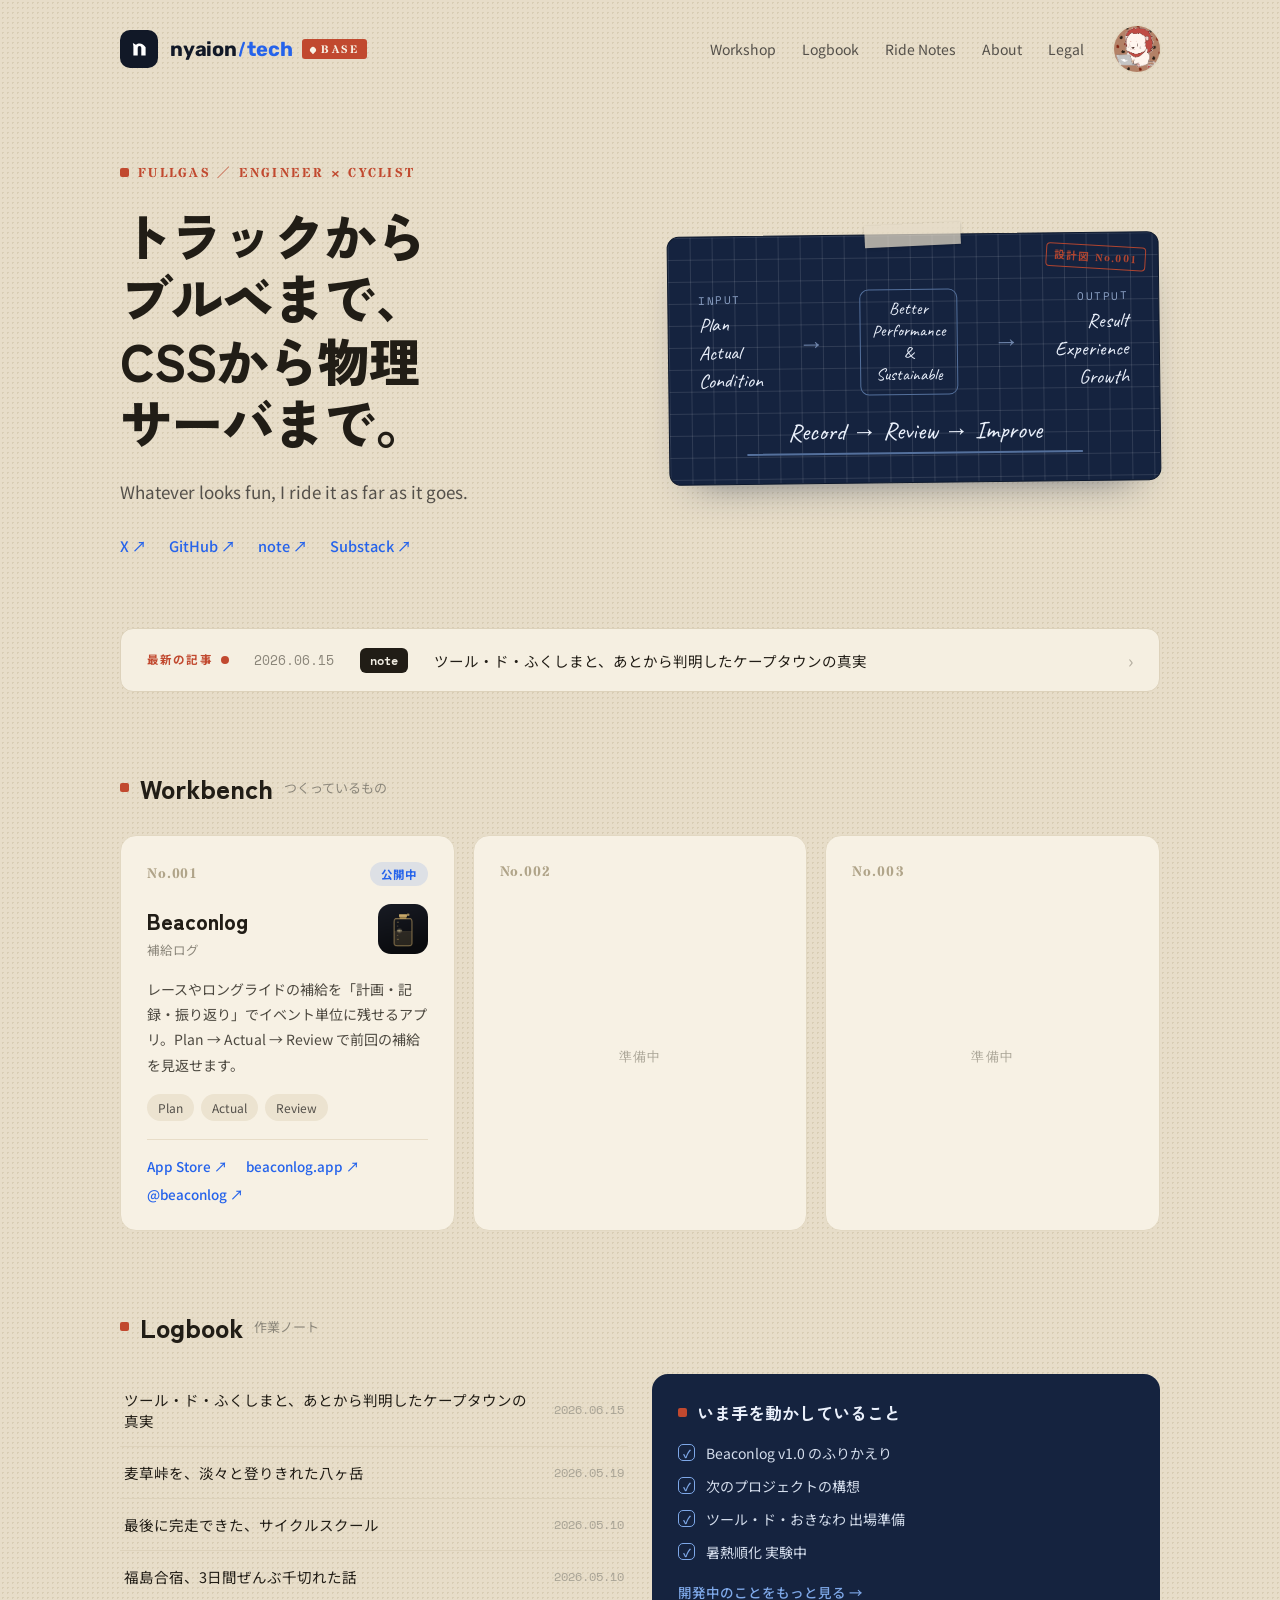
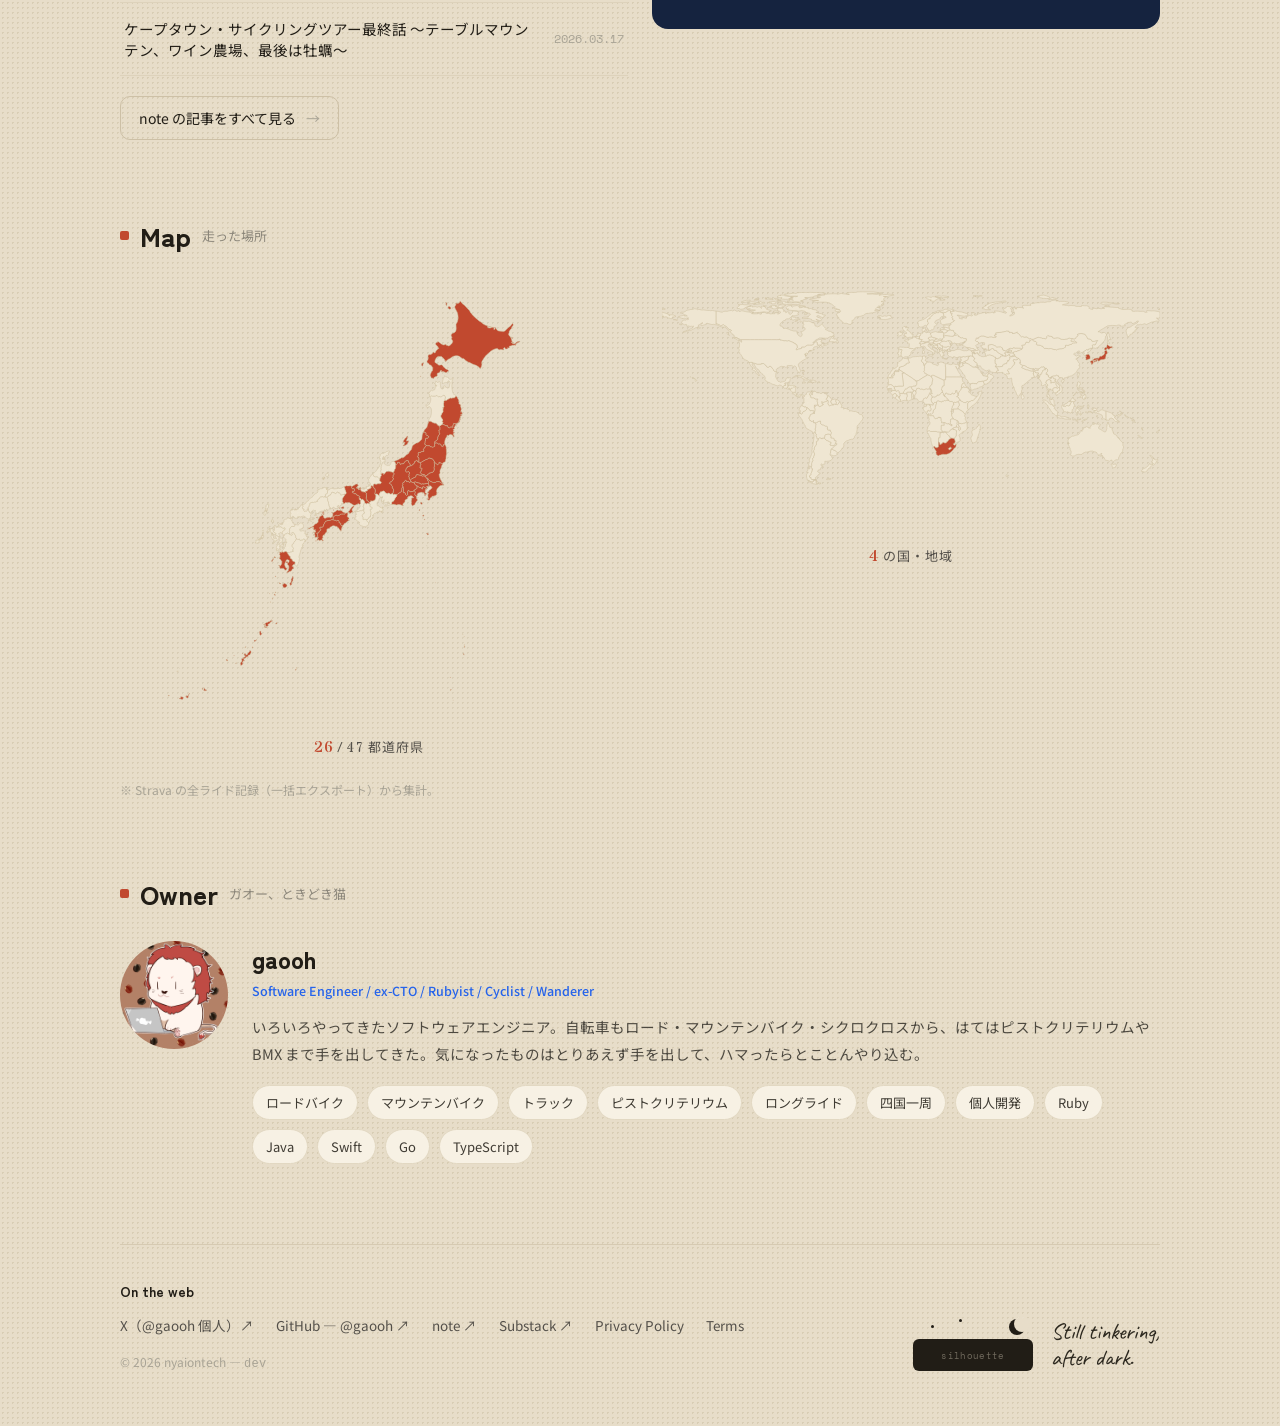
<file: index.html>
<!DOCTYPE html>
<html lang="ja">
<head>
<meta charset="utf-8">
<meta name="viewport" content="width=device-width, initial-scale=1">
<title>nyaiontech</title>
<meta name="description" content="個人開発の屋号 nyaiontech のポータル。つくり手 gaooh と、制作中のプロジェクト（Beaconlog ほか）について。">
<link rel="canonical" href="https://nyaion.tech/">
<!-- OGP / SNS（共有画像は brand/ogp.html から再生成。手順は brand/README.md） -->
<meta property="og:type" content="website">
<meta property="og:url" content="https://nyaion.tech/">
<meta property="og:site_name" content="nyaiontech">
<meta property="og:title" content="nyaiontech">
<meta property="og:description" content="個人開発の屋号 nyaiontech のポータル。つくり手 gaooh と制作中のプロジェクトについて。">
<meta property="og:locale" content="ja_JP">
<meta property="og:image" content="https://nyaion.tech/brand/ogp.png">
<meta property="og:image:width" content="1200">
<meta property="og:image:height" content="630">
<meta property="og:image:alt" content="nyaion/tech ロゴ">
<meta name="twitter:card" content="summary_large_image">
<meta name="twitter:site" content="@gaooh">
<meta name="twitter:creator" content="@gaooh">
<meta name="twitter:image" content="https://nyaion.tech/brand/ogp.png">
<!-- favicon: モノグラム n（耳欠けマーク・01案） -->
<link rel="icon" href="data:image/svg+xml,%3Csvg xmlns='http://www.w3.org/2000/svg' viewBox='0 0 64 64'%3E%3Crect width='64' height='64' rx='16' fill='%23111827'/%3E%3Cpath d='M15 49 L15 23 L13.5 14 L22 19 C30 12 42 14 49 26 L49 49 L37 49 L37 27 A5 5 0 0 0 27 27 L27 49 Z' fill='%23fff'/%3E%3C/svg%3E">
<link rel="preconnect" href="https://fonts.googleapis.com">
<link rel="preconnect" href="https://fonts.gstatic.com" crossorigin>
<link href="https://fonts.googleapis.com/css2?family=Caveat:wght@400;600;700&family=Noto+Sans+JP:wght@400;500;700&family=Rubik:wght@500;600;700&family=Space+Grotesk:wght@400;500;600;700&family=Space+Mono:wght@400;700&family=Stardos+Stencil:wght@400;700&family=Zen+Kaku+Gothic+New:wght@500;700;900&display=swap" rel="stylesheet">
<link rel="stylesheet" href="./styles.css?v=2026061704">
</head>
<body>
<div class="wrap">

  <!-- ============ HEADER ============ -->
  <header class="site-header">
    <div class="brand">
      <div class="monogram" aria-hidden="true">
        <svg class="monogram-mark" viewBox="0 0 64 64"><path d="M15 49 L15 23 L13.5 14 L22 19 C30 12 42 14 49 26 L49 49 L37 49 L37 27 A5 5 0 0 0 27 27 L27 49 Z" fill="#fff"/></svg>
      </div>
      <div class="wordmark-row">
        <div class="wordmark"><span class="w-nyaion">nyaion</span><svg class="w-slash" viewBox="0 0 20 44" aria-hidden="true"><path d="M14 7 Q8 23 5 37" fill="none" stroke="#2563EB" stroke-width="5.5" stroke-linecap="round"/></svg><span class="w-tech">tech</span></div>
        <div class="base-tag">BASE</div>
      </div>
    </div>
    <div class="header-right">
      <nav class="nav" aria-label="メインナビゲーション">
        <a href="#projects">Workshop</a>
        <a href="#notes">Logbook</a>
        <a href="#map">Ride Notes</a>
        <a href="#about">About</a>
        <a href="./legal/">Legal</a>
      </nav>
      <a class="nav-avatar" href="#about" aria-label="Owner（gaooh）のプロフィールへ">
        <img class="nav-avatar-img" src="./brand/owner-avatar.png" alt="gaooh のプロフィール画像" width="46" height="46" loading="lazy" decoding="async">
      </a>
    </div>
  </header>

  <!-- ============ HERO ============ -->
  <section class="hero">
    <div>
      <div class="eyebrow"><span class="stamp-sq" aria-hidden="true"></span><span class="label">FULLGAS ／ ENGINEER × CYCLIST</span></div>
      <h1><span class="h1-line">トラックからブルベまで、</span><span class="h1-line">CSSから物理サーバまで。</span></h1>
      <p class="tagline" lang="en">Whatever looks fun, I ride it as far as it goes.</p>
      <div class="social-row">
        <a href="https://x.com/gaooh">X ↗</a>
        <a href="https://github.com/gaooh">GitHub ↗</a>
        <a href="https://note.com/gaooh">note ↗</a>
        <a href="https://gaooh.substack.com/">Substack ↗</a>
      </div>
    </div>
    <!-- blueprint diagram（青写真の設計図） -->
    <div class="blueprint" aria-hidden="true">
      <div class="bp-tape"></div>
      <div class="bp-stamp">設計図 No.001</div>
      <div class="bp-row">
        <div class="bp-col"><div class="bp-cap">INPUT</div>Plan<br>Actual<br>Condition</div>
        <div class="bp-arrow">→</div>
        <div class="bp-box">Better<br>Performance<br>&amp;<br>Sustainable</div>
        <div class="bp-arrow">→</div>
        <div class="bp-col right"><div class="bp-cap">OUTPUT</div>Result<br>Experience<br>Growth</div>
      </div>
      <div class="bp-flow">
        <div class="bp-flow-text">Record → Review → Improve</div>
        <div class="bp-flow-rule"></div>
      </div>
    </div>
  </section>

  <!-- ============ LATEST UPDATE ============ -->
  <a class="update-bar" href="https://note.com/gaooh/n/n41ccbc058345">
    <span class="ub-tag">最新の記事 <span class="dot" aria-hidden="true"></span></span>
    <span class="ub-date">2026.06.15</span>
    <span class="ub-no">note</span>
    <span class="ub-title">ツール・ド・ふくしまと、あとから判明したケープタウンの真実</span>
    <span class="ub-chevron" aria-hidden="true">›</span>
  </a>

  <!-- ============ WORKSHOP / Workbench ============ -->
  <section class="section" id="projects">
    <div class="section-head"><span class="stamp-sq" aria-hidden="true"></span><h2>Workbench</h2><span class="sub">つくっているもの</span></div>
    <div class="cards">

      <!-- No.001 Beaconlog -->
      <div class="card">
        <div class="card-top">
          <span class="card-no">No.001</span>
          <span class="badge badge--published">公開中</span>
        </div>
        <div class="card-title-row">
          <div><h3>Beaconlog</h3><div class="card-cat">補給ログ</div></div>
          <img class="card-icon slot--rounded" src="brand/beaconlog-icon.png" width="50" height="50" alt="Beaconlog アイコン" loading="lazy">
        </div>
        <p>レースやロングライドの補給を「計画・記録・振り返り」でイベント単位に残せるアプリ。Plan → Actual → Review で前回の補給を見返せます。</p>
        <div class="tag-chips">
          <span class="chip">Plan</span>
          <span class="chip">Actual</span>
          <span class="chip">Review</span>
        </div>
        <div class="card-links">
          <div class="links-row">
            <a href="https://apps.apple.com/jp/app/beaconlog/id6777063659">App Store ↗</a>
            <a href="https://beaconlog.app">beaconlog.app ↗</a>
          </div>
          <a href="https://x.com/beaconlog">@beaconlog ↗</a>
        </div>
      </div>

      <!-- No.002 （未公開・準備中） -->
      <div class="card card--empty">
        <div class="card-top">
          <span class="card-no">No.002</span>
        </div>
        <div class="card-empty-body" aria-label="準備中">準備中</div>
      </div>

      <!-- No.003 （未公開・準備中） -->
      <div class="card card--empty">
        <div class="card-top">
          <span class="card-no">No.003</span>
        </div>
        <div class="card-empty-body" aria-label="準備中">準備中</div>
      </div>

    </div>
  </section>

  <!-- ============ LOGBOOK ============ -->
  <section class="section" id="notes">
    <div class="section-head"><span class="stamp-sq" aria-hidden="true"></span><h2>Logbook</h2><span class="sub">作業ノート</span></div>
    <div class="notes-grid">
      <div class="notes-list">
        <div class="note-rows">
          <a class="note-row" href="https://note.com/gaooh/n/n41ccbc058345"><span class="n-title">ツール・ド・ふくしまと、あとから判明したケープタウンの真実</span><span class="n-date">2026.06.15</span></a>
          <a class="note-row" href="https://note.com/gaooh/n/ndac8acfd66a0"><span class="n-title">麦草峠を、淡々と登りきれた八ヶ岳</span><span class="n-date">2026.05.19</span></a>
          <a class="note-row" href="https://note.com/gaooh/n/n5ac7120cb052"><span class="n-title">最後に完走できた、サイクルスクール</span><span class="n-date">2026.05.10</span></a>
          <a class="note-row" href="https://note.com/gaooh/n/nce751e5afb82"><span class="n-title">福島合宿、3日間ぜんぶ千切れた話</span><span class="n-date">2026.05.10</span></a>
          <a class="note-row" href="https://note.com/gaooh/n/n3f43e0e1ef8e"><span class="n-title">ケープタウン・サイクリングツアー最終話 〜テーブルマウンテン、ワイン農場、最後は牡蠣〜</span><span class="n-date">2026.03.17</span></a>
        </div>
        <a class="ghost-btn" href="https://note.com/gaooh">note の記事をすべて見る <span class="arrow" aria-hidden="true">→</span></a>
      </div>
      <div class="now-panel">
        <div class="now-head"><span class="stamp-sq" aria-hidden="true"></span><div class="now-title">いま手を動かしていること</div></div>
        <div class="now-list">
          <div class="now-item"><span class="now-check" aria-hidden="true">✓</span>Beaconlog v1.0 のふりかえり</div>
          <div class="now-item"><span class="now-check" aria-hidden="true">✓</span>次のプロジェクトの構想</div>
          <div class="now-item"><span class="now-check" aria-hidden="true">✓</span>ツール・ド・おきなわ 出場準備</div>
          <div class="now-item"><span class="now-check" aria-hidden="true">✓</span>暑熱順化 実験中</div>
        </div>
        <a class="now-more" href="#">開発中のことをもっと見る →</a>
      </div>
    </div>
  </section>

  <!-- ============ MAP / 走った場所 ============ -->
  <section class="section" id="map">
    <div class="section-head"><span class="stamp-sq" aria-hidden="true"></span><h2>Map</h2><span class="sub">走った場所</span></div>
    <div class="maps">
      <figure class="map-fig">
        <div class="map-wrap"><svg class="map-svg" viewBox="0 0 600.0 612.9" role="img" aria-label="自転車で走った都道府県の日本地図" xmlns="http://www.w3.org/2000/svg"><path id="JP-01" class="on" d="M469.21 61.08L469.54 61.23L470.51 61.24L470.91 61.33L470.15 61.57L469.21 61.39L467.44 60.81L467.52 60.62L467.92 60.61L468.42 60.69L468.89 60.85L469.21 61.08ZM509.3 81.18L509.57 81.21L510.28 81.41L510.53 81.54L510.4 81.78L510.22 81.87L509.74 81.88L509.52 81.99L509.15 82.49L508.86 82.6L508.04 82.77L507.84 82.88L507.52 83.19L507.28 83.25L506.65 83.14L506.34 83.2L506.17 83.37L506.05 83.6L505.85 83.87L505.28 84.37L505.12 84.58L504.99 84.86L504.8 85.51L504.68 85.81L504.55 86.01L503.94 86.72L504.23 86.88L503.98 86.94L503.55 86.9L503.11 86.79L502.55 86.48L502.19 86.53L501.52 86.72L499.34 86.76L498.86 86.98L498.39 87.38L497.81 87.6L496.16 87.83L495.82 87.94L495.55 88.15L495.41 88.51L495.49 88.98L495.76 89.08L496.12 89.07L496.46 89.21L496.26 89.44L496.05 89.55L495.24 89.62L495.17 89.73L495.14 89.9L494.98 90.12L494.48 90.39L493.96 90.42L492.92 90.12L493.33 90.75L493.45 91.04L493.36 91.38L493.16 91.55L492.86 91.64L491.44 91.85L490.71 91.82L490.05 91.58L489.47 91.09L489.44 90.84L489.5 90.51L489.43 90.23L489.03 90.12L488.79 90.1L488.65 90.07L488.54 90.06L488.38 90.12L488.23 90.24L488.0 90.58L487.85 90.65L487.66 90.79L487.44 91.12L487.27 91.51L487.19 91.82L487.32 92.19L487.62 92.47L487.96 92.72L488.22 92.98L487.33 93.26L484.27 92.61L482.61 92.74L482.05 93.02L481.39 92.92L479.8 92.42L479.62 92.28L479.42 92.07L479.33 91.85L479.25 91.55L479.1 91.29L478.83 91.18L478.35 91.21L475.35 91.9L472.33 93.19L468.99 95.34L466.93 97.61L463.69 100.12L462.33 101.63L459.6 105.49L457.48 109.04L457.11 110.13L456.96 111.37L457.21 112.85L457.24 113.44L457.2 113.98L457.09 114.57L456.5 116.69L456.26 117.22L455.69 117.71L455.42 118.88L455.18 119.24L454.84 119.13L454.35 118.77L453.91 118.36L453.71 118.09L453.5 117.61L453.01 117.09L452.47 116.63L449.14 114.61L444.81 113.23L440.28 110.83L438.43 110.28L434.59 107.8L433.33 106.62L432.17 105.37L429.91 105.08L428.16 104.05L426.98 102.79L426.63 102.61L426.18 102.5L424.65 101.72L422.7 101.26L420.78 101.3L418.92 101.68L416.31 102.64L412.77 105.15L412.17 105.4L411.75 105.77L411.5 105.85L411.24 105.88L410.99 105.95L410.76 106.06L409.1 107.14L408.71 107.52L407.5 109.12L407.16 109.41L406.92 109.5L406.66 109.55L406.39 109.52L406.12 109.41L405.98 109.27L405.79 109.02L405.68 108.79L405.77 108.68L406.62 108.84L406.8 108.78L406.86 108.5L406.6 108.32L406.01 108.15L405.57 107.84L405.39 107.64L405.26 107.44L405.03 106.38L401.44 102.65L400.42 102.26L399.92 102.24L398.52 102.45L396.98 102.22L396.44 102.26L395.52 102.64L394.65 103.33L393.88 104.19L392.69 106.07L392.23 107.11L391.9 108.23L391.75 109.41L391.97 110.59L392.61 111.26L394.8 112.35L395.49 112.85L397.08 114.45L397.48 114.61L397.97 114.55L398.79 114.29L400.16 114.18L400.57 114.07L401.0 113.88L402.29 114.69L402.63 115.42L403.65 116.74L404.01 117.07L404.82 117.58L405.18 117.91L406.59 119.61L406.98 119.91L407.39 120.13L407.87 120.26L408.42 120.3L408.93 120.42L409.43 120.7L411.06 122.1L411.43 122.59L411.21 122.81L410.22 122.95L409.75 123.11L409.37 123.35L408.07 124.56L407.28 124.87L406.29 124.61L404.45 123.67L403.37 123.34L402.32 123.35L401.36 123.88L400.89 124.0L400.68 123.62L400.86 123.25L401.19 123.01L401.43 122.74L401.3 122.28L400.91 121.94L400.39 121.8L399.87 121.87L399.46 122.18L399.24 122.65L398.91 123.76L398.66 124.24L397.39 124.86L397.18 125.05L396.93 125.22L395.79 125.52L395.42 125.68L395.0 126.63L395.21 128.74L394.98 129.6L394.3 130.06L391.6 130.86L391.28 131.11L390.88 131.52L390.55 132.02L390.42 132.56L390.19 132.98L389.68 132.91L388.66 132.46L388.43 132.47L388.07 132.62L387.86 132.66L387.61 132.57L387.06 132.19L386.83 132.1L386.53 131.9L386.32 131.41L386.01 130.33L385.36 128.82L385.28 128.27L385.38 127.71L385.79 126.89L386.13 125.26L387.24 123.61L387.49 122.56L387.59 122.44L388.06 122.49L388.24 122.46L388.43 122.21L388.49 121.97L388.53 121.39L388.51 121.23L388.38 121.01L388.37 120.86L388.45 120.73L388.61 120.62L388.82 120.5L388.87 120.19L388.88 119.77L388.97 119.61L388.83 119.2L388.71 118.7L388.68 118.21L388.82 117.81L388.11 117.07L387.02 115.27L386.31 114.61L384.16 113.74L383.77 113.28L383.75 113.17L383.64 113.04L383.22 112.28L383.02 112.15L382.36 111.92L381.39 111.21L381.16 110.92L380.95 110.29L380.73 109.25L380.84 108.74L381.1 108.21L381.99 106.87L382.22 106.3L382.49 105.12L382.48 103.95L382.13 102.0L382.36 101.01L383.08 100.06L383.94 99.7L386.01 99.58L386.53 99.47L386.87 99.26L387.76 98.22L387.97 98.08L388.19 98.01L388.45 97.98L388.63 97.87L388.81 97.62L389.35 96.6L389.64 96.23L390.01 96.12L390.49 96.46L390.98 97.2L391.3 97.51L391.75 97.61L392.21 97.29L392.36 96.67L392.4 96.08L392.55 95.81L392.94 95.61L393.26 95.11L393.8 94.05L394.14 93.67L395.6 92.35L396.5 91.8L396.88 91.38L397.01 90.88L396.79 90.5L396.47 90.09L396.31 89.49L396.16 89.12L395.13 87.78L394.42 87.1L393.6 86.51L392.96 85.79L392.77 84.74L393.43 82.8L394.49 82.81L395.01 82.71L395.42 82.44L395.53 82.21L395.6 81.93L395.68 81.68L395.86 81.54L396.15 81.57L396.42 81.76L396.65 81.97L396.82 82.07L397.18 82.21L399.02 83.42L399.4 83.75L400.05 84.49L400.48 84.8L402.03 85.45L402.24 85.66L402.56 86.05L402.77 86.18L403.07 86.26L405.27 85.96L406.89 85.36L407.38 85.31L407.62 85.44L407.4 85.79L407.24 86.25L407.61 86.72L407.84 86.79L408.64 86.88L409.52 87.21L410.05 87.31L410.5 87.55L410.77 87.61L411.16 87.59L411.45 87.53L412.02 87.25L413.66 86.14L415.09 84.74L415.66 83.98L416.21 82.99L416.57 81.85L416.57 80.65L416.29 79.95L415.09 78.31L414.85 77.62L414.91 77.11L415.17 76.66L415.53 76.18L415.13 75.16L414.94 74.91L415.01 74.42L414.51 73.28L414.37 72.69L414.51 72.2L414.82 71.57L415.39 70.64L415.76 70.32L416.25 70.04L416.74 69.83L417.66 69.7L418.07 69.57L418.46 69.34L419.67 68.45L420.34 67.74L420.87 66.82L421.26 65.62L421.44 64.55L421.5 63.46L421.19 57.98L421.41 57.04L423.16 54.14L424.11 49.63L424.2 48.46L423.93 45.24L423.29 42.11L422.61 40.29L419.71 34.83L419.46 33.73L419.65 32.57L419.78 32.39L420.21 31.93L420.38 31.68L420.48 31.4L420.53 31.15L420.59 30.92L421.05 30.23L421.07 29.8L420.84 28.98L420.79 28.57L420.84 28.14L421.03 27.72L421.41 27.37L421.66 27.53L421.79 27.74L421.85 28.02L421.86 28.37L421.97 28.63L422.24 28.63L422.74 28.46L423.73 28.35L424.78 28.1L425.52 27.64L425.75 27.57L425.9 27.43L425.94 27.12L425.94 26.76L425.97 26.5L426.3 26.07L426.85 25.67L427.39 25.55L427.72 25.81L428.09 26.58L428.3 26.9L428.61 27.03L428.95 27.23L429.79 28.63L430.64 29.41L432.5 30.62L433.31 31.31L440.13 38.64L441.73 41.63L442.09 42.15L442.84 42.6L443.87 44.17L448.02 48.32L448.71 48.65L449.6 49.9L450.92 50.73L452.54 52.24L454.38 53.54L454.82 53.66L455.16 53.82L455.97 54.61L456.36 54.91L457.29 55.12L457.53 55.26L457.9 56.04L457.91 56.17L458.5 56.78L458.68 56.92L461.84 58.61L466.64 60.26L466.64 60.44L464.9 60.25L464.58 60.44L464.68 60.61L465.19 61.08L465.31 61.25L465.61 62.24L465.82 62.12L465.91 62.05L466.22 62.33L466.49 62.49L466.78 62.58L469.92 62.62L470.09 62.69L470.7 62.07L471.07 61.81L471.41 61.71L473.99 61.83L474.71 62.14L475.11 62.43L475.1 62.52L474.83 62.58L474.44 62.77L474.15 63.11L473.69 64.38L474.39 64.66L474.7 64.68L475.01 64.54L475.23 64.28L475.47 63.89L475.66 63.45L475.74 63.05L476.04 62.29L476.63 62.09L477.07 62.39L476.91 63.13L477.18 63.91L477.39 64.24L477.72 64.38L477.91 64.57L478.26 65.43L478.45 65.62L478.64 65.71L479.56 66.33L479.9 66.48L480.65 66.7L483.65 67.16L487.3 67.43L488.32 67.24L489.24 66.71L491.73 64.31L493.66 62.32L493.9 62.01L495.41 61.17L496.43 60.23L496.82 60.1L497.18 59.83L498.22 58.11L499.07 57.4L499.49 56.95L499.68 56.43L499.77 56.29L499.97 56.17L500.17 56.19L500.35 56.7L500.73 57.3L500.85 57.58L500.83 58.71L500.35 59.68L499.08 61.17L498.84 61.71L498.63 62.98L498.44 63.39L496.49 65.58L495.95 66.43L495.48 67.36L495.13 68.31L495.34 68.79L495.21 69.32L494.97 69.82L494.77 70.4L494.46 70.78L494.39 71.08L494.41 71.42L494.46 71.62L495.34 73.37L495.65 73.77L497.03 75.09L497.3 75.45L497.54 75.9L497.71 76.42L497.76 76.99L497.83 77.2L498.15 77.45L498.26 77.87L498.52 78.51L499.09 80.71L499.54 81.71L500.27 82.6L501.29 83.32L500.61 83.42L499.27 82.38L498.64 82.25L498.44 82.45L498.39 82.75L498.52 83.02L498.86 83.14L499.25 83.21L499.61 83.38L499.73 83.56L499.38 83.67L499.75 84.07L500.38 84.36L501.08 84.52L502.9 84.68L503.4 84.9L503.94 85.31L504.04 84.99L503.86 84.79L503.6 84.58L503.5 84.22L503.64 84.04L504.45 83.41L505.33 82.52L505.6 82.34L506.16 82.21L506.44 82.07L506.58 81.9L506.65 81.71L506.77 81.53L507.03 81.37L507.34 81.32L508.35 81.37L508.53 81.32L508.81 81.06L508.94 81.0L509.08 81.03L509.17 81.09L509.24 81.15L509.3 81.18ZM376.04 111.01L376.38 111.32L376.16 111.84L375.44 112.81L375.29 113.5L375.27 114.13L375.19 114.73L374.87 115.3L374.04 116.01L373.84 115.93L373.62 115.72L373.49 115.44L373.55 115.14L373.44 114.91L373.39 114.68L373.39 114.15L373.34 113.93L373.13 113.6L373.09 113.34L373.16 112.86L373.37 112.36L373.65 111.96L373.97 111.74L374.22 111.72L374.69 111.59L374.94 111.56L375.2 111.47L375.82 111.08L376.04 111.01ZM499.53 75.81L500.24 76.26L500.58 76.55L500.63 76.81L500.36 76.95L499.54 77.14L499.38 77.33L499.23 77.65L498.93 77.77L498.71 77.66L498.79 77.25L499.03 77.0L499.69 76.73L499.97 76.53L497.19 75.27L499.01 75.61L499.53 75.81ZM481.03 66.71L481.18 66.71L481.05 66.71L481.03 66.71ZM414.15 34.63L414.33 35.01L414.18 35.27L413.92 35.52L413.79 35.87L413.67 35.99L412.89 36.49L412.53 36.53L412.19 36.45L411.04 35.82L410.36 35.28L409.95 34.68L410.26 34.17L410.16 34.01L410.05 33.74L409.97 33.64L410.72 32.86L410.99 32.75L411.49 32.62L412.18 32.83L412.89 33.24L413.42 33.73L414.15 34.63ZM408.27 27.37L408.62 27.57L408.72 28.04L408.41 30.72L408.21 31.48L407.91 32.21L407.77 31.86L407.78 31.72L407.91 31.5L407.37 30.57L407.12 29.99L407.02 29.44L407.16 28.19L407.06 27.9L406.43 27.03L406.59 26.92L406.73 26.89L406.84 26.93L406.94 27.04L407.0 27.15L407.28 27.63L407.57 27.65L407.9 27.48L408.27 27.37ZM372.28 129.82L372.39 129.9L372.47 130.05L372.31 130.29L371.69 130.57L371.59 130.47L371.5 130.11L371.5 129.92L371.58 129.78L371.75 129.77L371.91 129.82L372.28 129.82Z"/><path id="JP-02" d="M384.51 158.32L384.49 158.19L384.55 157.05L384.5 155.92L384.49 155.32L384.24 155.06L384.18 154.63L383.9 154.23L383.07 154.3L382.65 154.13L382.72 153.64L383.15 153.21L383.58 152.76L384.13 152.65L384.4 152.05L384.85 151.85L385.07 151.43L385.43 150.8L385.67 150.17L386.7 149.5L387.2 149.55L387.75 149.98L388.02 150.11L388.34 150.1L388.72 149.97L389.03 149.66L389.96 149.01L390.41 149.22L390.87 149.09L391.24 148.77L391.52 148.33L392.07 146.73L392.34 145.1L392.49 144.63L392.47 144.0L392.56 143.45L392.61 142.72L392.68 142.72L393.02 143.31L393.21 143.49L393.48 143.63L393.63 143.8L393.91 143.75L393.77 143.12L393.63 142.88L393.79 142.71L393.98 142.67L394.21 142.74L394.45 142.77L394.38 142.55L394.26 142.41L393.84 142.44L393.6 142.44L393.23 142.43L393.09 142.29L393.01 142.14L392.87 142.25L392.72 142.37L392.66 142.26L392.63 141.6L392.61 141.28L392.15 140.54L391.75 140.33L391.39 140.28L391.03 140.22L390.97 139.95L391.2 139.82L391.75 139.78L392.23 139.88L392.58 139.53L392.77 138.95L392.85 138.45L392.75 138.19L392.79 137.91L392.85 137.26L393.02 137.01L392.96 136.69L393.05 136.51L393.41 136.82L393.84 137.07L394.1 137.17L394.49 137.58L395.05 138.27L395.62 138.64L396.08 138.66L396.67 138.28L396.96 137.7L397.47 137.54L398.44 137.7L399.27 138.37L399.49 138.97L399.36 139.67L399.31 140.43L399.24 140.68L399.25 141.01L399.36 141.56L399.46 142.36L399.74 143.22L400.14 146.16L400.78 147.27L401.84 147.74L402.84 147.64L403.52 146.91L403.97 146.47L404.37 145.65L404.27 145.47L404.21 145.17L404.29 144.98L404.38 144.88L404.2 144.82L404.01 144.88L403.87 144.81L403.73 144.67L403.91 144.58L404.17 144.56L404.13 144.35L404.17 144.17L404.38 144.01L404.33 143.85L404.4 143.73L404.62 143.24L404.76 143.16L405.06 143.21L405.31 143.54L405.83 143.59L406.04 143.68L406.24 144.02L406.42 144.23L406.74 144.49L406.75 144.64L406.71 144.7L406.7 144.71L406.64 144.85L406.61 145.06L406.71 145.12L406.95 145.15L407.38 145.28L407.89 145.57L408.15 145.66L408.39 145.62L408.6 145.77L408.73 146.04L408.94 146.4L409.13 146.53L409.53 146.76L409.85 146.75L410.3 146.6L410.65 146.27L411.11 145.76L411.99 143.77L412.21 143.03L412.33 141.28L412.45 140.88L412.42 140.65L412.55 140.34L412.79 140.15L412.98 139.88L413.1 139.39L412.94 138.61L412.63 137.93L412.19 137.23L411.56 136.54L411.07 136.21L410.6 136.18L410.41 136.56L410.27 136.78L410.08 137.01L410.09 137.11L410.23 137.14L410.35 136.95L410.49 136.8L410.55 136.75L410.55 136.84L410.51 136.97L410.29 137.28L409.57 137.85L409.17 137.96L408.69 138.31L408.39 138.67L407.87 138.59L407.26 138.33L406.97 138.4L406.66 138.32L406.35 138.49L405.99 138.92L405.17 138.91L404.8 139.17L404.47 139.1L404.2 139.16L403.47 139.63L403.17 140.09L402.82 140.09L402.12 139.66L402.11 138.63L402.12 138.33L402.39 138.05L402.53 137.31L402.44 136.87L402.71 136.18L402.84 135.54L402.93 135.06L402.92 134.85L403.18 134.64L403.36 133.93L403.44 133.33L403.65 132.53L404.0 132.22L404.65 131.25L404.96 131.02L405.02 130.9L405.15 130.38L405.12 130.06L404.99 129.77L405.08 129.67L405.15 129.39L405.29 129.18L405.58 129.53L406.09 129.83L406.38 130.16L406.67 130.46L406.99 130.63L407.21 130.74L407.6 130.81L408.54 130.89L409.45 131.34L410.21 132.14L410.56 132.56L411.0 132.86L411.09 133.08L411.32 133.34L412.19 133.85L413.06 134.23L413.96 134.23L414.62 134.05L415.33 133.72L415.94 133.26L416.39 132.85L416.75 132.53L417.01 132.22L417.08 132.33L417.15 132.5L417.01 132.66L417.07 132.91L417.04 133.0L416.87 133.1L416.91 133.22L417.0 133.32L416.95 133.6L416.68 133.89L416.57 134.28L416.4 134.83L416.22 135.28L415.91 136.75L415.81 137.42L415.8 137.69L415.52 139.24L415.6 139.84L415.68 140.1L415.6 140.4L415.6 140.76L415.64 141.05L415.42 142.65L415.46 144.03L415.51 145.16L415.57 145.48L415.83 148.22L416.21 150.59L416.52 152.04L417.22 154.04L417.48 154.55L417.68 154.85L418.28 155.49L418.55 155.66L418.89 155.66L419.13 155.45L419.48 155.38L419.62 155.62L419.77 155.9L420.51 156.44L421.74 157.76L421.6 157.83L419.74 158.9L419.54 159.18L419.44 159.46L419.37 159.71L419.26 159.93L419.0 160.15L418.65 160.23L418.09 160.16L417.29 159.91L416.88 159.94L416.37 160.09L415.35 160.51L414.79 160.65L414.33 160.58L414.12 160.39L413.89 160.26L413.63 160.25L412.32 160.8L409.02 162.67L407.69 163.82L407.43 163.96L407.18 164.01L406.9 163.93L406.59 163.8L405.56 163.16L405.72 162.44L405.73 162.07L405.77 161.76L405.93 161.2L406.03 160.69L406.1 160.45L406.23 160.21L406.34 159.91L406.37 159.59L406.28 158.81L406.14 158.56L406.0 158.4L405.79 158.23L405.84 158.16L405.9 158.05L405.99 157.94L406.04 157.79L406.04 157.66L406.0 157.53L405.94 157.42L405.87 157.31L405.65 157.12L405.32 156.94L404.33 156.57L403.93 156.49L403.26 156.68L402.97 156.96L402.6 157.46L402.31 157.67L401.76 157.88L401.08 158.42L400.76 158.43L400.48 158.47L399.89 158.72L399.6 158.78L399.29 158.77L398.95 158.59L398.72 158.5L398.41 158.43L398.02 158.47L397.71 158.63L397.52 158.79L397.38 158.88L397.02 158.77L395.87 157.92L395.01 157.53L394.92 157.29L394.77 157.08L394.48 156.98L393.96 157.0L393.39 157.19L392.77 157.63L392.16 157.86L388.33 157.82L387.76 157.67L387.42 157.52L387.03 157.42L386.69 157.48L386.24 157.82L385.98 158.06L385.63 158.26L385.32 158.22L384.52 158.32L384.51 158.32Z"/><path id="JP-03" class="on" d="M421.74 157.76L421.95 157.99L422.55 158.75L422.7 159.25L423.08 159.51L423.29 159.88L423.4 160.16L423.7 160.81L423.76 160.98L423.82 161.29L423.98 161.52L424.36 161.96L424.94 162.97L425.19 163.63L425.02 163.93L424.81 164.02L424.61 164.23L424.5 164.49L424.57 164.73L424.84 164.94L425.42 165.16L425.68 165.35L425.94 165.89L425.7 166.2L425.3 166.52L425.09 167.05L425.2 167.68L425.46 168.09L426.85 169.29L427.08 169.41L427.31 169.48L427.49 169.61L427.61 170.17L427.71 170.45L427.75 170.73L427.65 170.99L427.39 171.31L427.33 171.49L427.56 171.96L427.7 172.17L427.84 172.34L427.97 172.57L428.05 173.37L428.11 173.71L428.62 175.32L428.68 175.45L428.66 175.59L428.72 175.77L428.76 175.97L428.68 176.17L428.44 176.42L428.38 176.55L428.23 177.16L428.16 178.32L428.11 178.7L427.82 179.28L427.72 179.65L427.85 179.99L428.84 179.02L429.35 178.94L429.24 179.18L429.19 179.35L429.23 179.5L429.35 179.65L429.16 180.09L429.23 180.36L429.84 180.92L429.95 181.0L430.03 181.09L430.08 181.25L430.06 181.5L429.96 181.61L429.84 181.69L429.79 181.88L429.65 181.97L428.9 182.85L428.56 183.06L427.85 183.31L427.56 183.58L427.95 184.04L428.49 183.99L428.98 183.62L429.19 183.14L429.35 182.98L429.66 183.16L429.82 183.44L429.56 183.58L429.43 183.74L429.39 184.12L429.39 184.54L429.25 184.72L428.8 184.76L428.6 184.81L428.39 184.79L428.16 184.84L427.96 184.99L427.5 185.39L427.26 185.56L427.8 185.81L427.57 186.16L427.01 186.57L426.54 186.98L426.96 187.13L427.43 186.98L427.87 186.71L428.16 186.45L428.22 187.07L427.79 187.45L426.75 187.91L426.92 188.02L427.05 188.2L427.13 188.42L426.95 188.41L426.58 188.44L426.41 188.42L426.39 188.76L426.41 189.12L427.1 189.14L427.44 189.09L427.43 189.12L427.48 189.65L427.07 190.07L426.47 190.27L425.97 190.19L426.04 190.58L426.29 190.73L426.99 190.72L426.77 191.17L426.33 191.44L425.77 191.58L425.22 191.63L425.59 191.99L426.62 192.74L426.71 193.05L426.22 193.26L425.05 192.88L424.65 193.23L425.57 193.69L425.83 193.96L425.58 194.06L425.32 194.11L425.06 194.13L424.78 194.12L424.78 194.32L425.01 194.44L425.32 194.68L425.48 194.92L425.3 195.03L424.42 194.83L423.57 194.95L423.12 194.92L422.74 194.65L422.75 195.03L422.86 195.33L423.03 195.61L423.18 195.92L422.93 195.88L422.72 195.92L422.43 196.27L422.75 196.38L422.87 196.63L422.79 196.87L422.51 196.99L422.23 196.89L421.95 196.65L421.71 196.36L421.57 196.1L421.85 195.97L422.01 195.72L421.09 195.68L420.82 195.98L420.86 196.45L420.72 196.39L419.9 196.22L419.31 195.97L418.71 195.86L418.17 195.87L417.85 195.95L417.55 196.2L417.48 196.55L417.48 196.97L417.51 197.36L417.51 197.65L417.46 197.91L417.36 198.09L417.22 198.29L417.04 198.47L416.89 198.68L416.8 198.92L416.79 199.16L416.82 199.43L416.78 199.96L416.8 200.19L416.76 200.39L416.64 200.57L416.07 201.11L415.86 201.2L414.76 200.69L414.3 200.59L414.02 200.48L413.77 200.55L413.64 200.7L413.52 200.9L413.34 201.06L412.73 201.38L412.53 201.53L412.21 201.9L412.04 202.01L411.81 202.02L411.02 201.5L410.27 201.18L410.0 200.85L409.58 200.23L409.55 200.0L409.67 199.78L409.99 199.53L410.06 199.44L410.08 199.33L409.9 199.16L409.56 199.0L408.73 198.91L407.26 198.91L406.99 198.86L406.64 198.72L405.15 197.84L403.2 196.99L401.99 196.86L402.31 195.5L402.76 194.58L402.82 194.33L402.74 194.03L402.55 193.83L402.27 193.63L401.97 193.35L401.81 193.02L401.77 192.65L401.85 192.27L402.08 191.74L402.32 191.5L402.56 191.36L402.73 191.22L402.77 191.04L402.66 190.85L402.48 190.69L402.3 190.49L402.2 190.23L402.21 189.86L402.14 189.57L402.01 189.32L401.82 189.14L401.39 188.84L401.2 188.66L401.09 188.46L400.86 188.15L400.7 187.98L400.57 187.71L400.38 186.88L399.95 186.02L399.87 185.67L399.82 185.37L400.2 184.24L401.02 182.75L401.34 181.8L401.55 181.34L401.75 180.99L402.66 179.98L402.99 179.39L403.08 179.13L403.15 178.81L403.13 178.33L403.04 177.94L402.87 177.52L402.65 176.83L402.8 176.43L402.95 176.15L403.27 175.64L403.38 175.39L403.42 175.14L403.21 174.88L402.72 174.5L402.56 174.28L402.49 173.98L402.5 173.69L402.55 173.42L402.74 173.16L402.96 173.03L403.21 172.95L403.51 172.95L403.77 172.99L404.01 173.0L404.23 172.9L404.37 172.69L404.34 172.36L404.04 171.57L403.92 171.12L403.83 170.61L403.81 170.39L403.77 170.11L403.73 168.49L403.67 168.12L403.67 167.79L403.75 167.51L403.94 167.12L404.06 166.81L404.05 166.46L404.08 166.06L404.15 165.82L404.18 165.6L404.13 165.36L404.07 165.13L404.04 164.81L404.37 164.26L404.67 163.87L405.15 163.54L405.56 163.16L406.59 163.8L406.9 163.93L407.18 164.01L407.43 163.96L407.69 163.82L409.02 162.67L412.32 160.8L413.63 160.25L413.89 160.26L414.12 160.39L414.33 160.58L414.79 160.65L415.35 160.51L416.37 160.09L416.88 159.94L417.29 159.91L418.09 160.16L418.65 160.23L419.0 160.15L419.26 159.93L419.37 159.71L419.44 159.46L419.54 159.18L419.74 158.9L421.6 157.83L421.74 157.76Z"/><path id="JP-04" class="on" d="M420.86 196.45L420.87 196.51L420.97 197.61L421.47 198.92L421.58 199.46L421.12 199.14L421.06 199.01L420.98 198.66L420.9 198.51L420.79 198.44L420.68 198.48L420.54 198.55L420.38 198.59L419.97 198.59L419.75 198.67L419.67 198.91L419.65 199.4L419.7 199.9L419.77 200.14L419.72 200.31L419.43 200.64L418.51 201.32L418.32 201.65L418.54 201.77L418.69 201.96L418.91 202.36L419.29 202.67L419.41 202.94L419.28 203.33L419.14 203.44L419.02 203.36L418.91 203.24L418.77 203.23L418.67 203.32L418.4 203.69L418.2 203.83L417.67 204.01L417.44 204.14L417.07 204.43L417.07 204.59L417.3 204.85L417.54 204.97L418.55 205.03L418.61 205.2L418.46 205.57L418.24 205.93L418.1 206.1L417.15 206.83L417.49 207.15L417.84 207.55L418.17 207.73L418.48 207.36L418.76 207.77L418.88 208.15L418.87 208.58L418.77 209.13L418.54 209.06L418.38 208.91L418.26 208.69L418.17 208.43L417.87 209.41L417.75 209.66L417.87 209.74L417.93 209.82L417.96 209.92L418.03 210.03L417.49 210.19L417.25 210.32L417.22 210.48L417.37 210.77L417.36 210.99L417.38 211.21L417.59 211.46L417.84 211.26L418.25 211.19L418.66 211.3L418.91 211.64L418.59 211.51L418.29 211.5L418.05 211.64L417.88 211.99L418.4 212.29L418.49 212.82L418.5 213.39L418.77 213.79L418.66 213.98L418.4 214.7L418.25 214.63L417.67 214.05L417.53 213.97L417.21 213.96L417.07 213.88L417.0 213.69L417.07 213.53L417.16 213.39L417.15 213.25L416.95 213.05L416.26 212.72L416.38 212.55L416.57 211.99L416.32 211.76L416.13 211.75L415.94 211.82L415.67 211.83L415.42 211.75L415.2 211.63L414.72 211.19L414.28 211.01L413.67 211.04L412.06 211.4L411.48 211.62L411.02 212.0L410.83 212.62L410.89 213.22L410.78 213.26L410.4 213.25L410.31 213.09L409.97 211.99L409.78 212.12L409.6 212.17L409.41 212.13L409.24 211.99L408.85 212.27L408.53 212.64L408.3 213.1L408.19 213.61L408.39 213.5L408.63 213.47L408.84 213.55L408.93 213.79L408.87 213.99L408.7 214.13L408.48 214.25L408.27 214.41L407.51 215.29L406.88 216.28L406.43 217.23L405.55 220.39L405.4 221.49L405.42 222.59L405.7 224.5L405.71 224.55L405.57 224.55L404.53 224.61L404.24 224.73L404.03 224.91L403.99 225.14L404.04 225.66L404.04 225.9L403.99 226.63L403.92 226.93L403.74 227.13L403.39 227.25L402.39 227.26L402.32 227.32L402.53 227.54L402.41 227.67L402.09 227.67L401.42 227.5L400.6 226.93L400.44 226.7L400.35 226.49L400.31 226.27L400.35 225.67L400.27 225.33L400.06 225.01L399.68 224.73L399.26 224.64L398.88 224.44L398.03 224.2L396.8 224.47L396.61 224.47L396.39 224.42L396.11 224.2L395.76 223.63L395.52 223.36L395.21 223.17L394.38 222.86L394.08 222.89L393.28 223.08L392.58 223.09L391.49 222.61L391.65 220.89L391.76 220.5L392.04 220.2L392.33 220.07L393.1 219.98L393.44 219.89L393.83 219.63L394.21 219.3L394.58 218.7L395.16 218.04L395.37 217.71L395.55 217.11L395.62 216.7L395.64 216.25L395.6 215.29L395.75 214.7L395.88 214.33L396.06 213.98L396.49 213.37L396.69 212.99L396.91 212.35L397.35 211.79L397.55 211.62L397.71 211.38L397.99 210.48L398.25 209.87L398.31 209.53L398.19 209.16L398.02 208.94L397.83 208.73L397.68 208.43L397.61 208.0L397.59 206.87L397.48 206.43L397.24 205.84L397.17 205.53L397.17 205.22L397.31 204.93L397.55 204.88L397.89 204.94L398.18 204.9L398.38 204.74L398.55 204.47L398.65 204.16L398.7 203.78L398.67 203.15L398.72 202.58L398.76 202.47L398.92 202.19L398.96 201.97L398.92 201.72L398.47 201.07L398.08 200.24L397.34 199.32L397.13 198.69L397.37 198.89L397.67 198.95L398.09 198.94L399.47 198.49L400.62 197.77L400.94 197.47L401.26 197.24L401.45 197.07L401.99 196.86L403.2 196.99L405.15 197.84L406.64 198.72L406.99 198.86L407.26 198.91L408.73 198.91L409.56 199.0L409.9 199.16L410.08 199.33L410.06 199.44L409.99 199.53L409.67 199.78L409.55 200.0L409.58 200.23L410.0 200.85L410.27 201.18L411.02 201.5L411.81 202.02L412.04 202.01L412.21 201.9L412.53 201.53L412.73 201.38L413.34 201.06L413.52 200.9L413.64 200.7L413.77 200.55L414.02 200.48L414.3 200.59L414.76 200.69L415.86 201.2L416.07 201.11L416.64 200.57L416.76 200.39L416.8 200.19L416.78 199.96L416.82 199.43L416.79 199.16L416.8 198.92L416.89 198.68L417.04 198.47L417.22 198.29L417.36 198.09L417.46 197.91L417.51 197.65L417.51 197.36L417.48 196.97L417.48 196.55L417.55 196.2L417.85 195.95L418.17 195.87L418.71 195.86L419.31 195.97L419.9 196.22L420.72 196.39L420.86 196.45Z"/><path id="JP-05" d="M383.16 192.6L383.4 192.13L383.48 191.63L383.53 190.56L383.65 189.73L383.93 188.75L384.25 188.11L384.93 187.81L385.61 187.06L386.15 184.97L386.76 182.44L386.99 177.39L386.98 176.63L386.55 175.54L386.55 174.91L386.31 174.1L385.81 173.41L385.0 172.65L384.03 172.17L383.09 172.32L382.81 172.59L382.6 172.89L382.37 173.13L381.98 173.22L380.57 173.22L380.4 173.01L380.1 172.34L379.93 172.06L379.47 171.5L379.38 170.95L379.7 170.77L379.31 170.55L379.24 169.82L379.3 169.37L380.22 169.98L381.44 170.5L381.9 170.54L382.86 169.93L383.66 169.06L385.24 166.25L385.58 165.1L385.47 164.54L385.78 163.72L385.95 163.38L386.14 160.83L386.23 160.26L385.97 159.93L385.68 159.68L384.93 158.99L384.56 158.6L384.51 158.32L384.52 158.32L385.32 158.22L385.63 158.26L385.98 158.06L386.24 157.82L386.69 157.48L387.03 157.42L387.42 157.52L387.76 157.67L388.33 157.82L392.16 157.86L392.77 157.63L393.39 157.19L393.96 157.0L394.48 156.98L394.77 157.08L394.92 157.29L395.01 157.53L395.87 157.92L397.02 158.77L397.38 158.88L397.52 158.79L397.71 158.63L398.02 158.47L398.41 158.43L398.72 158.5L398.95 158.59L399.29 158.77L399.6 158.78L399.89 158.72L400.48 158.47L400.76 158.43L401.08 158.42L401.76 157.88L402.31 157.67L402.6 157.46L402.97 156.96L403.26 156.68L403.93 156.49L404.33 156.57L405.32 156.94L405.65 157.12L405.87 157.31L405.94 157.42L406.0 157.53L406.04 157.66L406.04 157.79L405.99 157.94L405.9 158.05L405.84 158.16L405.79 158.23L406.0 158.4L406.14 158.56L406.28 158.81L406.37 159.59L406.34 159.91L406.23 160.21L406.1 160.45L406.03 160.69L405.93 161.2L405.77 161.76L405.73 162.07L405.72 162.44L405.56 163.16L405.15 163.54L404.67 163.87L404.37 164.26L404.04 164.81L404.07 165.13L404.13 165.36L404.18 165.6L404.15 165.82L404.08 166.06L404.05 166.46L404.06 166.81L403.94 167.12L403.75 167.51L403.67 167.79L403.67 168.12L403.73 168.49L403.77 170.11L403.81 170.39L403.83 170.61L403.92 171.12L404.04 171.57L404.34 172.36L404.37 172.69L404.23 172.9L404.01 173.0L403.77 172.99L403.51 172.95L403.21 172.95L402.96 173.03L402.74 173.16L402.55 173.42L402.5 173.69L402.49 173.98L402.56 174.28L402.72 174.5L403.21 174.88L403.42 175.14L403.38 175.39L403.27 175.64L402.95 176.15L402.8 176.43L402.65 176.83L402.87 177.52L403.04 177.94L403.13 178.33L403.15 178.81L403.08 179.13L402.99 179.39L402.66 179.98L401.75 180.99L401.55 181.34L401.34 181.8L401.02 182.75L400.2 184.24L399.82 185.37L399.87 185.67L399.95 186.02L400.38 186.88L400.57 187.71L400.7 187.98L400.86 188.15L401.09 188.46L401.2 188.66L401.39 188.84L401.82 189.14L402.01 189.32L402.14 189.57L402.21 189.86L402.2 190.23L402.3 190.49L402.48 190.69L402.66 190.85L402.77 191.04L402.73 191.22L402.56 191.36L402.32 191.5L402.08 191.74L401.85 192.27L401.77 192.65L401.81 193.02L401.97 193.35L402.27 193.63L402.55 193.83L402.74 194.03L402.82 194.33L402.76 194.58L402.31 195.5L401.99 196.86L401.45 197.07L401.26 197.24L400.94 197.47L400.62 197.77L399.47 198.49L398.09 198.94L397.67 198.95L397.37 198.89L397.13 198.69L395.99 198.41L395.33 197.81L395.0 197.17L394.74 196.54L394.39 196.24L393.06 195.5L392.56 195.41L391.84 195.38L390.23 195.08L389.89 194.9L389.67 194.7L389.53 194.53L389.25 194.42L388.94 194.43L388.42 194.34L387.95 194.1L387.18 193.59L386.47 192.86L386.23 192.77L385.97 192.74L385.6 192.83L385.38 192.95L385.15 193.01L384.92 193.04L383.26 192.6L383.16 192.6Z"/><path id="JP-06" class="on" d="M376.04 207.47L376.72 205.85L377.13 204.77L377.72 203.91L379.63 202.23L380.3 201.36L380.87 200.37L381.76 197.14L382.66 194.76L382.87 193.98L383.02 193.03L383.16 192.61L383.16 192.6L383.26 192.6L384.92 193.04L385.15 193.01L385.38 192.95L385.6 192.83L385.97 192.74L386.23 192.77L386.47 192.86L387.18 193.59L387.95 194.1L388.42 194.34L388.94 194.43L389.25 194.42L389.53 194.53L389.67 194.7L389.89 194.9L390.23 195.08L391.84 195.38L392.56 195.41L393.06 195.5L394.39 196.24L394.74 196.54L395.0 197.17L395.33 197.81L395.99 198.41L397.13 198.69L397.34 199.32L398.08 200.24L398.47 201.07L398.92 201.72L398.96 201.97L398.92 202.19L398.76 202.47L398.72 202.58L398.67 203.15L398.7 203.78L398.65 204.16L398.55 204.47L398.38 204.74L398.18 204.9L397.89 204.94L397.55 204.88L397.31 204.93L397.17 205.22L397.17 205.53L397.24 205.84L397.48 206.43L397.59 206.87L397.61 208.0L397.68 208.43L397.83 208.73L398.02 208.94L398.19 209.16L398.31 209.53L398.25 209.87L397.99 210.48L397.71 211.38L397.55 211.62L397.35 211.79L396.91 212.35L396.69 212.99L396.49 213.37L396.06 213.98L395.88 214.33L395.75 214.7L395.6 215.29L395.64 216.25L395.62 216.7L395.55 217.11L395.37 217.71L395.16 218.04L394.58 218.7L394.21 219.3L393.83 219.63L393.44 219.89L393.1 219.98L392.33 220.07L392.04 220.2L391.76 220.5L391.65 220.89L391.49 222.61L391.51 223.61L391.44 224.11L391.39 225.01L391.44 226.09L391.58 226.91L391.48 227.4L391.31 227.71L390.66 228.27L390.49 228.37L390.31 228.45L390.07 228.5L389.84 228.49L389.62 228.45L389.41 228.38L389.18 228.4L388.91 228.5L388.53 228.8L388.23 228.91L387.95 228.91L387.73 228.79L387.26 228.32L387.02 228.14L386.77 228.04L386.49 228.01L385.88 228.09L385.7 228.09L385.51 228.03L385.27 227.89L384.98 227.6L384.55 226.9L384.27 226.59L383.93 226.52L383.66 226.69L383.36 226.77L383.1 226.75L382.5 226.59L381.98 226.6L381.57 226.74L381.23 226.75L380.92 226.65L380.67 226.47L379.81 226.36L379.04 225.78L378.3 225.36L377.81 224.83L377.56 224.4L377.52 224.04L377.57 223.72L377.78 223.11L377.84 222.48L377.89 222.21L378.08 221.68L378.08 221.65L378.04 220.92L378.1 220.6L378.53 219.8L378.84 216.79L379.02 216.41L379.32 216.23L379.64 216.21L380.47 216.27L380.96 216.24L381.29 216.15L381.6 215.98L382.38 215.4L382.61 215.11L382.79 214.75L382.95 214.22L382.91 213.84L382.76 213.48L382.61 213.27L382.43 213.07L381.55 212.44L381.25 212.38L380.63 212.43L380.34 212.3L380.03 212.08L379.75 211.85L379.49 211.57L379.3 211.28L379.2 210.84L379.28 209.9L379.26 209.49L379.28 209.21L379.31 208.99L379.32 208.79L379.15 208.66L378.86 208.53L378.29 208.38L376.34 207.54L376.05 207.47L376.04 207.47Z"/><path id="JP-07" class="on" d="M405.71 224.55L405.71 224.57L406.27 225.59L407.0 226.9L407.24 227.82L407.32 228.2L407.52 228.46L407.62 228.8L407.61 229.33L407.55 229.54L407.34 229.89L407.31 230.06L407.39 230.23L407.68 230.6L407.75 230.86L408.04 237.92L407.92 238.77L407.45 240.68L407.45 241.5L407.31 241.85L407.31 244.27L407.25 244.56L406.88 245.42L406.59 247.71L406.29 248.64L405.55 249.35L405.37 249.42L404.82 249.53L404.12 250.0L403.61 250.15L403.29 250.52L403.12 250.6L402.95 250.73L402.9 251.03L402.91 251.49L402.8 251.76L400.67 251.19L400.45 251.06L398.88 250.47L398.54 250.23L398.31 249.98L398.21 249.78L398.05 249.67L397.93 249.69L397.75 249.9L397.71 250.15L397.75 250.44L397.86 250.81L397.93 251.11L397.81 251.33L397.12 251.79L396.74 252.21L396.57 252.47L396.36 252.64L396.03 253.05L395.77 253.18L395.35 253.12L394.43 252.57L393.83 252.04L393.31 251.5L392.75 251.04L392.26 250.53L391.84 250.22L390.8 249.72L390.88 249.25L390.74 248.01L390.67 247.76L390.65 247.73L390.63 247.71L390.55 247.65L390.15 247.44L389.97 247.23L389.87 246.95L389.81 246.63L389.68 246.38L389.49 246.22L389.22 246.05L388.15 245.2L387.82 245.0L384.82 244.13L383.93 244.02L383.27 244.13L382.74 244.36L381.91 245.01L381.24 245.64L380.67 245.67L380.3 245.75L378.83 246.37L375.2 248.41L374.21 248.73L373.84 248.9L373.03 249.71L371.99 250.32L370.11 249.86L369.58 249.84L369.14 249.72L368.94 249.6L368.88 249.18L369.15 248.76L369.24 247.74L369.41 247.03L369.44 246.73L369.31 245.4L369.31 244.75L369.35 244.39L369.33 244.11L369.24 243.87L368.79 242.92L368.66 242.75L368.46 242.74L368.3 242.81L368.11 242.82L367.98 242.65L367.7 242.19L367.62 241.87L367.72 241.48L368.32 240.37L368.44 240.03L368.75 238.51L368.75 238.18L368.65 237.86L368.51 237.59L368.33 237.35L368.29 237.11L368.33 236.86L368.48 236.56L368.76 236.26L369.12 236.1L369.93 236.09L371.27 235.73L371.59 235.72L372.24 235.81L372.46 235.74L372.75 235.02L372.94 234.82L373.28 234.63L374.3 234.69L374.58 234.66L375.06 234.52L375.33 234.49L375.93 234.62L376.15 234.55L376.2 234.25L376.13 233.08L376.06 232.7L375.95 232.41L375.83 232.18L375.77 232.02L375.71 231.76L375.8 231.48L376.03 231.11L377.04 230.01L378.55 227.84L378.98 227.41L379.81 226.36L380.67 226.47L380.92 226.65L381.23 226.75L381.57 226.74L381.98 226.6L382.5 226.59L383.1 226.75L383.36 226.77L383.66 226.69L383.93 226.52L384.27 226.59L384.55 226.9L384.98 227.6L385.27 227.89L385.51 228.03L385.7 228.09L385.88 228.09L386.49 228.01L386.77 228.04L387.02 228.14L387.26 228.32L387.73 228.79L387.95 228.91L388.23 228.91L388.53 228.8L388.91 228.5L389.18 228.4L389.41 228.38L389.62 228.45L389.84 228.49L390.07 228.5L390.31 228.45L390.49 228.37L390.66 228.27L391.31 227.71L391.48 227.4L391.58 226.91L391.44 226.09L391.39 225.01L391.44 224.11L391.51 223.61L391.49 222.61L392.58 223.09L393.28 223.08L394.08 222.89L394.38 222.86L395.21 223.17L395.52 223.36L395.76 223.63L396.11 224.2L396.39 224.42L396.61 224.47L396.8 224.47L398.03 224.2L398.88 224.44L399.26 224.64L399.68 224.73L400.06 225.01L400.27 225.33L400.35 225.67L400.31 226.27L400.35 226.49L400.44 226.7L400.6 226.93L401.42 227.5L402.09 227.67L402.41 227.67L402.53 227.54L402.32 227.32L402.39 227.26L403.39 227.25L403.74 227.13L403.92 226.93L403.99 226.63L404.04 225.9L404.04 225.66L403.99 225.14L404.03 224.91L404.24 224.73L404.53 224.61L405.57 224.55L405.71 224.55Z"/><path id="JP-08" class="on" d="M402.8 251.76L402.71 252.0L401.82 253.37L401.61 253.8L400.58 257.72L399.41 259.76L399.08 260.64L398.79 262.52L398.8 262.93L399.08 263.94L399.1 264.36L398.93 265.03L398.13 265.89L397.8 266.46L397.85 267.43L398.11 269.64L398.78 271.36L399.56 273.49L402.63 278.83L403.52 280.07L403.75 280.56L403.98 280.69L404.13 280.74L404.08 280.82L403.39 280.74L402.84 280.52L402.36 280.18L401.9 279.73L400.95 278.54L400.56 278.2L400.09 277.97L399.12 277.66L397.92 276.87L397.53 276.75L395.6 276.65L394.13 276.84L393.6 277.01L393.12 277.61L392.57 277.73L389.78 277.94L389.35 277.9L388.44 277.64L385.06 276.08L384.27 275.44L382.84 273.71L381.55 271.81L381.25 271.89L380.82 271.75L380.42 271.77L380.0 271.63L379.8 271.51L379.52 271.28L378.98 270.57L378.84 270.17L378.73 269.87L378.29 268.54L378.6 268.59L378.79 268.6L379.36 268.5L380.28 268.15L381.04 267.73L381.25 267.54L381.57 266.9L381.8 266.54L382.29 266.02L382.69 265.88L383.02 265.9L383.22 265.88L383.46 265.77L383.73 265.32L384.72 264.4L384.97 264.28L385.2 264.24L385.59 264.32L385.78 264.34L386.02 264.32L386.56 264.1L386.89 263.84L387.57 263.63L388.16 263.51L388.8 263.64L389.08 263.6L389.36 263.37L389.6 263.02L390.01 261.86L390.22 261.42L390.64 260.81L390.76 260.36L390.81 259.72L390.64 257.58L390.46 256.62L390.45 256.18L390.6 255.86L390.91 255.58L391.27 255.35L391.43 255.1L391.17 254.44L391.09 253.99L391.1 252.73L391.0 251.88L391.0 251.41L390.97 250.98L390.86 250.47L390.8 249.72L391.84 250.22L392.26 250.53L392.75 251.04L393.31 251.5L393.83 252.04L394.43 252.57L395.35 253.12L395.77 253.18L396.03 253.05L396.36 252.64L396.57 252.47L396.74 252.21L397.12 251.79L397.81 251.33L397.93 251.11L397.86 250.81L397.75 250.44L397.71 250.15L397.75 249.9L397.93 249.69L398.05 249.67L398.21 249.78L398.31 249.98L398.54 250.23L398.88 250.47L400.45 251.06L400.67 251.19L402.8 251.76Z"/><path id="JP-09" class="on" d="M373.73 266.84L373.36 266.56L372.87 266.01L372.67 265.73L372.5 265.4L371.87 264.76L371.65 264.49L371.54 264.23L371.5 263.95L371.52 263.7L371.59 263.52L371.68 263.36L371.92 263.01L372.07 262.83L372.39 262.26L372.5 261.87L372.66 261.45L372.71 261.13L372.79 260.84L372.92 260.59L373.11 260.33L373.21 260.13L373.26 259.95L373.44 259.66L373.69 259.46L373.81 259.2L373.88 258.9L373.84 258.56L373.63 258.32L373.36 258.18L372.08 258.02L371.87 257.94L371.6 257.79L370.97 257.35L370.84 257.03L370.87 256.66L370.99 256.2L371.26 255.46L371.37 255.08L371.33 254.11L371.41 253.78L371.62 253.48L371.83 253.23L371.99 252.97L372.14 252.76L372.19 252.6L372.18 252.38L372.02 252.21L371.8 252.02L371.55 251.71L371.49 251.41L371.58 251.1L371.99 250.32L373.03 249.71L373.84 248.9L374.21 248.73L375.2 248.41L378.83 246.37L380.3 245.75L380.67 245.67L381.24 245.64L381.91 245.01L382.74 244.36L383.27 244.13L383.93 244.02L384.82 244.13L387.82 245.0L388.15 245.2L389.22 246.05L389.49 246.22L389.68 246.38L389.81 246.63L389.87 246.95L389.97 247.23L390.15 247.44L390.55 247.65L390.63 247.71L390.65 247.73L390.67 247.76L390.74 248.01L390.88 249.25L390.8 249.72L390.86 250.47L390.97 250.98L391.0 251.41L391.0 251.88L391.1 252.73L391.09 253.99L391.17 254.44L391.43 255.1L391.27 255.35L390.91 255.58L390.6 255.86L390.45 256.18L390.46 256.62L390.64 257.58L390.81 259.72L390.76 260.36L390.64 260.81L390.22 261.42L390.01 261.86L389.6 263.02L389.36 263.37L389.08 263.6L388.8 263.64L388.16 263.51L387.57 263.63L386.89 263.84L386.56 264.1L386.02 264.32L385.78 264.34L385.59 264.32L385.2 264.24L384.97 264.28L384.72 264.4L383.73 265.32L383.46 265.77L383.22 265.88L383.02 265.9L382.69 265.88L382.29 266.02L381.8 266.54L381.57 266.9L381.25 267.54L381.04 267.73L380.28 268.15L379.36 268.5L378.79 268.6L378.6 268.59L378.29 268.54L377.97 267.95L377.26 267.26L376.9 267.06L375.06 266.68L374.62 266.66L374.32 266.72L374.03 266.83L373.73 266.84Z"/><path id="JP-10" class="on" d="M366.26 246.74L366.53 246.83L366.69 247.01L366.78 247.12L366.95 247.41L367.05 247.55L367.2 247.67L367.32 247.74L367.35 247.76L367.53 247.89L367.64 248.07L367.88 248.8L368.1 248.96L368.36 249.01L368.59 249.04L368.88 249.18L368.94 249.6L369.14 249.72L369.58 249.84L370.11 249.86L371.99 250.32L371.58 251.1L371.49 251.41L371.55 251.71L371.8 252.02L372.02 252.21L372.18 252.38L372.19 252.6L372.14 252.76L371.99 252.97L371.83 253.23L371.62 253.48L371.41 253.78L371.33 254.11L371.37 255.08L371.26 255.46L370.99 256.2L370.87 256.66L370.84 257.03L370.97 257.35L371.6 257.79L371.87 257.94L372.08 258.02L373.36 258.18L373.63 258.32L373.84 258.56L373.88 258.9L373.81 259.2L373.69 259.46L373.44 259.66L373.26 259.95L373.21 260.13L373.11 260.33L372.92 260.59L372.79 260.84L372.71 261.13L372.66 261.45L372.5 261.87L372.39 262.26L372.07 262.83L371.92 263.01L371.68 263.36L371.59 263.52L371.52 263.7L371.5 263.95L371.54 264.23L371.65 264.49L371.87 264.76L372.5 265.4L372.67 265.73L372.87 266.01L373.36 266.56L373.73 266.84L374.03 266.83L374.32 266.72L374.62 266.66L375.06 266.68L376.9 267.06L377.26 267.26L377.97 267.95L378.29 268.54L378.73 269.87L377.36 269.16L376.35 268.86L375.3 268.81L374.42 269.2L373.8 268.72L373.13 268.32L372.4 268.04L370.81 267.89L369.27 267.52L368.54 267.2L368.42 267.12L368.09 267.1L367.24 266.78L366.68 266.78L366.6 266.83L366.21 267.35L365.35 268.72L365.24 268.97L365.19 269.26L365.19 269.55L365.16 269.93L365.01 270.22L364.68 270.48L363.36 270.94L361.25 271.94L359.63 272.92L359.23 273.0L358.94 273.13L358.75 273.32L358.62 273.52L358.55 273.79L358.55 273.82L358.54 273.85L358.21 274.33L357.88 274.63L356.31 273.4L356.03 273.03L355.97 272.74L356.03 272.49L356.05 272.21L355.99 271.64L356.01 271.1L356.0 270.8L355.76 270.57L355.49 270.38L355.19 270.1L355.08 269.84L355.03 269.52L355.19 269.42L355.56 269.41L355.72 269.24L355.81 268.98L355.81 268.49L355.61 267.92L355.47 267.19L355.44 266.79L355.56 266.55L355.96 266.27L356.19 266.01L356.35 265.74L356.41 265.39L356.35 265.18L356.32 265.04L356.22 263.83L356.03 263.4L355.74 263.1L355.37 262.97L355.05 262.93L354.73 262.95L354.44 263.04L353.87 263.29L353.55 263.35L353.18 263.32L352.8 263.46L352.51 263.47L352.25 263.4L351.61 262.92L351.19 262.51L351.01 262.14L350.93 261.64L350.98 261.24L351.08 260.73L351.41 259.61L351.53 258.96L351.67 258.69L351.84 258.43L351.94 258.21L352.03 257.98L352.09 257.72L352.21 257.53L352.43 257.39L353.23 257.19L353.44 257.0L353.55 256.73L353.5 256.34L353.55 256.05L353.73 255.87L353.96 255.78L354.47 255.63L355.28 255.54L355.79 255.41L356.01 255.25L356.35 255.11L357.02 254.95L357.42 254.78L358.34 254.3L358.8 254.35L359.34 254.28L359.87 254.08L360.17 253.82L360.3 253.52L360.48 252.88L360.79 252.69L361.93 252.28L362.21 252.03L362.37 251.85L362.46 251.17L362.51 250.93L362.68 250.73L363.4 250.51L363.53 250.32L363.51 250.02L363.42 249.66L363.44 248.87L363.54 248.61L363.73 248.49L365.01 248.1L365.44 247.79L365.5 247.73L365.64 247.52L365.83 247.07L366.0 246.81L366.26 246.74Z"/><path id="JP-11" class="on" d="M366.68 266.78L367.24 266.78L368.09 267.1L368.42 267.12L368.54 267.2L369.27 267.52L370.81 267.89L372.4 268.04L373.13 268.32L373.8 268.72L374.42 269.2L375.3 268.81L376.35 268.86L377.36 269.16L378.73 269.87L378.84 270.17L378.98 270.57L379.52 271.28L379.8 271.51L380.0 271.63L380.42 271.77L381.13 272.88L381.35 273.35L382.08 275.46L382.26 275.85L382.67 276.43L382.85 276.74L382.97 277.25L383.03 277.74L382.8 279.63L381.53 279.31L380.52 279.18L380.15 279.28L379.94 279.39L379.74 279.63L379.6 279.67L379.42 279.69L378.03 279.65L377.7 279.76L377.47 279.9L377.22 280.12L375.76 280.32L375.62 280.12L375.56 279.91L375.49 279.71L375.36 279.64L375.16 279.64L374.85 279.74L374.3 280.06L373.98 280.19L373.59 280.3L373.1 280.31L372.52 280.23L370.49 279.0L370.1 278.82L365.58 277.67L365.26 277.52L364.58 277.04L364.37 277.0L364.15 277.06L363.28 277.55L362.63 278.13L361.48 278.07L360.66 277.87L359.95 277.6L358.19 276.54L357.85 275.15L357.88 274.63L358.21 274.33L358.54 273.85L358.55 273.82L358.55 273.79L358.62 273.52L358.75 273.32L358.94 273.13L359.23 273.0L359.63 272.92L361.25 271.94L363.36 270.94L364.68 270.48L365.01 270.22L365.16 269.93L365.19 269.55L365.19 269.26L365.24 268.97L365.35 268.72L366.21 267.35L366.6 266.83L366.68 266.78Z"/><path id="JP-12" class="on" d="M404.13 280.74L404.25 280.79L404.45 280.9L404.56 281.13L404.33 281.75L404.16 281.98L403.86 281.79L403.72 281.55L403.46 281.3L402.92 281.42L402.23 281.74L401.16 282.12L401.06 281.7L399.88 281.96L398.49 282.91L396.07 285.16L394.78 287.12L393.98 289.98L394.39 291.34L394.57 292.06L394.37 293.15L394.26 294.13L394.16 294.79L393.81 295.32L393.19 295.21L392.8 295.81L392.86 296.21L392.6 296.52L392.21 296.44L392.02 296.1L391.69 296.48L391.14 296.41L390.8 296.99L390.0 296.92L389.05 296.84L388.6 296.72L387.98 297.37L387.87 297.94L387.33 298.37L386.9 298.38L386.17 298.92L385.52 299.39L385.3 299.72L385.18 300.18L384.94 300.55L384.96 300.98L384.9 301.46L384.69 301.8L384.49 302.04L384.14 302.34L383.59 302.45L383.21 302.49L382.94 302.4L382.62 302.46L382.35 302.53L382.25 302.41L381.9 302.21L381.96 301.97L381.93 301.62L381.66 301.39L380.97 301.12L380.51 301.06L380.41 300.84L380.42 300.55L380.69 300.53L381.08 300.59L381.31 300.61L381.61 300.54L381.87 300.41L382.01 300.18L382.29 300.15L382.69 300.26L382.83 300.17L382.93 299.94L382.88 299.57L382.63 299.38L382.2 299.21L382.17 298.94L382.42 298.7L382.49 298.41L382.44 298.11L382.24 297.62L382.2 297.33L382.21 296.39L381.84 295.81L381.9 295.47L381.85 295.09L381.96 294.73L382.54 294.32L382.82 294.08L382.85 293.5L382.46 292.83L382.49 292.26L381.6 291.95L381.05 291.73L381.02 291.63L381.48 291.64L381.95 291.35L381.96 290.87L382.26 290.55L382.39 290.11L383.42 290.42L383.74 290.04L383.73 289.69L383.57 288.89L383.85 288.59L384.44 288.38L384.83 288.02L385.34 287.96L385.84 287.57L386.15 287.11L386.6 286.52L387.25 285.76L387.65 285.81L387.81 285.44L387.9 285.13L387.56 285.14L387.49 284.65L387.42 284.18L387.08 283.87L386.73 283.47L386.42 283.2L385.91 282.71L385.62 282.79L385.36 282.48L384.65 282.38L384.01 282.65L384.42 283.31L383.83 283.64L383.51 283.9L383.38 283.67L383.13 283.62L382.95 283.46L382.81 283.44L383.08 282.69L383.17 282.36L383.27 281.72L382.8 279.63L383.03 277.74L382.97 277.25L382.85 276.74L382.67 276.43L382.26 275.85L382.08 275.46L381.35 273.35L381.13 272.88L380.42 271.77L380.82 271.75L381.25 271.89L381.55 271.81L382.84 273.71L384.27 275.44L385.06 276.08L388.44 277.64L389.35 277.9L389.78 277.94L392.57 277.73L393.12 277.61L393.6 277.01L394.13 276.84L395.6 276.65L397.53 276.75L397.92 276.87L399.12 277.66L400.09 277.97L400.56 278.2L400.95 278.54L401.9 279.73L402.36 280.18L402.84 280.52L403.39 280.74L404.08 280.82L404.13 280.74Z"/><path id="JP-13" class="on" d="M382.81 283.44L382.51 283.29L382.36 283.52L382.23 283.89L381.94 283.67L381.86 283.28L381.57 283.28L381.44 283.79L381.2 284.19L380.89 283.81L380.91 283.2L380.68 282.88L380.53 283.45L380.76 284.25L381.1 284.78L381.11 285.1L381.41 285.84L381.15 286.17L381.17 286.53L381.14 286.58L381.1 286.57L379.24 285.89L378.6 285.44L378.48 285.33L378.32 285.21L375.84 283.94L375.59 283.91L375.29 283.98L375.06 284.08L374.91 284.2L374.82 284.36L374.74 284.49L374.57 284.51L374.19 284.3L374.02 284.34L374.0 284.47L374.13 284.64L374.68 285.16L374.78 285.35L374.77 285.45L374.69 285.59L374.48 285.58L374.4 285.79L374.46 286.67L374.44 286.91L374.41 287.05L374.37 287.14L374.3 287.17L374.21 287.15L374.1 287.06L373.42 286.15L373.23 285.84L372.84 285.41L372.37 285.14L371.61 284.97L370.67 284.92L369.99 284.74L369.54 284.49L368.65 283.65L368.2 283.45L367.44 282.97L366.9 282.86L365.05 281.76L364.13 280.82L363.87 280.44L363.66 280.06L363.14 278.62L362.63 278.13L363.28 277.55L364.15 277.06L364.37 277.0L364.58 277.04L365.26 277.52L365.58 277.67L370.1 278.82L370.49 279.0L372.52 280.23L373.1 280.31L373.59 280.3L373.98 280.19L374.3 280.06L374.85 279.74L375.16 279.64L375.36 279.64L375.49 279.71L375.56 279.91L375.62 280.12L375.76 280.32L377.22 280.12L377.47 279.9L377.7 279.76L378.03 279.65L379.42 279.69L379.6 279.67L379.74 279.63L379.94 279.39L380.15 279.28L380.52 279.18L381.53 279.31L382.8 279.63L383.27 281.72L383.17 282.36L383.08 282.69L382.81 283.44ZM414.81 566.21L414.97 566.52L414.8 566.63L414.48 566.66L414.23 566.74L414.01 567.02L413.63 567.65L413.35 567.84L413.35 566.97L413.41 566.62L413.56 566.3L413.82 566.15L414.22 566.09L414.6 566.12L414.81 566.21ZM432.71 517.79L432.46 517.84L432.33 517.98L432.32 518.21L432.43 518.5L432.0 518.16L431.55 517.36L430.96 515.83L431.09 515.82L431.19 515.85L431.4 515.99L431.48 516.21L431.64 516.33L431.86 516.37L432.13 516.35L432.13 516.53L431.88 516.74L431.91 516.93L432.12 517.05L432.43 517.06L432.43 517.26L432.33 517.34L432.32 517.39L432.32 517.45L432.27 517.6L432.47 517.5L432.56 517.48L432.62 517.57L432.71 517.79ZM432.71 506.17L433.0 506.03L433.3 506.0L433.57 506.1L433.74 506.36L433.6 507.26L433.25 507.51L432.83 507.23L432.43 506.52L433.16 506.9L433.09 506.66L432.98 506.45L432.85 506.28L432.71 506.17ZM381.24 348.55L381.71 348.85L382.26 349.04L382.76 349.29L383.09 349.8L382.92 350.11L382.4 350.86L382.2 351.04L381.88 351.03L381.49 350.84L381.16 350.56L380.92 349.99L380.22 348.99L380.14 348.61L380.37 348.29L380.74 348.17L381.24 348.55ZM374.72 324.42L374.88 323.58L375.5 323.07L376.21 323.04L376.61 323.65L376.31 324.49L375.74 325.02L375.13 325.06L374.72 324.42ZM370.08 315.67L370.28 315.5L370.53 315.19L370.73 315.1L370.77 315.58L370.64 316.41L370.36 317.22L370.02 317.58L369.72 317.1L369.74 316.78L369.97 315.87L370.08 315.67ZM373.25 305.64L373.67 305.87L373.93 306.26L374.07 306.78L374.11 307.35L374.1 308.01L374.01 308.29L373.77 308.35L373.32 308.34L371.99 307.68L371.81 307.22L371.83 305.99L371.92 305.21L372.87 305.43L373.25 305.64ZM404.36 502.87L404.31 502.46L404.45 502.35L404.53 502.49L404.36 502.87ZM416.85 581.0L417.0 580.87L417.21 580.9L417.23 581.08L417.17 581.23L417.07 581.27L416.91 581.17L416.85 581.0ZM685.14 579.25L685.31 579.1L685.41 579.21L685.36 579.42L685.25 579.44L685.11 579.37L685.14 579.25ZM413.3 549.83L413.03 549.58L412.94 549.24L413.03 548.96L413.32 548.92L413.52 549.11L413.56 549.38L413.48 549.65L413.3 549.83ZM432.63 504.77L432.52 504.43L432.54 504.02L432.66 503.73L432.87 503.78L432.95 504.03L432.9 504.32L432.77 504.59L432.63 504.77ZM432.76 492.94L432.42 492.59L432.5 492.41L432.7 492.49L432.76 492.94ZM430.3 489.86L430.26 489.59L430.33 489.53L430.4 489.62L430.3 489.86ZM392.31 417.51L392.51 417.51L392.7 417.67L392.54 417.92L392.28 417.97L392.18 417.78L392.17 417.64L392.31 417.51ZM386.65 392.68L386.67 392.63L386.69 392.68L386.65 392.68ZM386.6 392.66L386.6 392.6L386.64 392.65L386.6 392.68L386.6 392.66ZM380.49 366.36L380.51 365.89L380.87 366.66L380.49 366.36ZM370.69 335.13L370.63 335.1L370.69 335.11L370.69 335.13ZM377.63 328.98L377.78 329.35L377.76 329.5L377.63 329.74L377.36 329.84L377.02 329.79L376.74 329.59L376.71 329.12L376.98 328.72L377.35 328.7L377.55 328.87L377.63 328.98ZM684.99 578.75L684.72 579.17L684.44 578.68L684.72 578.56L684.99 578.75ZM430.82 489.6L430.9 489.53L430.96 489.63L430.87 489.87L430.82 489.6Z"/><path id="JP-14" class="on" d="M381.14 286.58L380.97 286.83L380.24 287.29L379.59 287.8L379.03 287.89L378.58 287.72L378.25 287.8L378.05 288.07L378.48 288.28L378.87 288.49L379.02 288.65L378.9 289.0L379.0 289.47L378.74 289.47L378.21 289.21L377.91 289.45L378.05 289.79L378.37 290.09L378.31 291.07L378.21 291.4L378.22 291.83L378.18 292.15L378.38 292.44L378.52 292.13L378.79 292.32L379.16 292.91L380.02 293.0L380.26 293.43L379.84 293.84L379.91 293.94L379.95 294.03L379.98 294.12L379.89 294.52L379.05 294.47L378.57 294.86L378.44 295.27L378.66 295.75L378.86 296.02L378.97 296.26L378.75 296.36L378.52 296.4L378.03 296.28L377.69 296.48L377.49 296.43L377.39 296.22L377.49 295.94L377.45 295.38L377.18 294.66L377.66 294.4L377.57 294.19L377.24 294.07L377.09 293.7L376.49 292.91L376.42 292.72L376.3 292.44L376.04 292.41L375.95 291.89L375.57 292.04L375.14 291.99L374.71 292.08L374.29 291.75L373.18 291.61L371.36 291.98L370.33 292.2L369.29 292.48L368.22 293.05L367.41 293.79L367.34 295.12L367.67 296.36L366.87 296.0L366.31 296.86L365.85 296.66L365.4 296.56L364.9 296.38L364.7 296.24L364.55 296.09L364.34 295.8L363.94 295.15L363.72 294.57L363.61 293.92L363.66 293.41L363.8 293.1L364.14 292.7L364.24 292.49L364.29 292.34L364.29 292.06L364.26 291.76L364.15 291.22L364.08 290.99L364.04 290.83L364.0 290.63L364.02 290.17L364.0 289.98L363.75 289.84L363.53 289.79L362.15 289.99L362.27 289.47L362.86 288.52L363.26 288.19L363.65 287.98L364.09 287.8L366.01 286.75L366.24 286.51L366.41 286.21L366.56 285.86L366.78 284.67L366.81 284.33L366.72 283.47L366.9 282.86L367.44 282.97L368.2 283.45L368.65 283.65L369.54 284.49L369.99 284.74L370.67 284.92L371.61 284.97L372.37 285.14L372.84 285.41L373.23 285.84L373.42 286.15L374.1 287.06L374.21 287.15L374.3 287.17L374.37 287.14L374.41 287.05L374.44 286.91L374.46 286.67L374.4 285.79L374.48 285.58L374.69 285.59L374.77 285.45L374.78 285.35L374.68 285.16L374.13 284.64L374.0 284.47L374.02 284.34L374.19 284.3L374.57 284.51L374.74 284.49L374.82 284.36L374.91 284.2L375.06 284.08L375.29 283.98L375.59 283.91L375.84 283.94L378.32 285.21L378.48 285.33L378.6 285.44L379.24 285.89L381.1 286.57L381.14 286.58Z"/><path id="JP-15" class="on" d="M334.6 248.41L336.07 248.07L338.73 246.96L340.64 246.26L342.84 244.86L344.0 244.37L344.5 243.86L344.95 243.3L346.38 243.54L347.29 243.35L348.1 242.97L349.82 241.73L352.23 239.36L354.66 237.9L355.24 237.25L355.65 236.41L356.2 235.31L356.99 234.08L358.25 233.03L358.86 232.19L359.26 231.21L360.2 227.92L360.58 226.97L361.24 226.17L362.79 224.94L365.57 223.09L365.75 222.85L366.24 222.86L367.12 222.75L368.91 221.94L369.41 221.6L370.81 220.59L373.03 218.24L373.4 217.74L373.55 217.27L374.19 211.9L374.42 210.92L374.84 209.84L375.64 208.43L376.04 207.47L376.05 207.47L376.34 207.54L378.29 208.38L378.86 208.53L379.15 208.66L379.32 208.79L379.31 208.99L379.28 209.21L379.26 209.49L379.28 209.9L379.2 210.84L379.3 211.28L379.49 211.57L379.75 211.85L380.03 212.08L380.34 212.3L380.63 212.43L381.25 212.38L381.55 212.44L382.43 213.07L382.61 213.27L382.76 213.48L382.91 213.84L382.95 214.22L382.79 214.75L382.61 215.11L382.38 215.4L381.6 215.98L381.29 216.15L380.96 216.24L380.47 216.27L379.64 216.21L379.32 216.23L379.02 216.41L378.84 216.79L378.53 219.8L378.1 220.6L378.04 220.92L378.08 221.65L378.08 221.68L377.89 222.21L377.84 222.48L377.78 223.11L377.57 223.72L377.52 224.04L377.56 224.4L377.81 224.83L378.3 225.36L379.04 225.78L379.81 226.36L378.98 227.41L378.55 227.84L377.04 230.01L376.03 231.11L375.8 231.48L375.71 231.76L375.77 232.02L375.83 232.18L375.95 232.41L376.06 232.7L376.13 233.08L376.2 234.25L376.15 234.55L375.93 234.62L375.33 234.49L375.06 234.52L374.58 234.66L374.3 234.69L373.28 234.63L372.94 234.82L372.75 235.02L372.46 235.74L372.24 235.81L371.59 235.72L371.27 235.73L369.93 236.09L369.12 236.1L368.76 236.26L368.48 236.56L368.33 236.86L368.29 237.11L368.33 237.35L368.51 237.59L368.65 237.86L368.75 238.18L368.75 238.51L368.44 240.03L368.32 240.37L367.72 241.48L367.62 241.87L367.7 242.19L367.98 242.65L368.11 242.82L368.3 242.81L368.46 242.74L368.66 242.75L368.79 242.92L369.24 243.87L369.33 244.11L369.35 244.39L369.31 244.75L369.31 245.4L369.44 246.73L369.41 247.03L369.24 247.74L369.15 248.76L368.88 249.18L368.59 249.04L368.36 249.01L368.1 248.96L367.88 248.8L367.64 248.07L367.53 247.89L367.35 247.76L367.32 247.74L367.2 247.67L367.05 247.55L366.95 247.41L366.78 247.12L366.69 247.01L366.53 246.83L366.26 246.74L366.0 246.81L365.83 247.07L365.64 247.52L365.5 247.73L365.44 247.79L365.01 248.1L363.73 248.49L363.54 248.61L363.44 248.87L363.42 249.66L363.51 250.02L363.53 250.32L363.4 250.51L362.68 250.73L362.51 250.93L362.46 251.17L362.37 251.85L362.21 252.03L361.93 252.28L360.79 252.69L360.48 252.88L360.3 253.52L360.17 253.82L359.87 254.08L359.34 254.28L358.8 254.35L358.34 254.3L357.42 254.78L357.15 253.94L357.21 252.39L357.15 252.04L356.95 251.67L356.74 251.46L355.81 250.72L355.32 250.15L355.17 249.77L354.84 248.04L354.76 247.74L354.71 247.71L354.34 247.5L353.99 247.41L353.56 247.36L353.17 247.39L351.95 247.72L351.04 248.12L350.69 248.35L350.42 248.65L349.79 249.7L349.23 249.98L348.99 250.17L348.81 250.49L348.72 250.78L348.66 251.45L348.51 251.65L348.26 251.71L347.88 251.51L347.63 251.45L347.47 251.42L347.32 251.47L346.68 251.82L346.37 251.94L345.99 252.01L345.01 252.05L344.69 252.11L344.43 252.28L344.1 252.7L343.8 252.79L343.11 252.3L343.02 252.15L342.98 251.96L343.06 251.32L343.04 251.04L342.97 250.81L342.82 250.62L342.63 250.45L342.29 250.27L341.97 250.21L341.63 250.19L341.35 250.08L340.98 249.89L340.69 249.82L340.39 249.79L340.18 249.82L340.04 249.87L339.87 249.97L339.71 250.13L339.62 250.34L339.6 250.57L339.64 251.05L339.54 251.38L339.37 251.72L338.59 252.89L338.31 253.13L338.04 253.31L337.13 253.63L336.32 250.06L336.1 249.69L335.82 249.46L335.09 249.05L334.64 248.56L334.6 248.41ZM352.7 219.86L353.46 219.93L354.45 219.68L355.18 219.74L355.18 220.76L354.98 221.25L354.09 222.63L353.85 223.12L353.58 224.11L353.28 224.5L350.79 226.15L348.54 226.94L348.07 227.0L347.84 226.96L347.63 226.84L347.47 226.65L347.4 226.39L347.48 226.11L347.65 226.0L348.69 225.79L348.93 225.64L349.03 225.3L349.03 224.13L349.26 223.7L349.95 222.93L350.2 222.54L349.6 221.75L348.17 222.24L347.84 221.48L347.84 220.86L347.91 220.32L348.05 219.82L348.28 219.32L349.17 218.13L349.5 217.3L349.91 216.93L350.32 216.65L350.5 216.37L351.47 215.39L352.04 215.0L352.92 213.51L353.1 213.35L353.35 213.27L353.88 213.25L354.0 213.37L353.98 213.66L353.72 215.38L353.28 216.95L352.37 219.01L352.25 219.5L352.23 220.02L352.35 220.33L352.53 220.31L352.7 219.86Z"/><path id="JP-16" d="M322.38 248.9L322.02 249.36L321.97 250.0L321.17 251.12L321.55 252.04L322.56 252.69L323.16 253.23L324.17 253.58L324.79 254.0L325.66 254.07L326.6 253.89L327.83 254.1L328.57 253.95L328.94 253.44L329.65 252.97L329.89 252.27L330.18 251.8L330.28 251.36L330.42 250.96L330.29 250.45L330.58 249.79L331.02 249.49L332.13 248.91L334.0 248.55L334.6 248.41L334.64 248.56L335.09 249.05L335.82 249.46L336.1 249.69L336.32 250.06L337.13 253.63L337.16 256.42L337.07 257.03L337.04 257.63L336.97 258.07L336.85 258.46L336.47 258.93L336.12 259.25L335.91 259.53L335.82 259.78L335.89 260.06L335.92 260.31L335.81 260.63L335.5 261.01L335.21 261.62L334.89 262.51L334.73 262.79L334.51 263.05L333.87 263.53L333.54 264.01L332.71 263.73L331.66 263.25L330.3 263.02L329.75 262.81L329.09 262.45L328.74 262.37L328.47 262.46L328.26 262.65L328.02 262.8L327.75 262.86L327.57 262.76L327.54 262.6L327.56 262.43L327.61 262.24L327.53 262.08L327.35 262.05L327.09 262.1L325.72 262.65L325.45 262.63L325.2 262.57L324.88 262.45L324.55 262.56L324.27 262.75L323.17 263.96L322.86 264.21L322.59 264.38L322.42 264.53L322.32 264.69L322.26 264.96L322.18 265.22L322.0 265.51L321.79 265.66L321.54 265.8L321.4 265.92L320.94 266.45L320.53 266.71L320.28 266.64L320.2 266.43L320.33 265.94L320.33 265.73L320.25 265.52L320.05 265.32L319.76 265.16L319.26 265.04L318.89 265.03L318.22 264.9L317.95 265.04L317.76 265.27L317.63 265.63L317.56 265.93L317.45 266.16L317.27 266.3L317.08 266.34L316.57 266.22L316.38 265.45L316.42 265.12L316.58 264.46L316.57 264.02L316.48 263.64L316.33 263.34L316.23 262.91L316.25 262.36L316.47 260.89L316.58 260.46L316.69 260.15L316.79 259.67L316.78 259.32L316.56 258.49L316.5 258.1L316.48 257.63L316.86 256.51L316.88 256.23L316.85 255.98L316.74 255.7L316.68 255.43L316.65 255.09L316.8 254.87L317.23 254.47L317.39 254.21L317.67 253.22L317.73 252.63L317.85 252.21L318.42 250.71L318.68 250.3L319.16 249.7L319.39 249.51L319.6 249.4L319.86 249.37L320.1 249.39L320.37 249.33L320.98 249.03L321.24 248.98L321.61 248.99L322.34 248.9L322.38 248.9Z"/><path id="JP-17" d="M304.86 266.39L305.97 265.43L306.39 264.78L307.43 264.3L308.19 263.64L309.22 262.56L313.71 256.56L314.78 254.78L316.3 251.14L316.41 250.64L316.4 250.02L316.25 249.86L316.08 249.7L316.11 249.44L316.31 249.0L316.45 248.26L316.28 247.76L315.91 247.41L315.68 246.52L315.44 246.33L315.39 245.77L315.57 244.46L315.45 244.06L315.18 243.85L314.97 243.91L314.92 244.2L314.5 244.18L314.36 243.85L314.45 243.18L314.61 242.57L314.79 242.15L315.12 241.81L314.95 241.51L315.27 241.21L315.56 240.73L315.71 240.33L315.52 240.0L315.46 239.28L316.05 238.43L316.8 238.01L318.05 237.34L318.87 237.12L319.36 237.37L320.03 237.34L322.39 236.08L322.96 235.95L323.39 235.43L323.87 235.04L326.9 234.08L327.77 233.9L328.73 234.27L328.95 234.56L328.79 235.07L328.83 235.37L329.12 235.59L329.06 235.94L328.95 236.14L328.4 236.31L328.02 236.29L327.58 236.21L327.17 236.38L326.86 236.57L326.7 236.97L326.51 237.85L326.76 238.44L327.16 238.5L327.11 238.9L327.05 239.26L326.91 239.54L326.52 239.89L326.36 240.14L325.91 240.12L324.98 239.91L323.76 240.37L323.42 240.94L322.96 241.55L322.94 242.06L322.59 242.28L322.13 242.42L322.01 242.77L321.73 242.94L321.01 242.64L320.58 242.35L320.27 242.1L320.49 241.81L320.57 241.64L320.38 241.64L320.18 241.9L319.94 241.98L319.85 242.19L319.64 242.59L319.13 243.24L318.86 244.0L319.19 244.14L319.14 244.69L319.02 244.88L318.61 244.87L318.6 245.44L318.45 245.76L318.74 245.94L319.14 245.85L319.59 245.61L320.01 245.68L320.64 246.41L321.0 246.54L321.51 246.31L321.95 245.27L322.26 245.08L322.44 245.18L322.58 245.68L322.48 247.16L322.6 248.63L322.38 248.9L322.34 248.9L321.61 248.99L321.24 248.98L320.98 249.03L320.37 249.33L320.1 249.39L319.86 249.37L319.6 249.4L319.39 249.51L319.16 249.7L318.68 250.3L318.42 250.71L317.85 252.21L317.73 252.63L317.67 253.22L317.39 254.21L317.23 254.47L316.8 254.87L316.65 255.09L316.68 255.43L316.74 255.7L316.85 255.98L316.88 256.23L316.86 256.51L316.48 257.63L316.5 258.1L316.56 258.49L316.78 259.32L316.79 259.67L316.69 260.15L316.58 260.46L316.47 260.89L316.25 262.36L316.23 262.91L316.33 263.34L316.48 263.64L316.57 264.02L316.58 264.46L316.42 265.12L316.38 265.45L316.57 266.22L316.81 266.72L316.96 266.93L317.42 267.4L317.5 267.71L317.4 268.1L316.34 269.63L316.16 269.99L315.97 271.07L315.45 271.89L314.06 272.19L313.65 272.11L313.35 271.9L312.58 271.02L312.13 270.62L311.42 270.19L310.6 270.04L309.92 270.01L309.62 270.07L309.34 270.18L308.93 270.18L308.11 269.79L307.69 269.68L307.19 269.62L306.92 269.5L306.68 269.31L306.54 269.04L306.45 268.72L306.3 267.97L306.21 267.69L306.14 267.52L306.0 267.36L305.92 267.29L305.21 266.8L305.17 266.75L304.86 266.39ZM322.46 243.79L322.4 243.98L322.38 244.19L322.41 244.42L322.26 244.63L321.9 244.78L321.51 244.8L321.13 244.94L320.84 245.11L320.64 245.11L320.3 245.23L320.22 245.22L320.03 244.94L319.62 244.43L319.4 244.01L319.53 243.82L319.71 243.91L319.79 244.11L319.89 244.17L320.02 244.06L320.17 243.99L320.36 243.98L320.56 243.92L320.71 243.8L320.86 243.76L321.03 243.81L321.19 243.97L321.41 244.12L321.61 244.09L321.78 243.98L322.01 243.71L322.32 243.59L322.46 243.79Z"/><path id="JP-18" d="M288.83 285.74L288.87 286.0L288.83 286.17L288.84 286.29L289.03 286.34L289.19 286.26L289.34 286.06L289.55 285.63L289.55 286.1L289.47 286.57L289.52 286.93L289.92 287.07L290.53 287.09L290.73 287.07L290.93 286.98L291.35 286.75L291.54 286.43L291.96 286.04L292.48 285.76L292.92 285.98L292.82 286.11L292.33 286.31L292.17 287.05L291.9 287.23L292.39 287.4L293.5 287.09L294.09 287.12L294.39 286.91L294.61 286.52L294.6 286.01L294.02 286.3L293.76 285.82L293.39 285.68L293.7 285.26L294.4 285.04L294.6 285.21L294.77 285.6L295.23 285.58L295.59 286.06L295.94 286.18L296.45 285.98L296.22 285.88L296.06 285.68L295.75 285.11L295.81 284.92L296.05 284.86L296.27 285.07L296.57 284.97L296.89 284.82L296.82 284.63L296.67 284.49L296.52 284.29L296.45 283.93L296.36 283.83L296.06 283.47L295.96 283.14L296.21 283.11L296.59 283.39L296.87 283.62L297.17 283.81L297.9 283.64L298.07 283.88L298.27 284.06L298.71 283.79L298.95 283.52L299.38 283.59L299.58 283.48L299.61 283.13L299.22 282.83L299.42 282.28L299.45 281.9L299.36 281.59L299.07 281.65L299.06 280.93L299.6 280.62L300.42 279.96L300.72 280.46L300.67 280.67L300.83 281.08L301.0 281.57L300.9 281.89L300.68 281.88L300.58 282.16L300.93 282.44L301.02 282.74L301.48 282.66L301.6 282.21L301.74 282.08L301.79 281.91L301.77 281.55L301.98 281.27L301.98 281.02L301.99 280.54L302.14 280.1L302.13 279.69L301.89 279.18L301.64 278.75L301.51 278.41L301.05 278.05L300.26 277.21L299.86 276.84L299.9 276.11L299.88 275.51L299.37 274.88L299.08 274.54L299.21 273.84L299.73 273.53L300.0 273.21L300.38 272.34L300.67 271.74L300.93 270.95L301.99 269.63L302.3 269.01L302.57 268.63L302.89 267.98L302.56 267.41L302.66 267.24L303.11 267.21L303.48 267.26L304.22 266.95L304.86 266.39L305.17 266.75L305.21 266.8L305.92 267.29L306.0 267.36L306.14 267.52L306.21 267.69L306.3 267.97L306.45 268.72L306.54 269.04L306.68 269.31L306.92 269.5L307.19 269.62L307.69 269.68L308.11 269.79L308.93 270.18L309.34 270.18L309.62 270.07L309.92 270.01L310.6 270.04L311.42 270.19L312.13 270.62L312.58 271.02L313.35 271.9L313.65 272.11L314.06 272.19L315.45 271.89L315.52 272.28L315.48 272.5L315.34 272.83L315.15 273.48L315.06 274.55L314.98 274.99L314.97 275.31L315.03 275.62L315.17 275.86L315.36 276.05L315.6 276.18L316.15 276.33L316.41 276.49L316.69 276.79L316.98 277.25L317.19 277.74L317.21 278.12L317.05 278.42L316.77 278.72L316.47 279.29L316.24 279.47L315.57 279.5L315.22 279.56L314.72 279.72L314.33 279.74L313.59 279.6L313.11 279.6L310.89 280.05L310.61 280.2L310.48 280.41L310.37 280.64L310.2 280.62L309.76 280.31L309.49 280.25L309.21 280.24L308.89 280.26L308.55 280.21L307.81 279.94L307.51 279.89L307.22 279.93L306.95 280.06L306.71 280.24L306.52 280.51L306.21 281.79L305.51 283.08L303.58 282.32L303.15 282.42L302.74 282.62L302.66 282.83L302.67 282.99L302.83 283.4L302.86 283.57L302.88 283.99L303.07 284.47L303.14 284.74L303.11 285.03L302.9 285.37L302.62 285.42L302.34 285.36L302.05 285.36L301.93 285.54L301.91 285.77L301.92 286.05L301.9 286.29L301.73 286.51L301.52 286.49L301.22 286.51L300.94 286.57L300.34 286.79L299.82 287.28L299.56 287.39L299.3 287.35L299.04 287.21L298.82 286.96L298.67 286.86L298.52 286.81L298.41 286.95L298.31 287.17L297.88 289.13L297.73 289.47L297.56 289.73L297.35 289.97L297.15 290.01L296.9 289.96L296.6 289.84L296.09 289.89L295.7 290.09L294.49 291.12L293.32 291.3L290.13 290.42L289.69 290.18L289.51 289.96L289.34 289.68L288.96 289.33L288.28 288.47L288.16 288.13L288.15 287.88L288.29 287.53L288.29 287.39L288.21 287.14L288.08 286.91L287.99 286.65L288.04 286.42L288.27 286.18L288.49 286.01L288.78 285.85L288.83 285.74Z"/><path id="JP-19" class="on" d="M350.58 274.94L350.82 274.95L351.4 275.12L352.03 275.43L352.22 275.59L352.3 275.79L352.32 275.98L352.32 276.25L352.38 276.51L352.56 276.7L352.85 276.76L353.98 276.46L354.26 276.46L354.79 276.56L355.13 276.59L355.4 276.66L355.6 276.81L355.71 277.02L355.81 277.31L355.99 277.54L356.21 277.65L356.45 277.67L356.69 277.64L357.06 277.51L358.19 276.54L359.95 277.6L360.66 277.87L361.48 278.07L362.63 278.13L363.14 278.62L363.66 280.06L363.87 280.44L364.13 280.82L365.05 281.76L366.9 282.86L366.72 283.47L366.81 284.33L366.78 284.67L366.56 285.86L366.41 286.21L366.24 286.51L366.01 286.75L364.09 287.8L363.65 287.98L363.26 288.19L362.86 288.52L362.27 289.47L362.15 289.99L360.64 290.41L357.8 290.77L357.27 290.63L356.94 290.4L356.75 290.17L356.46 289.98L355.99 289.92L355.57 289.69L354.78 289.03L354.5 289.04L354.3 289.24L354.17 289.57L354.07 289.97L353.92 291.32L353.69 292.25L353.66 293.22L353.73 293.89L353.79 294.2L353.8 294.51L353.76 294.72L353.72 294.85L353.64 295.01L353.52 295.19L353.3 295.43L352.98 295.7L352.67 295.82L352.36 295.83L352.08 295.77L351.84 295.61L351.39 295.19L351.07 294.96L350.89 294.61L350.73 294.22L350.41 292.66L350.21 292.3L349.89 292.1L349.38 292.05L348.94 292.12L348.48 292.26L348.14 292.17L347.91 292.0L347.83 291.73L347.82 291.48L347.83 291.22L347.8 290.94L347.71 290.64L347.71 290.33L347.9 289.67L347.95 289.27L347.88 288.6L347.89 288.34L348.03 287.82L348.07 287.54L348.03 286.42L347.94 285.96L347.61 284.98L347.5 284.22L347.44 283.97L347.06 283.55L346.76 283.03L346.55 282.32L346.47 281.7L346.58 281.32L347.09 280.71L347.2 280.44L347.09 280.19L346.85 279.95L346.71 279.64L346.72 279.4L347.5 277.74L347.69 277.54L347.9 277.53L348.37 277.8L348.64 277.77L348.83 277.62L349.01 277.42L350.11 275.44L350.35 275.12L350.58 274.94Z"/><path id="JP-20" class="on" d="M357.42 254.78L357.02 254.95L356.35 255.11L356.01 255.25L355.79 255.41L355.28 255.54L354.47 255.63L353.96 255.78L353.73 255.87L353.55 256.05L353.5 256.34L353.55 256.73L353.44 257.0L353.23 257.19L352.43 257.39L352.21 257.53L352.09 257.72L352.03 257.98L351.94 258.21L351.84 258.43L351.67 258.69L351.53 258.96L351.41 259.61L351.08 260.73L350.98 261.24L350.93 261.64L351.01 262.14L351.19 262.51L351.61 262.92L352.25 263.4L352.51 263.47L352.8 263.46L353.18 263.32L353.55 263.35L353.87 263.29L354.44 263.04L354.73 262.95L355.05 262.93L355.37 262.97L355.74 263.1L356.03 263.4L356.22 263.83L356.32 265.04L356.35 265.18L356.41 265.39L356.35 265.74L356.19 266.01L355.96 266.27L355.56 266.55L355.44 266.79L355.47 267.19L355.61 267.92L355.81 268.49L355.81 268.98L355.72 269.24L355.56 269.41L355.19 269.42L355.03 269.52L355.08 269.84L355.19 270.1L355.49 270.38L355.76 270.57L356.0 270.8L356.01 271.1L355.99 271.64L356.05 272.21L356.03 272.49L355.97 272.74L356.03 273.03L356.31 273.4L357.88 274.63L357.85 275.15L358.19 276.54L357.06 277.51L356.69 277.64L356.45 277.67L356.21 277.65L355.99 277.54L355.81 277.31L355.71 277.02L355.6 276.81L355.4 276.66L355.13 276.59L354.79 276.56L354.26 276.46L353.98 276.46L352.85 276.76L352.56 276.7L352.38 276.51L352.32 276.25L352.32 275.98L352.3 275.79L352.22 275.59L352.03 275.43L351.4 275.12L350.82 274.95L350.58 274.94L350.35 275.12L350.11 275.44L349.01 277.42L348.83 277.62L348.64 277.77L348.37 277.8L347.9 277.53L347.69 277.54L347.5 277.74L346.72 279.4L346.71 279.64L346.85 279.95L347.09 280.19L347.2 280.44L347.09 280.71L346.58 281.32L346.47 281.7L346.55 282.32L346.76 283.03L347.06 283.55L346.86 284.08L346.75 284.61L346.65 284.83L346.48 285.04L346.17 285.14L345.93 285.29L345.77 285.65L345.83 285.97L345.85 286.29L345.82 286.62L345.72 287.08L345.79 287.39L345.87 287.67L345.83 287.92L345.65 288.24L345.28 288.6L345.2 288.87L345.23 289.12L345.39 289.38L345.51 289.63L345.57 289.89L345.49 290.25L345.27 290.6L344.69 291.13L344.31 291.32L343.7 291.46L343.45 291.6L343.17 291.9L342.97 292.17L342.77 292.32L342.53 292.45L341.99 292.57L341.57 292.8L340.63 293.57L340.19 293.77L339.39 294.57L338.69 294.85L337.53 294.8L336.04 294.48L335.62 294.47L335.22 294.58L334.92 294.77L334.64 294.9L334.03 295.0L333.75 295.01L333.54 294.88L333.33 294.65L332.97 293.73L333.17 292.87L333.51 292.06L333.7 291.75L333.82 291.35L333.76 290.92L333.52 290.24L333.61 290.04L333.78 289.96L334.24 290.0L334.38 289.89L334.41 289.65L334.15 288.86L334.09 288.54L334.17 288.1L334.17 287.67L333.97 287.01L333.44 286.42L332.99 286.17L332.88 286.09L332.82 286.01L332.75 285.86L332.36 284.53L332.4 283.69L332.37 283.37L332.21 283.05L331.73 282.47L331.54 282.14L330.94 280.79L330.74 280.56L330.51 280.39L329.91 280.21L329.67 280.06L329.52 279.84L329.33 279.64L329.08 279.54L328.57 279.48L328.41 279.32L328.35 279.01L328.68 278.42L329.48 277.27L329.85 276.95L330.24 276.8L330.6 276.8L331.05 276.86L331.35 276.73L331.58 276.44L331.81 276.01L332.57 275.07L333.39 273.81L333.8 273.03L333.9 272.7L333.9 272.36L333.69 271.95L333.38 271.63L333.1 271.23L332.99 270.77L333.14 270.23L333.46 269.52L333.53 269.25L333.48 268.9L333.47 268.67L333.49 268.35L333.69 267.93L334.24 267.3L334.42 267.05L334.54 266.77L334.77 266.01L334.81 265.63L334.68 265.22L334.46 264.79L333.54 264.01L333.87 263.53L334.51 263.05L334.73 262.79L334.89 262.51L335.21 261.62L335.5 261.01L335.81 260.63L335.92 260.31L335.89 260.06L335.82 259.78L335.91 259.53L336.12 259.25L336.47 258.93L336.85 258.46L336.97 258.07L337.04 257.63L337.07 257.03L337.16 256.42L337.13 253.63L338.04 253.31L338.31 253.13L338.59 252.89L339.37 251.72L339.54 251.38L339.64 251.05L339.6 250.57L339.62 250.34L339.71 250.13L339.87 249.97L340.04 249.87L340.18 249.82L340.39 249.79L340.69 249.82L340.98 249.89L341.35 250.08L341.63 250.19L341.97 250.21L342.29 250.27L342.63 250.45L342.82 250.62L342.97 250.81L343.04 251.04L343.06 251.32L342.98 251.96L343.02 252.15L343.11 252.3L343.8 252.79L344.1 252.7L344.43 252.28L344.69 252.11L345.01 252.05L345.99 252.01L346.37 251.94L346.68 251.82L347.32 251.47L347.47 251.42L347.63 251.45L347.88 251.51L348.26 251.71L348.51 251.65L348.66 251.45L348.72 250.78L348.81 250.49L348.99 250.17L349.23 249.98L349.79 249.7L350.42 248.65L350.69 248.35L351.04 248.12L351.95 247.72L353.17 247.39L353.56 247.36L353.99 247.41L354.34 247.5L354.71 247.71L354.76 247.74L354.84 248.04L355.17 249.77L355.32 250.15L355.81 250.72L356.74 251.46L356.95 251.67L357.15 252.04L357.21 252.39L357.15 253.94L357.42 254.78Z"/><path id="JP-21" class="on" d="M327.35 262.05L327.53 262.08L327.61 262.24L327.56 262.43L327.54 262.6L327.57 262.76L327.75 262.86L328.02 262.8L328.26 262.65L328.47 262.46L328.74 262.37L329.09 262.45L329.75 262.81L330.3 263.02L331.66 263.25L332.71 263.73L333.54 264.01L334.46 264.79L334.68 265.22L334.81 265.63L334.77 266.01L334.54 266.77L334.42 267.05L334.24 267.3L333.69 267.93L333.49 268.35L333.47 268.67L333.48 268.9L333.53 269.25L333.46 269.52L333.14 270.23L332.99 270.77L333.1 271.23L333.38 271.63L333.69 271.95L333.9 272.36L333.9 272.7L333.8 273.03L333.39 273.81L332.57 275.07L331.81 276.01L331.58 276.44L331.35 276.73L331.05 276.86L330.6 276.8L330.24 276.8L329.85 276.95L329.48 277.27L328.68 278.42L328.35 279.01L328.41 279.32L328.57 279.48L329.08 279.54L329.33 279.64L329.52 279.84L329.67 280.06L329.91 280.21L330.51 280.39L330.74 280.56L330.94 280.79L331.54 282.14L331.73 282.47L332.21 283.05L332.37 283.37L332.4 283.69L332.36 284.53L332.75 285.86L332.82 286.01L332.88 286.09L332.99 286.17L333.44 286.42L333.97 287.01L334.17 287.67L334.17 288.1L334.09 288.54L334.15 288.86L334.41 289.65L334.38 289.89L334.24 290.0L333.78 289.96L333.61 290.04L333.52 290.24L333.76 290.92L333.82 291.35L333.7 291.75L333.51 292.06L333.17 292.87L332.14 293.32L331.93 293.51L331.43 293.86L330.47 294.29L330.15 294.31L329.82 294.17L329.35 293.74L329.05 293.58L328.62 293.43L327.71 292.94L327.42 292.9L327.08 292.98L325.71 293.63L325.29 293.65L325.04 293.6L324.84 293.51L324.16 292.97L323.88 292.82L323.63 292.72L323.29 292.68L323.12 292.62L322.95 292.49L322.69 291.99L322.51 291.8L322.31 291.64L322.2 291.54L322.12 291.42L321.99 291.08L321.87 290.85L321.71 290.68L321.27 290.43L320.68 289.98L320.42 289.9L320.13 289.96L319.98 290.01L319.49 290.25L318.19 290.53L317.76 290.72L317.27 291.0L317.09 291.04L316.92 291.03L316.64 290.86L316.51 290.74L316.31 290.86L316.14 291.09L315.55 292.32L314.57 293.76L314.5 294.3L314.43 296.3L313.24 295.8L312.53 295.37L311.96 294.86L311.76 294.59L311.55 294.11L311.32 293.94L311.04 293.87L308.55 294.64L308.06 293.88L308.04 292.97L308.44 291.61L308.53 290.96L308.62 290.61L308.73 289.66L308.52 288.11L308.12 286.85L307.89 286.34L307.7 286.0L307.45 285.94L307.24 286.05L306.99 286.02L306.69 285.79L306.38 285.21L306.27 284.8L306.2 284.27L305.51 283.08L306.21 281.79L306.52 280.51L306.71 280.24L306.95 280.06L307.22 279.93L307.51 279.89L307.81 279.94L308.55 280.21L308.89 280.26L309.21 280.24L309.49 280.25L309.76 280.31L310.2 280.62L310.37 280.64L310.48 280.41L310.61 280.2L310.89 280.05L313.11 279.6L313.59 279.6L314.33 279.74L314.72 279.72L315.22 279.56L315.57 279.5L316.24 279.47L316.47 279.29L316.77 278.72L317.05 278.42L317.21 278.12L317.19 277.74L316.98 277.25L316.69 276.79L316.41 276.49L316.15 276.33L315.6 276.18L315.36 276.05L315.17 275.86L315.03 275.62L314.97 275.31L314.98 274.99L315.06 274.55L315.15 273.48L315.34 272.83L315.48 272.5L315.52 272.28L315.45 271.89L315.97 271.07L316.16 269.99L316.34 269.63L317.4 268.1L317.5 267.71L317.42 267.4L316.96 266.93L316.81 266.72L316.57 266.22L317.08 266.34L317.27 266.3L317.45 266.16L317.56 265.93L317.63 265.63L317.76 265.27L317.95 265.04L318.22 264.9L318.89 265.03L319.26 265.04L319.76 265.16L320.05 265.32L320.25 265.52L320.33 265.73L320.33 265.94L320.2 266.43L320.28 266.64L320.53 266.71L320.94 266.45L321.4 265.92L321.54 265.8L321.79 265.66L322.0 265.51L322.18 265.22L322.26 264.96L322.32 264.69L322.42 264.53L322.59 264.38L322.86 264.21L323.17 263.96L324.27 262.75L324.55 262.56L324.88 262.45L325.2 262.57L325.45 262.63L325.72 262.65L327.09 262.1L327.35 262.05Z"/><path id="JP-22" class="on" d="M366.31 296.86L366.18 297.05L365.93 297.96L365.91 298.53L366.56 298.63L366.47 299.12L366.37 299.62L366.14 299.99L366.44 300.58L367.09 300.83L367.34 301.43L367.46 302.4L367.3 303.3L366.84 303.38L366.41 303.67L366.18 304.03L366.09 304.4L365.89 304.9L365.55 305.33L365.39 305.72L365.21 305.98L364.85 306.07L364.69 306.33L364.52 306.53L364.26 306.88L364.34 307.17L364.22 307.35L364.05 307.71L363.98 308.18L364.02 308.66L364.15 309.05L363.91 309.19L363.7 309.16L363.53 308.98L363.02 308.76L362.06 309.59L361.31 310.0L360.76 310.46L360.43 310.29L360.13 310.0L359.89 309.67L359.39 309.12L359.53 308.7L359.44 308.5L359.29 308.36L359.12 308.31L358.97 308.21L358.86 307.97L358.84 307.51L358.8 306.99L359.06 306.77L359.18 306.49L359.45 306.41L359.12 305.59L358.89 304.79L359.1 304.36L359.19 303.93L359.15 303.86L359.15 303.33L359.01 303.06L359.21 302.69L359.5 302.4L359.78 302.35L359.54 301.95L359.44 301.7L359.22 301.07L359.18 300.44L359.5 299.84L359.7 299.23L360.57 299.3L361.19 299.42L361.61 299.4L362.01 299.4L362.3 299.12L361.15 297.88L360.83 297.32L360.07 296.74L358.8 296.4L357.78 296.3L357.08 296.6L356.51 296.9L355.43 296.94L354.73 297.41L354.16 298.6L353.53 299.07L353.46 299.9L353.72 300.15L353.72 299.61L354.02 299.42L354.25 299.48L353.88 300.44L352.89 300.99L352.07 301.36L351.44 301.68L350.72 302.08L350.43 302.42L350.29 302.84L350.07 303.2L349.89 303.69L349.93 303.95L350.16 304.45L349.84 304.93L349.6 305.18L349.14 306.03L348.2 306.73L347.49 307.42L347.18 308.78L347.01 309.27L347.16 309.79L347.68 309.93L348.01 310.29L347.86 310.49L346.93 310.32L343.87 308.93L342.16 308.62L340.56 308.59L338.4 309.32L336.08 308.51L334.18 308.34L333.15 308.34L331.46 308.5L331.47 308.09L331.46 307.92L331.39 307.57L331.36 307.09L331.43 306.38L331.53 305.9L331.9 304.88L332.09 304.62L332.4 304.45L333.51 304.15L333.68 304.07L333.84 303.96L334.48 303.33L334.67 303.07L334.82 302.62L335.0 302.22L335.8 301.3L335.92 300.92L336.1 299.85L336.38 299.45L337.57 298.27L337.93 297.8L338.29 296.96L338.49 296.36L338.53 295.69L338.69 294.85L339.39 294.57L340.19 293.77L340.63 293.57L341.57 292.8L341.99 292.57L342.53 292.45L342.77 292.32L342.97 292.17L343.17 291.9L343.45 291.6L343.7 291.46L344.31 291.32L344.69 291.13L345.27 290.6L345.49 290.25L345.57 289.89L345.51 289.63L345.39 289.38L345.23 289.12L345.2 288.87L345.28 288.6L345.65 288.24L345.83 287.92L345.87 287.67L345.79 287.39L345.72 287.08L345.82 286.62L345.85 286.29L345.83 285.97L345.77 285.65L345.93 285.29L346.17 285.14L346.48 285.04L346.65 284.83L346.75 284.61L346.86 284.08L347.06 283.55L347.44 283.97L347.5 284.22L347.61 284.98L347.94 285.96L348.03 286.42L348.07 287.54L348.03 287.82L347.89 288.34L347.88 288.6L347.95 289.27L347.9 289.67L347.71 290.33L347.71 290.64L347.8 290.94L347.83 291.22L347.82 291.48L347.83 291.73L347.91 292.0L348.14 292.17L348.48 292.26L348.94 292.12L349.38 292.05L349.89 292.1L350.21 292.3L350.41 292.66L350.73 294.22L350.89 294.61L351.07 294.96L351.39 295.19L351.84 295.61L352.08 295.77L352.36 295.83L352.67 295.82L352.98 295.7L353.3 295.43L353.52 295.19L353.64 295.01L353.72 294.85L353.76 294.72L353.8 294.51L353.79 294.2L353.73 293.89L353.66 293.22L353.69 292.25L353.92 291.32L354.07 289.97L354.17 289.57L354.3 289.24L354.5 289.04L354.78 289.03L355.57 289.69L355.99 289.92L356.46 289.98L356.75 290.17L356.94 290.4L357.27 290.63L357.8 290.77L360.64 290.41L362.15 289.99L363.53 289.79L363.75 289.84L364.0 289.98L364.02 290.17L364.0 290.63L364.04 290.83L364.08 290.99L364.15 291.22L364.26 291.76L364.29 292.06L364.29 292.34L364.24 292.49L364.14 292.7L363.8 293.1L363.66 293.41L363.61 293.92L363.72 294.57L363.94 295.15L364.34 295.8L364.55 296.09L364.7 296.24L364.9 296.38L365.4 296.56L365.85 296.66L366.31 296.86Z"/><path id="JP-23" d="M331.46 308.5L330.59 308.59L328.71 309.11L324.44 310.63L323.48 310.53L322.39 310.86L322.1 310.89L321.77 310.91L321.93 310.59L322.06 310.4L322.34 309.89L322.55 309.13L322.99 308.67L323.59 309.33L323.67 309.52L323.8 309.69L323.97 309.47L324.02 309.37L324.36 309.16L324.71 309.01L325.02 308.87L325.66 308.42L326.6 307.83L326.99 307.64L327.48 306.93L327.82 307.01L327.85 307.57L327.76 307.97L327.93 308.02L328.07 307.57L328.06 307.07L328.56 307.21L328.73 307.05L328.12 306.79L328.3 306.3L328.38 306.0L328.32 305.83L327.81 305.21L327.43 304.93L327.14 305.05L326.7 304.88L326.2 304.71L325.88 305.07L325.59 304.95L325.52 305.43L325.47 305.92L325.09 306.08L325.1 305.55L324.8 305.63L324.44 305.45L324.03 305.44L323.6 305.54L323.3 305.76L322.99 305.53L322.5 305.72L322.05 305.65L321.82 305.57L321.48 305.07L321.33 304.93L320.93 304.47L320.53 304.29L320.62 303.62L321.06 302.57L320.98 301.9L320.77 302.23L320.5 302.92L320.11 303.55L319.95 303.93L319.84 304.4L319.62 305.76L319.86 306.09L320.08 306.54L320.63 306.83L320.83 307.39L320.82 307.84L320.26 307.78L319.57 307.46L318.82 307.0L318.34 306.71L318.1 306.37L318.06 305.94L318.28 305.46L318.36 305.01L318.53 304.57L318.52 304.18L318.35 303.66L318.07 303.28L317.74 303.26L317.63 302.64L317.61 302.02L317.62 301.53L317.65 301.1L317.86 300.65L318.08 300.19L318.36 299.71L318.55 299.25L318.85 298.78L318.92 298.07L318.98 297.59L318.68 297.48L318.37 298.31L318.19 298.89L318.09 298.34L318.07 297.96L317.79 297.86L317.99 299.07L317.42 299.21L317.33 298.65L317.13 298.65L317.1 299.29L316.68 299.39L316.11 299.24L315.77 298.83L315.53 298.38L315.22 297.54L314.96 297.13L314.66 296.76L314.43 296.3L314.5 294.3L314.57 293.76L315.55 292.32L316.14 291.09L316.31 290.86L316.51 290.74L316.64 290.86L316.92 291.03L317.09 291.04L317.27 291.0L317.76 290.72L318.19 290.53L319.49 290.25L319.98 290.01L320.13 289.96L320.42 289.9L320.68 289.98L321.27 290.43L321.71 290.68L321.87 290.85L321.99 291.08L322.12 291.42L322.2 291.54L322.31 291.64L322.51 291.8L322.69 291.99L322.95 292.49L323.12 292.62L323.29 292.68L323.63 292.72L323.88 292.82L324.16 292.97L324.84 293.51L325.04 293.6L325.29 293.65L325.71 293.63L327.08 292.98L327.42 292.9L327.71 292.94L328.62 293.43L329.05 293.58L329.35 293.74L329.82 294.17L330.15 294.31L330.47 294.29L331.43 293.86L331.93 293.51L332.14 293.32L333.17 292.87L332.97 293.73L333.33 294.65L333.54 294.88L333.75 295.01L334.03 295.0L334.64 294.9L334.92 294.77L335.22 294.58L335.62 294.47L336.04 294.48L337.53 294.8L338.69 294.85L338.53 295.69L338.49 296.36L338.29 296.96L337.93 297.8L337.57 298.27L336.38 299.45L336.1 299.85L335.92 300.92L335.8 301.3L335.0 302.22L334.82 302.62L334.67 303.07L334.48 303.33L333.84 303.96L333.68 304.07L333.51 304.15L332.4 304.45L332.09 304.62L331.9 304.88L331.53 305.9L331.43 306.38L331.36 307.09L331.39 307.57L331.46 307.92L331.47 308.09L331.46 308.5ZM317.1 303.14L317.38 303.15L317.65 303.52L317.7 303.86L317.46 303.93L317.46 304.1L317.31 304.11L317.1 303.14Z"/><path id="JP-24" d="M316.11 299.24L315.96 299.31L315.55 299.21L314.6 299.9L314.13 300.34L313.93 300.73L313.9 300.9L313.79 301.14L313.77 301.27L313.82 301.42L314.18 301.47L313.83 301.75L313.89 302.23L313.7 302.81L313.2 303.74L312.11 305.13L311.46 306.03L311.3 307.19L311.18 307.7L311.13 308.24L311.18 308.37L311.41 308.78L311.49 308.87L311.71 309.01L311.69 309.31L311.6 309.67L311.57 309.94L311.81 310.3L312.17 310.45L313.12 310.46L313.56 310.58L313.9 310.88L314.2 311.24L314.51 311.54L316.12 312.61L317.22 313.08L317.45 313.32L317.68 313.24L317.98 313.24L318.26 313.34L318.47 313.5L318.62 313.81L318.66 314.09L318.72 314.34L318.93 314.59L319.21 314.7L319.44 314.66L319.63 314.68L319.81 314.94L319.84 315.23L319.64 316.19L319.38 316.06L319.14 316.03L318.92 316.12L318.76 316.37L318.85 316.54L319.01 316.69L319.23 316.77L319.5 316.74L319.17 317.06L319.04 317.23L318.93 317.44L319.1 317.71L319.24 318.15L319.29 318.63L319.19 319.04L318.99 319.21L318.23 319.5L317.9 319.57L317.54 319.54L317.02 319.4L316.61 319.17L316.57 318.88L316.88 318.77L317.34 318.86L317.78 319.05L318.04 319.23L317.99 319.06L317.96 318.82L317.9 318.68L318.18 318.88L318.35 318.33L318.14 317.98L317.73 317.85L317.3 317.97L317.35 318.15L317.35 318.23L317.32 318.32L317.3 318.51L316.57 317.97L316.21 318.28L315.55 318.41L315.06 318.3L315.18 317.89L315.5 317.36L315.15 317.28L314.49 317.49L313.93 317.81L314.32 317.93L314.29 318.23L314.03 318.54L313.35 318.84L313.03 319.1L312.7 319.15L312.3 318.68L312.18 318.85L312.09 318.91L312.03 319.0L312.01 319.23L311.42 318.92L311.21 318.88L311.09 319.19L310.98 319.42L310.84 319.57L311.03 320.01L310.78 320.03L310.11 319.77L309.16 320.43L308.93 320.67L308.23 320.67L307.21 321.2L306.41 321.98L306.37 322.72L306.61 322.93L306.78 323.02L306.84 323.16L306.72 323.52L306.61 323.65L306.44 323.77L306.24 323.85L306.07 323.88L305.85 323.76L305.59 323.26L305.41 323.17L305.28 323.3L304.93 323.86L304.68 324.04L304.68 324.24L304.99 324.23L305.22 324.33L305.37 324.53L305.41 324.87L305.8 325.27L306.0 325.55L305.93 325.68L305.88 325.82L305.9 326.52L305.85 326.75L305.54 326.89L305.3 326.74L305.11 326.46L304.98 326.18L304.69 326.49L304.39 326.75L304.39 326.91L304.88 327.0L305.03 327.35L304.9 327.61L304.52 327.44L304.42 327.91L304.26 328.06L303.53 328.19L303.44 328.26L303.27 328.45L303.06 328.77L302.94 328.85L302.69 328.88L302.24 328.83L301.49 329.99L300.37 332.94L299.87 334.18L299.3 333.86L298.95 333.72L298.68 333.45L298.47 333.21L298.28 332.9L297.91 332.59L297.07 331.55L296.82 331.15L296.72 330.76L296.71 330.57L296.74 330.22L297.33 329.89L297.5 329.57L297.67 329.06L297.87 328.91L298.18 328.9L298.3 328.78L298.4 328.58L299.09 328.14L299.45 327.64L299.67 327.22L299.8 326.77L300.08 326.18L300.38 325.87L300.76 325.72L301.87 325.75L302.1 325.7L302.17 325.52L301.95 325.06L301.84 324.7L302.34 322.71L302.36 322.39L302.3 321.06L302.53 320.04L302.54 319.71L302.42 319.35L302.24 318.98L302.16 318.61L302.28 318.38L302.31 318.16L301.76 316.85L301.58 316.52L301.48 316.17L301.53 315.73L301.73 315.34L302.05 315.05L302.44 314.91L303.37 314.76L303.8 314.56L304.34 314.03L304.51 313.68L304.53 313.32L304.46 313.08L304.34 312.92L303.88 312.86L303.67 312.72L303.46 312.23L303.29 312.08L303.05 312.03L302.76 312.05L302.45 312.01L302.08 311.85L301.63 311.59L301.28 311.32L301.12 311.02L301.15 310.64L301.27 310.21L301.25 309.85L301.14 309.66L300.88 309.47L300.82 309.38L300.85 309.28L301.36 309.13L301.55 308.88L301.39 308.34L301.34 307.96L301.27 307.68L301.18 307.52L301.06 307.44L300.78 307.34L300.07 305.82L301.76 305.11L302.17 304.64L302.42 304.27L302.15 303.72L302.19 303.44L302.41 303.28L302.67 303.25L303.87 303.51L305.15 303.49L306.68 303.07L307.34 302.72L307.77 302.38L307.93 302.11L308.18 301.84L308.39 301.55L308.57 301.24L308.73 300.78L308.82 300.38L308.97 299.35L309.26 298.3L309.5 296.48L309.47 296.23L309.34 295.98L308.72 295.14L308.55 294.64L311.04 293.87L311.32 293.94L311.55 294.11L311.76 294.59L311.96 294.86L312.53 295.37L313.24 295.8L314.43 296.3L314.66 296.76L314.96 297.13L315.22 297.54L315.53 298.38L315.77 298.83L316.11 299.24ZM319.11 313.05L319.26 312.85L319.48 312.9L319.43 313.11L319.34 313.32L319.1 313.49L318.93 313.6L318.8 313.4L318.7 313.19L319.11 313.05ZM319.08 312.15L319.21 311.96L319.5 311.91L319.34 312.13L319.35 312.31L319.05 312.37L318.73 312.61L318.35 312.7L318.2 312.57L318.56 312.4L319.08 312.15Z"/><path id="JP-25" class="on" d="M305.51 283.08L306.2 284.27L306.27 284.8L306.38 285.21L306.69 285.79L306.99 286.02L307.24 286.05L307.45 285.94L307.7 286.0L307.89 286.34L308.12 286.85L308.52 288.11L308.73 289.66L308.62 290.61L308.53 290.96L308.44 291.61L308.04 292.97L308.06 293.88L308.55 294.64L308.72 295.14L309.34 295.98L309.47 296.23L309.5 296.48L309.26 298.3L308.97 299.35L308.82 300.38L308.73 300.78L308.57 301.24L308.39 301.55L308.18 301.84L307.93 302.11L307.77 302.38L307.34 302.72L306.68 303.07L305.15 303.49L303.87 303.51L302.67 303.25L302.41 303.28L302.19 303.44L302.15 303.72L302.42 304.27L302.17 304.64L301.76 305.11L300.07 305.82L300.04 305.32L299.95 305.06L299.75 304.78L299.51 304.53L298.98 304.26L298.78 304.1L298.63 303.85L298.48 303.56L298.19 303.39L297.9 303.45L297.56 303.43L297.29 303.36L297.07 303.2L296.97 303.05L296.9 302.8L296.92 302.39L296.91 302.02L296.86 301.64L296.56 300.95L296.25 300.42L296.03 299.89L296.03 299.78L296.5 296.77L296.5 296.36L296.44 295.91L296.15 294.73L296.12 294.38L296.33 293.44L296.29 293.05L295.11 291.64L294.49 291.12L295.7 290.09L296.09 289.89L296.6 289.84L296.9 289.96L297.15 290.01L297.35 289.97L297.56 289.73L297.73 289.47L297.88 289.13L298.31 287.17L298.41 286.95L298.52 286.81L298.67 286.86L298.82 286.96L299.04 287.21L299.3 287.35L299.56 287.39L299.82 287.28L300.34 286.79L300.94 286.57L301.22 286.51L301.52 286.49L301.73 286.51L301.9 286.29L301.92 286.05L301.91 285.77L301.93 285.54L302.05 285.36L302.34 285.36L302.62 285.42L302.9 285.37L303.11 285.03L303.14 284.74L303.07 284.47L302.88 283.99L302.86 283.57L302.83 283.4L302.67 282.99L302.66 282.83L302.74 282.62L303.15 282.42L303.58 282.32L305.51 283.08Z"/><path id="JP-26" class="on" d="M275.64 282.75L276.02 282.78L276.11 283.07L276.38 282.99L276.77 283.12L277.01 283.2L277.44 282.84L277.58 282.76L277.79 282.68L277.71 282.35L278.31 281.93L278.8 281.9L279.19 281.85L279.53 281.62L280.41 280.99L280.37 280.65L281.45 280.31L282.51 280.09L283.07 280.01L283.43 279.78L283.94 280.16L284.18 280.63L284.5 280.85L284.84 281.36L285.09 281.95L285.13 282.41L284.99 282.76L284.55 282.48L284.12 282.79L283.85 283.35L283.77 283.68L283.56 283.9L282.96 284.6L282.6 285.18L282.61 285.7L282.77 285.84L283.0 285.8L283.03 285.34L283.32 285.11L283.61 284.68L283.89 284.49L284.0 285.02L284.26 285.13L284.38 285.24L284.19 285.38L283.97 285.39L283.71 285.37L283.69 285.78L285.03 286.53L285.35 286.4L285.52 286.24L285.76 286.67L285.63 287.02L285.53 287.25L285.33 287.75L285.29 287.96L285.41 288.26L285.65 288.07L285.85 287.63L286.13 287.22L286.51 287.24L287.03 287.49L287.19 287.35L287.19 286.7L286.58 286.84L286.08 286.61L285.81 285.9L286.31 285.47L286.58 285.38L287.2 285.36L287.49 285.27L287.7 285.06L287.9 284.79L287.99 284.52L288.5 284.19L288.39 284.61L288.27 285.01L288.64 285.16L288.92 285.34L288.83 285.74L288.78 285.85L288.49 286.01L288.27 286.18L288.04 286.42L287.99 286.65L288.08 286.91L288.21 287.14L288.29 287.39L288.29 287.53L288.15 287.88L288.16 288.13L288.28 288.47L288.96 289.33L289.34 289.68L289.51 289.96L289.69 290.18L290.13 290.42L293.32 291.3L294.49 291.12L295.11 291.64L296.29 293.05L296.33 293.44L296.12 294.38L296.15 294.73L296.44 295.91L296.5 296.36L296.5 296.77L296.03 299.78L296.03 299.89L296.25 300.42L296.56 300.95L296.86 301.64L296.91 302.02L296.92 302.39L296.9 302.8L296.97 303.05L297.07 303.2L297.29 303.36L297.56 303.43L297.9 303.45L298.19 303.39L298.48 303.56L298.63 303.85L298.78 304.1L298.98 304.26L299.51 304.53L299.75 304.78L299.95 305.06L300.04 305.32L300.07 305.82L300.78 307.34L300.63 307.65L300.42 307.79L300.19 307.85L299.99 307.81L299.69 307.66L299.26 307.38L298.54 307.12L298.07 307.11L297.64 307.29L297.27 307.56L296.77 307.78L296.41 307.77L296.09 307.64L295.91 307.51L295.04 307.22L294.7 307.06L294.41 306.86L294.04 306.46L293.71 306.19L293.89 305.52L293.75 304.85L293.59 304.54L293.2 303.98L292.42 302.55L292.15 302.27L291.87 302.16L291.65 302.18L291.38 302.01L291.06 301.31L290.88 301.21L290.71 301.3L290.59 301.48L290.51 301.67L290.6 301.87L290.65 302.11L290.5 302.25L290.1 302.27L289.37 301.88L288.98 301.53L288.68 301.1L288.39 300.58L288.09 300.35L287.79 300.24L287.0 300.19L286.36 299.99L285.9 299.53L285.83 299.35L285.83 299.13L286.0 299.03L286.28 298.91L286.68 298.65L287.08 298.24L287.16 297.92L287.07 297.63L286.91 297.31L286.7 297.11L285.94 296.55L285.67 296.46L285.1 296.56L284.87 296.47L284.7 296.17L284.45 295.95L284.13 295.84L283.79 295.8L283.39 295.82L282.88 295.48L282.61 295.12L282.25 294.48L281.98 293.67L281.84 293.54L281.72 293.47L281.29 293.45L281.07 293.51L280.59 293.8L280.24 293.83L279.96 293.64L279.16 293.34L278.88 293.04L278.61 292.82L278.36 292.68L277.61 292.47L277.22 292.26L277.0 292.03L276.9 291.81L276.88 291.62L276.94 290.61L276.99 290.32L277.08 290.02L277.26 289.86L277.49 289.84L277.78 289.97L278.26 290.27L278.46 290.35L278.64 290.38L278.89 290.37L279.09 290.27L279.24 290.09L279.39 289.87L279.53 289.62L279.63 289.34L279.65 289.06L279.59 287.35L279.51 286.81L279.32 286.53L279.08 286.39L278.84 286.4L278.62 286.49L277.95 286.86L277.58 286.96L277.15 286.86L276.66 286.55L276.09 285.74L275.86 285.35L275.74 285.04L275.69 284.69L275.69 284.24L275.72 283.98L275.73 283.69L275.64 282.75Z"/><path id="JP-27" d="M280.4 318.2L280.82 317.7L283.05 317.07L284.07 316.17L284.6 315.64L285.42 314.82L286.15 313.81L286.55 313.36L286.59 312.76L286.57 312.47L286.95 312.34L287.12 312.1L287.32 311.89L287.45 311.44L287.47 310.87L287.48 310.1L287.3 309.46L287.22 308.82L287.42 307.95L287.85 307.59L288.05 307.32L288.11 307.24L288.14 307.16L288.18 306.98L288.08 306.16L287.85 305.3L287.84 304.71L287.89 304.25L287.98 303.84L288.0 303.43L287.97 302.8L288.0 302.43L287.83 302.23L287.12 301.9L286.43 301.14L286.36 299.99L287.0 300.19L287.79 300.24L288.09 300.35L288.39 300.58L288.68 301.1L288.98 301.53L289.37 301.88L290.1 302.27L290.5 302.25L290.65 302.11L290.6 301.87L290.51 301.67L290.59 301.48L290.71 301.3L290.88 301.21L291.06 301.31L291.38 302.01L291.65 302.18L291.87 302.16L292.15 302.27L292.42 302.55L293.2 303.98L293.59 304.54L293.75 304.85L293.89 305.52L293.71 306.19L293.24 307.6L293.01 308.0L292.88 308.4L292.43 310.32L291.9 311.57L291.92 311.82L292.01 311.97L292.31 312.26L292.51 312.53L292.82 313.14L293.01 313.9L293.08 314.32L293.04 314.7L292.9 315.36L292.94 315.87L292.83 316.06L292.7 316.22L292.43 316.3L291.45 316.39L289.83 317.27L289.48 317.37L289.13 317.34L288.84 317.26L288.36 317.27L285.71 318.05L285.27 318.25L282.61 318.85L281.16 318.81L280.71 318.68L280.4 318.2ZM282.97 314.77L283.74 314.14L284.08 314.64L283.38 315.14L283.08 315.0L282.97 314.77Z"/><path id="JP-28" class="on" d="M264.98 284.27L265.21 283.98L266.01 283.72L267.13 283.29L267.82 282.87L268.65 282.39L269.79 282.72L271.02 282.6L271.96 282.62L273.58 282.54L274.25 282.56L274.57 282.65L275.02 282.78L275.19 283.09L275.64 282.75L275.73 283.69L275.72 283.98L275.69 284.24L275.69 284.69L275.74 285.04L275.86 285.35L276.09 285.74L276.66 286.55L277.15 286.86L277.58 286.96L277.95 286.86L278.62 286.49L278.84 286.4L279.08 286.39L279.32 286.53L279.51 286.81L279.59 287.35L279.65 289.06L279.63 289.34L279.53 289.62L279.39 289.87L279.24 290.09L279.09 290.27L278.89 290.37L278.64 290.38L278.46 290.35L278.26 290.27L277.78 289.97L277.49 289.84L277.26 289.86L277.08 290.02L276.99 290.32L276.94 290.61L276.88 291.62L276.9 291.81L277.0 292.03L277.22 292.26L277.61 292.47L278.36 292.68L278.61 292.82L278.88 293.04L279.16 293.34L279.96 293.64L280.24 293.83L280.59 293.8L281.07 293.51L281.29 293.45L281.72 293.47L281.84 293.54L281.98 293.67L282.25 294.48L282.61 295.12L282.88 295.48L283.39 295.82L283.79 295.8L284.13 295.84L284.45 295.95L284.7 296.17L284.87 296.47L285.1 296.56L285.67 296.46L285.94 296.55L286.7 297.11L286.91 297.31L287.07 297.63L287.16 297.92L287.08 298.24L286.68 298.65L286.28 298.91L286.0 299.03L285.83 299.13L285.83 299.35L285.9 299.53L286.36 299.99L286.43 301.14L287.12 301.9L287.83 302.23L288.0 302.43L287.97 302.8L288.0 303.43L287.98 303.84L287.89 304.25L287.84 304.71L287.85 305.3L288.08 306.16L288.18 306.98L288.14 307.16L288.11 307.24L288.05 307.32L287.85 307.59L287.42 307.95L287.09 308.1L286.74 308.23L286.36 308.03L285.88 307.52L285.37 307.56L284.72 307.6L284.73 308.27L284.01 308.34L284.03 307.72L283.29 307.98L283.76 309.03L283.09 308.91L282.95 308.34L282.56 308.4L282.51 309.02L280.96 309.3L280.28 309.63L279.55 309.7L278.93 309.25L278.13 309.28L277.72 309.21L277.22 308.6L276.59 308.33L276.18 307.97L275.0 307.19L274.3 306.94L273.48 306.26L273.09 306.01L272.06 305.76L269.29 306.01L269.14 305.96L269.02 305.88L268.91 305.83L268.77 305.92L268.67 306.01L268.53 306.1L268.39 306.16L268.27 306.19L267.98 306.15L267.77 306.06L267.65 305.85L267.67 305.47L267.53 305.52L267.39 305.61L267.28 305.74L267.24 305.92L267.22 306.13L267.15 306.15L267.06 306.13L266.94 306.19L266.39 306.95L266.2 307.08L265.9 307.06L265.68 306.92L265.49 306.77L265.31 306.71L265.04 306.81L264.81 307.03L264.69 307.32L264.73 307.61L264.14 307.63L263.67 307.51L263.67 307.5L263.88 306.92L263.92 306.59L263.87 306.15L263.8 305.91L263.7 305.71L263.33 305.15L262.71 304.58L262.65 304.2L262.67 303.81L262.8 303.24L262.79 302.6L262.69 301.58L262.81 300.77L262.84 300.39L262.82 300.09L262.79 299.92L262.79 299.9L262.83 299.85L263.86 298.85L264.91 297.02L265.16 296.72L265.41 296.48L265.59 296.25L265.65 295.95L265.59 295.45L265.46 295.03L265.62 294.27L265.62 293.94L266.05 294.02L266.21 294.16L266.5 294.25L266.75 294.22L267.06 294.04L267.69 293.55L267.96 293.19L268.07 292.83L268.09 292.39L268.03 291.94L268.02 291.73L267.99 291.52L267.9 291.25L267.4 290.48L267.3 289.93L267.17 289.49L266.67 288.48L266.07 285.73L265.68 284.83L265.05 284.34L264.98 284.27ZM278.63 310.13L279.18 310.59L279.22 310.9L278.97 311.24L278.64 311.62L278.47 312.17L278.23 312.81L277.64 313.35L277.13 314.17L276.49 315.07L276.37 316.05L276.34 316.28L276.41 316.59L276.42 316.9L276.78 317.18L276.83 317.64L276.99 317.95L277.51 318.51L277.68 318.95L277.24 319.15L276.63 319.29L276.11 319.62L275.49 319.85L275.01 320.09L274.29 320.76L273.25 320.99L272.76 321.02L272.72 320.52L272.26 320.32L272.19 320.23L272.43 319.74L272.65 319.41L271.89 319.65L271.43 319.08L271.23 318.48L271.49 318.12L271.78 317.44L272.25 317.57L272.59 317.4L274.26 314.35L274.8 313.98L275.2 313.74L275.37 313.59L275.5 313.4L275.68 312.94L275.81 312.71L276.08 312.19L276.91 311.76L277.25 311.63L277.78 310.85L278.17 310.29L278.63 310.13Z"/><path id="JP-29" d="M300.78 307.34L301.06 307.44L301.18 307.52L301.27 307.68L301.34 307.96L301.39 308.34L301.55 308.88L301.36 309.13L300.85 309.28L300.82 309.38L300.88 309.47L301.14 309.66L301.25 309.85L301.27 310.21L301.15 310.64L301.12 311.02L301.28 311.32L301.63 311.59L302.08 311.85L302.45 312.01L302.76 312.05L303.05 312.03L303.29 312.08L303.46 312.23L303.67 312.72L303.88 312.86L304.34 312.92L304.46 313.08L304.53 313.32L304.51 313.68L304.34 314.03L303.8 314.56L303.37 314.76L302.44 314.91L302.05 315.05L301.73 315.34L301.53 315.73L301.48 316.17L301.58 316.52L301.76 316.85L302.31 318.16L302.28 318.38L302.16 318.61L302.24 318.98L302.42 319.35L302.54 319.71L302.53 320.04L302.3 321.06L302.36 322.39L302.34 322.71L301.84 324.7L301.95 325.06L302.17 325.52L302.1 325.7L301.87 325.75L300.76 325.72L300.38 325.87L300.08 326.18L299.8 326.77L299.67 327.22L299.45 327.64L299.09 328.14L298.4 328.58L298.3 328.78L298.18 328.9L297.87 328.91L297.67 329.06L297.5 329.57L297.33 329.89L296.74 330.22L296.08 329.33L295.73 329.22L295.4 329.15L295.08 329.25L294.82 329.36L294.58 329.41L294.34 329.4L293.49 329.16L293.19 329.13L292.89 329.19L292.59 329.32L292.23 329.68L292.03 329.76L291.83 329.73L291.62 329.55L291.49 329.26L291.39 328.87L291.5 328.18L291.66 327.64L291.71 327.18L291.57 326.59L291.1 326.04L290.99 325.59L290.81 325.26L290.69 325.07L290.44 324.91L290.28 324.68L290.21 324.32L290.38 323.85L290.89 323.09L291.15 322.63L291.75 321.91L292.13 321.19L292.29 320.95L292.5 320.77L292.74 320.67L293.6 320.63L293.75 320.45L293.77 320.12L293.45 319.52L292.9 318.89L292.77 318.57L292.69 317.57L292.43 316.3L292.7 316.22L292.83 316.06L292.94 315.87L292.9 315.36L293.04 314.7L293.08 314.32L293.01 313.9L292.82 313.14L292.51 312.53L292.31 312.26L292.01 311.97L291.92 311.82L291.9 311.57L292.43 310.32L292.88 308.4L293.01 308.0L293.24 307.6L293.71 306.19L294.04 306.46L294.41 306.86L294.7 307.06L295.04 307.22L295.91 307.51L296.09 307.64L296.41 307.77L296.77 307.78L297.27 307.56L297.64 307.29L298.07 307.11L298.54 307.12L299.26 307.38L299.69 307.66L299.99 307.81L300.19 307.85L300.42 307.79L300.63 307.65L300.78 307.34Z"/><path id="JP-30" d="M299.87 334.18L299.8 334.28L299.59 335.05L299.18 335.32L299.08 335.76L298.65 335.98L298.69 336.33L299.14 336.61L298.84 337.01L298.13 337.8L297.73 337.95L297.53 338.28L296.32 338.68L295.91 338.91L295.67 339.17L295.35 339.75L295.5 340.26L295.48 340.58L295.11 340.48L294.86 340.78L294.73 340.3L295.09 339.87L294.98 339.52L292.89 339.29L292.23 339.18L289.09 337.97L288.1 337.71L287.34 337.11L287.09 336.89L286.87 336.59L286.86 336.23L286.98 335.94L286.73 335.46L286.61 335.31L286.49 335.26L286.26 335.02L285.9 334.94L285.59 334.58L285.92 333.98L286.7 333.87L287.19 333.8L286.96 333.47L285.87 332.64L285.46 332.44L285.26 332.12L284.87 332.16L284.24 331.7L283.56 331.69L283.5 331.25L282.78 330.83L282.29 330.22L281.84 329.24L281.11 328.79L280.72 328.87L279.97 328.98L279.83 329.13L279.89 328.87L280.0 328.7L279.8 328.57L279.95 328.45L280.27 328.45L280.24 328.12L280.06 327.81L280.39 327.51L280.74 327.19L280.61 327.08L280.23 327.07L280.19 326.59L280.54 326.21L281.0 326.17L281.31 326.04L281.85 325.75L282.03 325.35L282.06 324.96L281.85 324.73L281.43 324.48L280.95 324.29L280.6 324.24L281.03 323.35L281.09 323.3L281.26 323.23L281.33 323.17L281.37 323.05L281.37 322.81L281.2 322.42L281.76 322.4L282.58 322.46L282.64 322.1L282.42 321.68L282.13 321.13L281.76 321.16L281.47 320.06L281.13 319.68L280.56 319.22L279.88 319.03L280.1 318.55L280.4 318.2L280.71 318.68L281.16 318.81L282.61 318.85L285.27 318.25L285.71 318.05L288.36 317.27L288.84 317.26L289.13 317.34L289.48 317.37L289.83 317.27L291.45 316.39L292.43 316.3L292.69 317.57L292.77 318.57L292.9 318.89L293.45 319.52L293.77 320.12L293.75 320.45L293.6 320.63L292.74 320.67L292.5 320.77L292.29 320.95L292.13 321.19L291.75 321.91L291.15 322.63L290.89 323.09L290.38 323.85L290.21 324.32L290.28 324.68L290.44 324.91L290.69 325.07L290.81 325.26L290.99 325.59L291.1 326.04L291.57 326.59L291.71 327.18L291.66 327.64L291.5 328.18L291.39 328.87L291.49 329.26L291.62 329.55L291.83 329.73L292.03 329.76L292.23 329.68L292.59 329.32L292.89 329.19L293.19 329.13L293.49 329.16L294.34 329.4L294.58 329.41L294.82 329.36L295.08 329.25L295.4 329.15L295.73 329.22L296.08 329.33L296.74 330.22L296.71 330.57L296.72 330.76L296.82 331.15L297.07 331.55L297.91 332.59L298.28 332.9L298.47 333.21L298.68 333.45L298.95 333.72L299.3 333.86L299.87 334.18Z"/><path id="JP-31" d="M241.23 285.94L241.17 286.0L241.16 286.31L241.3 286.62L241.39 286.98L242.03 287.39L242.78 287.78L243.45 287.91L243.87 288.02L244.29 288.07L244.66 288.01L245.17 287.11L246.27 286.61L246.98 286.3L248.15 286.0L249.27 286.32L251.38 286.8L255.25 286.5L257.32 285.91L257.89 286.38L260.86 285.93L262.24 285.66L262.76 285.48L263.18 285.19L263.44 284.64L264.48 284.43L264.69 284.42L264.89 284.38L264.98 284.27L265.05 284.34L265.68 284.83L266.07 285.73L266.67 288.48L267.17 289.49L267.3 289.93L267.4 290.48L267.9 291.25L267.99 291.52L268.02 291.73L268.03 291.94L268.09 292.39L268.07 292.83L267.96 293.19L267.69 293.55L267.06 294.04L266.75 294.22L266.5 294.25L266.21 294.16L266.05 294.02L265.62 293.94L264.59 294.54L264.12 294.9L263.75 295.05L263.49 295.08L263.23 295.02L262.9 295.01L262.44 295.08L261.19 295.61L260.88 295.71L260.67 295.55L260.54 295.22L260.48 294.9L260.4 294.66L260.22 294.31L260.14 294.01L259.96 293.59L259.58 293.12L258.88 292.64L257.28 292.41L257.17 292.34L257.14 292.26L257.11 292.14L257.16 291.96L257.17 291.84L257.14 291.66L256.86 291.44L256.51 291.38L256.07 291.41L255.62 291.59L255.38 291.81L255.22 292.09L255.01 292.29L254.32 292.62L254.07 292.8L253.91 293.03L253.79 293.3L253.59 293.58L253.36 293.69L253.09 293.6L252.52 292.88L252.22 292.61L251.91 292.4L251.47 292.22L248.74 291.51L248.4 291.55L248.14 291.7L248.01 291.94L247.73 292.57L247.5 293.39L247.39 293.64L247.19 293.83L246.95 293.96L246.71 294.16L246.58 294.41L246.54 294.77L246.54 295.02L246.52 295.2L246.46 295.3L246.35 295.36L245.29 295.78L244.22 295.84L244.01 296.0L243.92 296.22L243.92 296.46L243.95 296.68L243.93 296.92L243.81 297.16L243.43 297.44L242.29 297.94L241.92 298.03L241.71 298.2L241.38 298.6L240.63 298.36L239.27 298.32L238.46 298.16L238.88 296.74L239.41 295.8L239.46 295.38L239.39 295.06L239.26 294.84L239.24 294.55L239.46 294.33L239.73 294.12L241.53 293.25L242.0 292.9L242.14 292.55L242.15 292.07L242.09 291.22L242.23 289.77L242.28 289.58L242.38 289.51L242.48 289.47L242.64 289.33L242.69 289.19L242.68 289.07L242.63 288.98L242.57 288.93L242.51 288.87L241.87 288.62L241.61 288.47L241.07 288.02L240.9 287.82L240.71 287.49L240.67 287.36L240.61 287.14L240.56 287.03L240.5 286.93L240.42 286.84L240.17 286.65L240.08 286.56L240.02 286.45L240.1 286.33L240.21 286.25L241.15 285.92L241.23 285.94Z"/><path id="JP-32" d="M238.31 270.98L238.62 271.5L238.35 272.2L237.85 272.86L237.41 273.29L237.4 272.54L237.46 271.75L237.72 271.16L238.31 270.98ZM237.66 270.77L237.71 270.62L238.15 270.88L237.71 270.98L237.66 270.77ZM237.3 270.5L237.59 270.53L237.6 270.76L237.58 270.95L237.27 271.03L236.96 271.15L236.82 271.61L236.87 271.89L236.94 272.07L236.91 272.23L236.68 272.4L236.49 272.43L236.29 272.37L236.14 272.26L236.08 272.14L236.07 271.89L236.03 271.76L235.93 271.71L235.72 271.71L235.51 271.83L235.57 272.11L235.8 272.58L235.61 272.84L235.32 272.8L234.98 272.56L234.63 272.22L235.06 271.7L236.02 270.95L236.54 270.43L236.93 270.58L237.3 270.5ZM207.33 308.47L207.44 308.41L208.11 308.49L208.84 308.39L209.79 308.11L210.49 307.79L210.87 307.61L211.25 307.37L211.35 306.77L211.43 306.54L211.58 306.2L212.06 306.1L212.17 305.91L212.65 305.45L213.36 304.8L214.23 304.17L214.74 303.42L215.03 303.14L215.44 303.25L215.58 302.9L215.64 302.33L216.67 301.4L217.11 301.0L217.67 300.54L218.92 299.57L219.35 299.01L220.09 298.87L220.58 298.66L221.08 298.29L221.28 297.52L221.94 297.02L222.43 296.66L222.63 296.4L222.57 296.12L222.91 295.74L223.03 295.35L224.31 294.36L224.91 293.86L225.64 293.53L225.68 293.2L226.08 293.08L226.62 292.79L227.6 292.5L227.97 292.24L228.24 291.76L228.5 291.33L228.67 290.66L228.73 290.22L228.73 289.87L228.66 289.5L228.29 289.31L227.81 288.97L227.65 288.68L227.9 288.42L228.34 288.37L228.9 288.21L229.32 288.2L230.02 288.22L230.33 288.14L230.46 288.02L230.24 287.83L229.83 287.64L230.06 287.59L230.42 287.48L230.9 287.38L231.53 287.01L232.24 286.72L232.82 286.59L234.05 286.54L234.56 286.39L235.07 286.44L235.14 285.79L235.53 285.72L236.02 285.82L236.43 285.68L236.62 285.28L236.82 284.96L237.1 284.79L237.46 284.92L237.67 284.6L237.67 284.23L237.97 284.34L238.28 284.67L238.74 285.05L239.07 285.25L239.78 285.0L240.15 284.98L240.53 284.72L240.65 284.84L240.5 285.09L240.6 285.19L240.84 285.22L240.99 285.12L241.42 284.94L241.86 284.89L242.33 284.87L242.7 285.09L242.42 285.26L242.12 285.35L241.86 285.48L241.5 285.59L241.23 285.94L241.15 285.92L240.21 286.25L240.1 286.33L240.02 286.45L240.08 286.56L240.17 286.65L240.42 286.84L240.5 286.93L240.56 287.03L240.61 287.14L240.67 287.36L240.71 287.49L240.9 287.82L241.07 288.02L241.61 288.47L241.87 288.62L242.51 288.87L242.57 288.93L242.63 288.98L242.68 289.07L242.69 289.19L242.64 289.33L242.48 289.47L242.38 289.51L242.28 289.58L242.23 289.77L242.09 291.22L242.15 292.07L242.14 292.55L242.0 292.9L241.53 293.25L239.73 294.12L239.46 294.33L239.24 294.55L239.26 294.84L239.39 295.06L239.46 295.38L239.41 295.8L238.88 296.74L238.46 298.16L237.79 298.06L236.88 298.27L236.52 298.28L236.2 298.18L235.59 297.82L235.31 297.83L234.73 298.11L234.4 298.13L233.05 297.89L232.59 298.01L232.27 298.19L232.04 298.48L231.61 299.2L230.3 300.91L229.91 301.22L229.59 301.39L229.15 301.55L228.88 301.73L228.63 301.96L228.21 302.44L228.05 302.67L228.0 302.82L228.03 302.95L228.17 303.06L228.44 303.21L228.7 303.41L228.86 303.67L228.81 303.98L228.6 304.14L226.86 304.68L225.98 305.16L225.48 305.34L225.2 305.41L224.34 305.35L224.02 305.25L223.71 305.13L223.37 305.14L223.17 305.3L222.9 305.57L222.65 305.69L222.41 305.67L222.17 305.54L221.83 305.48L220.88 305.75L220.49 305.98L220.21 305.96L220.0 305.81L219.85 305.62L219.6 305.58L219.46 305.79L219.18 306.09L218.73 306.48L217.57 307.31L217.37 307.61L217.33 307.93L217.48 308.25L217.52 308.57L217.44 308.81L217.1 309.34L216.93 309.71L216.84 310.04L216.78 310.49L216.64 310.94L216.32 311.57L215.66 312.27L215.33 312.73L215.17 313.09L215.22 313.42L215.31 313.65L215.37 314.06L214.11 315.22L214.02 315.52L214.07 315.93L214.22 316.14L214.29 316.29L214.33 316.51L214.26 316.65L214.15 316.78L213.56 317.04L213.48 317.14L213.4 317.29L213.26 317.74L213.14 318.02L212.99 318.09L212.8 317.98L212.58 317.77L212.32 317.67L212.06 317.71L210.97 318.1L210.27 318.19L209.89 318.13L209.61 318.01L209.39 317.8L209.24 317.55L209.11 317.2L209.0 316.83L208.96 316.52L208.96 316.26L209.04 316.04L209.41 315.47L209.41 315.31L209.32 315.15L207.78 314.81L207.5 314.58L207.41 314.34L207.46 314.09L207.45 313.8L207.26 313.5L207.15 313.06L207.19 312.71L207.4 312.34L207.72 311.52L207.84 311.34L207.93 311.11L207.93 310.85L207.55 309.94L207.47 309.69L207.41 309.29L207.41 309.08L207.44 308.73L207.42 308.62L207.33 308.47ZM235.98 273.45L236.23 273.17L236.68 273.32L237.14 273.67L237.41 274.01L237.11 273.97L236.31 274.01L236.17 273.95L236.06 273.82L235.99 273.64L235.98 273.45ZM243.58 266.69L243.9 267.12L243.84 268.41L243.72 268.68L243.43 268.84L243.27 268.53L243.08 268.51L242.88 268.65L242.7 268.84L242.95 269.03L243.03 269.28L242.94 269.52L242.7 269.72L242.54 269.71L241.68 269.54L241.21 269.54L241.07 269.45L240.06 268.56L239.84 268.47L239.74 268.2L239.92 266.59L240.2 266.09L241.97 264.91L241.99 265.22L242.16 265.34L242.38 265.38L242.57 265.45L242.65 265.54L242.71 265.77L242.77 265.89L242.91 265.99L243.19 266.08L243.3 266.16L243.42 266.31L243.51 266.56L243.58 266.69Z"/><path id="JP-33" d="M263.67 307.51L263.07 307.35L262.45 307.27L261.87 307.0L261.62 307.01L261.79 307.43L262.0 307.54L263.12 307.79L262.95 307.84L262.54 307.91L262.39 307.97L261.95 308.59L261.86 308.7L261.69 308.75L261.35 309.0L260.96 309.08L260.8 309.15L260.47 309.39L260.62 309.51L260.79 309.55L260.99 309.51L261.2 309.39L260.94 309.98L260.31 310.43L259.57 310.73L258.94 310.83L258.63 310.72L258.16 310.23L257.76 310.12L257.02 310.13L256.7 310.2L256.15 310.53L255.79 310.69L255.54 310.93L255.63 311.37L255.91 311.52L256.23 311.28L256.8 310.64L257.16 310.5L257.56 310.43L257.91 310.52L258.13 310.83L258.12 311.29L257.86 311.59L257.52 311.82L257.25 312.08L257.31 312.16L257.33 312.22L257.4 312.44L256.78 312.21L256.43 312.79L256.15 313.64L255.78 314.23L254.12 313.93L253.32 313.95L253.42 314.59L252.74 314.45L252.44 313.92L252.19 313.27L251.65 312.81L251.5 312.9L251.37 312.78L251.27 312.53L251.22 312.24L251.07 312.44L250.71 312.28L250.39 312.44L250.06 312.68L249.44 312.92L248.49 313.42L248.28 313.59L248.21 313.78L248.07 313.92L247.9 314.01L247.51 314.08L247.36 314.18L247.24 314.3L247.12 314.39L245.79 314.94L246.63 313.95L246.91 313.4L246.45 313.16L246.22 313.23L245.75 313.56L245.5 313.68L245.21 313.67L245.29 313.28L245.34 312.73L245.29 312.5L245.17 312.18L244.88 311.57L244.41 310.85L244.24 310.53L244.13 310.14L244.14 309.07L243.68 308.02L243.55 307.54L243.51 306.99L243.52 306.44L243.56 306.0L243.55 305.66L243.48 305.33L242.63 304.0L242.49 303.62L242.36 303.13L242.29 302.3L242.28 301.66L242.35 300.78L242.23 299.99L241.38 298.6L241.71 298.2L241.92 298.03L242.29 297.94L243.43 297.44L243.81 297.16L243.93 296.92L243.95 296.68L243.92 296.46L243.92 296.22L244.01 296.0L244.22 295.84L245.29 295.78L246.35 295.36L246.46 295.3L246.52 295.2L246.54 295.02L246.54 294.77L246.58 294.41L246.71 294.16L246.95 293.96L247.19 293.83L247.39 293.64L247.5 293.39L247.73 292.57L248.01 291.94L248.14 291.7L248.4 291.55L248.74 291.51L251.47 292.22L251.91 292.4L252.22 292.61L252.52 292.88L253.09 293.6L253.36 293.69L253.59 293.58L253.79 293.3L253.91 293.03L254.07 292.8L254.32 292.62L255.01 292.29L255.22 292.09L255.38 291.81L255.62 291.59L256.07 291.41L256.51 291.38L256.86 291.44L257.14 291.66L257.17 291.84L257.16 291.96L257.11 292.14L257.14 292.26L257.17 292.34L257.28 292.41L258.88 292.64L259.58 293.12L259.96 293.59L260.14 294.01L260.22 294.31L260.4 294.66L260.48 294.9L260.54 295.22L260.67 295.55L260.88 295.71L261.19 295.61L262.44 295.08L262.9 295.01L263.23 295.02L263.49 295.08L263.75 295.05L264.12 294.9L264.59 294.54L265.62 293.94L265.62 294.27L265.46 295.03L265.59 295.45L265.65 295.95L265.59 296.25L265.41 296.48L265.16 296.72L264.91 297.02L263.86 298.85L262.83 299.85L262.79 299.9L262.79 299.92L262.82 300.09L262.84 300.39L262.81 300.77L262.69 301.58L262.79 302.6L262.8 303.24L262.67 303.81L262.65 304.2L262.71 304.58L263.33 305.15L263.7 305.71L263.8 305.91L263.87 306.15L263.92 306.59L263.88 306.92L263.67 307.5L263.67 307.51Z"/><path id="JP-34" d="M245.21 313.67L244.94 313.67L244.7 313.8L244.6 314.23L244.76 314.39L244.55 314.93L243.02 316.92L242.69 317.22L242.04 317.53L241.75 317.62L241.5 317.59L241.39 317.35L241.5 317.15L241.76 317.06L242.06 317.0L242.26 316.9L242.46 316.45L242.24 316.15L241.78 316.01L241.25 316.03L241.25 315.83L241.64 315.52L241.43 315.03L241.01 314.88L240.64 316.19L240.28 316.53L239.89 316.78L239.62 317.1L240.04 317.44L240.19 317.97L240.06 318.47L239.69 318.68L239.53 318.63L239.27 318.38L239.16 318.33L239.05 318.39L238.8 318.63L238.4 318.8L237.92 319.29L237.71 319.41L237.35 319.23L237.23 318.77L237.26 317.72L237.36 317.74L237.59 317.49L237.93 317.0L238.16 316.83L238.24 317.07L238.22 317.48L238.14 317.81L238.57 317.7L238.87 316.84L239.32 316.74L239.32 316.55L238.98 316.25L238.59 316.03L238.35 315.98L238.14 315.99L237.93 315.97L237.71 315.83L237.41 316.03L237.55 316.85L236.98 317.33L236.11 317.57L233.83 317.79L233.21 318.06L232.57 318.51L232.2 317.89L231.82 318.09L231.41 318.59L230.96 318.88L230.62 318.95L230.66 319.14L230.85 319.39L230.96 319.67L230.82 319.86L230.5 319.94L229.86 319.95L229.35 320.12L228.35 320.8L227.73 320.84L227.62 320.73L227.54 320.55L227.48 320.38L227.43 320.3L227.23 320.35L227.13 320.46L227.07 320.59L226.99 320.67L226.42 320.99L226.17 320.98L225.96 320.67L226.28 320.3L226.08 319.98L225.72 319.62L225.45 318.96L225.16 318.62L225.08 318.51L225.07 318.17L225.15 317.96L225.19 317.75L225.08 317.44L225.23 317.4L225.5 317.28L225.66 317.26L225.56 316.99L225.38 316.79L224.93 316.55L224.6 316.75L224.18 316.88L223.75 316.87L222.98 316.4L222.5 316.46L221.7 316.9L220.98 317.47L219.05 319.77L219.25 320.13L219.39 320.67L219.44 321.05L219.27 320.99L218.57 320.74L217.96 320.38L217.73 320.31L217.37 320.04L217.0 319.51L215.8 316.63L215.6 314.65L215.37 314.06L215.31 313.65L215.22 313.42L215.17 313.09L215.33 312.73L215.66 312.27L216.32 311.57L216.64 310.94L216.78 310.49L216.84 310.04L216.93 309.71L217.1 309.34L217.44 308.81L217.52 308.57L217.48 308.25L217.33 307.93L217.37 307.61L217.57 307.31L218.73 306.48L219.18 306.09L219.46 305.79L219.6 305.58L219.85 305.62L220.0 305.81L220.21 305.96L220.49 305.98L220.88 305.75L221.83 305.48L222.17 305.54L222.41 305.67L222.65 305.69L222.9 305.57L223.17 305.3L223.37 305.14L223.71 305.13L224.02 305.25L224.34 305.35L225.2 305.41L225.48 305.34L225.98 305.16L226.86 304.68L228.6 304.14L228.81 303.98L228.86 303.67L228.7 303.41L228.44 303.21L228.17 303.06L228.03 302.95L228.0 302.82L228.05 302.67L228.21 302.44L228.63 301.96L228.88 301.73L229.15 301.55L229.59 301.39L229.91 301.22L230.3 300.91L231.61 299.2L232.04 298.48L232.27 298.19L232.59 298.01L233.05 297.89L234.4 298.13L234.73 298.11L235.31 297.83L235.59 297.82L236.2 298.18L236.52 298.28L236.88 298.27L237.79 298.06L238.46 298.16L239.27 298.32L240.63 298.36L241.38 298.6L242.23 299.99L242.35 300.78L242.28 301.66L242.29 302.3L242.36 303.13L242.49 303.62L242.63 304.0L243.48 305.33L243.55 305.66L243.56 306.0L243.52 306.44L243.51 306.99L243.55 307.54L243.68 308.02L244.14 309.07L244.13 310.14L244.24 310.53L244.41 310.85L244.88 311.57L245.17 312.18L245.29 312.5L245.34 312.73L245.29 313.28L245.21 313.67ZM226.18 324.14L225.69 323.86L224.53 323.9L224.04 323.7L224.44 323.26L224.94 322.95L225.21 322.56L224.93 321.9L225.14 321.62L225.41 321.45L225.7 321.38L225.93 321.39L226.1 321.55L226.05 321.66L226.03 321.78L225.97 321.88L225.81 321.9L225.99 322.22L226.05 322.52L226.06 322.83L226.1 323.17L226.66 322.9L226.73 323.4L226.5 324.02L226.18 324.14ZM230.11 320.86L230.47 321.07L230.6 321.38L230.49 321.63L230.3 321.76L230.14 321.83L230.09 321.79L230.09 321.61L229.96 321.53L229.79 321.55L229.24 321.27L229.05 321.05L229.18 320.78L229.48 320.7L229.9 320.82L230.11 320.86ZM234.02 318.77L234.18 318.59L234.26 318.83L234.18 319.43L233.98 319.93L233.93 320.21L233.7 320.44L233.21 320.56L232.78 320.56L232.5 320.39L232.35 320.04L232.42 319.74L232.59 319.61L232.65 319.59L233.27 319.3L233.51 319.3L233.75 319.14L234.02 318.77ZM221.54 318.06L221.66 318.29L221.69 318.53L221.68 318.65L221.26 319.1L220.63 319.66L220.27 319.78L220.03 319.62L220.01 319.39L220.43 318.72L220.69 318.38L221.02 318.16L221.33 318.01L221.54 318.06Z"/><path id="JP-35" d="M219.44 321.05L219.51 321.65L219.41 322.28L219.16 322.56L218.87 322.76L218.61 323.17L218.55 324.31L218.81 325.34L218.85 326.27L218.17 327.1L217.66 327.33L217.34 327.4L217.19 327.61L217.15 328.26L217.26 328.74L217.71 329.72L217.75 330.13L217.5 330.43L216.55 330.98L215.91 331.55L215.48 331.81L215.17 331.84L215.24 331.39L215.69 331.03L215.76 330.91L215.92 330.52L215.97 330.31L216.15 330.56L216.4 330.6L216.62 330.43L216.71 330.05L216.63 329.58L216.42 329.33L216.15 329.17L215.9 328.96L215.52 328.73L214.17 328.26L213.69 328.17L213.57 328.05L213.04 327.28L212.81 327.12L212.21 326.87L212.0 326.75L211.52 326.3L211.12 326.04L210.72 326.14L210.26 326.75L210.57 326.75L210.57 326.91L209.81 326.94L209.56 326.79L209.52 326.37L210.16 325.85L210.51 325.47L210.49 325.3L210.29 325.25L209.99 325.02L208.75 324.53L207.93 324.85L207.62 324.77L207.35 324.95L206.68 325.25L206.43 325.3L205.85 325.3L205.75 325.22L205.67 325.06L205.57 325.03L205.4 325.3L205.59 325.6L205.66 325.93L205.56 326.22L205.26 326.37L205.11 326.39L205.02 326.36L204.98 326.27L204.97 326.1L204.91 325.88L204.77 325.86L204.67 325.94L204.67 326.02L203.98 325.78L203.8 325.68L203.42 325.27L203.21 325.16L202.91 325.3L203.01 325.51L203.02 325.64L202.91 325.84L202.85 325.82L202.64 326.02L202.61 326.18L202.54 326.27L202.54 326.37L202.49 326.46L202.31 326.55L202.16 326.52L202.03 326.37L201.93 326.18L201.87 326.02L201.76 326.28L201.64 326.44L201.48 326.49L201.29 326.37L201.48 326.02L201.53 325.55L201.44 325.14L201.21 324.96L201.07 325.14L200.48 326.28L199.98 326.99L199.76 327.22L198.69 327.91L198.39 327.96L198.21 327.62L198.05 327.71L197.86 327.75L197.7 327.7L197.63 327.53L197.59 327.29L197.48 327.28L197.34 327.38L197.19 327.44L197.15 327.5L197.03 327.63L196.86 327.75L196.68 327.81L196.57 327.72L196.51 327.52L196.29 327.23L196.32 326.93L196.43 326.72L196.41 326.6L196.23 326.55L195.51 326.0L195.07 325.21L194.41 325.04L193.62 324.75L193.16 325.62L192.18 326.75L191.4 327.43L191.28 328.02L191.05 328.24L190.7 327.98L190.58 327.77L190.27 327.62L190.29 327.29L190.7 327.31L190.92 326.69L190.88 326.39L191.0 326.02L191.08 325.72L190.99 325.43L190.83 325.23L190.98 324.61L190.8 324.28L190.25 324.23L190.14 323.96L190.06 323.61L189.92 323.35L189.89 323.06L190.14 322.63L190.42 322.38L190.7 322.2L190.95 321.97L191.16 321.55L191.21 321.21L191.15 320.98L191.05 320.79L190.94 320.13L190.64 319.62L190.58 319.32L190.53 319.22L190.2 318.96L190.11 318.72L190.19 318.52L190.33 318.35L190.42 318.16L190.49 317.36L190.57 317.04L190.71 316.74L190.95 316.85L191.3 316.9L191.61 316.85L191.75 316.64L191.89 316.57L192.77 316.37L193.11 316.2L193.58 316.04L193.24 315.74L192.93 315.75L192.11 315.57L191.89 315.48L191.76 315.7L191.71 315.77L191.44 315.67L191.55 315.37L191.74 315.07L191.97 314.85L192.35 314.55L192.64 314.65L192.92 314.89L192.88 315.18L193.07 315.3L193.34 315.32L193.66 315.28L193.95 315.17L194.17 315.02L194.46 314.92L194.99 315.22L195.34 315.31L195.73 315.27L195.87 316.13L196.15 316.37L196.56 316.41L196.69 316.12L196.97 315.73L196.58 315.3L196.51 315.13L196.53 314.8L196.99 314.92L197.3 314.81L197.89 314.69L198.27 314.59L198.53 314.84L198.88 315.36L198.56 315.32L198.24 315.07L198.02 315.02L197.78 315.11L197.61 315.35L197.49 315.65L197.39 315.99L197.34 316.37L197.49 316.29L197.76 316.08L197.92 316.03L198.95 315.98L199.78 315.75L200.03 315.15L200.68 315.16L201.74 314.94L201.71 314.16L201.99 313.86L202.63 313.21L202.76 312.98L202.6 312.46L202.75 312.35L203.2 312.24L204.02 311.61L204.35 311.25L204.67 310.83L204.76 310.56L204.8 309.96L204.96 309.84L205.4 309.87L205.63 309.91L205.59 309.68L205.59 309.26L205.65 308.8L206.04 308.66L206.34 308.81L206.92 308.95L207.23 308.71L207.29 308.5L207.33 308.47L207.42 308.62L207.44 308.73L207.41 309.08L207.41 309.29L207.47 309.69L207.55 309.94L207.93 310.85L207.93 311.11L207.84 311.34L207.72 311.52L207.4 312.34L207.19 312.71L207.15 313.06L207.26 313.5L207.45 313.8L207.46 314.09L207.41 314.34L207.5 314.58L207.78 314.81L209.32 315.15L209.41 315.31L209.41 315.47L209.04 316.04L208.96 316.26L208.96 316.52L209.0 316.83L209.11 317.2L209.24 317.55L209.39 317.8L209.61 318.01L209.89 318.13L210.27 318.19L210.97 318.1L212.06 317.71L212.32 317.67L212.58 317.77L212.8 317.98L212.99 318.09L213.14 318.02L213.26 317.74L213.4 317.29L213.48 317.14L213.56 317.04L214.15 316.78L214.26 316.65L214.33 316.51L214.29 316.29L214.22 316.14L214.07 315.93L214.02 315.52L214.11 315.22L215.37 314.06L215.6 314.65L215.8 316.63L217.0 319.51L217.37 320.04L217.73 320.31L217.96 320.38L218.57 320.74L219.27 320.99L219.44 321.05ZM219.51 331.39L219.7 331.6L220.16 331.94L220.13 332.04L219.8 332.1L219.35 332.04L218.67 331.68L218.32 331.75L218.47 331.39L218.76 331.21L219.12 331.22L219.51 331.39ZM219.35 329.42L219.24 329.55L219.14 329.63L218.92 329.77L218.75 329.26L218.43 328.67L218.28 328.06L218.61 327.44L219.13 327.23L219.72 327.3L220.27 327.53L220.68 327.81L221.28 328.7L221.57 328.68L221.85 328.52L222.3 328.17L222.43 328.15L222.76 328.2L222.88 328.17L223.01 328.01L223.06 327.72L223.19 327.62L223.45 327.57L224.01 327.63L224.35 327.62L224.1 327.89L223.64 328.52L223.47 328.54L223.26 328.46L222.74 328.63L222.53 328.76L222.44 328.96L222.42 329.6L222.37 329.86L222.3 330.13L222.05 330.03L221.58 330.04L221.41 329.97L221.32 329.74L221.35 329.5L221.33 329.26L221.11 329.04L220.97 329.24L220.67 329.03L220.54 329.16L220.47 329.43L220.38 329.61L220.12 329.64L219.74 329.5L219.51 329.61L219.35 329.42Z"/><path id="JP-36" class="on" d="M266.62 320.57L267.18 320.59L267.76 320.15L269.16 320.23L269.61 320.01L269.88 319.95L270.15 319.46L270.24 319.76L270.01 320.05L269.87 320.42L270.22 320.37L270.6 319.92L271.0 319.76L270.87 320.12L270.58 320.53L270.55 320.76L270.54 320.95L270.58 321.1L270.17 321.19L270.41 321.25L270.61 321.36L270.9 321.33L270.74 321.67L270.51 322.07L270.44 322.34L270.49 322.49L270.11 323.11L270.1 323.79L270.17 324.24L270.04 324.34L269.9 324.8L269.88 324.96L269.88 325.22L270.0 325.75L270.11 325.97L270.25 326.08L270.52 326.06L270.57 325.79L270.79 325.72L271.09 326.37L271.35 326.81L272.06 327.25L271.93 327.5L272.2 327.64L272.19 328.06L272.2 328.45L271.94 328.72L271.86 328.97L271.58 329.09L271.34 329.24L270.99 329.83L271.3 330.01L272.51 329.97L272.51 330.13L272.32 330.16L272.11 330.27L271.92 330.31L271.92 330.48L272.61 330.33L273.0 330.17L273.24 330.31L272.84 330.54L272.19 330.86L271.39 331.26L271.11 331.57L270.36 331.67L270.17 332.1L269.56 332.15L269.37 332.87L268.85 332.98L268.68 333.38L266.94 334.58L265.8 335.01L265.2 335.5L265.47 335.82L264.94 336.41L264.87 336.73L264.71 336.91L264.42 337.03L264.13 336.95L263.84 337.15L263.9 337.6L263.87 337.92L263.5 338.22L263.48 338.25L262.48 337.9L262.18 337.99L261.8 337.91L261.22 337.7L261.01 337.37L260.46 336.19L260.59 335.79L260.64 335.54L260.61 335.26L260.54 334.97L260.33 334.72L259.98 334.55L259.31 334.44L258.59 334.47L258.43 334.36L258.26 332.56L258.18 332.25L258.07 331.97L257.93 331.67L257.74 331.13L257.52 330.94L256.57 330.8L256.17 330.89L255.92 331.08L255.72 331.34L255.47 331.57L255.14 331.61L254.68 331.48L253.54 330.79L253.14 330.61L252.75 330.59L252.52 330.61L251.64 330.52L249.6 329.76L249.79 329.3L250.0 328.57L250.05 327.88L249.87 326.06L250.8 325.44L251.05 325.16L251.46 324.85L251.68 324.63L251.94 324.47L252.67 324.3L252.94 324.12L253.25 323.73L253.46 323.58L255.0 323.38L255.39 323.51L255.65 323.71L255.89 323.96L256.12 324.08L256.4 324.12L256.8 324.06L257.14 323.94L257.87 323.51L258.17 323.41L259.1 323.22L259.46 323.07L259.79 322.8L260.07 322.25L260.34 322.04L260.83 321.89L261.85 321.76L264.86 321.72L265.63 321.98L265.89 321.9L266.14 321.79L266.62 320.64L266.62 320.57Z"/><path id="JP-37" class="on" d="M248.4 325.38L249.02 324.81L249.3 324.42L249.46 323.94L249.6 322.75L249.56 321.63L249.45 321.18L249.28 320.83L249.01 320.48L248.66 320.17L248.31 319.95L247.98 319.68L247.68 319.23L248.13 319.5L248.77 319.77L249.38 319.91L249.74 319.77L250.13 320.18L250.74 319.97L251.4 319.46L251.89 318.96L252.47 318.48L253.79 317.86L254.45 317.44L254.63 317.17L254.8 316.81L254.99 316.5L255.26 316.37L255.45 316.34L255.79 316.22L256.0 316.19L256.2 316.25L256.52 316.49L256.91 316.59L257.17 316.81L257.4 316.9L257.6 316.89L257.93 316.75L258.13 316.74L258.89 316.93L259.04 316.75L259.3 316.19L259.65 316.6L259.77 316.44L259.81 316.07L259.87 315.83L260.22 315.78L260.42 315.94L260.53 316.22L260.61 316.55L260.61 317.27L260.71 317.53L261.06 317.63L261.22 317.51L261.69 316.94L261.79 316.74L262.24 317.11L262.72 317.28L262.96 317.57L262.67 318.33L263.5 318.82L263.78 318.88L264.04 318.99L264.5 319.46L264.81 319.57L265.37 319.48L265.64 319.49L265.75 319.67L265.84 319.89L266.05 320.15L266.57 320.57L266.62 320.57L266.62 320.64L266.14 321.79L265.89 321.9L265.63 321.98L264.86 321.72L261.85 321.76L260.83 321.89L260.34 322.04L260.07 322.25L259.79 322.8L259.46 323.07L259.1 323.22L258.17 323.41L257.87 323.51L257.14 323.94L256.8 324.06L256.4 324.12L256.12 324.08L255.89 323.96L255.65 323.71L255.39 323.51L255.0 323.38L253.46 323.58L253.25 323.73L252.94 324.12L252.67 324.3L251.94 324.47L251.68 324.63L251.46 324.85L251.05 325.16L250.8 325.44L249.87 326.06L249.57 325.68L249.11 325.53L248.4 325.38ZM265.01 311.54L264.93 311.78L264.98 312.01L265.08 312.29L265.16 312.61L265.05 313.37L264.58 314.76L264.47 314.53L264.27 314.4L264.0 314.36L263.7 314.39L263.7 314.23L264.11 314.17L264.21 313.94L264.01 313.77L263.55 313.88L263.25 314.2L263.02 314.66L262.77 315.02L262.38 315.11L262.47 314.18L262.35 313.9L261.93 313.68L261.53 313.7L261.13 313.85L260.79 313.86L260.6 313.5L260.82 313.33L260.84 313.05L260.81 312.73L260.89 312.44L261.51 312.64L262.03 312.48L262.96 311.9L263.21 311.82L263.98 311.74L264.72 311.54L265.01 311.54ZM251.05 315.67L251.24 315.97L251.27 316.31L251.15 316.51L250.99 316.63L250.85 316.75L250.78 316.83L250.62 316.75L250.47 316.45L250.54 316.13L250.83 315.78L250.89 315.64L251.05 315.67ZM258.19 313.63L257.99 313.53L257.93 313.46L257.96 313.4L258.13 313.28L258.32 313.25L258.69 313.0L258.93 312.94L259.02 313.02L259.19 313.17L259.32 313.18L259.38 313.21L259.35 313.46L258.94 314.01L258.78 313.98L258.6 313.83L258.58 313.82L258.19 313.63Z"/><path id="JP-38" class="on" d="M228.0 354.46L227.73 354.52L227.54 354.51L226.62 353.86L226.26 353.73L226.54 354.09L226.13 354.04L225.78 353.87L225.52 353.9L225.37 354.44L225.5 354.51L225.69 354.7L225.81 354.8L225.44 354.97L225.09 354.91L224.8 354.66L224.41 353.81L224.87 353.41L224.63 352.85L224.92 352.46L225.03 352.26L224.6 351.47L224.39 351.02L223.74 350.94L223.28 350.73L222.79 351.65L222.48 351.56L222.87 350.94L222.79 350.57L223.03 350.27L223.97 350.7L224.39 350.63L224.64 350.31L224.2 350.31L224.33 349.93L224.34 349.58L224.2 349.33L223.91 349.25L223.91 349.08L224.39 349.11L224.48 349.08L224.57 348.99L224.73 348.81L224.79 348.62L224.56 348.53L223.93 348.52L223.73 348.37L223.62 348.02L223.67 347.69L224.11 347.55L223.91 347.25L223.67 347.09L223.36 346.89L223.19 347.14L222.83 347.2L222.74 346.76L223.29 346.61L223.83 346.73L224.14 346.76L224.17 347.09L224.52 347.35L224.69 347.67L225.11 347.35L225.06 346.9L225.3 346.52L225.78 346.41L226.04 346.16L225.79 345.75L225.52 345.56L225.89 345.23L225.52 345.22L225.17 345.35L225.06 345.13L224.82 345.02L224.67 344.87L224.67 344.5L225.1 344.16L225.48 344.06L225.55 343.87L224.72 343.84L223.29 344.14L222.88 344.01L222.65 343.83L222.4 343.75L222.52 343.45L222.67 343.35L223.03 343.31L223.19 343.18L223.23 343.02L223.31 342.29L222.91 342.62L222.66 342.3L222.67 341.7L223.03 341.22L223.03 341.04L222.74 341.04L222.82 340.83L222.95 340.67L223.11 340.55L223.31 340.49L222.45 339.93L222.06 339.87L221.67 339.9L221.44 340.02L221.19 340.15L220.88 339.97L220.26 340.41L219.72 340.59L218.88 341.05L218.14 341.47L217.5 341.93L217.27 342.33L217.09 342.6L216.73 342.58L216.46 342.43L216.65 341.99L215.86 342.49L214.83 343.09L214.51 342.98L214.92 342.55L215.39 342.27L216.31 341.43L217.19 341.13L217.57 341.25L217.86 341.12L217.65 340.9L217.61 340.68L217.96 340.46L218.57 340.21L219.04 340.24L219.44 339.96L219.96 339.98L220.58 339.42L223.12 338.13L223.47 337.8L223.62 337.38L223.75 337.14L224.37 336.38L224.56 336.21L225.01 335.78L227.18 334.86L227.54 334.49L228.12 334.1L228.78 333.42L229.22 332.34L229.19 331.57L229.07 330.85L229.26 329.9L229.42 329.21L229.55 328.49L230.46 328.34L230.52 327.7L230.84 327.15L230.78 326.1L231.4 325.66L232.44 324.96L232.76 324.54L233.98 324.22L234.05 323.79L234.22 323.54L234.13 323.09L233.7 323.05L233.47 323.05L233.52 322.8L233.9 322.86L234.19 322.87L234.48 322.32L234.73 322.73L234.89 322.84L234.99 323.02L235.21 323.17L236.4 324.62L237.01 326.23L237.2 326.67L237.37 327.05L237.57 327.32L238.02 327.53L238.44 327.74L238.86 327.79L239.43 327.55L240.19 327.37L240.94 327.14L241.05 326.68L241.69 326.44L242.14 326.5L242.63 326.25L243.02 326.26L243.43 326.45L244.6 326.37L245.11 326.47L246.14 326.87L246.66 326.91L247.12 326.76L247.47 326.5L247.75 326.17L247.98 325.84L248.3 325.47L248.4 325.38L249.11 325.53L249.57 325.68L249.87 326.06L250.05 327.88L250.0 328.57L249.79 329.3L249.6 329.76L247.72 329.83L246.76 330.25L246.3 330.58L245.75 330.71L244.87 330.74L243.94 330.87L242.89 330.88L242.19 331.08L241.84 331.06L241.47 331.09L241.22 331.26L240.78 331.75L240.49 331.9L240.19 331.93L239.78 331.85L239.55 331.96L239.38 332.17L239.26 332.43L238.88 333.05L238.22 334.55L238.02 334.89L237.79 335.2L237.33 335.63L237.13 335.96L236.99 336.37L236.91 336.72L236.68 337.35L236.65 337.64L236.68 338.14L236.63 338.4L236.47 338.74L235.77 339.68L235.41 340.05L235.08 340.23L234.65 340.35L231.86 340.34L231.62 340.5L231.51 340.72L231.65 341.31L231.69 341.64L231.77 341.93L231.95 342.19L232.15 342.41L232.31 342.62L232.46 342.88L232.65 343.1L232.91 343.33L233.1 343.57L233.19 343.83L233.07 344.19L232.71 344.51L231.47 345.26L231.09 345.57L230.86 345.85L230.75 346.14L230.67 346.47L230.64 346.75L230.6 346.98L230.54 347.17L230.37 347.33L229.81 347.71L229.56 347.99L229.19 348.67L228.98 348.86L228.71 348.88L228.45 348.71L227.84 348.12L227.54 348.08L227.44 348.3L227.45 348.54L227.52 348.81L227.91 349.71L228.07 349.99L228.18 350.28L228.16 350.59L228.18 350.89L228.28 351.19L228.68 352.05L228.68 352.58L228.76 353.05L228.71 353.32L228.63 353.58L228.07 354.45L228.0 354.46ZM235.7 320.57L234.94 321.0L234.75 320.83L234.92 320.3L235.06 320.18L235.41 320.08L235.52 319.95L235.54 319.68L235.44 319.51L235.27 319.42L235.07 319.41L235.47 318.88L235.93 318.4L236.36 318.3L236.68 318.88L236.91 319.68L236.82 320.2L236.46 320.59L235.7 320.57ZM228.03 325.63L228.08 325.7L228.09 325.98L228.06 326.26L228.02 326.42L227.94 326.54L227.89 326.66L227.88 326.92L227.58 327.21L227.15 327.31L226.91 327.14L226.86 326.79L227.06 326.5L227.28 326.28L227.44 326.16L227.53 326.11L227.67 326.02L227.92 325.78L228.03 325.63ZM237.72 321.45L237.84 321.43L237.89 321.54L237.74 321.82L236.68 322.91L236.31 323.09L236.08 322.9L236.08 322.45L236.14 322.1L236.26 321.97L236.39 321.98L236.5 322.0L236.44 321.79L236.28 321.41L236.42 321.06L236.9 320.95L237.25 321.1L237.36 321.29L237.49 321.44L237.72 321.45Z"/><path id="JP-39" class="on" d="M263.48 338.25L263.0 338.83L262.39 340.06L261.74 342.26L261.6 343.24L261.4 343.99L261.35 344.34L261.24 345.01L261.22 345.6L260.93 345.92L260.53 345.05L260.18 344.47L259.88 344.53L259.42 344.4L259.46 343.87L258.86 343.24L258.0 342.06L257.69 341.25L257.07 341.01L256.47 340.72L255.9 340.11L255.54 339.2L254.03 339.04L252.07 338.52L251.56 338.06L250.12 338.29L248.74 338.63L248.34 338.99L247.43 339.4L245.7 340.23L245.37 340.84L245.47 341.26L245.14 341.6L244.6 341.83L244.11 341.91L243.76 341.93L243.54 341.97L243.36 342.08L243.14 342.29L242.75 342.86L242.64 342.92L242.7 342.46L242.55 342.39L242.41 342.29L241.98 342.57L241.49 343.03L241.17 343.57L241.25 344.08L241.11 344.39L241.17 344.61L241.3 344.78L241.39 344.97L241.41 345.1L241.49 345.19L241.52 345.31L241.49 345.5L241.4 345.6L241.3 345.67L241.25 345.77L241.14 346.37L240.88 346.71L240.58 347.01L240.33 347.19L240.38 347.76L240.55 347.93L240.21 348.14L240.08 347.84L239.79 347.82L239.25 348.5L238.55 349.76L238.02 350.49L237.8 350.83L237.83 351.23L237.81 351.47L237.64 351.58L237.31 351.33L236.85 351.05L236.11 351.45L235.75 352.42L235.59 353.41L235.91 354.6L235.77 355.49L235.5 355.66L234.88 355.62L234.75 355.92L234.81 356.37L234.76 356.92L235.07 357.11L235.22 357.42L235.39 357.63L235.8 358.02L236.09 358.39L236.31 358.87L236.31 359.37L235.76 359.6L235.38 359.39L235.21 359.26L235.1 359.08L234.89 358.57L234.79 358.38L234.41 358.07L233.89 357.87L233.42 357.97L233.17 358.54L232.97 358.11L232.68 358.09L232.36 358.32L232.06 358.63L231.69 358.85L231.25 358.84L230.83 358.7L230.52 358.54L229.91 357.97L229.53 357.57L228.53 357.85L227.74 358.55L227.57 358.0L227.64 357.31L228.13 356.63L228.49 355.81L229.13 355.1L229.4 354.76L229.48 354.44L228.0 354.46L228.07 354.45L228.63 353.58L228.71 353.32L228.76 353.05L228.68 352.58L228.68 352.05L228.28 351.19L228.18 350.89L228.16 350.59L228.18 350.28L228.07 349.99L227.91 349.71L227.52 348.81L227.45 348.54L227.44 348.3L227.54 348.08L227.84 348.12L228.45 348.71L228.71 348.88L228.98 348.86L229.19 348.67L229.56 347.99L229.81 347.71L230.37 347.33L230.54 347.17L230.6 346.98L230.64 346.75L230.67 346.47L230.75 346.14L230.86 345.85L231.09 345.57L231.47 345.26L232.71 344.51L233.07 344.19L233.19 343.83L233.1 343.57L232.91 343.33L232.65 343.1L232.46 342.88L232.31 342.62L232.15 342.41L231.95 342.19L231.77 341.93L231.69 341.64L231.65 341.31L231.51 340.72L231.62 340.5L231.86 340.34L234.65 340.35L235.08 340.23L235.41 340.05L235.77 339.68L236.47 338.74L236.63 338.4L236.68 338.14L236.65 337.64L236.68 337.35L236.91 336.72L236.99 336.37L237.13 335.96L237.33 335.63L237.79 335.2L238.02 334.89L238.22 334.55L238.88 333.05L239.26 332.43L239.38 332.17L239.55 331.96L239.78 331.85L240.19 331.93L240.49 331.9L240.78 331.75L241.22 331.26L241.47 331.09L241.84 331.06L242.19 331.08L242.89 330.88L243.94 330.87L244.87 330.74L245.75 330.71L246.3 330.58L246.76 330.25L247.72 329.83L249.6 329.76L251.64 330.52L252.52 330.61L252.75 330.59L253.14 330.61L253.54 330.79L254.68 331.48L255.14 331.61L255.47 331.57L255.72 331.34L255.92 331.08L256.17 330.89L256.57 330.8L257.52 330.94L257.74 331.13L257.93 331.67L258.07 331.97L258.18 332.25L258.26 332.56L258.43 334.36L258.59 334.47L259.31 334.44L259.98 334.55L260.33 334.72L260.54 334.97L260.61 335.26L260.64 335.54L260.59 335.79L260.46 336.19L261.01 337.37L261.22 337.7L261.8 337.91L262.18 337.99L262.48 337.9L263.48 338.25ZM226.33 358.81L226.47 359.01L226.53 359.24L226.52 359.45L226.36 359.64L226.06 359.79L225.93 359.68L225.87 359.34L225.85 359.02L225.94 358.72L226.04 358.58L226.18 358.67L226.24 358.72L226.33 358.81Z"/><path id="JP-40" d="M172.21 340.15L172.29 340.05L172.38 339.41L172.61 339.16L173.27 338.87L173.65 338.73L173.9 338.81L174.13 338.62L174.21 338.55L174.49 338.51L174.78 338.38L175.03 338.15L175.16 337.82L174.9 337.82L174.21 338.0L174.01 337.91L173.96 337.56L173.77 337.48L173.51 337.43L173.4 337.31L173.42 337.13L173.54 336.91L173.77 336.7L173.99 336.66L174.2 336.66L174.42 336.57L174.79 336.26L174.73 335.94L174.85 335.66L175.09 335.68L175.33 335.67L175.51 335.64L175.67 335.56L175.82 335.4L175.89 334.74L176.15 334.87L176.39 335.04L176.5 335.28L176.3 335.52L176.39 335.94L176.69 336.13L176.82 336.22L177.26 336.13L177.33 336.34L177.12 336.73L177.28 336.88L177.54 337.03L177.65 337.11L177.76 336.98L177.89 336.96L177.97 336.82L178.19 336.5L178.51 336.49L179.1 336.5L179.42 336.35L179.8 336.31L179.99 336.01L180.05 335.63L180.16 335.12L180.07 334.91L179.97 334.63L179.56 334.89L179.18 335.23L178.91 335.36L178.63 335.19L178.39 335.05L178.25 334.91L178.01 334.99L177.75 334.75L177.63 334.31L177.73 334.1L177.96 334.15L178.08 334.54L178.37 334.74L178.83 334.8L179.71 334.42L180.04 334.1L180.33 333.75L180.62 333.47L180.96 333.35L181.12 333.09L181.45 332.69L181.5 332.18L181.43 331.73L181.19 331.68L181.03 331.48L181.06 331.16L181.16 331.02L181.33 330.92L181.55 330.76L181.67 330.56L181.91 329.77L182.08 329.96L182.31 329.94L182.8 329.61L182.98 329.4L183.05 329.24L183.18 329.11L183.53 329.04L184.54 329.14L184.99 329.07L185.44 328.7L186.09 327.72L186.27 327.63L186.54 327.6L186.79 327.62L187.1 327.78L187.63 327.47L188.37 327.45L189.18 327.58L189.03 328.08L189.34 327.94L189.89 327.94L190.1 328.26L190.3 328.71L190.65 328.89L191.01 328.84L191.27 328.63L191.6 328.17L191.77 327.61L192.36 327.11L193.01 326.89L193.26 327.14L193.19 327.69L192.99 328.01L192.93 328.17L192.95 328.32L192.71 328.67L192.9 328.94L192.85 329.29L192.53 329.29L192.6 329.54L192.66 329.73L192.52 329.95L192.42 330.1L192.08 330.35L192.04 330.69L192.04 330.79L192.13 330.88L192.55 330.99L193.01 330.87L192.93 331.75L192.99 331.94L193.07 332.62L193.28 333.13L193.95 334.3L194.24 335.04L194.6 335.52L195.06 335.8L195.43 335.75L195.98 335.87L196.9 336.01L197.16 336.1L197.04 336.24L196.76 336.51L196.7 336.62L196.61 336.87L196.61 337.26L196.78 337.86L196.74 338.1L196.61 338.38L196.35 338.7L196.22 338.95L196.06 339.15L195.85 339.26L195.52 339.3L194.23 339.09L192.95 339.04L192.75 339.07L192.44 339.15L191.8 339.43L191.53 339.63L191.26 339.92L190.95 340.38L190.41 340.99L190.18 341.44L189.96 342.05L189.46 342.9L189.4 343.07L189.37 343.22L189.35 343.44L189.36 343.67L189.49 344.4L189.45 344.85L189.13 346.0L189.23 346.48L189.69 347.91L189.77 348.35L189.32 349.97L188.29 349.46L187.04 348.57L186.77 348.45L186.45 348.41L186.11 348.43L185.85 348.55L185.35 349.13L185.05 349.36L184.67 349.44L183.85 349.51L183.51 349.69L183.14 350.06L182.61 350.47L182.32 350.79L182.12 351.19L182.15 351.66L182.18 351.82L182.13 352.02L182.1 352.07L181.8 352.22L180.97 352.35L180.63 352.58L180.62 352.59L180.57 351.89L180.61 350.76L180.46 350.26L180.48 349.93L180.44 349.8L180.32 349.69L180.21 349.66L180.1 349.65L180.0 349.6L179.56 349.27L179.41 349.08L179.3 348.78L179.31 348.56L179.24 348.42L178.91 348.38L178.91 348.37L178.85 347.99L178.83 347.72L178.86 347.39L179.01 347.16L179.19 346.99L179.29 346.87L179.36 346.67L179.46 346.15L179.6 345.91L179.8 345.74L180.09 345.61L180.3 345.44L180.51 345.32L180.95 345.31L181.14 345.18L181.39 344.74L181.52 344.59L181.67 344.14L181.8 343.87L182.05 343.68L182.31 343.56L182.52 343.53L182.7 343.45L182.83 343.27L182.93 342.44L182.92 342.25L182.76 341.4L182.71 341.28L182.56 341.1L182.29 341.03L181.86 341.14L181.26 341.43L181.0 341.6L180.56 341.99L180.31 342.0L180.02 341.8L179.56 341.31L179.27 341.1L178.95 340.94L177.64 340.11L177.33 339.97L176.98 339.88L176.38 339.84L175.97 339.86L174.93 340.04L174.02 340.03L173.37 340.12L172.21 340.15Z"/><path id="JP-41" d="M167.45 343.44L167.46 343.45L167.57 344.13L167.72 344.42L167.96 344.64L168.25 344.78L168.17 344.43L168.03 343.84L168.13 343.01L168.41 342.5L168.66 342.22L168.47 341.91L168.61 341.71L167.49 340.97L167.08 340.49L166.87 340.23L167.08 339.89L167.23 339.51L167.54 339.45L167.9 339.92L168.03 340.23L168.19 340.54L168.47 340.68L168.67 340.53L168.58 340.17L168.08 339.53L167.93 338.69L168.31 338.18L168.28 337.67L168.62 338.01L168.98 338.11L169.5 337.81L170.19 338.21L170.6 338.71L170.51 338.97L170.26 339.28L170.17 339.57L170.43 339.73L170.63 339.49L170.72 339.76L170.72 340.0L170.9 340.24L171.19 340.37L171.79 340.45L172.05 340.33L172.21 340.15L173.37 340.12L174.02 340.03L174.93 340.04L175.97 339.86L176.38 339.84L176.98 339.88L177.33 339.97L177.64 340.11L178.95 340.94L179.27 341.1L179.56 341.31L180.02 341.8L180.31 342.0L180.56 341.99L181.0 341.6L181.26 341.43L181.86 341.14L182.29 341.03L182.56 341.1L182.71 341.28L182.76 341.4L182.92 342.25L182.93 342.44L182.83 343.27L182.7 343.45L182.52 343.53L182.31 343.56L182.05 343.68L181.8 343.87L181.67 344.14L181.52 344.59L181.39 344.74L181.14 345.18L180.95 345.31L180.51 345.32L180.3 345.44L180.09 345.61L179.8 345.74L179.6 345.91L179.46 346.15L179.36 346.67L179.29 346.87L179.19 346.99L179.01 347.16L178.86 347.39L178.83 347.72L178.85 347.99L178.91 348.37L178.91 348.38L178.66 348.34L178.17 348.21L177.87 348.18L177.65 348.18L176.96 347.42L176.6 347.17L176.13 347.92L175.25 348.56L174.66 349.16L174.16 348.93L174.26 349.42L174.54 349.87L174.87 350.67L175.8 352.29L176.19 352.73L176.12 353.25L175.81 353.36L175.8 353.55L173.64 353.12L172.7 352.78L172.12 352.41L171.77 352.09L171.37 351.63L169.83 350.29L169.65 350.04L169.62 349.82L169.95 349.5L170.04 349.28L170.05 348.99L169.93 348.64L169.7 348.32L169.4 348.17L168.48 347.91L167.77 347.51L167.46 347.23L167.28 346.95L167.21 346.7L167.1 346.44L166.43 345.4L166.27 345.09L166.25 344.8L166.37 344.56L167.03 343.81L167.36 343.6L167.45 343.44Z"/><path id="JP-42" d="M175.8 353.55L175.8 353.93L175.47 354.29L174.93 354.45L174.62 354.78L174.31 354.97L173.9 355.2L173.69 355.32L174.05 355.5L174.27 355.84L174.72 356.19L175.25 356.19L175.61 356.12L176.65 355.33L178.01 355.31L178.7 355.82L178.96 356.41L179.41 357.47L179.46 357.81L179.48 358.66L179.44 358.89L179.04 359.45L178.95 359.8L179.16 360.22L178.75 360.76L177.98 361.17L177.18 361.2L176.98 361.37L177.0 361.66L176.87 361.86L176.5 361.93L176.39 362.25L176.21 362.36L175.68 362.43L175.32 362.71L174.99 362.7L175.14 362.42L175.06 362.01L174.76 361.84L174.58 361.63L174.2 361.44L174.19 360.91L174.17 360.32L174.48 360.37L174.72 360.26L175.01 359.96L175.23 359.77L175.5 359.54L175.74 359.27L175.94 359.04L175.88 358.54L175.62 358.41L175.43 358.29L175.35 358.1L175.42 357.97L175.5 357.73L175.25 357.48L174.6 357.42L174.39 357.59L174.13 357.59L173.44 357.43L172.8 357.69L172.5 358.02L172.12 358.36L171.61 358.48L171.23 358.68L170.79 358.74L170.63 358.52L170.61 358.29L170.54 358.21L170.34 358.4L170.46 358.73L170.19 359.16L169.64 359.95L169.36 360.4L169.18 360.88L168.74 361.23L168.33 361.47L168.03 361.48L167.95 361.69L167.83 362.1L167.33 362.58L166.84 362.95L166.78 363.2L166.64 363.13L166.35 363.03L166.06 363.22L165.86 363.34L165.73 363.01L166.06 362.73L166.32 362.62L166.61 362.49L166.78 362.32L167.02 361.67L167.24 361.27L167.45 360.88L167.53 360.49L167.44 360.34L167.21 360.48L167.08 360.31L167.08 360.11L167.33 360.06L167.47 359.86L167.7 359.78L167.88 360.06L168.12 359.87L168.41 359.26L167.65 359.33L167.66 358.96L167.22 358.02L167.0 357.81L166.81 357.69L166.69 357.53L166.64 357.21L166.52 356.93L166.17 356.81L165.95 357.04L165.7 357.15L165.45 356.59L164.96 356.26L164.72 355.87L164.54 355.46L164.46 355.2L164.43 354.89L164.35 354.56L164.17 354.3L163.97 354.09L163.68 354.0L163.52 353.21L163.55 352.63L163.85 352.35L164.0 351.97L163.92 351.64L163.97 351.21L164.16 351.05L164.22 350.28L164.61 349.63L165.43 350.02L165.74 350.51L165.76 350.57L165.73 350.8L165.74 350.86L165.81 350.88L165.95 350.74L166.07 350.59L166.18 350.64L166.28 350.83L166.14 350.99L165.83 351.58L165.77 351.98L165.89 352.31L166.11 352.19L166.42 351.61L167.08 351.82L167.41 352.22L167.64 352.61L167.49 352.84L167.44 353.08L167.49 353.7L167.46 354.1L167.29 354.31L167.16 354.07L167.05 353.44L166.86 353.44L166.93 354.37L167.22 354.62L167.3 355.05L167.02 355.34L167.46 355.65L167.63 355.77L167.82 355.98L168.04 356.14L168.12 356.3L168.23 356.22L168.32 356.06L168.62 355.91L168.74 355.71L168.93 355.32L170.05 355.72L171.17 356.21L171.5 356.11L171.12 355.65L169.95 353.93L169.92 353.19L170.13 352.8L170.31 352.21L170.26 351.67L169.54 351.13L168.89 350.44L168.28 350.67L167.87 350.96L167.65 350.96L167.62 350.45L167.09 350.06L166.86 350.24L166.61 350.56L166.31 350.59L166.0 350.37L165.91 350.09L165.71 349.43L165.84 349.45L166.05 349.52L165.98 349.05L165.99 348.82L166.29 348.69L166.26 348.46L166.02 348.44L165.61 348.89L165.51 348.62L165.46 348.28L165.49 347.95L165.21 347.84L165.26 348.4L165.17 348.97L165.09 349.16L164.93 349.1L164.59 349.08L164.43 349.37L164.28 349.44L164.19 348.78L164.65 348.66L164.72 348.37L164.64 348.11L164.45 347.9L164.21 347.75L163.99 347.64L164.06 347.41L164.06 347.26L163.99 347.12L163.83 346.93L163.67 347.05L163.46 347.08L163.23 347.0L162.86 346.65L162.64 346.57L162.09 346.57L161.83 346.19L162.07 345.42L162.11 344.98L162.3 344.86L162.45 344.91L162.67 344.69L162.63 344.52L162.52 344.23L162.25 343.72L162.35 343.01L162.44 342.4L162.69 342.14L163.3 342.71L163.81 342.63L164.43 341.69L164.56 341.92L164.5 342.63L165.02 342.87L165.95 342.58L167.3 343.0L167.45 343.44L167.36 343.6L167.03 343.81L166.37 344.56L166.25 344.8L166.27 345.09L166.43 345.4L167.1 346.44L167.21 346.7L167.28 346.95L167.46 347.23L167.77 347.51L168.48 347.91L169.4 348.17L169.7 348.32L169.93 348.64L170.05 348.99L170.04 349.28L169.95 349.5L169.62 349.82L169.65 350.04L169.83 350.29L171.37 351.63L171.77 352.09L172.12 352.41L172.7 352.78L173.64 353.12L175.8 353.55ZM147.39 360.58L147.72 361.01L147.88 361.29L147.88 361.31L147.84 361.4L147.45 361.41L146.95 361.38L146.09 361.61L146.05 361.29L145.57 361.14L145.46 361.25L145.28 361.29L145.2 361.4L145.12 361.68L145.18 361.8L145.29 361.86L145.61 362.25L145.55 362.57L145.5 362.87L145.14 363.25L144.76 363.02L144.34 362.42L143.84 362.4L142.78 362.47L142.56 362.75L141.83 362.26L141.44 362.14L141.51 361.71L141.66 361.4L141.72 361.2L141.82 360.96L141.95 360.76L142.11 360.69L142.14 360.8L142.21 361.37L142.26 361.6L142.28 361.44L142.56 360.74L142.59 360.48L142.6 360.19L142.57 359.91L142.51 359.66L142.46 359.54L142.39 359.44L142.34 359.32L142.33 359.17L142.37 359.04L142.51 358.74L142.32 358.3L142.52 357.94L142.73 357.75L143.12 357.74L143.27 358.05L143.56 358.76L143.69 358.67L144.04 358.49L144.5 358.38L145.27 357.91L145.37 357.6L145.9 357.3L145.97 357.75L145.95 357.95L145.94 358.18L146.31 358.29L146.62 358.35L146.78 358.79L146.62 359.8L146.9 360.19L147.39 360.58ZM152.1 352.39L152.35 352.53L153.63 351.93L153.92 352.48L153.77 352.94L153.35 353.16L152.94 353.69L152.52 353.75L152.15 354.19L151.98 354.52L151.94 354.91L152.11 355.34L152.1 355.51L152.07 355.81L151.85 355.8L151.46 355.7L151.32 356.03L151.47 356.27L151.47 356.62L151.39 356.83L150.98 356.72L151.01 356.22L150.87 355.66L150.89 354.79L151.02 354.43L150.71 353.82L150.52 353.7L149.76 353.54L149.56 353.45L149.6 353.11L149.96 352.95L150.44 352.59L150.75 352.93L151.17 352.62L150.91 352.08L151.04 351.05L151.4 350.93L151.45 351.58L151.67 351.55L151.8 351.47L151.81 350.95L151.74 350.6L151.84 350.09L152.18 349.92L152.28 349.44L152.11 349.09L152.06 348.81L152.32 347.73L152.52 347.94L152.49 348.41L152.4 348.65L152.33 348.89L152.48 349.11L152.66 349.23L152.54 349.77L152.4 350.25L152.2 350.66L152.13 351.15L152.08 351.61L152.1 352.39ZM161.91 341.37L162.05 342.52L161.91 342.87L161.61 343.33L161.3 343.64L161.54 343.85L161.28 344.17L161.02 344.31L161.02 344.57L160.74 344.78L160.77 345.16L160.57 345.69L159.57 346.9L158.84 347.43L158.06 347.65L157.67 347.47L157.34 347.4L157.39 347.12L157.5 346.51L157.73 346.9L158.25 347.29L158.57 347.24L158.71 347.02L158.64 346.93L158.49 346.8L158.24 346.76L158.09 346.48L158.19 346.11L158.44 345.83L158.93 345.9L158.75 345.46L158.71 344.91L159.37 344.34L159.45 343.6L159.49 343.0L160.61 342.74L160.89 342.12L161.06 342.21L161.21 342.47L161.56 342.18L161.22 341.89L161.26 341.52L161.91 341.37ZM166.64 331.91L167.13 332.13L167.14 332.49L166.8 332.83L166.29 332.85L165.75 332.87L165.49 333.39L165.45 333.88L165.22 333.8L164.81 333.42L164.51 333.07L164.6 332.67L164.37 332.52L164.08 332.71L163.91 332.36L163.86 331.93L164.51 332.24L164.72 332.28L164.72 332.1L164.15 331.64L164.11 331.12L164.08 330.81L164.54 330.83L164.42 330.38L164.55 329.94L164.72 329.66L164.76 329.36L165.01 329.61L166.44 330.05L166.46 330.26L166.33 330.61L166.35 330.89L166.43 331.16L166.74 331.41L167.08 331.57L166.96 331.61L166.76 331.71L166.64 331.75L166.64 331.91ZM156.7 318.7L156.79 318.32L157.34 318.36L157.44 318.52L157.35 318.74L156.98 318.92L156.82 319.26L156.88 319.72L156.96 320.02L156.63 320.29L156.37 320.3L156.39 320.44L156.48 320.54L156.42 320.84L156.39 321.25L156.37 321.55L156.31 321.65L156.17 321.69L156.08 321.89L156.08 322.19L155.93 322.63L155.67 322.77L155.62 323.01L155.38 323.19L155.32 323.39L155.05 323.37L154.97 323.53L154.72 323.68L154.63 323.44L154.52 323.39L154.25 323.11L154.08 323.01L153.81 323.16L153.68 323.21L153.65 322.17L153.83 321.57L153.77 320.9L153.87 320.07L154.06 319.89L154.05 319.49L154.2 318.88L154.25 317.75L154.44 317.41L154.83 317.46L154.9 317.63L154.81 317.85L154.8 318.35L154.94 318.35L155.12 318.19L155.32 318.16L155.62 317.97L155.9 317.98L155.8 317.78L155.76 317.59L156.0 317.58L156.2 317.71L156.48 317.97L156.46 318.49L156.7 318.7ZM159.7 309.84L159.92 310.11L160.25 310.43L160.19 310.65L160.14 310.89L159.95 311.54L159.56 312.57L158.62 313.44L158.13 314.2L158.23 314.94L157.75 315.43L157.7 315.81L158.05 315.71L158.43 315.29L158.45 315.48L158.33 315.84L158.24 316.0L158.32 316.44L158.56 316.74L158.74 316.83L158.59 317.19L158.27 317.36L158.12 317.53L157.89 317.98L157.37 318.17L156.95 318.06L156.55 317.53L156.88 317.29L157.39 317.47L157.44 316.72L157.17 316.6L156.78 317.07L156.54 317.05L156.52 316.56L156.53 316.29L156.63 315.98L156.37 316.17L156.16 316.46L156.29 316.9L156.14 317.03L155.83 316.71L155.32 316.82L154.91 316.73L155.04 316.4L155.57 316.36L155.84 316.2L155.87 315.23L155.76 314.71L155.94 314.49L156.15 314.44L156.25 314.51L156.37 314.33L156.66 313.99L156.62 313.83L156.29 314.18L156.02 314.25L155.92 313.95L156.19 313.29L156.53 312.43L156.99 312.04L156.98 311.86L156.61 311.39L156.23 311.5L156.2 311.14L156.5 310.69L156.6 310.26L156.93 309.1L157.21 309.09L157.74 309.1L158.11 309.18L158.37 308.93L158.78 308.39L159.12 308.32L158.96 308.13L159.07 307.87L159.4 307.91L159.66 307.72L159.95 307.72L160.09 307.94L160.3 308.16L160.45 308.36L160.36 308.72L160.23 308.86L160.05 308.98L160.25 309.03L160.45 309.15L160.46 309.42L160.31 309.83L160.12 309.91L159.9 309.78L159.7 309.84ZM147.85 356.82L147.92 356.93L148.04 357.26L148.01 357.45L147.75 357.77L147.48 358.2L147.33 358.25L147.14 358.21L146.74 357.95L146.57 357.88L146.47 357.62L146.48 356.8L146.46 356.59L146.51 356.41L146.7 356.39L146.93 356.51L147.07 356.81L147.13 357.1L147.21 357.27L147.3 357.33L147.32 357.25L147.3 357.18L147.29 357.09L147.23 356.88L147.13 356.63L147.06 356.38L147.18 356.31L147.69 356.68L147.85 356.82ZM149.0 355.36L149.04 355.65L149.1 356.21L149.02 356.5L148.86 356.57L148.81 356.69L148.88 356.78L148.92 356.95L148.82 357.18L148.72 357.18L148.68 356.96L148.54 356.85L148.35 356.83L148.3 356.76L148.37 356.65L148.37 356.52L148.29 356.38L148.19 356.28L148.07 356.19L147.77 355.82L147.64 355.78L147.5 355.84L147.44 355.66L147.66 355.45L148.05 355.56L148.38 355.95L148.49 356.0L148.43 355.67L148.48 355.61L148.66 355.71L148.76 355.6L148.79 355.31L148.85 355.2L148.95 355.3L149.0 355.36ZM150.6 354.69L150.63 354.9L150.64 354.99L150.6 355.84L150.52 356.04L150.38 356.04L150.37 355.82L150.29 355.76L150.14 355.61L149.93 355.56L149.63 355.67L149.52 355.63L149.44 355.5L149.35 355.43L149.31 355.37L149.23 354.96L149.24 354.73L149.42 354.73L149.82 354.95L149.91 354.94L149.88 354.81L149.76 354.68L149.65 354.52L149.62 354.36L149.56 354.26L149.56 354.16L149.63 354.08L149.67 354.01L149.67 353.93L149.84 353.92L150.21 354.05L150.44 354.25L150.53 354.46L150.6 354.69ZM152.9 344.26L153.07 344.65L153.22 344.87L153.21 345.06L152.88 345.34L152.73 345.63L152.55 345.65L152.21 345.58L151.97 345.42L151.84 345.3L151.71 345.27L151.61 345.3L151.63 345.07L151.91 344.69L152.22 344.54L152.42 344.48L152.75 344.22L152.9 344.26ZM161.91 339.2L162.29 339.14L162.35 339.34L162.17 339.6L161.88 339.73L161.56 339.69L161.29 339.55L161.12 339.61L161.07 339.73L160.97 339.75L160.78 339.73L160.86 339.48L161.24 339.1L161.61 338.85L161.82 338.86L161.89 339.04L161.91 339.2Z"/><path id="JP-43" d="M178.81 373.94L178.82 373.92L178.9 373.82L179.08 373.74L179.11 373.66L179.09 373.28L179.11 373.19L180.66 371.45L180.88 370.79L180.94 370.65L181.22 370.47L181.32 370.34L181.37 370.09L181.3 369.86L181.32 369.63L181.49 369.11L181.65 369.06L182.21 369.63L182.41 369.34L182.44 369.02L182.36 368.29L182.46 368.1L183.01 367.31L183.47 367.02L183.67 366.38L183.59 365.7L183.22 365.34L183.4 365.07L183.64 364.97L184.26 364.98L184.08 364.64L183.59 364.23L183.53 363.91L183.64 363.7L185.17 362.32L185.49 361.89L185.75 361.24L185.17 361.25L181.67 361.94L181.32 362.12L181.03 361.95L181.23 361.59L181.61 361.29L183.09 360.51L183.55 360.08L183.78 359.95L184.11 359.98L184.46 359.85L184.64 359.81L184.84 359.8L184.84 359.61L184.55 359.48L184.32 359.22L184.17 358.91L184.11 358.63L184.15 358.45L184.25 358.26L184.49 357.93L184.57 357.79L184.53 357.68L184.45 357.56L184.41 357.39L184.14 356.88L182.49 355.51L181.5 354.43L180.88 354.07L180.71 353.6L180.62 352.59L180.63 352.58L180.97 352.35L181.8 352.22L182.1 352.07L182.13 352.02L182.18 351.82L182.15 351.66L182.12 351.19L182.32 350.79L182.61 350.47L183.14 350.06L183.51 349.69L183.85 349.51L184.67 349.44L185.05 349.36L185.35 349.13L185.85 348.55L186.11 348.43L186.45 348.41L186.77 348.45L187.04 348.57L188.29 349.46L189.32 349.97L190.09 350.23L191.81 351.24L192.36 351.33L192.66 351.22L192.76 350.91L193.04 350.22L193.06 350.01L192.93 349.76L192.56 349.22L192.42 348.95L192.28 348.31L192.28 348.06L192.38 347.89L193.03 347.73L193.48 347.46L193.82 347.36L194.13 347.37L194.8 347.78L195.53 348.37L195.87 348.8L196.55 350.15L196.74 350.44L197.17 350.98L197.34 351.29L197.58 352.07L197.89 352.73L197.96 353.02L198.0 353.27L198.08 354.52L198.13 354.85L198.47 355.57L199.8 356.72L198.65 357.02L198.39 357.2L198.05 357.47L197.92 357.72L197.68 358.42L197.37 359.0L196.74 359.68L196.61 359.87L196.28 360.54L196.0 360.87L195.54 361.31L195.28 361.7L195.1 362.15L195.0 362.87L194.89 363.14L194.69 363.26L194.43 363.31L194.13 363.33L193.86 363.44L193.61 363.74L193.34 364.23L192.95 365.45L192.85 365.89L192.86 366.16L192.9 366.4L192.98 366.71L193.14 367.15L193.32 367.45L193.79 367.93L194.02 368.23L194.21 368.67L194.33 369.08L194.65 369.68L194.74 369.98L194.72 370.35L194.59 370.66L194.18 371.27L193.94 371.74L193.94 372.06L194.04 372.36L194.39 373.0L194.54 373.37L194.61 373.89L194.48 374.1L194.25 374.19L193.99 374.16L192.98 373.84L192.8 373.92L192.57 374.13L192.16 374.72L191.83 375.03L191.5 375.16L190.91 374.98L190.65 374.97L190.36 375.05L189.68 375.51L189.37 375.67L189.07 375.76L188.8 375.79L187.32 375.72L186.69 375.79L185.88 375.23L184.52 374.06L184.07 373.9L183.74 373.97L183.5 374.14L183.27 374.25L182.97 374.35L182.69 374.51L181.54 374.84L181.07 375.06L180.52 375.2L180.17 375.19L179.86 375.07L179.63 374.86L179.05 374.17L178.83 373.96L178.82 373.94L178.81 373.94ZM174.71 372.85L175.2 372.86L175.44 373.04L175.59 373.56L175.52 373.87L175.15 374.92L175.01 375.18L174.63 375.28L174.31 375.08L174.17 374.71L174.29 374.27L174.07 374.02L173.89 373.58L173.81 373.12L173.86 372.75L174.02 372.61L174.26 372.65L174.71 372.85ZM180.21 364.82L180.86 364.49L181.22 364.45L181.47 364.82L180.75 365.31L179.85 367.8L179.19 368.38L179.12 368.25L179.1 367.96L179.11 367.39L179.01 367.1L178.78 367.16L178.38 367.47L177.52 367.53L177.1 367.63L176.61 367.85L176.18 367.16L175.99 366.78L176.01 366.41L176.11 366.27L176.25 366.21L176.55 366.16L176.74 366.04L177.17 365.53L177.65 365.17L177.97 365.01L178.75 364.75L179.21 364.41L179.38 364.41L179.51 364.52L179.56 364.72L179.64 364.87L179.82 364.89L180.21 364.82ZM174.87 363.91L175.49 364.55L175.69 365.64L175.75 367.85L175.8 368.05L175.86 368.22L175.89 368.43L175.83 369.12L175.79 369.32L175.7 369.48L175.51 369.72L175.32 369.86L174.81 370.07L174.71 370.25L174.29 371.25L174.17 371.34L173.69 371.58L173.51 371.77L173.03 372.4L172.74 372.64L172.22 372.95L171.69 373.19L171.33 373.19L171.31 372.95L171.62 371.58L171.37 371.8L171.14 371.79L170.91 371.75L170.54 371.97L170.53 371.84L170.6 371.58L170.69 371.43L171.35 370.8L171.78 370.52L172.07 370.46L172.33 370.48L172.57 370.43L172.81 370.16L172.59 370.16L172.42 370.12L172.08 369.98L171.62 370.18L171.25 369.96L170.99 369.48L170.9 368.89L170.93 368.6L171.01 368.36L171.15 368.17L171.33 368.02L171.19 367.61L171.31 367.1L171.57 366.58L171.86 366.15L172.08 365.58L171.97 365.06L171.49 364.25L171.76 364.27L171.96 364.4L172.14 364.55L172.35 364.62L172.64 364.57L173.08 364.31L173.63 364.17L174.01 364.0L174.42 363.88L174.87 363.91ZM176.66 370.29L177.01 370.46L177.14 370.67L177.06 370.82L176.86 371.08L176.63 371.3L176.41 371.41L176.21 371.46L176.04 371.57L175.94 371.5L175.95 371.23L175.99 370.94L176.08 370.68L176.21 370.54L176.33 370.52L176.38 370.46L176.41 370.37L176.66 370.29ZM181.0 362.6L181.13 362.76L181.15 363.03L181.09 363.47L180.98 363.75L180.68 363.82L180.53 363.9L180.59 364.15L180.46 364.06L180.2 363.84L180.14 363.53L180.24 363.19L180.17 362.99L179.99 362.87L179.97 362.69L180.29 362.16L180.35 362.15L180.36 362.25L180.43 362.21L180.61 362.05L180.78 361.97L181.0 362.08L181.13 362.23L181.07 362.43L181.0 362.6Z"/><path id="JP-44" d="M197.16 336.1L197.57 336.24L198.35 336.3L198.94 336.89L199.78 336.92L200.73 337.09L201.81 336.91L201.93 336.72L202.7 336.01L203.05 335.61L203.23 335.05L203.54 334.69L204.02 334.44L204.67 334.33L205.15 334.32L205.5 334.27L205.87 334.42L206.3 334.67L206.73 334.61L207.16 334.68L207.63 335.35L208.14 336.29L208.49 336.95L208.65 337.47L208.71 338.0L208.48 338.71L208.66 339.44L208.44 339.99L208.06 340.8L207.99 341.4L207.8 341.48L207.31 341.23L206.97 341.05L206.58 341.22L206.47 341.59L206.54 342.0L206.46 342.33L205.92 342.46L205.74 342.56L205.63 342.97L205.21 343.05L204.77 343.05L204.59 342.89L204.28 342.53L203.7 342.61L203.54 343.2L203.79 344.95L204.18 345.27L204.6 345.43L205.98 345.48L206.88 345.0L207.86 345.45L208.09 345.03L209.19 345.47L210.48 345.72L211.09 345.5L211.81 345.08L212.2 345.14L211.76 345.91L211.53 346.46L211.55 346.86L211.39 347.05L211.04 347.18L210.66 347.65L210.57 348.1L210.21 348.75L210.91 349.13L211.47 348.72L212.15 348.71L212.39 348.83L211.81 349.23L211.48 349.62L211.35 349.93L211.73 350.12L211.95 350.01L212.27 350.06L212.48 350.28L212.77 350.3L212.84 350.01L212.88 349.68L213.05 349.67L213.23 350.09L213.39 350.33L213.58 350.47L213.77 350.51L213.97 350.43L214.1 350.28L214.2 349.69L214.57 350.41L214.49 350.75L213.94 350.89L213.11 350.84L212.78 350.85L212.63 351.33L212.29 351.77L212.21 352.52L212.46 352.69L212.89 353.14L213.21 353.14L213.41 353.53L213.64 353.43L213.84 353.37L213.98 353.45L214.09 353.6L214.25 353.67L214.51 353.54L214.5 353.67L214.58 353.79L214.75 353.73L215.03 353.35L215.59 353.47L216.03 353.56L216.09 353.82L215.67 353.74L215.22 353.98L214.83 354.07L214.17 354.6L213.9 354.98L214.0 355.15L214.2 355.25L214.29 355.44L214.07 355.87L213.88 356.04L213.69 356.14L213.51 356.28L213.33 356.58L213.61 356.62L214.24 356.52L214.36 356.67L214.21 357.02L213.87 357.32L213.48 357.49L213.17 357.47L212.77 357.86L211.77 357.73L211.57 358.28L211.57 359.0L211.55 359.08L210.84 359.01L210.74 358.86L210.65 358.54L210.6 358.12L210.41 357.34L210.2 357.06L209.9 356.92L209.58 356.87L209.17 356.72L208.86 356.7L208.61 356.76L208.43 356.94L208.3 357.15L208.0 357.82L207.86 358.05L207.76 358.19L207.5 358.25L205.51 358.35L205.09 358.49L204.84 358.66L204.42 358.78L204.15 358.78L203.91 358.71L203.74 358.56L203.61 358.36L203.57 358.16L203.6 357.94L203.64 357.73L203.64 357.49L203.52 357.29L203.36 357.07L203.11 356.91L202.8 356.83L202.5 356.87L201.89 357.17L201.46 357.24L201.05 357.25L200.5 357.18L200.2 357.02L199.8 356.72L198.47 355.57L198.13 354.85L198.08 354.52L198.0 353.27L197.96 353.02L197.89 352.73L197.58 352.07L197.34 351.29L197.17 350.98L196.74 350.44L196.55 350.15L195.87 348.8L195.53 348.37L194.8 347.78L194.13 347.37L193.82 347.36L193.48 347.46L193.03 347.73L192.38 347.89L192.28 348.06L192.28 348.31L192.42 348.95L192.56 349.22L192.93 349.76L193.06 350.01L193.04 350.22L192.76 350.91L192.66 351.22L192.36 351.33L191.81 351.24L190.09 350.23L189.32 349.97L189.77 348.35L189.69 347.91L189.23 346.48L189.13 346.0L189.45 344.85L189.49 344.4L189.36 343.67L189.35 343.44L189.37 343.22L189.4 343.07L189.46 342.9L189.96 342.05L190.18 341.44L190.41 340.99L190.95 340.38L191.26 339.92L191.53 339.63L191.8 339.43L192.44 339.15L192.75 339.07L192.95 339.04L194.23 339.09L195.52 339.3L195.85 339.26L196.06 339.15L196.22 338.95L196.35 338.7L196.61 338.38L196.74 338.1L196.78 337.86L196.61 337.26L196.61 336.87L196.7 336.62L196.76 336.51L197.04 336.24L197.16 336.1Z"/><path id="JP-45" d="M211.55 359.08L211.52 359.21L211.43 359.31L211.33 359.37L211.27 359.44L211.22 359.88L211.2 360.27L211.03 360.38L210.73 359.94L210.47 359.83L210.35 360.19L210.01 360.4L209.75 360.87L209.48 361.11L209.37 361.24L209.31 361.36L209.32 361.41L209.35 361.48L209.37 361.68L209.29 361.97L208.91 362.67L208.79 362.83L208.49 362.93L208.05 362.88L207.96 362.99L207.84 363.44L207.47 364.21L207.54 364.53L207.76 364.82L208.13 364.82L208.26 364.89L208.64 365.34L208.23 365.83L207.76 365.95L207.41 365.8L207.0 365.72L206.93 366.23L207.3 366.64L207.62 367.16L207.08 367.56L206.85 367.7L206.6 367.75L206.43 367.85L206.34 368.07L206.18 368.76L206.13 369.37L206.07 369.49L205.95 369.55L205.77 369.72L205.55 370.24L205.29 371.54L204.91 372.48L204.65 373.74L204.23 375.36L203.5 377.83L202.68 380.63L202.44 381.37L202.5 381.85L202.45 382.14L202.63 382.8L202.89 383.25L203.49 383.48L203.42 383.72L203.11 384.15L203.04 384.36L202.51 387.26L202.61 388.05L201.93 388.64L201.67 388.95L201.58 389.38L201.52 389.43L201.23 389.93L201.14 390.18L201.11 390.5L201.17 390.67L201.25 390.76L201.29 390.88L201.29 391.43L201.19 391.58L200.92 391.87L200.86 392.05L200.65 393.3L200.54 393.54L200.26 393.94L200.18 394.17L200.16 394.36L200.1 394.52L199.96 394.65L199.88 394.56L199.82 394.52L199.68 394.46L199.77 394.3L199.79 394.23L199.82 394.12L198.96 394.28L198.55 394.3L198.21 394.12L198.11 393.92L198.12 393.49L198.06 393.23L197.97 393.07L197.56 392.6L197.41 392.38L197.31 392.35L197.15 392.31L196.68 392.44L196.32 392.14L196.09 391.95L196.13 391.88L196.19 391.76L196.74 390.89L196.86 390.55L196.87 390.13L196.96 389.53L196.97 389.25L196.85 388.94L196.6 388.59L196.2 388.26L195.56 388.15L195.34 388.16L195.15 388.13L195.02 388.09L194.38 387.72L193.87 387.62L193.63 387.41L193.21 386.61L193.13 386.34L193.09 386.09L193.08 385.83L193.02 385.63L192.91 385.37L192.34 384.75L192.12 384.4L190.65 383.79L190.48 383.63L190.31 383.34L190.21 382.74L190.31 381.54L190.15 381.09L189.58 380.52L189.08 380.26L188.63 379.85L188.23 379.34L186.88 377.09L186.66 376.87L186.43 376.41L186.69 375.79L187.32 375.72L188.8 375.79L189.07 375.76L189.37 375.67L189.68 375.51L190.36 375.05L190.65 374.97L190.91 374.98L191.5 375.16L191.83 375.03L192.16 374.72L192.57 374.13L192.8 373.92L192.98 373.84L193.99 374.16L194.25 374.19L194.48 374.1L194.61 373.89L194.54 373.37L194.39 373.0L194.04 372.36L193.94 372.06L193.94 371.74L194.18 371.27L194.59 370.66L194.72 370.35L194.74 369.98L194.65 369.68L194.33 369.08L194.21 368.67L194.02 368.23L193.79 367.93L193.32 367.45L193.14 367.15L192.98 366.71L192.9 366.4L192.86 366.16L192.85 365.89L192.95 365.45L193.34 364.23L193.61 363.74L193.86 363.44L194.13 363.33L194.43 363.31L194.69 363.26L194.89 363.14L195.0 362.87L195.1 362.15L195.28 361.7L195.54 361.31L196.0 360.87L196.28 360.54L196.61 359.87L196.74 359.68L197.37 359.0L197.68 358.42L197.92 357.72L198.05 357.47L198.39 357.2L198.65 357.02L199.8 356.72L200.2 357.02L200.5 357.18L201.05 357.25L201.46 357.24L201.89 357.17L202.5 356.87L202.8 356.83L203.11 356.91L203.36 357.07L203.52 357.29L203.64 357.49L203.64 357.73L203.6 357.94L203.57 358.16L203.61 358.36L203.74 358.56L203.91 358.71L204.15 358.78L204.42 358.78L204.84 358.66L205.09 358.49L205.51 358.35L207.5 358.25L207.76 358.19L207.86 358.05L208.0 357.82L208.3 357.15L208.43 356.94L208.61 356.76L208.86 356.7L209.17 356.72L209.58 356.87L209.9 356.92L210.2 357.06L210.41 357.34L210.6 358.12L210.65 358.54L210.74 358.86L210.84 359.01L211.55 359.08Z"/><path id="JP-46" class="on" d="M166.78 383.39L166.95 383.78L167.11 384.32L167.13 384.8L166.85 385.0L166.63 385.22L165.89 386.61L165.63 387.44L165.41 387.62L164.91 388.03L164.52 387.82L164.13 387.5L164.04 387.03L164.49 386.85L164.8 385.98L165.36 385.19L165.68 385.0L166.15 384.84L166.45 384.44L166.64 383.91L166.78 383.39ZM196.09 391.95L195.65 392.0L195.2 392.13L194.4 392.51L194.08 392.77L193.83 393.09L193.46 393.76L193.15 394.77L193.4 395.01L194.13 395.25L194.64 395.41L195.09 395.66L195.16 395.97L195.09 396.17L194.64 396.49L194.45 396.88L194.84 397.04L195.53 396.72L195.69 396.95L194.15 398.36L193.56 398.31L193.03 398.47L193.0 399.03L192.79 399.37L192.43 400.17L192.18 400.54L191.92 400.82L191.59 401.08L191.23 401.29L190.87 401.45L190.09 401.74L189.54 401.9L188.99 401.96L188.41 402.21L188.01 402.53L187.88 402.77L186.97 403.01L186.32 403.75L185.96 404.11L185.52 404.16L185.64 402.43L186.19 401.89L187.04 401.33L187.34 401.08L187.82 399.38L187.58 398.92L188.15 397.92L188.35 397.06L188.5 395.76L188.47 395.26L188.2 394.52L187.92 393.75L187.44 392.88L186.5 392.26L186.27 391.58L186.54 390.45L186.33 390.01L185.08 389.76L184.7 389.52L184.49 389.47L184.25 389.29L184.09 388.96L184.58 388.28L185.1 388.0L185.62 388.13L186.17 388.09L186.68 388.22L186.91 388.66L186.84 389.36L186.91 389.55L187.2 389.65L187.48 389.64L187.69 389.54L188.07 389.12L188.55 388.29L188.79 387.26L188.67 386.32L188.07 385.72L187.24 385.76L186.13 385.32L185.25 385.6L184.57 386.44L184.5 386.71L184.42 387.38L184.33 387.59L183.75 388.3L183.59 388.57L183.4 389.47L183.05 390.11L182.77 390.85L182.53 391.92L182.49 392.42L182.58 392.96L183.22 394.46L183.49 395.52L183.72 396.04L184.05 396.25L184.35 396.36L184.79 397.05L185.58 397.16L185.61 397.5L185.36 398.41L185.29 398.84L185.14 399.38L184.79 399.58L184.36 399.75L184.0 400.19L183.72 399.87L183.48 399.89L183.23 400.0L182.93 400.01L182.61 399.84L182.5 399.66L182.49 399.3L182.28 398.69L182.03 398.31L181.1 397.74L177.8 397.62L177.32 397.64L176.76 397.87L176.19 397.82L175.97 397.44L175.9 396.96L175.78 396.58L175.56 396.02L175.27 395.69L175.52 395.72L175.86 395.77L175.88 395.46L175.64 395.0L175.08 394.41L174.44 393.87L173.98 393.58L174.54 393.28L174.71 393.23L174.91 393.24L175.19 393.36L175.37 393.39L175.63 393.49L176.04 394.04L176.32 394.3L176.68 393.68L177.71 392.64L177.96 391.81L178.22 391.38L178.47 390.44L178.6 389.57L178.38 388.94L178.66 388.39L178.63 387.91L178.4 387.5L177.8 386.77L176.98 385.44L176.71 385.21L175.71 384.58L175.37 384.45L175.32 384.2L175.1 383.63L175.31 382.67L175.51 382.46L176.2 382.74L176.47 382.87L175.88 382.24L175.65 381.85L176.03 381.14L176.15 380.0L176.01 379.46L175.82 378.9L175.59 378.66L175.5 378.52L175.16 378.19L175.14 377.71L175.42 377.46L175.8 376.9L175.8 376.27L175.28 375.72L175.86 375.01L176.75 374.67L177.4 375.54L177.83 375.4L178.28 375.08L178.54 374.81L178.61 374.63L178.81 373.94L178.82 373.94L178.83 373.96L179.05 374.17L179.63 374.86L179.86 375.07L180.17 375.19L180.52 375.2L181.07 375.06L181.54 374.84L182.69 374.51L182.97 374.35L183.27 374.25L183.5 374.14L183.74 373.97L184.07 373.9L184.52 374.06L185.88 375.23L186.69 375.79L186.43 376.41L186.66 376.87L186.88 377.09L188.23 379.34L188.63 379.85L189.08 380.26L189.58 380.52L190.15 381.09L190.31 381.54L190.21 382.74L190.31 383.34L190.48 383.63L190.65 383.79L192.12 384.4L192.34 384.75L192.91 385.37L193.02 385.63L193.08 385.83L193.09 386.09L193.13 386.34L193.21 386.61L193.63 387.41L193.87 387.62L194.38 387.72L195.02 388.09L195.15 388.13L195.34 388.16L195.56 388.15L196.2 388.26L196.6 388.59L196.85 388.94L196.97 389.25L196.96 389.53L196.87 390.13L196.86 390.55L196.74 390.89L196.19 391.76L196.13 391.88L196.09 391.95ZM165.32 439.33L165.98 439.16L166.15 439.57L165.94 440.17L165.45 440.59L165.28 439.99L165.25 439.64L165.32 439.33ZM169.15 433.59L169.23 434.31L169.87 434.86L169.76 434.93L169.72 435.02L168.5 434.89L168.26 434.51L168.0 434.24L167.85 433.63L168.24 433.27L168.76 433.49L168.85 433.47L168.94 433.48L169.04 433.51L169.15 433.59ZM185.88 420.55L185.77 421.46L185.3 422.74L184.37 423.74L183.8 424.17L183.15 424.29L182.52 424.39L181.84 424.43L180.81 424.09L180.58 423.66L180.23 422.72L179.71 421.46L179.55 420.78L179.49 420.03L179.71 419.94L180.5 419.92L180.88 419.31L181.31 418.82L181.44 418.4L181.89 418.4L182.12 418.12L182.65 418.59L183.6 418.95L184.28 419.56L185.11 419.82L185.88 420.55ZM193.97 408.41L194.18 408.4L194.19 408.82L194.43 409.47L194.74 409.91L194.38 410.26L194.38 411.09L194.55 412.09L194.01 413.06L194.1 413.57L194.09 414.38L193.96 414.75L193.67 414.95L193.66 415.39L193.62 415.79L193.24 415.95L192.93 415.95L192.73 416.43L192.49 416.78L192.44 417.36L192.15 417.82L192.17 418.21L192.1 418.42L192.28 418.61L192.39 418.91L192.25 419.21L192.21 419.49L192.38 419.88L192.07 420.25L192.05 420.6L191.65 420.55L191.23 420.68L190.85 420.77L190.52 421.05L190.41 421.35L190.08 421.35L190.01 421.1L189.8 420.77L189.86 420.42L189.98 419.96L189.91 419.26L189.72 418.82L189.63 418.29L189.67 418.06L189.9 418.18L190.07 418.22L190.21 417.78L190.74 417.18L191.36 416.21L191.62 415.46L191.81 414.8L191.81 414.41L191.75 413.6L191.64 413.25L191.69 413.0L191.56 412.79L191.85 412.44L192.14 412.03L192.54 411.29L192.54 410.99L192.85 410.87L193.03 410.29L192.99 409.74L193.44 408.95L193.7 408.64L193.83 408.5L193.97 408.41ZM176.14 418.02L176.63 418.23L177.05 418.66L177.05 418.97L176.59 418.98L176.4 419.27L175.98 419.35L175.57 418.86L175.59 418.53L175.51 418.29L175.14 418.47L174.92 418.1L174.68 417.86L174.47 417.56L174.97 417.54L175.52 417.9L175.76 417.75L176.14 418.02ZM162.68 444.66L162.59 444.45L162.67 444.2L162.82 444.08L162.88 444.11L162.93 444.15L163.03 444.16L163.09 444.26L163.19 444.53L163.12 444.84L162.85 444.84L162.68 444.66ZM161.31 432.87L161.33 432.7L161.47 432.67L161.64 432.72L161.79 432.83L161.88 432.99L161.82 433.09L161.57 433.19L161.42 433.1L161.31 432.87ZM170.22 431.23L170.26 431.32L170.31 431.38L170.31 431.4L170.16 431.54L169.8 431.42L169.57 431.34L169.35 431.08L169.3 431.04L169.28 430.96L169.31 430.82L169.36 430.73L169.55 430.53L169.48 430.34L169.57 430.31L169.76 430.2L169.87 430.49L170.02 430.79L170.22 431.23ZM159.18 408.25L159.23 408.2L159.3 408.29L159.2 408.39L159.18 408.25ZM170.28 408.29L170.53 408.49L170.57 408.71L170.37 408.95L170.13 409.11L169.88 409.11L169.54 408.94L169.51 408.88L169.5 408.78L169.37 408.56L169.46 408.45L169.63 408.36L169.83 408.16L169.97 408.11L170.14 408.18L170.28 408.29ZM170.0 381.61L169.9 381.71L169.88 381.82L169.92 381.98L169.89 382.16L169.9 382.32L169.95 382.43L169.96 382.5L169.91 382.68L169.76 382.86L169.56 382.87L169.36 382.91L169.07 383.1L168.77 383.08L168.61 382.9L168.5 382.83L168.41 382.76L168.37 382.63L168.3 382.46L168.16 382.24L168.14 382.05L168.29 381.94L168.22 381.88L167.99 381.98L167.82 382.24L167.66 382.27L167.58 382.19L167.58 382.02L167.64 381.73L167.82 381.46L168.11 381.27L168.53 381.41L169.33 382.12L169.5 382.18L169.56 382.02L169.47 381.76L169.57 381.61L169.9 381.56L170.0 381.61Z"/><path id="JP-47" class="on" d="M38.89 576.58L39.32 576.49L40.12 576.63L40.94 576.9L41.45 577.22L41.49 577.9L41.05 578.8L40.14 580.07L39.67 580.1L37.41 579.47L36.07 579.36L35.75 579.06L36.08 578.36L36.16 578.44L36.23 578.49L36.39 578.56L36.58 578.23L36.8 578.36L37.06 578.57L37.34 578.46L37.46 578.21L37.57 577.3L37.83 576.34L37.86 576.12L37.93 575.89L38.08 575.85L38.25 575.95L38.38 576.12L38.89 576.58ZM21.48 574.43L21.78 574.55L21.82 574.82L21.67 575.12L21.39 575.34L21.17 575.24L20.3 575.34L20.11 575.21L20.1 574.94L20.24 574.64L20.48 574.46L20.74 574.51L21.48 574.43ZM49.91 571.58L49.98 571.91L49.86 572.16L49.69 572.38L49.48 572.85L48.73 574.07L48.44 575.19L48.3 576.32L48.04 577.31L47.4 578.01L46.65 578.12L45.86 577.88L45.48 577.4L45.92 576.76L45.7 576.58L45.62 576.28L45.49 576.0L45.12 575.87L44.76 575.8L44.53 575.63L44.54 575.44L44.9 575.34L45.04 575.15L45.26 574.72L45.35 574.61L45.62 574.56L45.71 574.7L45.74 574.89L45.86 574.98L46.03 575.16L46.21 575.28L46.45 575.34L46.96 575.33L47.19 575.27L47.4 575.14L47.62 574.78L47.79 574.3L48.01 573.89L48.36 573.72L48.61 573.49L49.3 571.94L49.6 571.48L49.74 571.41L49.91 571.58ZM72.58 566.4L72.96 566.5L73.42 566.75L73.82 567.06L73.99 567.37L73.8 567.57L73.36 567.7L72.51 567.84L70.71 567.88L69.83 567.67L69.79 567.2L69.89 566.88L70.16 565.41L70.17 564.46L70.09 564.17L69.86 563.71L69.91 563.74L70.17 563.79L70.4 563.92L70.5 564.01L70.6 564.12L70.76 564.44L71.02 565.16L71.18 565.5L71.29 565.66L71.96 566.39L72.12 566.46L72.58 566.4ZM198.32 537.9L198.8 538.33L198.65 538.46L198.52 538.65L198.41 538.89L198.37 539.15L198.27 539.36L198.03 539.37L197.8 539.29L197.4 539.1L197.42 538.78L197.6 538.4L197.92 537.98L198.02 537.88L198.15 537.85L198.32 537.9ZM103.07 525.46L103.08 525.71L103.02 525.97L102.9 526.2L102.77 526.37L102.72 526.48L102.75 526.58L102.75 526.67L102.62 526.73L102.48 526.7L102.33 526.59L102.21 526.45L102.17 526.28L102.0 525.92L101.6 525.73L101.14 525.59L100.79 525.37L100.67 525.02L100.86 524.75L101.22 524.57L101.61 524.48L101.83 524.45L102.21 524.52L102.58 524.73L102.89 525.05L103.07 525.46ZM135.81 513.86L135.71 513.96L135.65 514.11L135.64 514.29L135.73 514.48L135.81 514.71L135.71 514.91L135.58 515.07L135.5 515.18L135.21 515.83L135.19 515.92L135.21 516.26L135.17 516.36L135.09 516.35L135.0 516.32L134.93 516.35L134.24 517.63L133.79 518.12L133.22 518.32L132.26 518.38L131.98 518.5L131.82 518.67L131.63 518.95L131.47 519.25L131.4 519.48L131.46 519.57L131.59 519.6L131.69 519.69L131.68 519.93L131.61 520.12L131.54 520.19L131.42 520.21L130.9 520.42L130.51 520.49L130.11 520.45L129.77 520.28L129.35 520.89L128.23 522.16L127.97 522.33L127.71 522.36L127.52 522.47L127.44 522.87L127.29 522.96L125.8 522.97L125.57 523.02L125.39 523.13L125.12 523.55L125.21 523.75L125.46 523.87L125.67 524.04L125.78 524.38L125.86 525.13L125.96 525.46L126.19 525.8L126.65 526.21L126.86 526.57L126.47 526.69L126.04 526.54L125.6 526.31L125.16 526.19L124.89 526.39L123.8 528.55L123.66 528.99L123.61 529.49L123.76 529.81L124.1 529.8L124.5 529.71L124.79 529.77L124.59 530.31L124.22 531.0L123.77 531.46L123.32 531.37L123.04 531.62L122.69 532.3L122.36 532.44L121.11 532.44L121.22 531.46L120.77 529.65L120.82 529.04L121.25 529.1L121.67 528.63L121.99 527.96L122.15 527.44L122.53 527.49L122.81 527.09L122.98 526.58L123.04 526.28L122.97 525.74L122.67 524.59L122.59 524.04L122.63 523.43L122.81 523.17L123.17 523.12L123.88 523.13L124.15 523.1L124.4 522.97L124.5 522.7L124.58 522.7L124.9 522.04L124.94 521.9L125.66 521.45L126.49 521.17L127.23 520.76L127.72 519.93L127.77 519.46L127.63 519.13L127.3 518.93L126.31 518.75L126.12 518.47L126.1 518.06L126.12 517.6L125.96 516.73L125.96 516.53L126.12 516.49L126.86 516.53L127.81 516.46L128.3 516.57L128.6 516.9L128.56 517.12L128.41 517.34L128.33 517.61L128.48 517.97L128.67 518.09L128.89 518.08L129.8 517.83L130.95 517.06L130.78 516.61L130.96 516.29L131.84 515.56L131.94 515.42L132.04 514.89L132.2 514.79L132.35 514.75L132.42 514.67L132.6 514.28L133.41 513.75L133.6 513.41L133.68 512.93L134.02 512.1L134.04 511.53L135.67 513.43L135.81 513.86ZM143.59 496.7L143.62 496.78L143.63 496.8L143.65 496.81L143.72 496.86L143.52 497.2L142.92 497.58L142.62 497.86L142.3 498.53L142.09 498.76L141.82 498.66L141.71 499.06L141.53 499.12L141.33 499.07L141.16 499.12L140.88 499.35L140.57 499.41L140.26 499.33L139.98 499.12L139.86 498.86L139.82 498.53L139.85 498.2L139.9 497.96L140.01 497.73L140.11 497.67L140.28 497.66L140.6 497.6L141.43 497.73L141.83 497.72L142.18 497.51L142.51 497.22L143.59 496.7ZM149.76 487.41L149.99 487.62L150.28 487.82L150.53 488.06L150.63 488.39L150.52 488.83L150.01 489.58L149.78 490.11L149.49 490.42L149.16 490.68L148.86 490.79L148.49 490.65L148.33 490.28L148.27 489.9L148.21 489.72L147.74 489.57L147.66 489.21L147.84 488.49L147.41 487.05L147.52 486.74L147.61 486.31L147.74 485.32L147.86 485.2L148.18 485.08L148.86 484.72L149.26 485.24L149.51 486.74L149.76 487.41ZM156.36 479.36L156.98 479.26L157.44 479.69L157.51 480.22L156.94 480.43L156.57 480.03L156.5 479.98L156.45 479.86L156.33 479.9L156.23 480.0L156.22 480.06L156.23 480.16L156.12 480.36L155.98 480.47L155.92 480.34L155.86 480.31L155.66 479.97L155.64 479.9L155.4 479.87L154.94 479.96L154.75 479.9L154.67 479.71L154.63 479.07L154.59 478.83L154.01 477.92L153.88 477.52L154.2 477.38L154.88 477.39L154.75 477.89L154.98 478.03L155.77 477.92L155.66 478.12L155.49 478.33L155.37 478.54L155.4 478.73L155.66 478.97L156.17 479.22L156.36 479.36ZM172.08 472.74L172.09 473.18L171.89 473.84L171.59 474.49L171.33 474.89L170.96 475.08L170.5 475.05L169.58 474.73L170.91 473.53L171.82 472.97L172.08 472.74ZM165.16 470.43L165.25 470.6L165.37 470.74L165.46 470.9L165.45 471.14L165.34 471.29L165.18 471.3L165.01 471.27L164.87 471.3L164.61 471.5L163.7 471.91L163.4 471.98L163.27 472.03L163.22 472.14L163.18 472.32L163.1 472.49L162.9 472.56L162.46 472.81L161.87 473.91L161.43 474.17L161.36 474.27L160.69 474.98L160.44 475.11L159.88 474.87L159.59 474.89L159.75 475.25L159.59 475.54L159.42 475.73L159.22 475.85L159.0 475.96L159.25 476.19L159.79 476.59L160.03 476.85L158.9 477.64L158.71 477.67L158.6 478.22L158.33 478.23L157.95 478.12L157.54 478.29L157.81 478.46L158.03 478.83L158.13 479.2L158.06 479.36L157.84 479.27L157.23 478.63L156.14 477.84L156.01 477.51L156.03 477.14L156.02 476.78L155.77 476.5L155.49 476.88L155.2 476.89L154.45 476.5L153.72 476.32L153.41 476.2L153.12 475.96L153.12 475.8L153.31 475.69L153.49 475.63L153.67 475.66L153.87 475.8L154.47 475.59L155.17 475.8L155.8 475.82L156.22 475.07L155.44 475.06L155.13 474.91L154.88 474.54L155.17 474.33L155.41 474.1L155.66 473.9L156.18 473.79L156.34 473.71L156.78 473.35L157.08 472.99L157.1 472.93L157.66 472.87L158.16 472.92L158.56 472.79L158.86 472.22L159.26 472.39L159.66 472.26L159.99 471.92L160.19 471.49L160.34 471.76L160.56 471.92L160.81 472.05L161.07 472.22L161.43 471.25L162.02 470.72L163.42 469.89L163.16 470.8L163.21 471.04L163.55 471.14L163.8 471.01L164.02 470.69L164.43 469.89L164.41 469.76L164.33 469.57L164.3 469.36L164.42 469.18L164.74 469.21L164.96 469.57L165.16 470.43ZM124.5 515.46L124.53 516.2L123.98 516.32L123.4 516.05L123.31 515.64L123.62 515.5L124.19 515.56L124.5 515.46ZM128.47 506.17L128.59 506.17L128.43 506.82L128.05 507.52L127.55 508.08L126.98 508.31L127.19 507.91L128.29 506.51L128.47 506.17ZM199.07 535.91L199.33 535.86L199.74 536.0L199.88 536.28L199.76 536.54L199.64 536.65L199.49 536.66L199.32 536.55L199.09 536.24L199.07 535.91ZM111.9 519.02L112.13 518.97L112.34 519.08L112.37 519.35L112.22 519.54L112.01 519.53L111.75 519.58L111.62 519.46L111.75 519.18L111.9 519.02ZM138.31 507.32L138.32 507.81L138.18 508.02L137.82 508.0L137.38 507.76L137.27 507.64L137.18 507.6L137.06 507.5L137.06 507.28L137.18 507.24L137.33 507.23L137.48 507.0L137.76 506.83L138.09 506.93L138.25 507.15L138.31 507.32ZM133.64 485.96L133.68 486.11L133.79 486.2L133.75 486.51L133.55 486.32L133.5 485.9L133.64 485.96ZM68.63 564.73L68.8 564.97L68.94 565.5L68.68 565.81L67.89 565.91L67.51 565.82L67.29 565.51L67.31 565.19L67.49 565.1L67.66 565.05L67.71 564.78L67.79 564.51L68.08 564.47L68.45 564.63L68.63 564.73ZM115.06 529.04L115.09 529.16L115.09 529.34L115.03 529.67L114.93 530.01L114.88 530.36L114.72 530.62L114.54 530.51L114.49 530.2L114.48 529.95L114.48 529.8L114.56 529.26L114.73 528.93L114.95 528.87L115.06 529.04ZM34.42 541.45L34.39 541.45L34.3 541.44L34.35 541.28L34.42 541.45ZM34.16 541.09L34.14 541.31L34.04 541.12L34.16 541.09ZM33.43 540.98L33.39 541.05L33.33 540.96L33.43 540.98ZM33.11 540.85L32.76 540.85L32.39 540.95L32.44 540.66L32.82 540.55L32.95 540.55L33.11 540.85ZM34.72 540.52L34.72 540.55L34.67 540.52L34.72 540.52ZM34.19 539.81L34.19 539.93L34.12 539.92L34.19 539.81ZM55.05 537.35L55.02 537.39L54.97 537.36L55.0 537.29L55.05 537.35ZM35.85 536.5L35.83 536.53L35.82 536.47L35.85 536.5ZM35.91 536.77L35.84 536.55L35.98 536.45L36.1 536.61L36.12 536.65L36.07 536.73L35.91 536.77Z"/></svg></div>
        <figcaption><span class="map-count">26</span> / 47 都道府県</figcaption>
      </figure>
      <figure class="map-fig">
        <div class="map-wrap"><svg class="map-svg" viewBox="0 0 1000.0 500.0" role="img" aria-label="自転車で走った国・地域の世界地図" xmlns="http://www.w3.org/2000/svg"><path id="SG" class="on" d="M788.8 246.3L788.39 246.49L787.92 246.32L788.07 246.05L788.38 245.98L788.64 246.07L788.78 246.13L788.88 246.21L788.8 246.3Z"/><path id="AE" d="M643.28 182.65L643.77 182.52L643.87 183.28L646.05 182.84L648.34 182.91L650.02 183.0L651.93 181.12L654.0 179.34L655.75 177.62L656.28 178.57L656.66 180.76L655.24 180.78L655.01 182.58L655.5 182.97L654.25 183.52L654.24 184.65L653.43 185.8L653.36 186.92L652.8 187.51L644.45 186.11L643.38 183.29L643.28 182.65Z"/><path id="AF" d="M684.77 146.21L686.32 146.23L688.42 146.82L689.27 147.16L691.28 146.27L692.21 146.8L693.11 145.53L694.77 145.59L695.2 145.18L695.49 144.06L696.69 143.09L698.19 143.73L697.89 144.57L698.73 144.71L698.47 147.04L699.57 147.95L700.54 147.37L701.77 147.09L703.5 145.85L705.41 146.05L708.28 146.06L708.77 146.85L707.16 147.16L705.74 147.68L702.56 148.0L699.57 148.58L697.95 149.79L698.61 150.97L698.93 152.35L697.54 153.52L697.66 154.59L696.89 155.59L694.25 155.5L695.34 157.34L693.58 158.04L692.4 159.72L692.55 161.38L691.46 162.17L690.44 161.91L688.31 162.27L688.01 163.05L685.94 163.04L684.39 164.61L684.3 166.98L680.69 168.13L678.75 167.89L678.19 168.5L676.53 168.14L673.75 168.56L669.1 167.14L671.61 164.62L671.39 162.83L669.28 162.37L669.07 160.6L668.16 158.39L669.34 156.86L668.13 156.45L668.9 154.43L670.03 150.97L672.86 152.03L674.96 151.66L675.54 150.4L677.73 149.98L679.3 149.13L679.85 146.91L682.19 146.37L682.63 145.39L683.94 146.13L684.77 146.21Z"/><path id="AL" d="M558.39 136.55L558.33 137.28L557.43 137.68L557.26 138.58L555.97 139.93L555.5 139.74L555.44 139.12L553.91 138.19L553.66 136.87L553.9 134.97L554.28 134.11L553.81 133.67L553.62 132.79L554.83 131.42L555.0 131.94L555.75 131.7L556.34 132.44L557.01 132.73L557.2 133.73L556.84 134.68L557.24 135.87L558.39 136.55Z"/><path id="AM" d="M629.18 142.3L628.18 142.39L627.04 140.78L627.06 140.35L625.83 140.36L625.01 139.61L624.43 139.69L623.33 138.88L621.27 138.18L621.54 136.83L621.06 135.86L624.92 135.42L625.5 136.15L626.56 136.63L626.0 137.33L627.48 138.28L626.69 139.17L627.87 139.92L629.12 140.38L629.18 142.3Z"/><path id="AO" d="M536.1 263.28L535.09 263.86L534.63 264.58L534.55 265.79L533.84 266.08L533.1 263.99L534.22 262.8L535.06 262.33L536.1 263.28ZM534.23 266.94L535.38 266.57L536.18 266.62L537.15 266.29L545.35 266.33L546.04 268.4L546.83 270.06L547.47 270.96L548.54 272.41L550.37 272.19L551.29 271.8L552.82 272.19L553.24 271.49L553.94 269.88L555.66 269.77L555.81 269.29L557.23 269.28L556.99 270.28L560.36 270.25L560.41 272.0L560.97 273.07L560.56 274.75L560.76 276.45L561.69 277.49L561.54 280.79L562.23 280.54L563.44 280.6L565.16 280.19L566.42 280.35L566.72 281.21L566.4 282.56L566.89 283.86L566.47 284.91L566.71 285.86L560.93 285.83L560.8 294.67L562.67 296.94L564.49 298.68L559.38 299.81L552.66 299.41L550.73 298.08L539.47 298.2L539.05 298.4L537.4 297.14L535.59 297.06L533.93 297.53L532.59 298.06L532.33 296.31L532.72 293.87L533.68 291.33L533.82 290.14L534.72 287.63L535.38 286.49L536.98 284.68L537.87 283.44L538.16 281.38L538.02 279.81L537.19 278.82L536.45 277.13L535.76 275.46L535.91 274.89L536.77 273.79L535.93 271.1L535.36 269.24L533.96 267.48L534.23 266.94Z"/><path id="AR" d="M309.35 396.21L310.42 397.5L311.81 399.58L315.42 401.25L319.31 401.94L318.06 403.33L315.42 403.47L314.0 402.49L312.33 402.42L309.35 402.42L309.35 396.21ZM339.93 333.93L339.24 336.16L338.49 339.01L338.52 341.78L337.92 342.4L337.7 344.19L337.51 345.64L341.04 348.02L340.66 349.94L342.4 351.15L342.25 352.5L339.59 356.07L335.47 357.56L329.9 358.13L326.84 357.85L327.43 359.51L326.86 361.59L327.37 362.99L325.71 363.97L322.86 364.35L320.19 363.34L319.12 364.07L319.5 366.83L321.38 367.66L322.9 366.79L323.73 368.23L321.17 369.09L318.94 370.82L318.53 373.61L317.87 375.1L315.25 375.11L313.07 376.53L312.28 378.62L315.01 380.65L317.66 381.21L316.71 383.7L313.43 385.27L311.62 388.53L309.09 389.62L307.95 390.92L308.85 393.81L310.69 395.42L309.52 395.28L306.95 394.84L300.24 394.47L299.08 392.85L299.14 390.77L297.29 390.95L296.31 389.94L296.07 387.0L298.2 385.77L299.08 384.01L298.76 382.61L300.23 380.24L301.24 376.56L300.95 374.93L302.16 374.4L301.86 373.35L300.57 372.8L301.49 371.63L300.23 370.58L299.59 367.37L300.7 366.81L300.23 363.42L300.89 360.58L301.63 358.1L303.29 357.09L302.45 354.38L302.44 351.83L304.54 350.01L304.48 347.69L306.06 344.98L306.07 342.43L305.35 341.92L304.07 337.13L305.78 334.27L305.52 331.58L306.51 329.05L308.33 326.45L310.29 324.72L309.46 323.63L310.04 322.74L309.95 318.11L312.98 316.74L313.93 313.85L313.59 313.16L315.91 310.65L319.54 311.32L321.17 313.33L322.26 311.09L325.43 311.21L325.87 311.8L330.98 316.34L333.25 316.76L336.65 318.81L339.51 319.9L339.91 321.12L337.17 325.34L339.97 326.1L343.09 326.52L345.29 326.08L347.81 323.95L348.26 321.5L349.64 320.97L351.03 322.57L350.98 324.79L348.64 326.32L346.77 327.45L343.64 330.15L339.93 333.93Z"/><path id="AT" d="M547.17 116.32L546.95 117.46L545.39 117.46L545.93 118.07L545.01 119.85L544.48 120.32L542.05 120.39L540.65 121.02L538.35 120.81L534.38 120.09L533.76 119.12L531.01 119.61L530.69 120.14L529.01 119.74L527.59 119.66L526.33 119.16L526.76 118.48L526.65 117.99L527.49 117.83L528.89 118.6L529.29 117.87L531.74 117.99L533.73 117.49L535.06 117.58L535.92 118.15L536.18 117.67L535.79 115.86L536.79 115.51L537.77 114.23L539.83 115.12L541.39 113.99L542.37 113.78L544.53 114.63L545.83 114.48L547.11 115.01L546.89 115.36L547.17 116.32Z"/><path id="AU" d="M910.25 363.36L911.91 363.54L912.11 366.84L911.16 367.8L910.87 370.03L909.9 369.27L907.97 371.21L907.4 371.06L905.69 370.97L903.98 368.59L903.6 366.76L901.99 364.34L902.07 363.07L903.88 363.31L906.57 364.27L908.08 363.89L910.25 363.36ZM850.41 339.49L847.47 340.91L845.06 341.55L844.52 343.01L843.5 344.14L841.14 344.21L839.4 344.45L836.94 343.95L834.95 344.25L833.04 344.38L831.39 345.86L830.58 345.73L829.18 346.52L827.85 347.4L825.82 347.29L823.96 347.29L821.01 345.52L819.52 344.99L819.58 343.4L820.96 343.02L821.43 342.39L821.33 341.39L821.67 339.46L821.36 337.81L819.89 335.0L819.44 333.42L819.56 331.84L818.45 330.03L818.38 329.21L817.15 328.11L816.8 325.93L815.22 323.73L814.83 322.55L816.05 323.75L815.11 321.17L816.49 321.98L817.31 323.05L817.27 321.63L815.89 319.44L815.63 318.57L814.98 317.74L815.28 316.13L815.85 315.45L816.23 314.06L815.93 312.43L817.08 310.43L817.29 312.55L818.47 310.64L820.72 309.71L822.08 308.52L824.2 307.5L825.46 307.29L826.23 307.63L828.42 306.6L830.1 306.29L830.52 305.68L831.26 305.42L832.79 305.49L835.71 304.68L837.22 303.44L837.93 301.96L839.56 300.55L839.69 299.44L839.76 297.93L841.7 295.57L842.87 297.97L844.05 297.41L843.06 296.1L843.94 294.75L845.16 295.36L845.5 293.24L847.02 291.88L847.69 290.78L849.08 290.31L849.13 289.53L850.35 289.85L850.4 289.16L851.62 288.76L852.96 288.38L855.01 289.66L856.55 291.3L858.29 291.32L860.06 291.58L859.47 290.06L860.8 287.83L862.05 287.1L861.62 286.41L862.83 284.82L864.51 283.84L865.93 284.17L868.26 283.65L868.21 282.23L866.18 281.32L867.66 280.91L869.5 281.6L870.97 282.74L873.31 283.45L874.11 283.17L875.83 284.02L877.45 283.23L878.5 283.47L879.15 282.94L880.42 284.31L879.68 285.8L878.63 286.92L877.67 287.01L877.99 288.12L877.18 289.51L876.19 290.88L876.39 291.66L878.6 293.2L880.74 294.09L882.17 295.04L884.18 296.69L884.96 296.69L886.41 297.4L886.83 298.25L889.49 299.2L891.32 298.25L891.86 296.76L892.43 295.52L892.77 294.0L893.62 291.79L893.23 290.45L893.43 289.64L893.11 288.05L893.47 285.96L894.01 285.39L893.57 284.47L894.25 282.99L894.77 281.47L894.84 280.67L895.88 279.63L896.66 280.99L896.85 282.74L897.54 283.07L897.66 284.24L898.67 285.65L898.88 287.22L898.78 288.23L899.78 290.41L901.57 289.36L902.49 290.54L903.82 291.62L903.53 292.86L904.13 295.24L904.55 296.62L905.25 296.96L906.0 299.34L905.73 300.78L906.63 302.66L909.64 304.11L911.6 305.43L913.47 306.64L913.1 307.32L914.69 309.06L915.77 312.06L916.88 311.45L918.01 312.66L918.69 312.23L919.17 315.17L921.14 316.88L922.43 317.94L924.6 320.19L925.38 322.42L925.45 324.0L925.26 325.72L926.58 328.08L926.42 330.54L925.94 331.83L925.19 334.31L925.25 335.9L924.7 337.89L923.47 340.42L921.41 341.78L920.4 343.93L919.47 345.31L918.65 347.7L917.58 349.09L916.88 351.17L916.52 353.08L916.66 353.96L915.07 354.92L911.96 355.03L909.39 356.16L908.12 357.24L906.44 358.43L904.14 357.2L902.44 356.72L902.87 355.27L901.35 355.79L898.92 357.8L896.52 357.05L894.94 356.61L893.35 356.41L890.66 355.61L888.87 353.9L888.35 351.79L887.71 350.38L886.34 349.26L883.67 348.92L884.58 347.58L883.91 345.51L882.55 347.44L880.08 347.95L881.53 346.41L881.96 344.81L883.03 343.45L882.81 341.39L880.55 343.76L878.81 344.71L877.75 346.92L875.58 345.77L875.66 344.3L873.93 342.29L872.46 341.24L872.98 340.6L869.42 338.92L867.47 338.84L864.8 337.49L859.82 337.75L856.22 338.75L853.06 339.67L850.41 339.49Z"/><path id="AZ" d="M628.9 133.72L629.68 133.81L631.59 135.5L632.82 135.69L633.3 134.98L634.96 133.86L636.42 135.33L637.83 137.3L639.12 137.43L639.98 138.18L637.69 138.4L637.21 140.56L636.73 141.53L635.71 142.18L635.79 143.55L635.1 143.69L633.36 142.24L634.32 140.86L633.5 140.05L632.46 140.25L629.18 142.3L629.12 140.38L627.87 139.92L626.69 139.17L627.48 138.28L626.0 137.33L626.56 136.63L625.5 136.15L624.92 135.42L625.6 134.97L627.67 135.77L629.17 135.93L629.55 135.61L628.18 134.1L628.9 133.72ZM628.18 142.39L626.27 142.02L624.87 140.73L624.43 139.69L625.01 139.61L625.83 140.36L627.06 140.35L627.04 140.78L628.18 142.39Z"/><path id="BA" d="M551.56 131.53L549.1 130.48L548.05 129.32L546.99 128.7L545.71 127.66L545.11 126.8L543.75 125.5L544.33 124.35L545.33 124.99L545.93 124.41L547.23 124.35L549.62 124.81L551.54 124.77L552.79 125.39L553.8 125.38L553.1 126.6L554.44 127.67L554.04 128.98L553.38 129.1L552.87 129.35L551.96 130.0L551.56 131.53Z"/><path id="BD" d="M757.42 188.77L757.37 190.77L756.4 190.35L756.58 192.58L755.79 191.13L755.63 189.72L755.1 188.38L753.94 186.76L751.38 186.65L751.63 187.8L750.76 189.34L749.58 188.78L749.17 189.29L748.39 188.98L747.31 188.73L746.88 186.45L745.92 184.36L746.39 182.68L744.68 181.94L745.3 180.93L747.03 179.89L745.03 178.42L746.01 176.54L748.21 177.74L749.53 177.87L749.78 179.81L752.42 180.19L755.0 180.15L756.6 180.62L755.32 182.97L754.08 183.13L753.22 184.71L754.74 186.15L755.19 184.38L755.96 184.37L757.42 188.77Z"/><path id="BE" d="M517.1 108.88L516.79 110.76L516.06 110.86L515.76 112.42L513.33 111.15L511.91 111.37L509.97 110.06L508.68 108.94L507.38 108.9L506.98 107.92L509.21 107.37L511.24 107.59L513.82 107.01L515.57 108.23L517.1 108.88Z"/><path id="BF" d="M484.99 221.19L484.8 219.58L485.56 218.4L485.5 217.46L487.7 215.16L488.11 213.25L488.87 212.58L490.21 212.95L491.38 212.39L491.76 211.67L493.91 210.43L494.44 209.56L497.04 208.41L498.57 208.01L499.26 208.54L501.04 208.53L500.82 209.88L501.19 211.14L502.76 212.96L502.84 214.3L506.05 214.93L505.98 216.83L505.38 217.66L504.02 217.92L503.45 219.14L502.5 219.45L500.07 219.39L498.78 219.17L497.88 219.62L496.66 219.42L491.83 219.55L491.77 221.12L492.15 223.22L490.24 222.5L488.94 222.6L487.97 223.3L486.72 222.72L486.24 221.8L484.99 221.19Z"/><path id="BG" d="M562.94 127.13L563.74 128.27L564.81 128.06L566.95 128.5L571.03 128.64L572.4 127.93L575.67 127.29L577.69 128.3L579.33 128.59L577.89 129.74L576.87 131.73L577.77 133.31L575.38 132.94L572.55 133.81L572.52 135.2L569.99 135.46L568.04 134.49L565.81 135.25L563.76 135.17L563.56 133.34L562.17 132.44L562.63 132.05L562.32 131.72L562.79 130.84L563.85 129.97L562.5 128.77L562.25 127.76L562.94 127.13Z"/><path id="BI" d="M584.64 256.71L584.8 257.8L585.4 258.43L585.42 259.33L584.74 259.91L583.66 261.36L582.65 262.37L581.5 262.5L581.32 259.15L580.62 257.89L582.31 258.11L583.16 256.52L584.64 256.71Z"/><path id="BJ" d="M507.48 232.61L505.18 232.94L504.5 231.02L504.62 224.64L504.06 224.07L503.96 222.71L502.99 221.73L502.15 220.91L502.5 219.45L503.45 219.14L504.02 217.92L505.38 217.66L505.98 216.83L506.92 216.02L507.91 216.01L510.03 217.61L509.92 218.53L510.55 220.18L510.0 221.3L510.29 222.05L508.95 223.77L508.09 224.62L507.57 226.37L507.64 228.14L507.48 232.61Z"/><path id="BN" d="M820.7 234.87L820.57 236.24L820.41 238.01L819.08 237.92L818.5 238.87L817.23 237.43L818.33 236.39L820.7 234.87Z"/><path id="BO" d="M306.86 280.42L308.93 280.66L310.36 280.6L310.98 279.76L313.41 278.63L314.87 277.59L318.5 277.12L318.21 279.2L318.55 280.27L318.33 282.13L321.34 284.62L324.45 285.08L325.55 286.11L327.42 286.66L328.57 287.47L330.32 287.44L331.94 288.27L332.06 289.87L332.6 290.68L332.64 291.88L331.83 291.93L332.89 295.16L338.22 295.28L337.81 296.88L338.11 297.98L339.63 298.76L340.28 300.48L339.79 302.67L339.03 303.89L339.29 305.47L338.43 306.05L338.38 305.19L335.79 303.77L333.21 303.73L328.37 304.54L327.04 306.98L326.97 308.48L325.87 311.8L325.43 311.21L322.26 311.09L321.17 313.33L319.54 311.32L315.91 310.65L313.59 313.16L311.59 313.54L310.5 309.71L309.01 306.59L309.88 303.9L308.43 302.73L308.05 300.72L306.69 298.83L308.45 295.84L307.25 293.5L307.89 292.57L307.39 291.54L308.48 290.15L308.53 287.79L308.67 285.83L309.26 284.89L306.86 280.42Z"/><path id="BR" d="M351.74 343.8L350.97 342.23L352.2 340.91L350.59 339.02L348.41 337.48L345.55 335.71L344.52 335.79L341.73 333.64L339.93 333.93L343.64 330.15L346.77 327.45L348.64 326.32L350.98 324.79L351.03 322.57L349.64 320.97L348.26 321.5L348.81 319.89L349.18 318.25L349.19 316.73L348.19 316.22L347.14 316.67L346.11 316.55L345.78 315.48L345.53 312.93L345.01 312.1L343.13 311.35L342.0 311.89L339.06 311.36L339.25 307.59L338.43 306.05L339.29 305.47L339.03 303.89L339.79 302.67L340.28 300.48L339.63 298.76L338.11 297.98L337.81 296.88L338.22 295.28L332.89 295.16L331.83 291.93L332.64 291.88L332.6 290.68L332.06 289.87L331.94 288.27L330.32 287.44L328.57 287.47L327.42 286.66L325.55 286.11L324.45 285.08L321.34 284.62L318.33 282.13L318.55 280.27L318.21 279.2L318.5 277.12L314.87 277.59L313.41 278.63L310.98 279.76L310.36 280.6L308.93 280.66L306.86 280.42L305.3 280.9L304.03 280.58L304.22 276.36L301.94 278.0L299.49 277.93L298.44 276.44L296.59 276.28L297.18 275.09L295.64 273.4L294.48 270.9L295.21 270.39L295.21 269.22L296.89 268.42L296.61 266.91L297.32 265.95L297.52 264.65L300.7 262.76L302.98 262.23L303.35 261.81L305.85 261.94L307.1 254.32L307.17 253.12L306.73 251.53L305.5 250.51L305.51 248.5L307.08 248.04L307.63 248.33L307.73 247.26L306.1 246.97L306.06 245.24L311.48 245.3L312.39 244.34L313.17 245.22L313.71 246.86L314.23 246.52L315.76 247.99L317.92 247.81L318.46 246.96L320.52 246.31L321.67 245.85L321.99 244.68L323.98 243.89L323.83 243.3L321.47 243.06L321.09 241.31L321.2 239.45L319.96 238.73L320.48 238.48L322.53 238.83L324.74 239.53L325.54 238.87L327.54 238.44L330.65 237.4L331.66 236.34L331.3 235.55L332.74 235.43L333.39 236.07L333.02 237.29L333.98 237.71L334.62 239.0L333.85 239.98L333.4 242.35L334.12 243.75L334.32 245.04L336.03 246.34L337.39 246.48L337.7 245.93L338.57 245.81L339.83 245.33L340.73 244.59L342.27 244.82L342.95 244.72L344.46 244.95L344.71 244.38L344.24 243.83L344.52 243.03L345.64 243.27L346.95 242.99L348.54 243.58L349.76 244.15L350.62 243.4L351.24 243.51L351.62 244.3L352.95 244.1L354.01 243.04L354.86 241.0L356.51 238.45L357.45 238.32L358.14 239.86L359.7 244.72L361.18 245.18L361.26 247.09L359.17 249.38L360.03 250.22L364.94 250.65L365.04 253.44L367.15 251.62L370.65 252.61L375.26 254.31L376.62 255.94L376.16 257.48L379.39 256.62L384.8 258.09L388.95 257.98L393.05 260.28L396.6 263.39L398.74 264.19L401.12 264.3L402.12 265.18L403.07 268.72L403.53 270.4L402.42 274.99L401.01 276.8L397.09 280.67L395.32 283.81L393.27 286.22L392.57 286.27L391.8 288.31L391.99 293.52L391.22 297.8L390.92 299.63L390.05 300.73L389.55 304.44L386.74 308.07L386.26 310.94L384.02 312.14L383.37 313.81L380.35 313.8L375.98 314.87L374.02 316.1L370.91 316.91L367.64 319.13L365.29 321.88L364.89 323.95L365.35 325.49L364.83 328.29L364.2 329.65L362.26 331.18L359.18 336.07L356.73 338.27L354.84 339.57L353.58 342.21L351.74 343.8Z"/><path id="BS" d="M280.61 175.58L281.92 175.36L283.75 175.44L283.83 176.17L280.81 176.61L280.61 175.58ZM283.92 174.89L286.11 176.14L285.63 178.11L285.12 177.76L285.17 176.31L283.92 175.21L283.92 174.89ZM282.8 179.97L283.64 180.08L284.61 182.39L284.63 184.0L283.94 184.14L283.24 182.54L282.2 181.73L282.8 179.97Z"/><path id="BT" d="M754.71 172.86L755.84 173.74L755.65 175.45L753.38 175.53L751.04 175.35L749.29 175.78L746.77 174.73L746.71 174.17L748.54 172.1L750.04 171.4L752.03 172.04L753.5 172.11L754.71 172.86Z"/><path id="BW" d="M581.76 311.36L577.83 313.41L575.33 315.48L574.41 317.34L573.57 318.38L572.06 318.6L571.57 319.93L571.29 320.8L569.51 321.44L567.25 321.31L565.93 320.53L564.76 320.19L563.4 320.83L562.72 322.17L561.41 323.0L560.02 324.24L558.03 324.52L557.41 323.55L557.66 321.86L556.02 319.22L555.27 318.8L555.27 310.69L558.0 310.6L558.09 300.7L560.15 300.61L564.44 299.64L565.5 300.78L567.27 299.69L568.11 299.69L569.68 299.06L570.18 299.27L571.25 301.49L571.81 301.98L572.68 303.59L575.82 306.64L577.01 306.94L577.02 307.92L577.84 309.68L579.99 310.11L581.76 311.36Z"/><path id="BY" d="M578.27 93.97L581.19 94.67L581.59 95.36L583.05 95.03L585.76 95.69L586.03 97.0L585.44 97.75L587.18 99.56L588.31 100.07L588.14 100.57L590.02 101.06L590.82 101.8L589.73 102.41L587.49 102.31L586.96 102.57L587.61 103.49L588.29 105.27L585.91 105.44L585.05 106.05L584.88 107.45L583.77 107.18L581.26 107.31L580.54 106.66L579.49 107.15L578.45 106.74L576.26 106.69L573.16 106.02L570.35 105.8L568.2 105.87L566.68 106.62L565.35 106.73L565.3 105.49L564.44 104.2L566.11 103.64L566.12 102.53L565.35 101.47L565.23 100.24L567.92 100.26L570.93 99.22L571.58 97.65L573.86 96.76L573.6 95.51L575.28 95.05L578.27 93.97Z"/><path id="BZ" d="M252.38 200.53L252.36 200.12L252.69 200.0L253.2 200.32L254.19 198.65L254.72 198.61L254.73 199.02L255.26 199.03L255.21 199.79L254.76 200.99L255.01 201.42L254.71 202.41L254.89 202.68L254.57 204.08L254.02 204.82L253.52 204.91L252.97 205.87L252.14 205.87L252.36 202.73L252.38 200.53Z"/><path id="CA" d="M158.78 113.89L158.4 113.88L153.03 111.15L151.04 109.95L146.01 108.8L144.46 106.34L144.86 104.64L141.31 103.46L140.82 101.22L137.46 99.2L137.4 97.77L138.94 96.43L138.87 94.68L134.14 92.91L131.3 89.74L129.57 87.75L127.02 86.5L125.15 85.36L123.68 83.92L120.89 84.82L118.19 86.38L115.72 84.55L113.78 83.33L111.07 82.56L108.34 82.48L108.35 66.67L108.37 56.36L113.55 57.02L117.93 58.36L120.82 58.62L123.26 57.46L126.63 56.59L130.75 56.93L134.91 55.71L139.46 55.02L141.37 56.17L143.44 55.52L144.06 54.21L145.98 54.51L150.68 57.0L154.38 55.12L154.75 57.22L158.16 56.77L159.21 55.96L162.58 56.12L166.83 57.28L173.33 58.3L177.15 58.77L179.87 58.59L183.62 60.0L179.71 61.38L184.73 61.98L192.23 61.65L194.59 61.16L197.55 62.83L200.58 61.42L197.74 60.25L199.54 59.29L202.92 59.17L205.14 58.89L207.38 59.55L210.17 61.06L213.27 60.84L218.18 62.09L222.49 61.65L226.55 61.72L226.23 59.99L228.7 59.5L233.0 60.45L232.98 63.07L234.75 60.86L236.99 60.93L238.24 58.14L235.27 56.43L232.02 55.31L232.25 52.24L235.53 50.22L239.19 50.67L242.01 51.89L245.78 55.02L243.31 56.39L248.48 56.95L248.47 59.79L252.18 57.61L255.5 59.4L254.67 61.46L257.36 63.34L260.26 61.33L262.29 58.93L262.44 55.88L266.39 56.1L270.49 56.5L274.22 57.88L274.39 59.26L272.32 60.74L274.28 62.23L273.93 63.58L268.49 65.52L264.62 65.95L261.75 65.12L260.92 66.51L258.25 68.85L257.44 70.07L254.21 71.95L250.24 72.13L248.04 73.31L247.86 75.11L244.63 75.46L241.23 77.71L238.22 80.84L237.14 83.03L236.99 86.25L241.07 86.72L242.32 89.32L243.62 91.42L247.51 90.88L252.67 92.08L255.45 93.13L257.43 94.45L260.91 95.21L263.86 96.38L268.44 96.54L271.46 96.81L271.01 99.22L271.87 102.01L273.89 105.12L278.02 107.75L280.16 106.85L281.66 103.99L280.21 99.61L278.25 98.15L282.7 96.84L285.85 94.9L287.39 92.96L287.16 91.1L285.27 88.74L281.9 86.65L285.18 83.74L283.96 81.23L283.04 76.89L284.97 76.25L289.73 77.0L292.59 77.27L294.89 76.54L297.48 77.49L300.9 79.1L301.74 80.17L306.69 80.38L306.61 82.72L307.53 86.23L310.07 86.66L312.08 88.3L316.11 86.76L318.76 83.69L320.6 82.4L322.76 84.88L326.38 88.42L329.45 91.76L328.34 93.5L332.03 95.07L334.53 96.66L338.96 97.37L340.74 98.26L341.84 100.61L344.01 100.98L345.12 102.03L345.32 105.15L343.31 106.19L341.31 107.17L336.74 108.15L333.24 110.44L328.55 110.89L322.6 110.3L318.44 110.28L315.56 110.48L313.23 112.47L309.69 113.7L305.68 117.38L302.49 119.94L304.85 119.48L309.31 115.83L315.13 113.52L319.29 113.24L321.75 114.6L319.12 116.47L320.0 119.46L320.91 121.56L324.52 122.95L329.11 122.55L331.89 119.42L332.09 121.44L333.88 122.44L330.44 124.26L324.29 125.92L321.54 127.04L318.43 129.04L316.32 128.84L316.22 126.49L321.04 124.19L316.59 124.28L313.51 124.62L311.69 123.05L311.69 119.26L310.46 118.46L308.6 118.93L307.67 118.2L305.56 120.3L304.71 122.46L303.72 123.72L302.54 124.15L301.65 124.29L301.37 124.98L296.26 124.98L292.04 125.0L290.78 125.51L287.85 127.51L287.5 127.73L286.61 128.81L284.06 128.81L281.33 128.82L280.08 129.26L280.53 129.81L280.78 130.65L280.72 130.93L277.09 132.32L274.23 132.75L271.0 134.24L270.31 134.24L269.36 133.8L269.05 133.4L269.11 133.11L269.72 132.14L271.03 130.61L271.84 128.97L271.28 126.56L270.69 124.03L267.8 122.73L268.14 122.24L267.73 121.9L266.97 121.9L266.41 121.46L266.27 120.8L265.73 121.09L264.99 121.0L265.16 120.73L264.5 120.45L264.23 119.72L262.08 118.83L259.83 117.91L257.11 116.83L254.51 115.83L252.02 116.61L251.11 116.64L247.69 115.92L245.44 116.28L242.75 115.42L239.91 114.97L237.97 114.8L237.11 114.33L236.62 112.81L235.68 112.82L235.67 113.89L229.92 113.89L220.42 113.89L210.98 113.89L202.64 113.89L194.31 113.89L186.11 113.89L177.64 113.89L174.91 113.89L166.67 113.89L158.78 113.89ZM266.68 76.52L268.75 75.24L272.56 75.27L272.5 75.8L269.25 77.34L267.29 77.27L266.68 76.52ZM278.4 47.77L275.34 46.3L275.46 45.3L276.8 45.11L283.15 45.41L287.94 46.94L288.19 47.7L285.24 47.62L282.25 47.56L279.2 47.94L278.4 47.77ZM276.9 77.54L277.97 76.71L279.11 76.77L279.82 77.34L278.73 78.8L277.5 78.56L276.77 77.73L276.9 77.54ZM239.96 41.72L238.45 42.8L234.42 42.59L231.05 41.87L232.53 40.62L236.53 39.87L238.95 40.84L239.96 41.72ZM239.33 34.67L238.07 34.75L232.86 34.57L232.12 33.79L237.72 33.83L239.66 34.35L239.33 34.67ZM231.24 31.21L234.56 32.17L233.8 33.18L229.69 33.75L227.43 33.1L226.24 32.06L226.02 30.91L229.62 31.02L231.24 31.21ZM255.14 43.35L250.65 43.01L243.27 42.12L242.31 40.59L241.97 39.21L239.18 38.0L233.44 37.66L230.22 36.8L231.26 35.66L236.99 35.84L240.07 36.73L245.54 36.73L247.94 37.64L247.31 38.68L250.49 39.31L252.26 39.97L256.0 40.09L260.06 40.33L264.47 39.72L270.13 39.49L274.64 39.68L277.62 40.73L278.24 41.88L276.51 42.62L272.36 43.22L268.81 42.88L260.84 43.31L255.14 43.35ZM190.93 32.91L194.85 33.34L193.93 34.17L188.75 34.97L184.63 34.08L186.88 33.19L190.93 32.91ZM191.77 31.1L195.38 31.66L192.0 32.2L187.38 32.2L187.43 31.8L190.28 30.97L191.77 31.1ZM345.55 107.45L344.07 109.2L342.23 111.63L344.05 110.69L345.91 111.29L344.94 112.26L347.4 113.02L348.68 112.34L351.45 113.2L350.59 115.23L352.54 114.76L352.89 116.23L353.76 117.96L352.59 120.4L351.33 120.5L349.5 119.98L350.11 117.71L349.33 117.35L346.11 119.76L344.45 119.67L346.41 118.36L343.75 117.69L340.76 117.85L335.37 117.77L334.95 116.95L336.68 115.97L335.47 115.21L337.8 113.54L340.67 109.12L342.39 107.53L344.8 106.58L346.09 106.7L345.55 107.45ZM266.99 69.14L270.03 70.09L273.22 70.96L273.46 72.28L275.51 72.06L277.49 72.98L275.02 73.86L270.7 73.19L269.14 71.94L266.39 73.42L262.43 74.85L261.48 73.23L257.72 73.5L260.13 72.12L260.49 69.94L261.43 67.39L263.44 67.62L263.96 68.84L265.38 68.41L266.99 69.14ZM281.19 49.02L283.82 47.92L289.98 49.32L293.81 50.65L294.17 51.86L299.33 51.23L302.22 53.0L308.93 54.1L311.35 55.22L313.97 57.82L308.87 59.11L315.42 60.92L319.83 61.53L323.82 64.09L328.19 64.27L327.32 66.22L322.45 69.45L319.03 68.26L314.66 65.59L311.07 65.94L310.72 67.53L313.64 69.14L317.41 70.42L318.56 71.16L320.36 73.91L319.41 75.91L315.9 75.15L308.94 72.93L312.86 75.32L315.75 77.0L316.21 77.97L308.67 76.86L302.71 75.25L299.35 73.89L300.32 73.11L296.17 71.68L292.13 70.34L292.17 71.14L284.14 71.58L281.79 70.63L283.62 68.59L288.84 68.54L294.56 68.18L293.63 67.19L294.6 65.8L298.19 63.1L297.43 61.87L296.36 60.92L292.1 59.57L286.47 58.63L288.25 57.92L285.31 56.2L282.86 56.04L280.67 55.09L279.19 55.91L274.15 56.27L264.04 55.65L258.17 54.83L253.66 54.41L251.35 53.44L254.26 52.17L250.31 52.16L249.43 49.35L251.57 46.86L254.42 45.73L261.59 44.99L259.55 46.78L261.74 48.52L264.31 46.28L271.35 45.14L276.11 48.01L275.7 49.83L281.19 49.02ZM237.49 44.07L243.28 44.17L248.58 44.84L244.43 47.32L241.12 47.86L238.14 49.93L234.97 49.83L233.24 47.39L233.28 46.01L234.73 44.83L237.49 44.07ZM158.74 38.57L163.45 36.49L169.16 34.69L173.42 34.73L177.23 34.32L176.84 36.45L174.71 37.42L172.11 37.55L166.95 38.74L162.5 39.17L158.74 38.57ZM131.36 99.89L134.03 99.67L133.2 102.82L135.61 105.05L134.51 105.05L132.83 103.78L131.81 102.5L130.4 101.63L129.89 100.41L130.06 99.53L131.36 99.89ZM206.97 29.72L212.42 30.1L219.93 31.11L222.06 32.43L223.14 33.59L218.6 33.28L214.03 32.38L207.84 32.28L210.53 31.45L207.17 30.78L206.97 29.72ZM156.92 115.25L155.52 115.64L150.96 114.37L150.13 113.39L147.64 112.42L147.14 111.63L144.28 111.13L143.21 109.61L143.45 108.97L146.37 109.58L148.07 110.0L150.68 110.29L151.62 111.25L153.0 112.57L155.77 113.72L156.92 115.25ZM162.39 43.2L166.36 43.77L173.46 43.93L176.15 44.73L179.14 45.9L175.64 46.6L168.83 48.56L165.39 50.5L165.39 51.71L158.08 53.05L156.61 51.83L150.2 50.36L151.39 49.19L153.31 47.16L155.72 45.33L153.01 43.63L162.39 43.2ZM200.5 39.32L202.98 38.85L205.89 38.97L206.38 40.33L204.68 41.65L195.28 42.08L188.27 43.29L184.04 43.35L183.69 42.44L189.46 41.22L176.91 41.55L173.03 41.05L176.82 38.34L179.43 37.56L187.25 38.5L192.18 40.14L197.04 40.35L193.06 37.69L195.61 36.68L198.48 37.0L199.41 38.33L200.5 39.32ZM204.1 47.01L207.22 48.13L208.96 50.84L209.82 52.8L214.49 54.17L219.5 55.49L219.2 56.71L214.64 56.93L216.41 58.0L215.47 59.02L210.44 58.58L205.67 57.83L202.44 58.0L197.22 58.94L190.18 59.36L185.24 59.62L183.74 58.31L179.94 57.56L177.48 57.87L174.06 55.67L175.9 55.37L180.19 54.9L184.11 55.02L187.73 54.54L182.36 53.89L176.43 54.11L172.49 54.05L171.02 53.03L177.46 51.92L173.18 51.96L168.33 51.23L170.66 49.14L172.59 48.04L180.03 46.35L182.87 46.88L181.48 48.19L187.66 47.35L191.53 48.75L194.67 47.33L197.2 48.24L199.48 50.97L200.87 49.82L198.9 46.97L201.34 46.57L204.1 47.01ZM221.0 48.04L217.94 46.22L221.23 44.88L224.54 45.46L229.5 45.11L230.22 45.92L227.63 47.25L231.83 48.44L231.33 50.94L226.78 52.02L224.1 51.79L222.18 50.73L215.28 48.58L215.33 47.69L221.0 48.04ZM203.89 45.56L207.61 45.44L209.72 46.06L207.28 47.89L202.94 45.94L203.89 45.56ZM226.39 36.89L228.51 38.18L228.6 39.6L227.33 41.67L222.75 41.95L219.77 41.51L219.83 39.89L215.27 40.1L215.1 37.95L218.08 38.04L222.27 37.09L226.18 37.25L226.39 36.89ZM233.29 26.1L235.21 25.26L238.06 25.06L236.85 24.43L243.31 24.29L246.85 25.77L251.53 26.36L256.08 26.89L258.28 28.72L261.63 29.62L257.81 30.45L252.68 32.54L247.77 32.74L242.01 32.38L239.02 31.25L239.07 30.24L241.26 29.5L236.18 29.52L233.12 28.6L231.36 27.34L233.29 26.1ZM245.59 22.52L249.72 21.99L252.97 21.9L258.42 21.45L262.5 20.41L265.94 20.56L268.94 21.33L271.06 19.83L274.72 19.39L279.7 19.08L288.19 18.97L289.67 19.27L297.69 18.8L303.71 18.97L309.72 19.15L317.15 19.37L323.11 19.72L328.19 20.48L328.07 21.22L321.29 22.42L314.57 22.99L312.06 23.61L318.11 23.59L311.56 25.28L307.03 26.06L302.28 28.33L296.55 28.79L294.78 29.36L286.37 29.66L290.2 30.01L288.28 30.5L290.57 31.87L287.93 32.83L283.64 33.61L282.33 34.7L278.45 35.53L278.83 36.16L283.58 36.05L283.64 36.73L276.22 38.39L268.96 37.63L260.8 38.06L256.67 37.72L251.41 37.58L251.07 36.24L256.2 35.62L254.83 33.61L256.53 33.42L263.95 34.61L260.17 32.83L255.66 32.3L257.91 31.23L262.84 30.56L263.63 29.6L259.7 28.51L258.52 27.08L266.12 27.2L268.31 27.5L272.64 26.49L266.39 26.17L256.67 26.34L251.76 25.4L249.44 24.28L246.2 23.46L245.59 22.52ZM291.07 62.65L289.26 63.48L286.15 63.61L285.45 62.26L286.63 60.7L289.18 60.31L291.35 61.08L291.38 62.27L291.07 62.65ZM232.62 56.97L234.31 58.03L232.58 59.01L228.84 58.17L226.58 58.47L222.78 57.22L225.23 56.36L227.17 55.16L230.12 55.94L231.78 56.44L232.62 56.97ZM320.78 111.46L321.74 111.23L325.39 111.93L328.23 113.09L328.32 113.6L326.96 113.65L323.36 112.78L320.78 111.46ZM322.18 119.34L323.15 120.69L325.17 121.07L327.74 120.99L326.38 122.13L325.35 122.31L321.83 121.13L321.13 120.2L322.18 119.34Z"/><path id="CD" d="M581.5 262.5L582.0 265.06L581.72 266.5L582.28 268.11L583.89 269.67L585.39 273.17L584.29 272.88L580.56 273.35L579.82 273.68L579.03 275.46L579.65 276.68L579.16 279.97L578.81 282.76L579.56 283.25L581.5 284.34L582.27 283.83L582.5 286.83L580.37 286.8L579.23 285.27L578.21 284.09L576.08 283.7L575.46 282.25L573.76 283.12L571.53 282.74L570.61 281.47L568.84 281.22L567.54 281.29L567.38 280.42L566.42 280.35L565.16 280.19L563.44 280.6L562.23 280.54L561.54 280.79L561.69 277.49L560.76 276.45L560.56 274.75L560.97 273.07L560.41 272.0L560.36 270.25L556.99 270.28L557.23 269.28L555.81 269.29L555.66 269.77L553.94 269.88L553.24 271.49L552.82 272.19L551.29 271.8L550.37 272.19L548.54 272.41L547.47 270.96L546.83 270.06L546.04 268.4L545.35 266.33L537.15 266.29L536.18 266.62L535.38 266.57L534.23 266.94L533.84 266.08L534.55 265.79L534.63 264.58L535.09 263.86L536.1 263.28L536.83 263.56L537.78 262.5L539.29 262.53L539.47 263.31L540.51 263.81L542.14 262.07L543.76 260.71L544.46 259.82L544.37 257.53L545.58 254.84L546.85 253.41L548.68 252.07L549.0 251.18L549.07 250.16L549.52 249.2L549.37 247.62L549.72 245.16L550.26 243.43L551.09 241.94L551.26 240.27L551.51 238.33L552.59 236.92L554.08 236.02L556.36 236.97L558.13 237.99L560.16 238.27L562.24 238.81L563.07 237.13L563.45 236.92L564.71 237.2L567.81 235.81L568.9 236.4L569.8 236.31L570.22 235.64L571.25 235.4L573.34 235.69L575.12 235.76L576.04 235.46L577.72 237.75L578.97 238.09L579.71 237.62L581.0 237.81L582.54 237.22L583.2 238.41L585.65 240.25L585.48 243.5L586.59 243.88L585.7 244.86L584.63 245.6L583.57 247.05L582.99 248.34L582.83 250.57L582.19 251.63L582.17 253.73L581.37 254.5L581.26 256.15L580.88 256.37L580.62 257.89L581.32 259.15L581.5 262.5Z"/><path id="CF" d="M576.04 235.46L575.12 235.76L573.34 235.69L571.25 235.4L570.22 235.64L569.8 236.31L568.9 236.4L567.81 235.81L564.71 237.2L563.45 236.92L563.07 237.13L562.24 238.81L560.16 238.27L558.13 237.99L556.36 236.97L554.08 236.02L552.59 236.92L551.51 238.33L551.26 240.27L549.47 240.11L547.59 239.64L545.94 241.12L544.48 243.7L544.19 242.9L544.06 241.63L542.79 240.74L541.77 239.3L541.53 238.3L540.22 236.85L540.44 236.03L540.17 234.86L540.38 232.7L541.05 232.2L542.44 229.38L544.74 229.17L545.25 228.46L545.71 228.51L546.41 229.14L549.9 228.08L551.08 227.0L552.53 226.03L552.26 225.05L553.04 224.79L555.72 224.96L558.34 223.68L560.34 220.65L561.75 219.52L563.51 219.05L563.83 220.24L565.43 221.97L565.44 223.11L564.99 224.26L565.16 225.13L566.13 225.93L568.24 227.14L569.76 228.26L569.79 229.17L571.66 230.61L572.82 231.81L573.52 233.48L575.59 234.58L576.04 235.46Z"/><path id="CG" d="M551.26 240.27L551.09 241.94L550.26 243.43L549.72 245.16L549.37 247.62L549.52 249.2L549.07 250.16L549.0 251.18L548.68 252.07L546.85 253.41L545.58 254.84L544.37 257.53L544.46 259.82L543.76 260.71L542.14 262.07L540.51 263.81L539.47 263.31L539.29 262.53L537.78 262.5L536.83 263.56L536.1 263.28L535.06 262.33L534.22 262.8L533.1 263.99L530.82 261.05L532.93 259.52L531.88 257.68L532.84 256.98L534.71 256.64L534.93 255.41L536.42 256.75L538.87 256.86L539.72 255.55L540.07 253.7L539.77 251.54L538.45 249.89L539.66 246.68L538.96 246.12L536.9 246.35L536.12 244.91L536.32 243.7L539.83 243.81L542.07 244.54L544.28 245.2L544.48 243.7L545.94 241.12L547.59 239.64L549.47 240.11L551.26 240.27Z"/><path id="CH" d="M526.65 117.99L526.76 118.48L526.33 119.16L527.59 119.66L529.01 119.74L528.79 120.88L527.56 121.35L525.51 121.0L524.91 122.12L523.58 122.21L523.1 121.77L521.54 122.71L520.21 122.84L519.01 122.25L518.06 121.03L516.73 121.46L516.77 120.21L518.8 118.65L518.71 117.94L519.98 118.2L520.74 117.72L523.1 117.74L523.67 117.14L526.65 117.99Z"/><path id="CI" d="M477.69 221.65L478.06 221.4L478.83 221.81L480.97 221.84L481.48 221.03L481.96 221.08L482.76 220.77L483.19 221.95L483.84 221.6L484.99 221.19L486.24 221.8L486.72 222.72L487.97 223.3L488.94 222.6L490.24 222.5L492.15 223.22L492.88 227.17L491.71 229.5L490.99 232.64L492.19 235.03L492.07 236.13L490.8 236.15L488.86 235.61L487.08 235.64L483.79 236.13L481.86 236.93L479.11 237.95L478.58 237.88L478.79 235.59L479.06 235.24L478.97 234.15L477.8 232.98L476.91 232.8L476.1 232.03L476.71 230.8L476.43 229.46L476.56 228.65L477.0 228.65L477.16 227.44L476.95 226.9L477.21 226.51L478.24 226.18L477.56 223.95L476.92 222.81L477.14 221.86L477.69 221.65Z"/><path id="CL" d="M309.35 396.21L309.35 402.42L312.33 402.42L314.0 402.49L313.08 403.61L310.7 404.48L309.33 404.39L307.69 404.16L305.67 403.33L302.76 402.93L299.27 401.38L296.43 399.88L292.6 396.77L294.89 397.35L298.79 399.21L302.48 400.21L303.91 398.93L304.81 397.03L307.37 395.88L309.35 396.21ZM306.69 298.83L308.05 300.72L308.43 302.73L309.88 303.9L309.01 306.59L310.5 309.71L311.59 313.54L313.59 313.16L313.93 313.85L312.98 316.74L309.95 318.11L310.04 322.74L309.46 323.63L310.29 324.72L308.33 326.45L306.51 329.05L305.52 331.58L305.78 334.27L304.07 337.13L305.35 341.92L306.07 342.43L306.06 344.98L304.48 347.69L304.54 350.01L302.44 351.83L302.45 354.38L303.29 357.09L301.63 358.1L300.89 360.58L300.23 363.42L300.7 366.81L299.59 367.37L300.23 370.58L301.49 371.63L300.57 372.8L301.86 373.35L302.16 374.4L300.95 374.93L301.24 376.56L300.23 380.24L298.76 382.61L299.08 384.01L298.2 385.77L296.07 387.0L296.31 389.94L297.29 390.95L299.14 390.77L299.08 392.85L300.24 394.47L306.95 394.84L309.52 395.28L307.05 395.26L305.71 395.94L303.21 396.94L302.76 399.54L301.58 399.6L298.45 398.7L295.27 396.76L291.81 395.17L290.94 393.41L291.73 391.79L290.33 389.94L289.98 385.2L291.16 382.53L294.09 380.39L289.88 379.58L292.52 377.12L293.47 372.51L296.55 373.49L298.01 367.73L296.14 366.99L295.27 370.46L293.52 370.07L294.39 366.1L295.34 360.95L296.62 359.05L295.82 356.34L295.59 353.21L296.76 353.12L298.46 348.64L300.38 344.19L301.56 340.05L300.92 335.89L301.75 333.6L301.42 330.17L303.04 326.78L303.54 321.41L304.43 315.64L305.3 309.43L305.1 304.88L304.52 300.97L305.95 300.26L306.69 298.83Z"/><path id="CM" d="M540.27 214.28L541.37 216.06L541.56 217.9L541.45 219.75L542.97 222.27L541.41 222.24L540.63 222.44L539.37 222.16L538.76 223.47L540.4 225.09L541.61 225.57L542.0 226.72L542.88 228.63L542.44 229.38L541.05 232.2L540.38 232.7L540.17 234.86L540.44 236.03L540.22 236.85L541.53 238.3L541.77 239.3L542.79 240.74L544.06 241.63L544.19 242.9L544.48 243.7L544.28 245.2L542.07 244.54L539.83 243.81L536.32 243.7L535.98 243.55L534.33 243.91L532.64 243.54L531.32 243.72L526.8 243.66L527.21 241.46L526.12 239.63L524.86 239.16L524.29 237.91L523.58 237.51L523.61 236.74L524.33 234.78L525.65 232.1L526.45 232.07L528.11 230.45L529.16 230.4L530.72 231.54L532.63 230.61L532.89 229.45L533.51 228.33L533.94 226.93L535.43 225.78L535.99 223.84L536.58 223.22L536.97 221.78L537.7 220.0L540.04 217.85L540.19 216.93L540.49 216.43L539.39 215.32L539.48 214.44L540.27 214.28Z"/><path id="CN" d="M804.1 199.45L801.82 198.59L801.74 196.2L803.11 194.94L806.14 194.16L807.74 194.23L808.36 195.29L807.14 196.51L806.5 198.12L804.1 199.45ZM722.94 132.36L722.72 130.78L724.63 130.05L722.13 125.23L727.63 124.12L729.05 123.5L731.06 118.53L736.57 119.44L738.11 118.19L738.25 115.4L740.55 115.14L742.67 113.29L743.75 113.06L744.48 115.0L746.82 116.47L750.78 117.52L752.7 119.76L751.63 123.0L752.63 124.21L755.93 124.68L759.67 125.07L763.02 126.8L764.74 127.11L766.01 129.67L767.64 131.32L770.7 131.25L776.43 131.88L780.13 131.49L782.87 131.9L786.98 133.59L790.34 133.59L791.57 134.45L794.8 132.96L799.29 132.0L803.45 131.89L806.7 130.91L808.69 129.43L810.64 128.49L810.19 127.57L809.3 126.51L810.76 124.72L812.32 124.97L815.18 125.53L817.95 124.06L822.18 122.98L824.22 121.14L826.17 120.35L830.21 119.98L832.4 120.3L832.7 119.31L830.18 117.37L827.96 116.48L825.82 117.51L823.08 117.07L821.51 117.43L820.79 116.29L822.76 113.52L824.11 111.42L827.44 112.47L831.36 110.71L831.33 109.49L833.84 106.55L835.38 105.66L835.35 104.12L833.83 103.46L836.12 102.08L839.57 101.58L843.25 101.5L847.41 102.33L849.85 103.35L851.57 106.15L852.61 107.35L853.58 109.06L854.6 111.78L859.44 112.66L862.73 114.64L863.85 117.25L868.07 117.25L870.48 116.16L875.07 115.34L873.61 117.84L872.53 118.85L871.58 121.9L869.71 124.6L866.34 124.11L863.96 125.09L864.69 127.47L864.29 130.75L862.87 130.82L862.89 132.24L861.1 130.6L859.99 132.15L855.7 133.35L856.13 134.81L853.73 134.71L852.41 133.84L850.51 135.81L847.44 137.31L845.18 139.09L841.3 139.9L839.25 141.19L836.26 141.95L837.74 140.66L837.16 139.58L839.36 137.72L837.89 136.26L835.47 137.24L832.33 139.17L830.62 140.97L827.9 141.1L826.48 142.4L827.94 144.27L830.22 144.73L830.31 145.98L832.51 146.79L835.62 144.8L838.09 145.89L839.88 145.96L840.33 147.41L836.4 148.19L835.1 149.69L832.4 151.08L830.98 153.03L833.97 154.55L835.06 157.29L836.75 159.83L838.63 161.97L838.59 164.03L836.85 164.79L837.51 166.27L839.14 167.13L838.72 169.39L838.01 171.6L836.46 171.85L834.43 174.85L832.18 178.5L829.6 181.81L825.78 184.38L821.92 186.71L818.79 187.03L817.09 188.27L816.13 187.37L814.56 188.75L810.68 190.14L807.74 190.56L806.79 193.5L805.25 193.66L804.52 191.64L805.18 190.57L801.45 189.68L800.14 190.13L797.34 189.41L796.02 188.28L796.46 186.68L793.92 186.18L792.58 185.13L790.21 186.61L787.51 186.93L785.3 186.92L783.81 187.6L782.37 188.01L782.79 191.18L781.31 191.11L781.06 190.45L780.97 189.31L778.93 190.11L777.73 189.6L775.67 188.56L776.48 186.25L774.72 185.71L774.06 183.16L771.12 183.62L771.46 180.32L774.09 178.0L774.2 175.71L774.12 173.59L772.91 172.92L771.98 171.29L770.35 171.5L767.36 171.08L768.3 169.91L766.99 168.19L765.01 169.36L762.68 168.67L759.48 170.44L756.95 172.51L754.71 172.86L753.5 172.11L752.03 172.04L750.04 171.4L748.54 172.1L746.71 174.17L746.47 171.98L744.78 172.57L741.54 172.29L738.4 171.66L736.14 170.44L733.98 169.89L733.05 168.55L731.49 168.16L728.69 166.35L726.46 165.49L725.31 166.16L721.45 164.21L718.72 162.46L717.94 159.39L719.93 159.77L720.02 158.35L718.92 156.93L719.2 154.66L716.22 151.41L711.65 150.28L710.82 148.15L708.77 146.85L708.28 146.06L707.86 144.47L707.96 143.39L706.27 142.76L705.36 143.04L704.65 140.47L705.44 139.83L705.06 139.18L707.71 137.87L709.63 137.33L712.57 137.7L713.62 135.93L717.19 135.6L718.18 134.49L722.55 132.99L722.94 132.36Z"/><path id="CO" d="M314.23 246.52L313.71 246.86L313.17 245.22L312.39 244.34L311.48 245.3L306.06 245.24L306.1 246.97L307.73 247.26L307.63 248.33L307.08 248.04L305.51 248.5L305.5 250.51L306.73 251.53L307.17 253.12L307.1 254.32L305.85 261.94L304.46 260.46L303.63 260.4L305.42 257.57L303.3 256.27L301.63 256.51L300.63 256.03L299.1 256.76L297.03 256.41L295.39 253.5L294.1 252.79L293.22 251.47L291.37 250.16L290.63 250.42L289.44 249.76L288.08 248.84L287.29 249.29L284.93 248.9L284.25 247.71L283.74 247.75L280.96 246.16L280.58 245.3L281.62 245.09L281.49 243.7L282.15 242.7L283.52 242.51L284.69 240.76L285.76 239.31L284.73 238.65L285.26 237.03L284.63 234.49L285.23 233.76L284.79 231.41L283.66 229.93L284.02 228.58L284.91 228.78L285.44 227.96L284.79 226.32L285.13 225.92L286.56 226.0L288.65 224.06L289.79 223.77L289.82 222.85L290.33 220.5L291.93 219.21L293.68 219.16L293.9 218.58L296.07 218.81L298.26 217.41L299.34 216.79L300.68 215.45L301.67 215.62L302.4 216.35L301.86 217.29L300.07 217.75L299.37 219.14L298.29 219.94L297.49 220.97L297.15 222.95L296.38 224.58L297.81 224.76L298.17 226.04L298.78 226.65L299.0 227.77L298.67 228.8L298.77 229.38L299.45 229.61L300.11 230.58L303.68 230.31L305.3 230.67L307.25 233.06L308.37 232.76L310.37 232.91L311.96 232.59L312.94 233.07L312.44 234.56L311.82 235.5L311.6 237.49L312.16 239.33L312.95 240.16L313.05 240.78L311.64 242.16L312.65 242.78L313.39 243.75L314.23 246.52Z"/><path id="CR" d="M270.71 223.43L269.63 223.68L269.65 224.79L270.22 225.21L269.81 225.54L269.92 226.04L269.69 226.6L269.54 227.15L268.03 226.54L267.47 225.95L267.79 225.47L267.69 224.86L266.92 224.19L265.82 223.65L264.87 223.29L264.69 222.48L263.96 221.98L264.14 222.79L263.58 223.45L262.95 222.68L262.05 222.41L261.67 221.85L261.69 221.0L262.06 220.13L261.27 219.74L261.91 219.2L262.33 218.84L264.16 219.58L264.8 219.21L265.68 219.45L266.14 220.02L266.96 220.2L267.62 219.61L268.33 221.12L269.4 222.24L270.71 223.43Z"/><path id="CU" d="M271.48 185.59L273.88 185.79L276.06 185.82L278.67 186.76L279.77 187.78L282.37 187.47L283.35 188.12L285.7 189.84L287.43 191.09L288.35 191.05L290.0 191.62L289.8 192.4L291.85 192.52L293.95 193.65L293.62 194.3L291.77 194.66L289.9 194.8L287.99 194.58L284.01 194.85L285.87 193.3L284.74 192.57L282.95 192.39L281.99 191.59L281.33 190.01L279.76 190.11L277.17 189.37L276.34 188.79L272.72 188.36L271.75 187.81L272.79 187.12L270.07 186.98L268.07 188.42L266.92 188.46L266.52 189.14L265.15 189.44L263.96 189.18L265.42 188.32L266.03 187.32L267.28 186.7L268.7 186.16L270.8 185.89L271.48 185.59Z"/><path id="CY" d="M590.92 152.39L591.44 152.53L592.2 152.3L592.73 152.33L592.93 152.5L592.99 152.78L593.13 152.67L593.54 152.73L594.07 152.52L594.37 152.62L594.46 152.84L591.61 153.97L590.25 153.61L589.6 152.49L590.92 152.39Z"/><path id="CZ" d="M541.71 108.04L543.03 108.93L545.11 109.17L544.93 109.94L546.44 110.51L546.86 109.79L548.76 110.11L549.03 110.97L551.09 111.14L552.37 112.51L551.54 112.51L551.11 113.01L550.47 113.13L550.29 113.77L549.76 113.9L549.68 114.16L548.74 114.44L547.51 114.4L547.11 115.01L545.83 114.48L544.53 114.63L542.37 113.78L541.39 113.99L539.83 115.12L537.77 114.23L536.2 113.04L534.78 112.37L534.49 111.2L534.0 110.37L536.02 109.77L537.05 109.07L539.05 108.54L539.74 108.01L540.47 108.33L541.71 108.04Z"/><path id="DE" d="M539.22 100.67L539.87 102.09L539.1 102.83L540.1 103.82L540.79 105.31L540.58 106.26L541.71 108.04L540.47 108.33L539.74 108.01L539.05 108.54L537.05 109.07L536.02 109.77L534.0 110.37L534.49 111.2L534.78 112.37L536.2 113.04L537.77 114.23L536.79 115.51L535.79 115.86L536.18 117.67L535.92 118.15L535.06 117.58L533.73 117.49L531.74 117.99L529.29 117.87L528.89 118.6L527.49 117.83L526.65 117.99L523.67 117.14L523.1 117.74L520.74 117.72L521.09 115.74L522.5 113.84L518.5 113.33L517.18 112.6L517.34 111.38L516.79 110.76L517.1 108.88L516.64 105.97L518.3 105.97L519.01 104.92L519.7 102.38L519.18 101.44L519.72 100.85L522.05 100.7L522.56 101.31L524.45 99.94L523.81 98.9L523.68 97.33L525.78 97.69L527.56 97.27L527.61 98.34L530.42 98.99L530.39 99.98L533.21 99.45L534.77 98.69L537.91 99.79L539.22 100.67Z"/><path id="DJ" d="M617.64 215.16L618.83 215.4L619.67 214.72L620.33 215.58L620.24 216.74L618.66 217.4L619.85 218.16L618.82 219.65L618.21 219.15L617.54 219.35L615.99 219.3L615.94 218.46L615.73 217.69L616.67 216.39L617.64 215.16Z"/><path id="DK" d="M527.56 97.27L525.78 97.69L523.68 97.33L522.56 95.78L522.47 92.94L522.93 92.19L523.73 91.36L526.18 91.19L527.15 90.42L529.39 89.64L529.29 91.07L528.47 91.97L528.81 92.75L530.31 93.17L529.63 94.22L528.81 93.92L526.81 95.92L527.56 97.27ZM534.36 94.13L535.25 95.53L533.58 97.78L530.68 96.21L530.29 95.06L534.36 94.13Z"/><path id="DO" d="M300.81 199.88L300.87 199.12L300.15 198.29L300.83 197.82L301.04 196.75L300.8 195.24L301.15 194.76L303.31 194.78L304.96 195.49L305.69 195.42L306.2 196.41L307.72 196.35L307.63 197.18L308.86 197.28L310.23 198.3L309.2 199.43L307.88 198.83L306.6 198.94L305.69 198.81L305.19 199.32L304.12 199.49L303.7 198.81L302.78 199.21L301.67 201.12L300.95 200.67L300.81 199.88Z"/><path id="DZ" d="M475.88 173.9L475.93 173.36L475.93 173.18L475.91 169.89L480.39 167.84L483.16 167.41L485.44 166.67L486.5 165.27L489.75 164.18L489.87 162.12L491.48 161.88L492.73 160.85L496.37 160.38L496.88 159.3L496.14 158.71L495.18 155.78L495.02 154.09L493.97 152.31L496.64 150.79L499.65 150.31L501.4 149.16L504.07 148.32L508.78 147.82L513.38 147.6L514.78 148.01L517.39 146.91L520.36 146.89L521.49 147.54L523.39 147.37L522.83 148.8L523.27 151.44L522.61 153.74L520.9 155.29L521.15 157.38L523.42 159.03L523.44 159.7L525.15 160.83L526.34 165.81L527.24 168.26L527.39 169.56L526.9 171.82L527.1 173.09L526.75 174.61L526.99 176.35L525.89 177.52L527.53 179.54L527.63 180.73L528.62 182.28L529.92 181.77L532.11 183.06L533.33 184.8L523.81 190.1L515.77 195.55L511.85 196.79L508.77 197.06L508.74 195.3L507.45 194.84L505.72 194.05L505.06 192.75L495.69 186.69L486.32 180.63L475.88 173.9Z"/><path id="EC" d="M290.63 250.42L291.02 252.53L290.15 254.34L287.12 257.25L283.78 258.34L282.08 260.76L281.56 262.63L279.99 263.78L278.82 262.37L277.7 262.07L276.55 262.29L276.47 261.28L277.27 260.61L276.94 259.46L278.42 257.38L277.82 256.17L276.75 257.46L275.09 256.24L275.65 255.46L275.18 252.94L276.16 252.52L276.67 250.79L277.72 249.0L277.53 247.87L279.05 247.27L280.96 246.16L283.74 247.75L284.25 247.71L284.93 248.9L287.29 249.29L288.08 248.84L289.44 249.76L290.63 250.42Z"/><path id="EE" d="M577.73 84.79L578.14 85.28L576.17 86.88L576.99 89.47L575.8 90.35L573.51 90.34L571.12 89.31L569.9 88.97L567.54 89.46L567.86 87.82L566.84 88.17L565.07 87.19L564.83 85.59L568.35 84.82L571.84 84.41L574.86 84.87L577.73 84.79Z"/><path id="EG" d="M602.41 188.89L591.39 188.89L580.61 188.89L569.44 188.89L569.44 178.66L569.44 168.78L568.61 166.54L569.33 164.83L568.9 163.64L569.9 162.31L573.6 162.26L576.27 163.0L579.03 163.82L580.32 164.25L582.45 163.37L583.6 162.57L586.05 162.34L588.02 162.7L588.78 164.07L589.42 163.17L591.65 163.82L593.81 163.98L595.18 163.28L596.73 167.33L597.01 168.05L596.23 169.17L595.63 171.27L594.87 172.71L594.23 173.2L593.3 172.3L592.05 171.06L590.06 167.08L589.78 167.33L590.93 170.26L592.64 173.06L594.73 177.38L595.76 178.89L596.65 180.46L599.15 183.54L598.59 184.02L598.68 185.83L601.92 188.32L602.41 188.89Z"/><path id="EH" d="M475.93 173.18L475.93 173.36L475.88 173.9L475.87 178.11L466.75 177.96L466.84 185.07L464.24 185.32L463.56 186.75L464.09 190.76L453.21 190.74L452.6 191.67L452.72 190.49L452.77 190.5L459.03 190.28L459.36 189.28L460.5 188.03L461.41 184.19L465.28 181.19L466.58 177.69L467.45 177.49L468.35 175.32L470.69 175.03L471.7 175.39L472.96 175.39L473.85 174.75L475.57 174.66L475.51 173.18L475.93 173.18Z"/><path id="ER" d="M601.19 209.94L600.9 208.83L602.09 204.74L602.37 202.9L603.24 202.05L605.29 201.59L606.69 200.0L608.31 203.22L609.07 205.77L610.6 207.12L614.39 209.75L615.93 211.33L617.44 212.93L618.3 213.89L619.67 214.72L618.83 215.4L617.64 215.16L616.69 214.26L615.55 212.63L614.32 211.74L613.6 210.78L611.18 209.67L609.28 209.63L608.61 209.05L606.98 209.71L605.29 208.45L604.43 210.52L601.19 209.94Z"/><path id="ES" d="M479.3 146.95L479.06 146.03L480.09 144.99L480.47 144.23L479.52 143.41L480.28 141.58L479.17 139.92L480.37 139.69L480.48 138.38L480.93 137.97L480.97 135.8L482.25 135.05L481.48 133.66L479.86 133.56L479.38 133.91L477.74 133.91L477.04 132.55L475.91 132.96L474.9 133.67L475.04 131.69L473.91 130.48L477.84 128.48L481.24 128.98L484.97 128.96L487.92 129.43L490.23 129.29L494.72 129.38L495.83 130.46L500.94 131.72L501.95 131.12L505.07 132.38L508.29 132.02L508.44 133.63L505.81 135.48L502.25 136.07L502.0 137.0L500.3 138.54L499.23 140.81L500.31 142.39L498.7 143.63L498.1 145.44L496.0 145.99L494.04 148.13L490.51 148.17L487.86 148.12L486.12 149.1L485.06 150.15L483.7 149.92L482.68 148.98L481.89 147.38L479.3 146.95Z"/><path id="ET" d="M632.75 227.77L624.9 236.11L621.28 236.23L618.8 238.19L617.02 238.24L616.26 239.11L614.37 239.11L613.25 238.17L610.71 239.34L609.89 240.49L608.03 240.28L607.42 239.96L606.77 240.03L605.89 240.0L602.38 237.64L600.44 237.64L599.49 236.73L599.49 235.17L598.05 234.71L596.41 231.68L595.14 231.04L594.65 229.93L593.25 228.57L591.54 228.38L592.49 226.79L593.96 226.72L594.37 225.88L594.34 223.38L595.16 220.47L596.48 219.69L596.75 218.56L597.95 216.44L599.62 215.06L600.75 212.32L601.19 209.94L604.43 210.52L605.29 208.45L606.98 209.71L608.61 209.05L609.28 209.63L611.18 209.67L613.6 210.78L614.32 211.74L615.55 212.63L616.69 214.26L617.64 215.16L616.67 216.39L615.73 217.69L615.94 218.46L615.99 219.3L617.54 219.35L618.21 219.15L618.82 219.65L618.22 220.63L619.24 222.16L620.27 223.5L621.33 224.49L630.41 227.79L632.75 227.77Z"/><path id="FI" d="M579.42 58.15L579.02 60.1L583.27 61.95L580.71 64.04L583.94 67.21L582.07 69.59L584.57 71.65L583.43 73.46L587.54 75.37L586.5 76.78L583.92 78.39L577.97 81.93L572.93 82.16L568.05 83.17L563.53 83.76L561.92 82.24L559.23 81.33L559.85 78.6L558.5 76.09L559.82 74.47L562.34 72.73L568.7 69.72L570.55 69.13L570.26 67.96L566.4 66.65L565.46 65.57L565.39 61.29L561.05 59.4L557.35 58.04L559.01 57.3L562.1 58.77L565.73 58.64L568.71 59.31L571.36 58.08L572.72 56.04L577.03 55.1L580.6 56.2L579.42 58.15Z"/><path id="FJ" d="M1000.0 294.63L1000.0 295.99L998.23 296.67L996.46 297.26L996.1 296.22L997.49 295.65L998.37 295.5L1000.0 294.63ZM994.79 298.62L995.48 298.17L996.44 298.97L995.98 300.42L994.26 300.8L992.73 300.46L992.46 299.24L993.53 298.28L994.79 298.62ZM0.57 294.5L0.23 295.84L0.0 295.99L0.0 294.63L0.57 294.5Z"/><path id="FK" d="M330.0 394.03L333.33 392.36L335.69 393.06L337.36 391.94L339.58 393.19L338.75 394.17L335.0 395.0L333.75 394.03L331.39 395.28L330.0 394.03Z"/><path id="FR" d="M356.51 238.45L354.86 241.0L354.01 243.04L352.95 244.1L351.62 244.3L351.24 243.51L350.62 243.4L349.76 244.15L348.54 243.58L349.25 242.41L349.5 241.14L349.98 239.94L348.89 238.3L348.67 236.4L350.12 234.01L351.06 234.32L353.11 234.97L356.05 237.32L356.51 238.45ZM517.18 112.6L518.5 113.33L522.5 113.84L521.09 115.74L520.74 117.72L519.98 118.2L518.71 117.94L518.8 118.65L516.77 120.21L516.73 121.46L518.06 121.03L519.01 122.25L518.9 123.03L519.71 124.07L518.75 124.92L519.47 127.07L520.97 127.42L520.65 128.63L518.14 130.2L512.66 129.45L508.61 130.35L508.29 132.02L505.07 132.38L501.95 131.12L500.94 131.72L495.83 130.46L494.72 129.38L496.15 127.71L496.68 122.18L493.82 119.27L491.77 117.86L487.52 116.79L487.24 114.77L490.84 114.16L495.51 114.88L494.63 111.73L497.25 112.92L503.72 110.76L504.55 108.48L506.98 107.92L507.38 108.9L508.68 108.94L509.97 110.06L511.91 111.37L513.33 111.15L515.76 112.42L516.38 112.66L517.18 112.6ZM524.29 131.59L526.08 130.53L526.56 132.91L525.64 135.06L524.38 134.49L523.73 132.62L524.29 131.59Z"/><path id="GA" d="M531.32 243.72L532.64 243.54L534.33 243.91L535.98 243.55L536.32 243.7L536.12 244.91L536.9 246.35L538.96 246.12L539.66 246.68L538.45 249.89L539.77 251.54L540.07 253.7L539.72 255.55L538.87 256.86L536.42 256.75L534.93 255.41L534.71 256.64L532.84 256.98L531.88 257.68L532.93 259.52L530.82 261.05L527.96 258.25L526.13 255.96L524.44 253.09L524.53 252.16L525.13 251.28L525.81 249.25L526.37 247.19L527.31 247.03L531.35 247.06L531.32 243.72Z"/><path id="GB" d="M482.78 100.37L480.68 99.8L478.97 99.83L479.54 98.34L478.97 96.86L481.29 96.74L484.27 98.46L482.78 100.37ZM491.41 101.65L491.82 100.04L489.96 98.33L489.92 98.29L486.54 97.8L485.88 97.05L486.89 95.81L485.98 95.04L484.48 96.36L484.32 93.68L482.92 92.26L483.93 89.39L486.08 87.14L488.3 87.36L491.65 87.13L488.68 90.13L491.51 89.75L494.56 89.76L493.83 92.03L491.34 94.52L494.21 94.69L494.43 94.99L496.9 98.26L498.8 98.71L500.51 101.87L501.31 102.97L504.67 103.5L504.33 105.28L502.92 106.09L504.03 107.53L501.53 108.98L497.81 108.96L493.08 109.72L491.79 109.18L489.95 110.48L487.38 110.16L485.43 111.22L483.95 110.67L488.03 107.75L490.51 107.15L490.49 107.15L486.15 106.68L485.37 105.58L488.27 104.72L486.75 103.22L487.28 101.4L491.41 101.65Z"/><path id="GE" d="M610.99 129.35L611.32 129.02L613.67 129.49L617.76 129.94L621.54 131.28L622.03 131.79L623.72 131.36L626.31 131.94L627.16 133.08L628.9 133.72L628.18 134.1L629.55 135.61L629.17 135.93L627.67 135.77L625.6 134.97L624.92 135.42L621.06 135.86L618.39 134.49L615.43 134.62L615.84 133.44L615.15 131.54L613.54 130.52L612.0 130.2L610.99 129.35Z"/><path id="GH" d="M500.07 219.39L499.86 220.26L501.02 221.69L501.02 223.71L501.28 225.9L501.98 226.91L501.36 229.41L501.58 230.79L502.32 232.56L502.94 233.53L498.59 235.16L497.05 236.11L494.54 236.92L492.07 236.13L492.19 235.03L490.99 232.64L491.71 229.5L492.88 227.17L492.15 223.22L491.77 221.12L491.83 219.55L496.66 219.42L497.88 219.62L498.78 219.17L500.07 219.39Z"/><path id="GL" d="M370.1 20.48L379.43 18.82L389.17 18.94L392.72 17.92L402.53 17.65L424.72 18.0L442.1 20.2L436.97 21.27L426.34 21.4L411.39 21.67L412.79 22.16L422.62 21.86L430.99 22.81L436.38 21.96L438.69 22.96L435.64 24.58L442.71 23.54L456.2 22.47L464.53 23.0L466.09 24.19L454.76 26.17L453.19 26.81L444.32 27.29L450.75 27.42L447.5 29.44L445.26 31.25L445.35 34.34L448.69 36.15L444.35 36.27L439.78 37.14L444.91 38.62L445.56 40.98L442.59 41.23L446.19 43.62L440.02 43.82L443.24 44.95L442.33 45.93L438.41 46.36L434.54 46.37L438.02 48.25L438.06 49.49L432.56 48.34L431.13 49.08L434.88 49.78L438.52 51.48L439.57 53.71L434.62 54.25L432.48 53.18L429.05 51.58L430.0 53.47L426.77 54.93L434.09 55.04L437.92 55.2L430.47 57.61L422.92 59.8L414.8 60.76L411.73 60.78L408.86 61.85L404.99 64.78L399.02 66.73L397.1 66.84L393.4 67.52L389.41 68.17L387.03 69.89L386.99 71.84L385.59 73.66L381.06 75.88L382.18 78.05L380.93 80.35L379.5 83.06L375.59 83.23L371.49 80.96L365.94 80.95L363.24 79.43L361.39 76.71L356.57 73.26L355.17 71.45L354.79 68.95L350.94 66.39L351.94 64.34L350.09 63.36L352.83 60.12L357.01 59.08L358.11 57.92L358.69 55.75L355.52 56.74L354.01 57.15L351.51 57.55L348.1 56.64L347.92 54.75L349.0 53.27L351.58 53.23L357.25 53.97L352.47 52.21L349.99 51.26L347.22 51.65L344.9 50.96L348.01 48.37L346.32 47.34L344.11 45.42L340.77 42.47L337.23 41.39L337.26 40.23L329.81 38.6L323.91 38.4L316.49 38.51L309.71 38.72L306.49 37.83L301.66 36.09L308.95 35.21L314.54 35.07L302.66 34.34L296.4 33.21L296.78 32.13L307.3 30.79L317.47 29.46L318.54 28.45L311.05 27.45L313.47 26.34L323.09 24.41L327.13 24.11L325.97 22.86L332.55 22.13L341.09 21.69L349.63 21.67L352.66 22.53L360.03 21.0L366.66 22.04L370.56 22.26L376.33 23.16L369.72 21.67L370.1 20.48Z"/><path id="GM" d="M453.57 212.24L456.6 212.16L457.23 211.5L458.11 211.45L459.2 212.14L460.06 212.15L460.98 211.68L461.54 212.49L460.34 213.11L459.13 213.06L457.94 212.47L456.91 213.12L456.41 213.14L455.75 213.53L453.22 213.47L453.57 212.24Z"/><path id="GN" d="M461.94 215.04L463.28 215.07L465.28 215.74L465.89 215.68L466.1 215.37L467.62 215.59L468.02 215.44L468.18 216.45L468.62 216.45L469.34 216.08L469.8 216.17L470.57 216.88L471.76 217.1L472.53 216.5L473.42 216.13L474.09 215.74L474.65 215.81L475.26 216.42L475.59 217.19L476.73 218.35L476.16 219.07L476.05 219.97L476.65 219.7L476.99 220.02L476.85 220.85L477.69 221.65L477.14 221.86L476.92 222.81L477.56 223.95L478.24 226.18L477.21 226.51L476.95 226.9L477.16 227.44L477.0 228.65L476.56 228.65L475.77 228.58L475.21 229.7L474.42 229.68L473.88 229.09L474.06 227.98L472.9 226.27L472.18 226.59L471.58 226.65L470.82 226.81L470.85 225.79L470.4 225.06L470.49 224.26L469.89 223.09L469.12 222.09L466.9 222.09L466.25 222.62L465.48 222.68L465.01 223.28L464.69 224.05L463.2 225.27L461.99 223.63L460.91 222.54L460.19 222.18L459.5 221.63L459.19 220.4L458.78 219.79L457.97 219.33L459.21 217.98L460.05 218.03L460.77 217.56L461.39 217.56L461.82 217.19L461.59 216.27L461.89 215.98L461.94 215.04Z"/><path id="GQ" d="M526.8 243.66L531.32 243.72L531.35 247.06L527.31 247.03L526.37 247.19L525.85 246.78L526.8 243.66Z"/><path id="GR" d="M573.03 151.94L572.68 152.76L568.68 153.0L568.71 152.54L565.32 152.0L565.83 150.82L567.35 151.76L569.51 151.6L571.58 151.79L571.51 152.28L573.03 151.94ZM563.76 135.17L565.81 135.25L568.04 134.49L569.99 135.46L572.52 135.2L572.55 133.81L573.9 134.55L573.04 136.29L572.38 136.6L570.69 136.52L569.24 136.26L565.87 136.98L567.8 138.54L566.39 138.99L564.84 139.0L563.37 137.57L562.85 138.18L563.47 139.84L564.86 141.14L563.81 141.75L565.36 143.03L566.74 143.83L566.78 145.4L564.21 144.67L565.03 146.08L563.26 146.37L564.32 148.83L562.47 148.86L560.19 147.65L559.15 145.43L558.67 143.58L557.58 142.31L556.16 140.72L555.97 139.93L557.26 138.58L557.43 137.68L558.33 137.28L558.39 136.55L560.21 136.3L561.26 135.69L562.77 135.75L563.23 135.26L563.76 135.17Z"/><path id="GT" d="M243.81 209.61L243.88 208.81L244.2 208.15L243.81 207.63L245.14 205.37L248.71 205.36L248.78 204.42L248.33 204.25L248.02 203.65L247.0 203.0L245.96 202.08L247.22 202.07L247.22 200.51L249.81 200.5L252.38 200.53L252.36 202.73L252.14 205.87L252.97 205.87L253.88 206.37L254.12 205.96L254.93 206.31L253.66 207.37L252.35 208.15L252.15 208.68L252.37 209.23L251.8 209.93L251.15 210.1L251.29 210.43L250.77 210.74L249.82 211.44L249.73 211.85L248.31 211.36L246.58 211.31L245.31 210.76L243.81 209.61Z"/><path id="GW" d="M453.67 215.6L455.15 215.15L456.07 215.23L456.81 214.92L461.94 215.04L461.89 215.98L461.59 216.27L461.82 217.19L461.39 217.56L460.77 217.56L460.05 218.03L459.21 217.98L457.97 219.33L456.49 218.17L455.32 217.99L454.68 217.2L454.7 216.78L453.85 216.19L453.67 215.6Z"/><path id="GY" d="M342.95 244.72L342.27 244.82L340.73 244.59L339.83 245.33L338.57 245.81L337.7 245.93L337.39 246.48L336.03 246.34L334.32 245.04L334.12 243.75L333.4 242.35L333.85 239.98L334.62 239.0L333.98 237.71L333.02 237.29L333.39 236.07L332.74 235.43L331.3 235.55L329.42 233.45L330.17 232.68L330.11 231.4L331.82 230.95L332.51 230.43L331.56 229.4L331.8 228.39L334.0 226.76L335.83 227.78L337.55 229.59L337.63 231.02L338.67 231.09L340.16 232.44L341.26 233.41L340.81 235.91L339.13 236.63L339.28 237.29L338.76 238.72L340.0 240.74L340.88 240.74L341.25 242.31L342.95 244.72Z"/><path id="HN" d="M269.04 208.34L268.08 208.29L267.7 208.67L266.73 209.03L266.03 209.03L265.42 209.38L264.86 209.26L264.39 208.83L264.1 208.92L263.74 209.58L263.48 209.56L263.43 210.13L262.46 210.89L261.95 211.22L261.66 211.57L260.84 211.01L260.24 211.75L259.66 211.73L259.01 211.79L259.07 213.16L258.67 213.18L258.32 213.82L257.45 213.93L256.97 213.06L256.13 212.82L256.32 211.71L255.95 211.41L255.37 211.21L254.16 211.54L254.05 211.17L253.21 210.72L252.62 210.17L251.8 209.93L252.37 209.23L252.15 208.68L252.35 208.15L253.66 207.37L254.93 206.31L255.22 206.42L255.83 205.93L256.62 205.89L256.88 206.12L257.31 205.98L258.6 206.23L259.89 206.16L260.78 205.85L261.11 205.54L261.99 205.68L262.66 205.87L263.38 205.81L263.93 205.57L265.2 205.95L265.64 206.01L266.49 206.53L267.29 207.16L268.3 207.58L269.04 208.34Z"/><path id="HR" d="M546.01 120.82L546.9 121.16L548.97 122.36L551.27 122.89L552.31 122.48L552.98 123.55L553.86 124.34L552.79 125.39L551.54 124.77L549.62 124.81L547.23 124.35L545.93 124.41L545.33 124.99L544.33 124.35L543.75 125.5L545.11 126.8L545.71 127.66L546.99 128.7L548.05 129.32L549.1 130.48L551.56 131.53L551.25 132.0L548.64 130.97L547.03 129.97L544.49 129.15L542.15 127.1L542.71 126.89L541.45 125.73L541.39 124.79L539.61 124.35L538.76 125.55L537.94 124.62L538.0 123.66L538.1 123.61L540.03 123.71L540.54 123.24L541.49 123.69L542.58 123.74L542.57 122.97L543.53 122.68L543.8 121.56L546.01 120.82Z"/><path id="HT" d="M300.8 195.24L301.04 196.75L300.83 197.82L300.15 198.29L300.87 199.12L300.81 199.88L298.97 199.4L297.65 199.6L295.96 199.39L294.66 199.91L293.17 199.05L293.42 198.15L295.97 198.54L298.07 198.76L299.07 198.14L297.8 196.94L297.82 195.88L296.07 195.45L296.7 194.68L298.39 194.8L300.8 195.24Z"/><path id="HU" d="M561.35 115.49L562.89 116.25L563.08 116.99L561.39 117.58L560.07 119.46L558.39 121.34L556.17 121.87L554.43 121.75L552.31 122.48L551.27 122.89L548.97 122.36L546.9 121.16L546.01 120.82L545.47 119.89L545.01 119.85L545.93 118.07L545.39 117.46L546.95 117.46L547.17 116.32L548.58 117.03L549.6 117.34L551.93 117.0L552.16 116.44L553.26 116.36L554.61 115.93L554.92 116.1L556.22 115.76L556.87 115.1L557.78 114.93L560.76 115.78L561.35 115.49Z"/><path id="ID" d="M891.67 257.22L891.71 266.28L891.76 275.33L889.29 273.05L886.47 272.49L885.78 273.28L882.26 273.37L883.44 271.11L885.19 270.33L884.47 267.31L883.13 264.98L877.75 262.63L875.46 262.4L871.29 259.83L870.47 261.18L869.4 261.42L868.77 260.41L868.76 259.2L866.64 257.83L869.63 256.83L871.61 256.89L871.38 256.15L867.31 256.15L866.21 254.49L863.73 253.98L862.55 252.6L866.3 251.93L867.72 251.03L872.18 252.17L872.62 253.2L873.4 257.69L876.27 259.35L878.59 256.41L881.78 254.73L884.25 254.73L886.62 255.7L888.69 256.69L891.67 257.22ZM847.14 274.7L847.42 275.25L847.47 276.09L845.66 278.17L843.28 278.78L842.94 278.44L843.19 277.5L844.39 275.81L847.14 274.7ZM872.81 269.15L872.54 267.06L873.03 266.06L873.61 265.13L874.24 265.94L874.24 267.26L872.81 269.15ZM827.45 238.51L825.87 241.02L827.91 243.65L827.43 244.92L830.55 247.49L827.26 247.82L826.33 249.72L826.45 252.23L823.78 254.13L823.7 256.9L822.63 261.15L822.22 260.16L819.07 261.41L817.97 259.71L815.99 259.55L814.6 258.66L811.3 259.66L810.29 258.32L808.47 258.47L806.18 258.15L805.75 254.42L804.37 253.65L803.03 251.28L802.65 248.85L802.97 246.27L804.62 244.43L805.08 246.28L806.98 247.85L808.78 247.29L810.55 247.49L812.17 246.08L813.5 245.84L816.13 246.62L818.39 246.03L819.82 242.16L820.89 241.2L821.85 238.04L825.04 238.04L827.45 238.51ZM859.36 257.78L862.42 258.59L863.43 260.72L861.08 259.57L858.76 259.34L857.2 259.52L855.27 259.43L855.93 257.9L859.36 257.78ZM852.43 260.53L850.51 260.02L849.97 258.83L852.78 258.69L853.47 259.61L852.43 260.53ZM855.37 243.96L855.57 245.48L857.21 245.72L857.47 246.85L857.32 249.28L855.89 249.01L855.47 250.7L856.61 252.17L855.83 252.5L854.71 250.74L853.89 247.19L854.45 244.97L855.37 243.96ZM841.47 247.57L844.66 247.45L847.41 245.44L847.89 246.06L845.66 248.81L843.57 249.35L840.9 248.8L836.27 248.94L833.84 249.34L833.45 251.44L835.93 253.91L837.43 252.66L842.61 251.71L842.38 252.99L841.17 252.59L839.97 254.21L837.52 255.29L840.15 258.85L839.64 259.8L842.14 263.01L842.12 264.84L840.63 265.65L839.55 264.67L840.89 262.4L838.16 263.48L837.47 262.71L837.83 261.63L835.83 260.01L836.03 257.3L834.18 258.14L834.42 261.38L834.53 265.36L832.77 265.76L831.57 264.94L832.37 262.39L831.94 259.71L830.77 259.69L829.91 257.78L831.06 255.96L831.45 253.76L832.85 249.57L833.43 248.43L835.79 246.36L837.96 247.18L841.47 247.57ZM834.15 278.5L830.47 276.55L833.06 276.0L834.52 276.85L835.49 277.69L835.32 278.44L834.15 278.5ZM837.06 273.71L838.91 273.5L841.4 272.48L840.99 274.03L836.82 274.82L833.12 274.47L833.11 273.46L835.32 272.88L837.06 273.71ZM828.5 273.23L830.22 273.0L830.91 274.18L827.7 274.74L825.77 275.11L824.28 275.09L825.23 273.49L826.76 273.47L827.5 272.49L828.5 273.23ZM801.35 267.84L801.73 268.83L807.05 269.1L807.67 267.96L812.82 269.29L813.83 271.1L818.0 271.6L821.4 273.25L818.23 274.31L815.18 273.19L812.67 273.27L809.78 273.06L807.18 272.56L803.97 271.5L801.93 271.23L800.77 271.57L795.71 270.43L795.22 269.24L792.68 269.03L794.59 266.38L797.96 266.54L800.2 267.63L801.35 267.84ZM789.92 253.01L790.39 254.95L791.36 256.5L793.39 256.75L794.75 258.5L794.05 261.96L793.94 266.26L790.86 266.31L788.52 263.99L784.96 261.72L783.77 260.04L781.66 257.78L780.28 255.7L778.17 251.81L775.73 249.49L774.92 247.1L773.89 244.93L771.39 243.19L769.94 240.81L767.84 239.25L764.95 236.19L764.7 234.78L766.49 234.89L770.79 235.43L773.25 238.14L775.4 240.03L776.93 241.18L779.56 244.17L782.38 244.21L784.72 246.11L786.32 248.44L788.44 249.71L787.33 251.98L788.92 252.94L789.92 253.01Z"/><path id="IE" d="M482.78 100.37L483.24 102.35L481.14 104.83L476.22 106.47L472.29 106.05L474.54 103.15L473.09 100.33L476.87 98.15L478.97 96.86L479.54 98.34L478.97 99.83L480.68 99.8L482.78 100.37Z"/><path id="IL" d="M599.22 159.14L598.74 160.02L597.73 159.63L597.15 161.48L597.85 161.79L597.14 162.18L597.02 162.91L598.33 162.53L598.39 163.61L597.01 168.05L596.73 167.33L595.18 163.28L595.99 162.36L595.8 162.21L596.53 160.91L597.1 158.81L597.5 158.11L597.57 158.08L598.5 158.09L598.76 157.6L599.5 157.56L599.55 158.7L599.17 159.12L599.22 159.14Z"/><path id="IN" d="M770.35 171.5L770.56 172.55L769.59 173.06L769.82 174.77L767.83 174.27L764.24 176.18L764.32 177.77L762.79 180.1L762.65 181.46L761.41 183.75L759.24 183.12L759.13 185.99L758.5 186.94L758.79 188.12L757.42 188.77L755.96 184.37L755.19 184.38L754.74 186.15L753.22 184.71L754.08 183.13L755.32 182.97L756.6 180.62L755.0 180.15L752.42 180.19L749.78 179.81L749.53 177.87L748.21 177.74L746.01 176.54L745.03 178.42L747.03 179.89L745.3 180.93L744.68 181.94L746.39 182.68L745.92 184.36L746.88 186.45L747.31 188.73L746.91 189.75L745.02 189.71L741.6 190.29L741.76 192.38L740.28 194.02L736.28 195.89L733.17 199.16L731.08 200.91L728.31 202.73L728.31 204.01L726.92 204.69L724.42 205.69L723.12 205.84L722.29 207.95L722.87 211.57L723.02 213.87L721.84 216.51L721.83 221.23L720.39 221.36L719.13 223.48L719.97 224.4L717.44 225.19L716.5 227.08L715.39 227.87L712.76 225.28L711.47 221.39L710.41 218.59L709.43 217.27L707.96 214.61L707.27 211.13L706.79 209.4L704.26 205.58L703.11 200.2L702.28 196.64L702.29 193.28L701.75 190.68L697.71 192.34L695.75 192.01L692.12 188.64L693.46 187.64L692.64 186.55L689.38 184.19L691.23 182.34L697.34 182.34L696.79 179.96L695.23 178.55L694.91 176.41L693.1 175.16L696.16 172.25L699.38 172.46L702.29 169.55L704.03 166.73L706.73 163.94L706.68 161.96L709.05 160.36L706.81 158.99L705.85 157.11L704.86 154.67L706.22 153.48L710.44 154.15L713.53 153.74L716.22 151.41L719.2 154.66L718.92 156.93L720.02 158.35L719.93 159.77L717.94 159.39L718.72 162.46L721.45 164.21L725.31 166.16L723.55 167.42L722.47 170.02L725.16 171.07L727.78 172.43L731.4 173.99L735.21 174.35L736.81 175.76L738.96 176.03L742.3 176.67L744.61 176.63L744.93 175.53L744.56 173.76L744.78 172.57L746.47 171.98L746.71 174.17L746.77 174.73L749.29 175.78L751.04 175.35L753.38 175.53L755.65 175.45L755.84 173.74L754.71 172.86L756.95 172.51L759.48 170.44L762.68 168.67L765.01 169.36L766.99 168.19L768.3 169.91L767.36 171.08L770.35 171.5Z"/><path id="IQ" d="M608.88 160.66L607.76 157.28L613.91 154.39L614.96 151.03L614.69 149.0L616.21 148.32L617.64 146.58L618.83 146.15L622.06 146.51L623.04 147.22L624.37 146.75L626.17 150.06L627.99 150.9L628.2 152.52L626.8 153.48L626.16 155.65L628.08 158.29L631.49 159.81L632.91 161.92L632.46 163.93L633.35 163.93L633.37 165.41L634.91 166.87L633.26 166.73L631.4 166.5L629.36 169.17L624.19 168.95L616.36 163.36L612.22 161.42L608.88 160.66Z"/><path id="IR" d="M634.91 166.87L633.37 165.41L633.35 163.93L632.46 163.93L632.91 161.92L631.49 159.81L628.08 158.29L626.16 155.65L626.8 153.48L628.2 152.52L627.99 150.9L626.17 150.06L624.37 146.75L622.85 144.52L623.39 143.66L622.53 140.48L624.43 139.69L624.87 140.73L626.27 142.02L628.18 142.39L629.18 142.3L632.46 140.25L633.5 140.05L634.32 140.86L633.36 142.24L635.1 143.69L635.79 143.55L636.67 145.6L639.3 146.18L641.23 147.58L645.18 148.05L649.52 147.32L649.78 146.67L652.22 146.13L654.2 144.54L656.06 144.62L657.28 144.11L659.25 144.36L662.32 145.77L664.54 146.08L667.72 148.54L669.79 148.63L670.03 150.97L668.9 154.43L668.13 156.45L669.34 156.86L668.16 158.39L669.07 160.6L669.28 162.37L671.39 162.83L671.61 164.62L669.1 167.14L670.47 168.6L671.59 170.28L674.24 171.5L674.32 173.95L675.65 174.4L675.88 175.68L671.87 177.11L670.83 180.34L665.6 179.5L662.57 178.86L659.44 178.5L658.25 175.09L656.92 174.6L654.79 175.1L651.99 176.44L648.59 175.52L645.79 173.39L643.11 172.6L641.26 169.96L639.21 166.26L637.71 166.71L635.95 165.79L634.91 166.87Z"/><path id="IS" d="M459.7 65.4L459.06 67.2L462.2 69.09L458.58 71.21L450.57 73.11L448.18 73.62L444.52 73.21L436.77 72.33L439.5 71.11L433.46 69.75L438.38 69.21L438.26 68.39L432.43 67.75L434.3 65.94L438.51 65.53L442.84 67.41L447.06 65.9L450.56 66.68L455.09 65.2L459.7 65.4Z"/><path id="IT" d="M529.01 119.74L530.69 120.14L531.01 119.61L533.76 119.12L534.38 120.09L538.35 120.81L538.05 122.18L538.72 123.36L536.5 122.95L534.25 123.94L534.4 125.32L534.06 126.11L534.97 127.52L537.57 128.92L538.97 131.22L542.06 133.46L544.24 133.44L544.92 134.05L544.14 134.61L546.63 135.61L548.66 136.45L551.05 137.9L551.33 138.42L550.81 139.41L549.27 138.12L546.86 137.66L545.69 139.46L547.7 140.49L547.37 141.94L546.21 142.1L544.72 144.48L543.57 144.7L543.58 143.85L544.14 142.36L544.75 141.77L543.66 140.16L542.82 138.75L541.66 138.41L540.84 137.21L539.06 136.7L537.86 135.59L535.8 135.41L533.63 134.15L531.09 132.35L529.2 130.75L528.33 128.0L526.95 127.68L524.69 126.76L523.41 127.14L521.81 128.42L520.65 128.63L520.97 127.42L519.47 127.07L518.75 124.92L519.71 124.07L518.9 123.03L519.01 122.25L520.21 122.84L521.54 122.71L523.1 121.77L523.58 122.21L524.91 122.12L525.51 121.0L527.56 121.35L528.79 120.88L529.01 119.74ZM541.0 144.04L543.11 143.8L542.11 145.99L542.53 146.85L541.94 148.28L539.82 147.23L538.41 146.93L534.53 145.52L534.92 144.09L538.17 144.35L541.0 144.04ZM524.19 136.39L525.58 135.53L527.25 137.5L526.86 141.17L525.6 141.0L524.46 141.93L523.41 141.19L523.3 137.84L522.67 136.25L524.19 136.39Z"/><path id="JM" d="M284.53 198.64L286.4 198.89L287.87 199.55L288.33 200.31L286.38 200.37L285.54 200.83L283.98 200.38L282.4 199.37L282.73 198.74L283.9 198.54L284.53 198.64Z"/><path id="JO" d="M598.74 160.02L599.22 159.14L602.32 160.24L607.76 157.28L608.88 160.66L608.35 161.08L602.78 162.48L605.55 165.25L604.63 165.73L604.18 166.66L602.06 167.04L601.39 168.04L600.19 168.9L597.1 168.45L597.01 168.05L598.39 163.61L598.33 162.53L598.74 161.72L598.74 160.02Z"/><path id="JP" class="on" d="M894.12 141.16L891.55 143.96L891.6 146.83L890.55 149.04L891.04 150.44L889.59 152.39L886.04 153.7L881.16 153.87L877.2 157.04L875.34 155.97L875.22 153.9L870.39 154.51L867.1 155.82L863.85 155.87L866.67 157.92L864.81 162.64L863.02 163.81L861.67 162.73L862.35 160.22L860.6 159.42L859.47 157.51L862.09 156.66L863.55 154.91L866.35 153.47L868.38 151.57L873.91 150.75L876.88 151.31L879.79 146.38L881.64 147.7L885.72 144.92L887.3 143.84L889.04 140.45L888.56 137.32L889.74 135.57L892.69 135.06L894.21 138.91L894.12 141.16ZM901.7 127.89L903.67 126.71L904.29 129.83L900.17 130.59L897.73 133.35L893.37 131.45L891.85 134.49L888.76 134.53L888.38 131.77L889.76 129.63L892.72 129.48L893.53 125.63L894.35 123.47L897.62 126.36L899.75 127.29L901.7 127.89ZM867.7 157.05L869.23 155.39L870.81 155.71L871.96 154.54L874.0 155.14L874.35 156.09L872.79 157.77L871.65 156.88L870.22 157.53L869.49 159.15L867.68 158.36L867.7 157.05Z"/><path id="KE" d="M608.9 262.99L604.91 260.21L604.72 258.6L594.65 252.94L594.18 252.64L594.15 249.69L594.94 248.57L596.31 246.73L597.32 244.71L596.1 241.52L595.78 240.12L594.46 238.19L596.17 236.54L598.05 234.71L599.49 235.17L599.49 236.73L600.44 237.64L602.38 237.64L605.89 240.0L606.77 240.03L607.42 239.96L608.03 240.28L609.89 240.49L610.71 239.34L613.25 238.17L614.37 239.11L616.26 239.11L613.84 242.27L613.87 252.38L615.51 254.68L613.57 255.78L612.88 256.94L611.84 257.15L611.45 259.1L610.56 260.23L610.01 262.07L608.9 262.99Z"/><path id="KG" d="M697.12 132.59L697.74 131.38L699.57 130.99L704.14 131.94L704.57 130.3L706.15 129.73L710.1 130.89L711.11 130.59L715.72 130.66L719.84 130.96L721.23 131.95L722.94 132.36L722.55 132.99L718.18 134.49L717.19 135.6L713.62 135.93L712.57 137.7L709.63 137.33L707.71 137.87L705.06 139.18L705.44 139.83L704.65 140.47L699.4 140.89L695.97 139.99L692.96 140.2L693.22 138.6L696.24 139.07L697.26 138.21L699.37 138.48L702.93 136.48L699.64 135.02L697.66 135.71L695.61 134.67L697.94 132.87L697.12 132.59Z"/><path id="KH" d="M784.96 216.15L784.3 212.79L786.08 210.48L789.67 209.95L792.27 210.35L794.57 211.44L795.82 209.53L798.29 210.55L798.93 212.4L798.59 215.73L793.92 217.87L795.14 219.55L792.22 219.75L789.82 220.87L787.49 220.47L786.36 219.02L784.96 216.15Z"/><path id="KP" d="M862.89 132.24L863.28 132.72L862.22 132.56L861.02 133.5L860.19 134.44L860.29 136.44L858.86 137.05L858.36 137.54L857.31 138.36L855.47 138.82L854.26 139.56L854.17 140.77L853.85 141.07L854.95 141.53L856.53 142.74L856.13 143.42L854.94 143.6L852.98 143.73L851.9 144.99L850.66 144.89L850.49 145.14L849.14 144.61L848.8 145.13L847.99 145.36L847.89 144.84L847.17 144.59L846.42 144.14L847.18 142.92L847.84 142.59L847.59 142.09L848.3 140.59L848.11 140.14L846.49 139.83L845.18 139.09L847.44 137.31L850.51 135.81L852.41 133.84L853.73 134.71L856.13 134.81L855.7 133.35L859.99 132.15L861.1 130.6L862.89 132.24Z"/><path id="KR" class="on" d="M850.49 145.14L850.66 144.89L851.9 144.99L852.98 143.73L854.94 143.6L856.13 143.42L856.53 142.74L858.92 146.02L859.61 147.82L859.63 151.02L858.59 152.55L856.07 153.08L853.85 154.23L851.35 154.47L851.04 152.96L851.55 150.88L850.33 147.98L852.39 147.52L850.49 145.14Z"/><path id="KW" d="M633.26 166.73L633.84 167.96L633.59 168.59L634.49 170.69L632.52 170.76L631.83 169.44L629.36 169.17L631.4 166.5L633.26 166.73Z"/><path id="KZ" d="M742.67 113.29L740.55 115.14L738.25 115.4L738.11 118.19L736.57 119.44L731.06 118.53L729.05 123.5L727.63 124.12L722.13 125.23L724.63 130.05L722.72 130.78L722.94 132.36L721.23 131.95L719.84 130.96L715.72 130.66L711.11 130.59L710.1 130.89L706.15 129.73L704.57 130.3L704.14 131.94L699.57 130.99L697.74 131.38L697.12 132.59L695.52 133.11L691.86 135.04L690.65 137.03L689.61 137.05L688.85 135.73L685.32 135.64L684.75 133.37L683.4 133.35L683.61 130.56L680.28 128.53L675.52 128.75L672.26 129.15L669.61 126.65L667.33 125.6L663.03 123.61L662.51 123.37L655.36 125.01L655.47 135.25L654.04 135.39L652.1 133.21L650.22 132.43L647.07 133.01L645.84 133.94L645.68 133.26L646.37 132.1L645.84 131.13L642.62 130.19L641.36 127.69L639.83 126.99L639.74 126.08L642.44 126.35L642.55 124.32L644.91 123.87L647.34 124.28L647.84 121.57L647.34 119.85L644.56 119.99L642.2 119.31L638.98 120.53L636.39 121.11L634.98 120.66L635.26 119.23L633.49 117.38L631.43 117.46L629.07 115.57L630.68 113.47L629.87 112.9L632.08 109.85L634.94 111.46L635.28 109.43L641.02 106.41L645.36 106.34L651.48 108.26L654.77 109.38L657.72 108.21L662.12 108.16L665.67 109.6L666.48 108.77L670.38 108.89L671.08 107.58L666.58 105.67L669.24 104.31L668.72 103.56L671.39 102.83L669.38 100.93L670.66 99.98L681.05 99.02L682.41 98.33L689.36 97.3L691.86 96.15L696.85 96.75L697.72 99.63L700.62 98.95L704.19 99.9L703.96 101.42L706.62 101.26L713.59 98.64L712.57 99.51L716.11 101.65L722.32 108.71L723.8 107.25L727.63 108.86L731.62 108.14L733.15 108.64L734.49 110.25L736.43 110.79L737.61 111.96L741.19 111.59L742.67 113.29Z"/><path id="LA" d="M798.29 210.55L795.82 209.53L794.57 211.44L792.27 210.35L793.18 209.1L793.3 206.75L791.05 204.33L790.88 201.59L788.77 199.33L786.67 199.14L786.11 200.11L784.48 200.19L783.65 199.7L780.72 201.35L780.66 198.86L781.34 195.94L779.46 195.81L779.3 194.14L778.1 193.28L778.69 192.26L781.06 190.45L781.31 191.11L782.79 191.18L782.37 188.01L783.81 187.6L785.43 189.79L786.68 192.32L790.1 192.34L791.17 194.76L789.4 195.49L788.6 196.49L791.93 198.15L794.24 201.43L795.99 203.88L798.09 205.81L798.79 207.77L798.29 210.55Z"/><path id="LB" d="M599.5 157.56L598.76 157.6L598.5 158.09L597.57 158.08L598.56 155.82L599.94 153.86L600.0 153.76L601.24 153.91L601.7 155.0L600.18 156.04L599.5 157.56Z"/><path id="LK" d="M727.19 229.1L726.77 232.0L725.61 232.79L723.19 233.42L721.87 231.21L721.38 227.22L722.63 222.71L724.55 224.25L725.85 226.21L727.19 229.1Z"/><path id="LR" d="M476.56 228.65L476.43 229.46L476.71 230.8L476.1 232.03L476.91 232.8L477.8 232.98L478.97 234.15L479.06 235.24L478.79 235.59L478.58 237.88L477.85 237.9L474.99 236.58L472.46 234.46L470.1 232.94L468.23 231.15L468.89 230.26L469.04 229.45L470.29 227.95L471.58 226.65L472.18 226.59L472.9 226.27L474.06 227.98L473.88 229.09L474.42 229.68L475.21 229.7L475.77 228.58L476.56 228.65Z"/><path id="LS" d="M580.5 330.43L581.46 331.27L580.61 332.62L580.13 333.53L578.59 333.96L578.08 334.85L577.08 335.13L575.0 332.99L576.48 331.23L577.98 330.14L579.28 329.58L580.5 330.43Z"/><path id="LT" d="M573.6 95.51L573.86 96.76L571.58 97.65L570.93 99.22L567.92 100.26L565.23 100.24L564.57 99.39L563.14 99.09L562.92 98.38L563.22 97.62L561.99 97.18L559.08 96.69L558.49 94.36L561.67 93.51L566.33 93.68L569.06 93.41L569.45 93.99L570.93 94.17L573.6 95.51Z"/><path id="LU" d="M516.79 110.76L517.34 111.38L517.18 112.6L516.38 112.66L515.76 112.42L516.06 110.86L516.79 110.76Z"/><path id="LV" d="M575.8 90.35L577.14 90.99L577.38 92.34L578.27 93.97L575.28 95.05L573.6 95.51L570.93 94.17L569.45 93.99L569.06 93.41L566.33 93.68L561.67 93.51L558.49 94.36L558.58 92.27L559.95 90.52L562.57 89.57L564.77 91.65L567.0 91.6L567.54 89.46L569.9 88.97L571.12 89.31L573.51 90.34L575.8 90.35Z"/><path id="LY" d="M569.44 188.89L569.44 194.44L566.25 194.44L566.22 195.61L555.14 190.29L544.06 184.97L541.25 186.49L539.29 187.52L537.73 186.0L533.33 184.8L532.11 183.06L529.92 181.77L528.62 182.28L527.63 180.73L527.53 179.54L525.89 177.52L526.99 176.35L526.75 174.61L527.1 173.09L526.9 171.82L527.39 169.56L527.24 168.26L526.34 165.81L527.69 165.17L527.93 163.99L527.64 162.84L529.55 161.77L530.4 160.88L531.76 160.09L531.91 157.95L535.18 158.91L536.34 158.67L538.66 159.13L542.35 160.37L543.65 162.84L546.14 163.38L550.06 164.55L553.02 165.93L554.37 165.21L555.7 163.93L555.06 161.8L555.93 160.45L557.93 159.15L559.84 158.77L563.6 159.34L564.55 160.58L565.58 160.59L566.47 161.06L569.23 161.39L569.9 162.31L568.9 163.64L569.33 164.83L568.61 166.54L569.44 168.78L569.44 178.66L569.44 188.89Z"/><path id="MA" d="M493.97 152.31L495.02 154.09L495.18 155.78L496.14 158.71L496.88 159.3L496.37 160.38L492.73 160.85L491.48 161.88L489.87 162.12L489.75 164.18L486.5 165.27L485.44 166.67L483.16 167.41L480.39 167.84L475.91 169.89L475.93 173.18L475.51 173.18L475.57 174.66L473.85 174.75L472.96 175.39L471.7 175.39L470.69 175.03L468.35 175.32L467.45 177.49L466.58 177.69L465.28 181.19L461.41 184.19L460.5 188.03L459.36 189.28L459.03 190.28L452.77 190.5L452.72 190.49L452.85 189.21L453.92 188.45L454.83 187.0L454.65 186.06L455.6 184.1L457.15 182.34L458.09 181.89L458.82 180.27L458.89 178.79L459.89 177.07L461.74 176.06L463.5 173.22L463.55 173.18L464.95 172.12L467.53 171.81L469.72 169.91L471.11 169.17L473.43 166.85L472.74 163.4L473.79 161.01L474.16 159.54L475.95 157.67L478.74 156.4L480.8 155.25L482.65 152.37L483.53 150.67L485.57 150.68L487.25 151.86L489.89 151.67L492.77 152.28L493.97 152.31Z"/><path id="MD" d="M573.94 116.05L574.61 115.64L576.45 115.37L578.5 116.23L579.64 116.34L580.9 117.09L580.7 118.03L581.71 118.48L582.11 119.64L583.08 120.35L582.88 120.76L583.4 121.04L582.67 121.25L581.03 121.17L580.76 120.78L580.17 121.01L580.37 121.5L579.61 122.39L579.13 123.34L578.43 123.64L577.93 122.38L578.22 121.19L578.13 119.97L576.53 118.32L575.65 117.15L574.79 116.32L573.94 116.05Z"/><path id="ME" d="M555.75 131.7L555.0 131.94L554.83 131.42L553.62 132.79L553.81 133.67L553.23 133.46L552.45 132.55L551.25 132.0L551.56 131.53L551.96 130.0L552.87 129.35L553.38 129.1L554.12 129.58L554.53 129.96L555.44 130.26L556.5 130.84L556.27 131.08L555.75 131.7Z"/><path id="MG" d="M637.62 284.64L638.36 285.82L639.05 287.65L639.49 291.0L640.21 292.3L639.94 293.63L639.45 294.45L638.5 292.82L637.98 293.64L638.51 295.7L638.26 296.88L637.5 297.52L637.32 299.87L636.23 303.11L634.86 306.94L633.14 312.2L632.08 316.06L630.82 319.28L628.56 319.94L626.14 321.12L624.54 320.41L622.33 319.41L621.57 317.95L621.38 315.48L620.4 313.27L620.15 311.27L620.65 309.27L621.93 308.79L621.93 307.86L623.26 305.76L623.51 303.99L622.87 302.67L622.34 300.92L622.12 298.36L623.09 296.81L623.46 295.05L624.85 294.94L626.4 294.37L627.42 293.87L628.65 293.83L630.23 292.25L632.51 290.54L633.35 289.14L632.97 287.96L634.15 288.29L635.68 286.36L635.73 284.69L636.65 283.45L637.62 284.64Z"/><path id="MK" d="M562.17 132.44L563.56 133.34L563.76 135.17L563.23 135.26L562.77 135.75L561.26 135.69L560.21 136.3L558.39 136.55L557.24 135.87L556.84 134.68L557.2 133.73L557.55 133.76L557.67 133.19L559.31 132.76L559.94 132.65L560.88 132.49L562.17 132.44Z"/><path id="ML" d="M468.02 215.44L468.14 214.57L467.91 213.5L466.87 212.72L466.32 211.13L466.19 209.4L467.13 208.89L467.59 207.25L468.47 207.19L470.41 207.96L471.98 207.42L473.05 207.6L473.47 206.98L484.62 206.94L485.24 204.99L484.75 204.65L483.41 192.66L482.07 180.68L486.32 180.63L495.69 186.69L505.06 192.75L505.72 194.05L507.45 194.84L508.74 195.3L508.77 197.06L511.85 196.79L511.86 203.19L510.34 205.04L510.11 206.76L507.64 207.2L503.85 207.43L502.82 208.42L501.04 208.53L499.26 208.54L498.57 208.01L497.04 208.41L494.44 209.56L493.91 210.43L491.76 211.67L491.38 212.39L490.21 212.95L488.87 212.58L488.11 213.25L487.7 215.16L485.5 217.46L485.56 218.4L484.8 219.58L484.99 221.19L483.84 221.6L483.19 221.95L482.76 220.77L481.96 221.08L481.48 221.03L480.97 221.84L478.83 221.81L478.06 221.4L477.69 221.65L476.85 220.85L476.99 220.02L476.65 219.7L476.05 219.97L476.16 219.07L476.73 218.35L475.59 217.19L475.26 216.42L474.65 215.81L474.09 215.74L473.42 216.13L472.53 216.5L471.76 217.1L470.57 216.88L469.8 216.17L469.34 216.08L468.62 216.45L468.18 216.45L468.02 215.44Z"/><path id="MM" d="M778.1 193.28L776.51 193.93L774.89 195.13L772.93 195.25L771.66 198.26L770.49 198.76L771.83 201.2L773.59 203.23L774.73 205.06L773.71 207.48L772.76 207.99L773.42 209.38L775.27 211.59L775.59 213.14L775.55 214.43L776.63 216.96L775.11 219.55L773.76 222.41L773.49 220.35L774.35 218.22L773.41 216.58L773.64 213.55L772.51 212.11L771.6 208.79L771.1 205.28L769.9 202.98L768.07 204.37L764.91 206.35L763.36 206.1L761.64 205.45L762.59 202.01L762.01 199.41L759.84 196.2L760.18 195.2L758.55 194.85L756.58 192.58L756.4 190.35L757.37 190.77L757.42 188.77L758.79 188.12L758.5 186.94L759.13 185.99L759.24 183.12L761.41 183.75L762.65 181.46L762.79 180.1L764.32 177.77L764.24 176.18L767.83 174.27L769.82 174.77L769.59 173.06L770.56 172.55L770.35 171.5L771.98 171.29L772.91 172.92L774.12 173.59L774.2 175.71L774.09 178.0L771.46 180.32L771.12 183.62L774.06 183.16L774.72 185.71L776.48 186.25L775.67 188.56L777.73 189.6L778.93 190.11L780.97 189.31L781.06 190.45L778.69 192.26L778.1 193.28Z"/><path id="MN" d="M743.75 113.06L746.68 112.58L751.98 110.19L756.21 108.88L758.62 109.74L761.52 109.78L763.38 111.07L766.15 111.17L770.17 111.87L772.87 109.94L771.74 108.3L774.62 105.42L777.73 106.57L780.25 106.9L783.51 107.61L784.04 109.69L787.99 110.86L790.62 110.35L794.13 109.98L796.91 110.35L799.63 111.68L801.32 113.1L803.9 113.08L807.39 113.53L809.95 112.84L813.6 112.38L817.67 110.42L819.34 110.72L820.79 111.65L824.11 111.42L822.76 113.52L820.79 116.29L821.51 117.43L823.08 117.07L825.82 117.51L827.96 116.48L830.18 117.37L832.7 119.31L832.4 120.3L830.21 119.98L826.17 120.35L824.22 121.14L822.18 122.98L817.95 124.06L815.18 125.53L812.32 124.97L810.76 124.72L809.3 126.51L810.19 127.57L810.64 128.49L808.69 129.43L806.7 130.91L803.45 131.89L799.29 132.0L794.8 132.96L791.57 134.45L790.34 133.59L786.98 133.59L782.87 131.9L780.13 131.49L776.43 131.88L770.7 131.25L767.64 131.32L766.01 129.67L764.74 127.11L763.02 126.8L759.67 125.07L755.93 124.68L752.63 124.21L751.63 123.0L752.7 119.76L750.78 117.52L746.82 116.47L744.48 115.0L743.75 113.06Z"/><path id="MR" d="M452.6 191.67L453.21 190.74L464.09 190.76L463.56 186.75L464.24 185.32L466.84 185.07L466.75 177.96L475.87 178.11L475.88 173.9L486.32 180.63L482.07 180.68L483.41 192.66L484.75 204.65L485.24 204.99L484.62 206.94L473.47 206.98L473.05 207.6L471.98 207.42L470.41 207.96L468.47 207.19L467.59 207.25L467.13 208.89L466.19 209.4L464.36 207.49L462.68 205.45L460.83 204.71L459.51 203.89L457.96 203.92L456.6 204.53L455.22 204.29L454.27 205.18L454.03 203.68L454.8 202.31L455.15 199.7L454.84 196.95L454.51 195.57L454.78 194.19L454.07 192.87L452.6 191.67Z"/><path id="MW" d="M591.0 275.64L593.72 276.16L594.28 276.93L595.22 278.22L596.0 282.0L595.22 284.11L596.0 287.72L596.96 287.68L597.97 288.58L599.13 290.59L599.37 294.16L598.16 294.74L597.32 296.67L595.5 294.95L595.3 293.0L595.88 291.7L595.72 290.59L594.62 289.89L593.86 290.14L592.26 288.81L590.8 288.09L591.64 285.51L592.52 284.54L591.98 282.24L592.54 279.99L593.02 279.24L592.31 276.88L591.0 275.64Z"/><path id="MX" d="M174.65 159.62L177.8 159.41L181.33 159.11L181.07 159.65L185.26 161.0L191.6 162.96L197.13 162.94L199.33 162.94L199.33 161.79L204.15 161.79L205.16 162.78L206.58 163.66L208.23 164.88L209.15 166.33L209.84 167.86L211.28 168.69L213.58 169.53L215.33 167.33L217.6 167.28L219.56 168.39L220.96 170.29L221.92 171.92L223.56 173.5L224.17 175.44L224.94 176.75L227.11 177.61L229.08 178.22L230.17 178.14L229.09 180.58L228.6 182.58L228.4 186.3L228.13 187.65L228.61 189.17L229.48 190.52L230.03 192.68L231.87 194.75L232.52 196.33L233.61 197.7L236.56 198.44L237.71 199.6L240.14 198.82L242.26 198.54L244.34 198.04L246.09 197.57L247.86 196.43L248.52 194.81L248.75 192.48L249.23 191.67L251.11 190.94L254.04 190.3L256.5 190.39L258.19 190.16L258.86 190.75L258.76 192.08L257.27 193.73L256.61 195.43L257.12 195.91L256.7 197.11L256.01 199.28L255.3 198.56L254.72 198.61L254.19 198.65L253.2 200.32L252.69 200.0L252.36 200.12L252.38 200.53L249.81 200.5L247.22 200.51L247.22 202.07L245.96 202.08L247.0 203.0L248.02 203.65L248.33 204.25L248.78 204.42L248.71 205.36L245.14 205.37L243.81 207.63L244.2 208.15L243.88 208.81L243.81 209.61L240.67 206.62L239.24 205.72L236.97 205.0L235.42 205.2L233.19 206.24L231.78 206.52L229.82 205.79L227.74 205.26L225.15 203.98L223.06 203.59L219.92 202.3L217.59 200.97L216.89 200.23L215.34 200.07L212.5 199.19L211.34 197.92L208.36 196.34L206.96 194.59L206.3 193.24L207.23 192.97L206.94 192.18L207.58 191.45L207.59 190.49L206.66 189.25L206.41 188.14L205.48 186.74L203.03 183.98L200.23 181.81L198.88 180.08L196.5 178.94L195.99 178.26L196.41 176.55L195.0 175.9L193.36 174.55L192.66 172.61L191.17 172.39L189.56 170.92L188.25 169.57L188.13 168.7L186.64 166.61L185.66 164.48L185.7 163.41L183.69 162.31L182.76 162.43L181.18 161.67L180.73 162.8L181.19 164.13L181.46 166.21L182.41 167.36L184.48 169.27L184.93 169.93L185.36 170.13L185.72 171.08L186.22 171.04L186.77 172.83L187.62 173.54L188.21 174.52L189.95 175.94L190.88 178.52L191.7 179.74L192.47 181.04L192.62 182.5L193.96 182.6L195.08 183.86L196.09 185.1L196.02 185.6L194.85 186.62L194.36 186.6L193.62 184.91L191.81 183.33L189.8 181.99L188.38 181.28L188.48 179.25L188.05 177.74L186.73 176.88L184.82 175.64L184.45 176.0L183.75 175.28L182.04 174.61L180.4 172.99L180.6 172.78L181.75 172.94L182.78 171.9L182.88 170.65L180.74 168.67L179.11 167.9L178.09 166.16L177.06 164.34L175.77 162.12L174.65 159.62Z"/><path id="MY" d="M778.02 232.04L778.5 231.55L780.77 232.76L780.98 234.19L782.82 233.86L783.73 232.72L784.36 232.98L786.0 234.65L787.17 236.51L787.33 238.38L787.03 239.65L787.3 240.6L787.51 242.25L788.49 243.01L789.58 245.47L789.52 246.41L787.55 246.59L784.93 244.54L781.64 242.33L781.32 240.92L779.71 239.06L779.33 236.76L778.32 235.24L778.63 233.22L778.02 232.04ZM827.45 238.51L825.04 238.04L821.85 238.04L820.89 241.2L819.82 242.16L818.39 246.03L816.13 246.62L813.5 245.84L812.17 246.08L810.55 247.49L808.78 247.29L806.98 247.85L805.08 246.28L804.62 244.43L806.66 245.38L808.8 244.86L809.36 242.51L810.55 241.98L813.88 241.38L815.87 239.18L817.23 237.43L818.5 238.87L819.08 237.92L820.41 238.01L820.57 236.24L820.7 234.87L822.84 232.94L824.24 230.76L825.36 230.76L826.79 232.16L826.91 233.37L828.74 234.14L831.06 234.98L830.86 236.07L829.0 236.2L829.5 237.56L827.45 238.51Z"/><path id="MZ" d="M596.0 282.0L598.09 281.78L601.43 282.56L602.15 282.21L604.09 282.14L605.08 281.3L606.74 281.35L609.78 280.27L611.99 278.66L612.44 279.9L612.33 282.67L612.67 285.11L612.78 289.45L613.27 290.81L612.44 292.8L611.36 294.72L609.59 296.45L607.05 297.5L603.92 298.85L600.78 301.83L599.71 302.34L597.77 304.31L596.63 304.96L596.39 306.94L597.71 309.04L598.26 310.67L598.29 311.5L598.78 311.36L598.71 314.09L598.25 315.38L598.91 315.85L598.5 317.01L597.34 318.0L595.04 318.93L591.7 320.44L590.49 321.46L590.72 322.63L591.43 322.82L591.19 324.28L589.09 324.26L588.85 323.03L588.44 321.79L588.2 320.79L588.7 317.69L587.97 315.72L586.64 311.81L589.57 308.66L590.3 306.65L590.72 306.4L591.04 304.77L590.59 303.94L590.71 301.87L591.25 299.94L591.24 296.43L589.8 295.53L588.48 295.33L587.88 294.64L586.59 294.06L584.27 294.11L584.1 293.08L583.83 291.1L592.26 288.81L593.86 290.14L594.62 289.89L595.72 290.59L595.88 291.7L595.3 293.0L595.5 294.95L597.32 296.67L598.16 294.74L599.37 294.16L599.13 290.59L597.97 288.58L596.96 287.68L596.0 287.72L595.22 284.11L596.0 282.0Z"/><path id="NA" d="M555.27 318.8L555.26 329.06L552.78 330.48L551.29 330.68L549.54 330.16L548.3 329.95L547.83 328.77L546.73 328.01L545.4 329.38L543.34 327.28L542.25 325.25L541.64 322.55L540.95 320.54L540.02 316.26L539.96 312.94L539.6 311.42L538.52 310.28L537.09 307.98L535.63 304.65L535.02 302.9L532.76 300.19L532.59 298.06L533.93 297.53L535.59 297.06L537.4 297.14L539.05 298.4L539.47 298.2L550.73 298.08L552.66 299.41L559.38 299.81L564.49 298.68L566.76 298.04L568.56 298.2L569.66 298.83L569.68 299.06L568.11 299.69L567.27 299.69L565.5 300.78L564.44 299.64L560.15 300.61L558.09 300.7L558.0 310.6L555.27 310.69L555.27 318.8Z"/><path id="NC" d="M960.5 308.56L962.78 310.28L964.22 311.56L963.17 312.22L961.64 311.47L959.65 310.22L957.86 308.75L956.02 306.79L955.64 305.85L956.83 305.89L958.39 306.83L959.61 307.78L960.5 308.56Z"/><path id="NE" d="M541.25 186.49L541.94 190.81L542.98 191.53L543.02 192.42L544.18 193.37L543.57 194.56L542.5 200.2L542.35 203.81L538.81 206.43L537.61 210.09L538.77 211.12L538.76 212.91L540.54 212.97L540.27 214.28L539.48 214.44L539.39 215.32L538.88 215.38L537.0 212.34L536.34 212.23L534.17 213.79L532.02 212.98L530.53 212.81L529.73 213.2L528.1 213.12L526.46 214.3L525.04 214.37L521.68 212.93L520.36 213.62L518.95 213.57L517.9 212.52L515.12 211.48L512.13 211.81L511.41 212.41L511.02 214.01L510.22 215.13L510.03 217.61L507.91 216.01L506.92 216.02L505.98 216.83L506.05 214.93L502.84 214.3L502.76 212.96L501.19 211.14L500.82 209.88L501.04 208.53L502.82 208.42L503.85 207.43L507.64 207.2L510.11 206.76L510.34 205.04L511.86 203.19L511.85 196.79L515.77 195.55L523.81 190.1L533.33 184.8L537.73 186.0L539.29 187.52L541.25 186.49Z"/><path id="NG" d="M507.48 232.61L507.64 228.14L507.57 226.37L508.09 224.62L508.95 223.77L510.29 222.05L510.0 221.3L510.55 220.18L509.92 218.53L510.03 217.61L510.22 215.13L511.02 214.01L511.41 212.41L512.13 211.81L515.12 211.48L517.9 212.52L518.95 213.57L520.36 213.62L521.68 212.93L525.04 214.37L526.46 214.3L528.1 213.12L529.73 213.2L530.53 212.81L532.02 212.98L534.17 213.79L536.34 212.23L537.0 212.34L538.88 215.38L539.39 215.32L540.49 216.43L540.19 216.93L540.04 217.85L537.7 220.0L536.97 221.78L536.58 223.22L535.99 223.84L535.43 225.78L533.94 226.93L533.51 228.33L532.89 229.45L532.63 230.61L530.72 231.54L529.16 230.4L528.11 230.45L526.45 232.07L525.65 232.1L524.33 234.78L523.61 236.74L520.73 237.74L519.67 237.6L518.61 238.22L516.38 238.16L514.9 236.42L513.98 234.41L512.02 232.58L509.93 232.62L507.48 232.61Z"/><path id="NI" d="M267.62 219.61L266.96 220.2L266.14 220.02L265.68 219.45L264.8 219.21L264.16 219.58L262.33 218.84L261.91 219.2L260.95 218.32L259.65 217.2L259.04 216.27L257.87 215.39L256.48 214.14L256.78 213.71L257.24 214.13L257.45 213.93L258.32 213.82L258.67 213.18L259.07 213.16L259.01 211.79L259.66 211.73L260.24 211.75L260.84 211.01L261.66 211.57L261.95 211.22L262.46 210.89L263.43 210.13L263.48 209.56L263.74 209.58L264.1 208.92L264.39 208.83L264.86 209.26L265.42 209.38L266.03 209.03L266.73 209.03L267.7 208.67L268.08 208.29L269.04 208.34L268.8 208.61L268.66 209.23L268.94 210.25L268.3 211.19L268.0 212.31L267.91 213.54L268.06 214.25L268.13 215.5L267.71 215.78L267.45 216.96L267.64 217.7L267.07 218.41L267.2 219.16L267.62 219.61Z"/><path id="NL" d="M519.18 101.44L519.7 102.38L519.01 104.92L518.3 105.97L516.64 105.97L517.1 108.88L515.57 108.23L513.82 107.01L511.24 107.59L509.21 107.37L510.64 106.61L513.07 102.52L516.87 101.36L519.18 101.44Z"/><path id="NO" d="M542.06 28.68L543.12 27.73L547.2 27.64L550.7 28.61L559.84 30.68L552.85 31.77L551.31 33.81L548.87 34.34L547.55 36.64L544.2 36.75L538.23 35.05L540.75 34.07L536.58 33.26L531.17 30.92L529.01 28.74L536.59 27.75L538.11 28.72L542.06 28.68ZM586.39 56.78L581.67 57.9L579.42 58.15L580.6 56.2L577.03 55.1L572.72 56.04L571.36 58.08L568.71 59.31L565.73 58.64L562.1 58.77L559.01 57.3L557.35 58.04L555.63 58.15L555.22 59.98L549.98 59.54L549.25 61.08L546.58 61.07L544.75 63.05L541.97 66.13L537.65 70.04L538.67 70.98L537.7 72.09L534.94 72.04L533.14 74.64L533.31 78.33L535.09 79.74L534.17 83.01L531.86 84.91L530.63 86.51L528.77 84.81L523.28 88.02L519.58 88.67L515.74 87.26L514.75 84.27L513.87 77.86L516.42 76.07L523.76 73.74L529.24 70.87L534.33 67.0L541.0 61.64L545.66 59.55L553.29 56.06L559.38 54.85L563.95 54.99L568.18 52.69L573.25 52.82L578.24 52.26L586.93 54.3L583.35 55.04L586.39 56.78ZM576.13 27.62L572.01 29.12L563.96 29.44L555.76 28.98L555.27 28.22L551.28 28.17L548.24 26.89L556.82 26.12L560.86 26.78L563.66 25.95L570.69 26.65L576.13 27.62ZM568.68 33.74L562.47 34.88L557.57 34.23L559.49 33.51L557.81 32.63L563.57 32.07L564.67 33.11L568.68 33.74Z"/><path id="NP" d="M744.78 172.57L744.56 173.76L744.93 175.53L744.61 176.63L742.3 176.67L738.96 176.03L736.81 175.76L735.21 174.35L731.4 173.99L727.78 172.43L725.16 171.07L722.47 170.02L723.55 167.42L725.31 166.16L726.46 165.49L728.69 166.35L731.49 168.16L733.05 168.55L733.98 169.89L736.14 170.44L738.4 171.66L741.54 172.29L744.78 172.57Z"/><path id="NZ" d="M991.35 361.29L990.3 362.79L988.92 364.69L986.78 365.8L986.3 365.07L985.14 364.67L986.74 362.39L985.83 360.86L982.84 359.75L982.92 358.74L984.93 357.77L985.4 355.63L985.27 353.84L984.14 351.98L984.22 351.49L982.89 350.34L980.71 347.88L979.54 345.91L980.58 345.7L982.09 347.24L984.25 347.96L985.03 350.43L987.05 353.36L987.1 351.46L988.36 352.22L988.77 354.32L991.01 355.23L992.89 355.45L994.47 354.39L995.88 354.71L995.21 357.17L994.36 358.8L992.24 358.74L991.5 359.58L991.76 360.78L991.35 361.29ZM971.3 370.99L973.68 369.53L975.35 368.09L976.58 366.02L977.64 365.32L978.05 363.77L980.0 362.48L980.61 363.66L981.24 364.81L983.22 363.69L984.02 364.86L984.02 366.03L982.99 367.31L981.17 369.36L979.75 370.48L980.78 371.81L978.63 371.85L976.26 372.9L975.51 374.71L973.94 377.52L971.75 378.77L970.37 379.56L967.81 379.5L966.01 378.58L962.99 378.39L962.53 377.37L964.02 375.31L967.51 372.57L969.3 372.04L971.3 370.99Z"/><path id="OM" d="M653.36 186.92L653.43 185.8L654.24 184.65L654.25 183.52L655.5 182.97L655.01 182.58L655.24 180.78L656.66 180.76L657.9 182.66L659.45 183.67L661.49 184.03L663.14 184.54L664.39 186.13L665.14 187.05L666.13 187.41L666.13 188.03L665.12 189.68L664.67 190.46L663.5 191.35L662.47 193.25L661.21 193.11L660.63 193.77L660.18 195.18L660.52 197.03L660.26 197.38L658.98 197.37L657.25 198.4L656.98 199.76L656.34 200.34L654.62 200.32L653.53 201.02L653.54 202.14L652.2 202.91L650.66 202.65L648.81 203.59L647.52 203.75L646.62 201.81L644.44 197.22L652.78 194.44L654.63 188.89L653.36 186.92ZM656.28 178.57L655.75 177.62L656.56 176.68L656.9 176.92L656.64 178.07L656.28 178.57Z"/><path id="PA" d="M285.13 225.92L284.79 226.32L285.44 227.96L284.91 228.78L284.02 228.58L283.66 229.93L282.74 229.13L282.14 227.63L282.83 226.89L282.12 226.7L281.61 225.78L280.22 225.01L279.01 225.19L278.44 226.15L277.32 226.85L276.71 226.95L276.44 227.53L277.77 229.03L277.01 229.39L276.61 229.8L275.32 229.94L274.83 228.28L274.47 228.76L273.56 228.59L273.0 227.48L271.86 227.29L271.14 226.97L269.94 226.97L269.86 227.57L269.54 227.15L269.69 226.6L269.92 226.04L269.81 225.54L270.22 225.21L269.65 224.79L269.63 223.68L270.71 223.43L271.7 224.42L271.65 225.01L272.75 225.14L273.02 224.91L273.78 225.59L275.15 225.39L276.33 224.69L278.01 224.13L278.96 223.3L280.5 223.46L280.39 223.74L281.94 223.83L283.18 224.31L284.08 225.15L285.13 225.92Z"/><path id="PE" d="M305.85 261.94L303.35 261.81L302.98 262.23L300.7 262.76L297.52 264.65L297.32 265.95L296.61 266.91L296.89 268.42L295.21 269.22L295.21 270.39L294.48 270.9L295.64 273.4L297.18 275.09L296.59 276.28L298.44 276.44L299.49 277.93L301.94 278.0L304.22 276.36L304.03 280.58L305.3 280.9L306.86 280.42L309.26 284.89L308.67 285.83L308.53 287.79L308.48 290.15L307.39 291.54L307.89 292.57L307.25 293.5L308.45 295.84L306.69 298.83L305.95 300.26L304.52 300.97L301.74 299.37L301.49 298.23L295.99 295.44L291.01 292.4L288.86 290.69L287.71 288.4L288.17 287.6L285.82 283.95L283.08 278.83L280.45 273.3L279.32 272.03L278.44 269.98L276.28 268.17L274.31 267.05L275.2 265.81L273.86 263.16L274.72 261.21L276.94 259.46L277.27 260.61L276.47 261.28L276.55 262.29L277.7 262.07L278.82 262.37L279.99 263.78L281.56 262.63L282.08 260.76L283.78 258.34L287.12 257.25L290.15 254.34L291.02 252.53L290.63 250.42L291.37 250.16L293.22 251.47L294.1 252.79L295.39 253.5L297.03 256.41L299.1 256.76L300.63 256.03L301.63 256.51L303.3 256.27L305.42 257.57L303.63 260.4L304.46 260.46L305.85 261.94Z"/><path id="PG" d="M891.67 257.22L896.49 259.14L901.62 260.73L903.54 262.15L905.08 263.55L905.51 265.18L910.13 266.9L910.81 268.37L908.25 268.67L908.87 270.52L911.35 272.34L913.15 275.29L914.74 275.2L914.63 276.43L916.77 276.9L915.94 277.42L918.89 278.59L918.58 279.4L916.75 279.59L916.06 278.87L913.68 278.56L910.87 278.14L908.71 276.37L907.13 274.84L905.69 272.41L902.07 271.19L899.71 271.99L898.02 272.9L898.37 274.95L896.19 275.91L894.63 275.44L891.76 275.33L891.71 266.28L891.67 257.22ZM924.0 260.17L925.06 261.06L925.39 262.5L924.52 263.24L924.0 261.6L923.35 260.53L922.09 259.62L920.51 258.43L918.51 257.62L919.28 256.94L920.78 257.72L921.72 258.33L922.89 259.0L924.0 260.17ZM920.28 266.22L918.76 266.9L917.34 267.55L915.86 267.55L913.58 266.74L912.0 265.96L912.23 265.1L914.72 265.51L916.24 265.29L916.66 263.96L917.05 263.89L917.32 265.37L918.91 265.16L919.69 264.2L921.24 263.21L920.94 261.58L922.6 261.52L923.16 261.98L923.11 263.52L922.17 265.22L920.72 265.45L920.28 266.22ZM929.89 264.83L930.73 265.46L932.08 267.22L933.39 268.17L933.0 268.94L932.22 269.22L931.02 268.16L929.8 266.39L929.21 264.28L929.59 264.01L929.89 264.83Z"/><path id="PH" d="M835.65 214.71L834.23 212.59L836.61 212.7L837.58 213.7L836.84 216.1L835.65 214.71ZM840.52 222.27L841.21 221.5L841.52 219.77L843.05 219.61L842.6 221.48L844.66 218.8L844.4 221.45L843.4 222.36L842.53 224.12L841.66 224.94L839.94 223.02L840.52 222.27ZM851.05 226.63L851.33 228.47L851.49 230.03L850.55 232.57L849.53 229.74L848.23 231.15L849.12 233.2L848.32 234.5L845.05 232.89L844.27 230.87L845.12 229.55L843.36 228.24L842.49 229.39L841.18 229.29L839.13 230.83L838.67 230.02L839.76 227.68L841.51 226.9L843.02 225.85L844.0 227.11L846.12 226.35L846.57 225.11L848.53 225.04L848.37 222.89L850.62 224.21L850.85 225.6L851.05 226.63ZM829.18 224.12L825.48 226.76L826.85 224.81L828.85 223.1L830.52 221.18L831.98 218.42L832.47 220.68L830.64 222.21L829.18 224.12ZM839.82 199.38L839.37 200.53L840.32 202.52L839.59 204.83L837.95 205.75L837.51 207.99L838.14 210.2L839.61 210.5L840.84 210.18L844.31 211.72L844.04 213.23L844.95 213.9L844.66 215.18L842.49 213.81L841.47 212.35L840.75 213.37L838.99 211.71L836.46 212.12L835.08 211.51L835.22 210.36L836.09 209.65L835.26 209.01L834.9 210.01L833.53 208.41L833.11 207.2L833.01 204.55L834.13 205.46L834.42 201.11L835.32 198.6L837.0 198.6L838.72 199.39L839.57 198.67L839.82 199.38ZM839.0 218.29L838.57 216.97L840.23 217.83L842.0 217.82L841.95 218.98L840.66 220.16L838.9 221.0L838.8 219.71L839.0 218.29ZM848.62 216.21L849.4 219.32L847.26 218.58L847.31 219.51L847.99 221.23L846.67 221.85L846.56 219.89L845.72 219.75L845.28 218.07L846.92 218.29L846.88 217.24L845.19 215.12L847.85 215.18L848.62 216.21Z"/><path id="PK" d="M716.22 151.41L713.53 153.74L710.44 154.15L706.22 153.48L704.86 154.67L705.85 157.11L706.81 158.99L709.05 160.36L706.68 161.96L706.73 163.94L704.03 166.73L702.29 169.55L699.38 172.46L696.16 172.25L693.1 175.16L694.91 176.41L695.23 178.55L696.79 179.96L697.34 182.34L691.23 182.34L689.38 184.19L687.34 183.49L686.52 181.49L684.37 179.37L679.25 179.9L674.74 179.95L670.83 180.34L671.87 177.11L675.88 175.68L675.65 174.4L674.32 173.95L674.24 171.5L671.59 170.28L670.47 168.6L669.1 167.14L673.75 168.56L676.53 168.14L678.19 168.5L678.75 167.89L680.69 168.13L684.3 166.98L684.39 164.61L685.94 163.04L688.01 163.05L688.31 162.27L690.44 161.91L691.46 162.17L692.55 161.38L692.4 159.72L693.58 158.04L695.34 157.34L694.25 155.5L696.89 155.59L697.66 154.59L697.54 153.52L698.93 152.35L698.61 150.97L697.95 149.79L699.57 148.58L702.56 148.0L705.74 147.68L707.16 147.16L708.77 146.85L710.82 148.15L711.65 150.28L716.22 151.41Z"/><path id="PL" d="M565.23 100.24L565.35 101.47L566.12 102.53L566.11 103.64L564.44 104.2L565.3 105.49L565.35 106.73L566.75 109.15L566.45 109.93L565.07 110.25L562.55 112.56L563.27 113.81L562.66 113.65L560.02 112.58L558.02 112.98L556.71 112.69L555.07 113.29L553.67 112.3L552.53 112.68L552.37 112.51L551.09 111.14L549.03 110.97L548.76 110.11L546.86 109.79L546.44 110.51L544.93 109.94L545.11 109.17L543.03 108.93L541.71 108.04L540.58 106.26L540.79 105.31L540.1 103.82L539.1 102.83L539.87 102.09L539.22 100.67L541.12 99.86L545.45 98.57L548.95 97.63L551.72 98.1L551.93 98.78L554.61 98.82L558.03 99.13L563.14 99.09L564.57 99.39L565.23 100.24Z"/><path id="PR" d="M315.88 198.57L317.3 198.81L317.8 199.37L317.09 200.07L315.0 200.05L313.38 200.15L313.22 198.96L313.61 198.55L315.88 198.57Z"/><path id="PS" d="M598.33 162.53L597.02 162.91L597.14 162.18L597.85 161.79L597.15 161.48L597.73 159.63L598.74 160.02L598.74 161.72L598.33 162.53Z"/><path id="PT" d="M474.9 133.67L475.91 132.96L477.04 132.55L477.74 133.91L479.38 133.91L479.86 133.56L481.48 133.66L482.25 135.05L480.97 135.8L480.93 137.97L480.48 138.38L480.37 139.69L479.17 139.92L480.28 141.58L479.52 143.41L480.47 144.23L480.09 144.99L479.06 146.03L479.3 146.95L478.18 147.67L476.71 147.28L475.28 147.59L475.71 145.41L475.44 143.7L474.2 143.45L473.54 142.4L473.76 140.58L474.87 139.57L475.06 138.45L475.64 136.78L475.58 135.6L475.03 134.6L474.9 133.67Z"/><path id="PY" d="M338.43 306.05L339.25 307.59L339.06 311.36L342.0 311.89L343.13 311.35L345.01 312.1L345.53 312.93L345.78 315.48L346.11 316.55L347.14 316.67L348.19 316.22L349.19 316.73L349.18 318.25L348.81 319.89L348.26 321.5L347.81 323.95L345.29 326.08L343.09 326.52L339.97 326.1L337.17 325.34L339.91 321.12L339.51 319.9L336.65 318.81L333.25 316.76L330.98 316.34L325.87 311.8L326.97 308.48L327.04 306.98L328.37 304.54L333.21 303.73L335.79 303.77L338.38 305.19L338.43 306.05Z"/><path id="QA" d="M641.14 181.24L640.96 179.22L641.7 177.76L642.46 177.46L643.3 178.33L643.35 179.96L642.75 181.59L641.98 181.79L641.14 181.24Z"/><path id="RO" d="M578.43 123.64L579.67 124.16L580.97 123.71L582.23 124.19L582.3 124.9L580.95 125.5L580.11 125.24L579.33 128.59L577.69 128.3L575.67 127.29L572.4 127.93L571.03 128.64L566.95 128.5L564.81 128.06L563.74 128.27L562.94 127.13L562.43 126.64L563.07 126.17L562.39 125.83L561.51 126.45L559.89 125.64L559.68 124.5L557.98 123.84L557.67 122.96L556.17 121.87L558.39 121.34L560.07 119.46L561.39 117.58L563.08 116.99L564.28 116.4L566.0 116.71L567.78 116.72L569.07 117.4L570.02 116.97L572.07 116.7L572.77 116.05L573.94 116.05L574.79 116.32L575.65 117.15L576.53 118.32L578.13 119.97L578.22 121.19L577.93 122.38L578.43 123.64Z"/><path id="RS" d="M552.31 122.48L554.43 121.75L556.17 121.87L557.67 122.96L557.98 123.84L559.68 124.5L559.89 125.64L561.51 126.45L562.39 125.83L563.07 126.17L562.43 126.64L562.94 127.13L562.25 127.76L562.5 128.77L563.85 129.97L562.79 130.84L562.32 131.72L562.63 132.05L562.17 132.44L560.88 132.49L559.94 132.65L559.84 132.44L560.17 132.11L560.49 131.44L560.09 131.45L559.55 130.94L559.1 130.81L558.73 130.36L558.21 130.19L557.82 129.8L557.32 129.95L556.94 130.88L556.27 131.08L556.5 130.84L555.44 130.26L554.53 129.96L554.12 129.58L553.38 129.1L554.04 128.98L554.44 127.67L553.1 126.6L553.8 125.38L552.79 125.39L553.86 124.34L552.98 123.55L552.31 122.48Z"/><path id="RU" d="M996.46 52.5L1000.0 51.35L1000.0 53.24L996.95 53.39L996.46 52.5ZM636.39 121.11L635.13 122.76L632.43 123.22L629.67 126.09L632.2 128.72L631.92 130.59L634.96 133.86L633.3 134.98L632.82 135.69L631.59 135.5L629.68 133.81L628.9 133.72L627.16 133.08L626.31 131.94L623.72 131.36L622.03 131.79L621.54 131.28L617.76 129.94L613.67 129.49L611.32 129.02L610.99 129.35L607.44 127.0L604.28 125.95L601.88 124.32L603.9 123.88L606.2 121.55L604.65 120.45L608.74 119.32L608.67 118.71L606.18 119.16L606.26 117.93L607.7 117.15L610.38 116.95L610.82 116.02L610.21 114.49L611.34 113.03L611.3 112.22L607.21 111.32L605.59 111.35L603.87 110.04L601.74 110.48L598.21 109.51L598.27 108.96L597.28 107.76L595.07 107.62L594.84 106.76L595.53 106.2L593.76 104.62L590.88 104.89L590.03 104.75L589.33 105.39L588.29 105.27L587.61 103.49L586.96 102.57L587.49 102.31L589.73 102.41L590.82 101.8L590.02 101.06L588.14 100.57L588.31 100.07L587.18 99.56L585.44 97.75L586.03 97.0L585.76 95.69L583.05 95.03L581.59 95.36L581.19 94.67L578.27 93.97L577.38 92.34L577.14 90.99L575.8 90.35L576.99 89.47L576.17 86.88L578.14 85.28L577.73 84.79L580.88 83.26L577.97 81.93L583.92 78.39L586.5 76.78L587.54 75.37L583.43 73.46L584.57 71.65L582.07 69.59L583.94 67.21L580.71 64.04L583.27 61.95L579.02 60.1L579.42 58.15L581.67 57.9L586.39 56.78L589.26 55.82L593.82 57.5L601.43 58.16L611.92 61.3L614.06 62.62L614.24 64.47L611.16 65.93L606.62 66.67L594.22 64.56L592.18 64.91L596.71 66.94L596.88 68.23L597.07 71.07L600.64 71.92L602.81 72.64L603.17 71.29L601.5 70.1L603.27 69.05L609.98 70.78L612.32 70.1L610.45 68.06L616.93 65.34L619.49 65.5L622.08 66.47L623.7 64.57L621.38 62.91L622.74 61.25L620.7 59.53L628.47 60.42L630.06 61.97L626.54 62.32L626.56 63.86L628.75 64.81L633.04 64.21L633.72 62.44L639.52 61.11L649.22 58.73L651.31 58.87L648.57 60.55L652.02 60.84L654.01 59.89L659.21 59.82L663.34 58.66L666.5 60.34L669.66 58.5L666.75 56.89L668.19 55.97L676.4 56.81L680.24 57.68L690.31 60.85L692.17 59.4L689.35 57.93L689.26 57.34L685.92 57.07L686.83 55.75L685.35 53.59L685.26 52.7L690.39 50.18L692.21 47.66L694.28 47.11L701.63 47.84L702.21 49.39L699.58 51.64L701.31 52.53L702.2 54.47L701.57 58.28L704.63 59.98L703.44 61.83L698.0 65.78L701.18 66.19L702.28 65.19L705.34 64.47L706.07 63.1L708.48 61.78L706.86 60.2L708.16 58.36L705.12 58.13L704.45 56.59L706.67 53.8L703.06 51.54L708.03 49.66L707.39 47.69L708.77 47.63L710.23 49.17L709.14 51.85L712.11 52.35L710.84 50.35L715.49 49.26L721.26 49.11L726.39 50.69L723.92 48.38L723.64 45.42L728.47 44.86L735.15 44.98L741.17 44.62L738.92 43.17L742.13 41.34L745.32 41.27L750.72 39.89L758.06 39.52L758.98 38.76L766.28 38.5L768.55 39.12L774.78 37.65L779.89 37.69L780.65 36.49L783.31 35.31L789.87 34.17L794.63 35.07L790.85 35.76L797.14 36.18L797.89 37.56L800.43 36.88L808.55 36.92L814.81 38.27L817.04 39.31L816.35 40.76L813.28 41.58L805.98 43.12L803.89 43.94L807.33 44.33L811.44 45.03L813.94 44.51L815.36 46.29L816.58 45.57L821.02 45.13L829.93 45.59L830.61 46.89L842.22 47.3L842.38 45.18L848.28 45.67L852.71 45.65L857.2 47.11L858.48 48.89L856.83 50.06L860.32 52.24L864.69 53.37L867.37 50.45L871.83 51.7L876.56 50.96L881.94 51.81L883.98 51.03L888.53 51.42L886.52 48.84L890.19 47.64L915.28 49.44L917.64 51.09L924.91 53.22L936.13 52.69L941.66 53.15L943.97 54.3L943.64 56.33L947.06 57.12L950.78 56.55L955.7 56.48L960.95 57.02L966.21 56.71L971.05 59.18L974.49 58.3L972.24 56.52L973.48 55.29L982.34 56.06L988.12 55.9L996.11 57.22L1000.0 58.43L1000.0 69.5L999.98 69.52L996.41 70.74L992.81 70.53L995.31 72.01L996.97 74.3L998.25 75.05L998.57 76.2L997.86 76.93L992.68 76.33L984.91 78.42L982.44 78.74L978.19 80.69L974.16 82.4L973.14 83.66L969.17 81.74L961.93 83.92L960.67 82.89L957.99 84.08L954.28 83.7L953.38 85.52L950.05 88.21L950.15 89.34L953.31 89.96L952.94 94.0L950.36 94.11L949.17 96.43L950.33 97.62L945.47 99.04L944.5 102.22L940.36 102.89L939.53 105.71L935.53 108.3L934.5 106.39L933.31 102.34L931.76 96.16L933.1 92.31L935.44 90.65L935.58 89.36L939.9 88.73L944.86 85.24L949.64 82.38L954.64 80.16L956.87 76.25L953.5 76.48L951.83 78.77L944.78 81.82L942.51 78.41L935.34 79.35L928.38 84.01L930.68 85.71L924.48 86.43L920.18 86.72L920.38 84.71L916.07 84.29L912.62 85.65L904.13 85.18L894.99 86.0L886.0 91.42L875.35 97.97L879.73 98.32L881.09 100.06L883.79 100.68L885.57 99.29L888.62 99.47L892.63 102.53L892.72 104.89L890.55 107.67L890.31 110.98L889.06 115.43L884.87 119.45L883.94 121.37L880.17 124.6L876.43 127.81L874.64 129.45L870.94 131.08L869.18 131.12L867.44 129.77L863.71 131.8L863.28 132.72L862.89 132.24L862.87 130.82L864.29 130.75L864.69 127.47L863.96 125.09L866.34 124.11L869.71 124.6L871.58 121.9L872.53 118.85L873.61 117.84L875.07 115.34L870.48 116.16L868.07 117.25L863.85 117.25L862.73 114.64L859.44 112.66L854.6 111.78L853.58 109.06L852.61 107.35L851.57 106.15L849.85 103.35L847.41 102.33L843.25 101.5L839.57 101.58L836.12 102.08L833.83 103.46L835.35 104.12L835.38 105.66L833.84 106.55L831.33 109.49L831.36 110.71L827.44 112.47L824.11 111.42L820.79 111.65L819.34 110.72L817.67 110.42L813.6 112.38L809.95 112.84L807.39 113.53L803.9 113.08L801.32 113.1L799.63 111.68L796.91 110.35L794.13 109.98L790.62 110.35L787.99 110.86L784.04 109.69L783.51 107.61L780.25 106.9L777.73 106.57L774.62 105.42L771.74 108.3L772.87 109.94L770.17 111.87L766.15 111.17L763.38 111.07L761.52 109.78L758.62 109.74L756.21 108.88L751.98 110.19L746.68 112.58L743.75 113.06L742.67 113.29L741.19 111.59L737.61 111.96L736.43 110.79L734.49 110.25L733.15 108.64L731.62 108.14L727.63 108.86L723.8 107.25L722.32 108.71L716.11 101.65L712.57 99.51L713.59 98.64L706.62 101.26L703.96 101.42L704.19 99.9L700.62 98.95L697.72 99.63L696.85 96.75L691.86 96.15L689.36 97.3L682.41 98.33L681.05 99.02L670.66 99.98L669.38 100.93L671.39 102.83L668.72 103.56L669.24 104.31L666.58 105.67L671.08 107.58L670.38 108.89L666.48 108.77L665.67 109.6L662.12 108.16L657.72 108.21L654.77 109.38L651.48 108.26L645.36 106.34L641.02 106.41L635.28 109.43L634.94 111.46L632.08 109.85L629.87 112.9L630.68 113.47L629.07 115.57L631.43 117.46L633.49 117.38L635.26 119.23L634.98 120.66L636.39 121.11ZM760.49 24.93L766.5 24.3L771.9 25.7L778.3 28.39L777.61 30.89L771.55 31.23L763.81 30.43L759.2 29.37L757.07 27.38L753.28 26.83L760.49 24.93ZM785.66 29.77L792.7 31.35L791.88 32.48L776.22 33.55L781.29 29.91L783.57 29.59L785.66 29.77ZM885.64 38.51L892.98 38.63L903.02 40.1L900.83 42.17L890.59 42.09L885.99 42.75L880.48 40.94L881.98 39.03L885.64 38.51ZM911.73 40.71L918.7 41.43L915.49 42.53L911.05 42.28L905.89 41.19L906.55 40.29L911.73 40.71ZM888.51 46.19L891.14 45.1L894.62 44.84L898.56 45.9L898.9 46.63L894.69 46.65L888.99 46.34L888.51 46.19ZM624.57 26.14L630.0 25.63L634.22 25.6L634.79 26.35L636.38 25.68L639.0 25.23L643.12 25.83L642.04 26.26L638.32 26.62L635.82 26.83L635.43 27.29L632.18 27.75L629.17 27.09L630.76 26.22L624.57 26.14ZM563.14 99.09L558.03 99.13L554.61 98.82L555.25 97.59L559.08 96.69L561.99 97.18L563.22 97.62L562.92 98.38L563.14 99.09ZM648.63 45.14L655.28 42.7L654.53 41.44L660.75 39.97L669.92 38.19L679.16 37.67L683.92 36.64L689.33 36.28L691.26 37.38L689.39 38.24L679.55 39.62L671.07 40.94L662.44 43.59L658.3 46.3L653.94 48.97L654.51 51.28L659.82 53.55L658.18 53.8L649.1 53.44L648.37 52.2L643.34 51.46L642.93 49.96L645.77 49.36L645.68 47.85L651.19 45.48L648.63 45.14ZM896.99 100.82L897.95 103.5L897.88 106.23L899.02 109.03L901.82 113.95L897.71 113.04L896.0 117.05L898.7 119.9L898.63 121.84L896.52 120.16L894.7 122.31L894.19 119.98L894.5 117.28L894.18 114.28L894.82 112.18L894.94 108.47L893.32 105.73L893.56 101.94L896.13 100.66L895.03 99.37L896.26 98.98L896.99 100.82ZM14.09 63.32L13.85 65.04L15.72 65.73L15.08 63.72L22.62 64.13L28.06 66.73L25.3 67.94L20.75 68.23L20.68 70.94L19.57 71.52L16.97 71.44L14.85 70.47L11.16 69.66L10.54 68.45L7.71 68.0L4.56 68.36L3.05 67.39L3.65 66.36L0.32 67.02L1.58 68.32L0.0 69.5L0.0 58.43L6.81 60.56L14.09 63.32ZM3.63 53.07L0.0 53.24L0.0 51.35L0.36 51.23L2.71 51.23L6.73 52.03L6.49 52.41L3.63 53.07ZM592.88 122.3L593.61 121.61L595.58 122.21L596.48 122.32L596.84 122.87L597.26 122.95L597.28 123.19L598.64 123.86L601.47 123.69L600.93 124.69L597.89 125.17L594.12 126.77L592.57 126.21L593.19 124.9L590.15 124.09L590.64 123.56L593.3 122.63L592.88 122.3Z"/><path id="RW" d="M584.5 253.15L585.6 254.72L585.44 256.35L584.64 256.71L583.16 256.52L582.31 258.11L580.62 257.89L580.88 256.37L581.26 256.15L581.37 254.5L582.17 253.73L582.84 254.01L584.5 253.15Z"/><path id="SA" d="M597.1 168.45L600.19 168.9L601.39 168.04L602.06 167.04L604.18 166.66L604.63 165.73L605.55 165.25L602.78 162.48L608.35 161.08L608.88 160.66L612.22 161.42L616.36 163.36L624.19 168.95L629.36 169.17L631.83 169.44L632.52 170.76L634.49 170.69L635.58 173.08L636.94 173.72L637.42 174.69L639.31 175.86L639.48 177.01L639.2 177.93L639.56 178.87L640.35 179.64L640.72 180.56L641.14 181.24L641.98 181.79L642.75 181.59L643.28 182.65L643.38 183.29L644.45 186.11L652.8 187.51L653.36 186.92L654.63 188.89L652.78 194.44L644.44 197.22L636.44 198.29L633.84 199.54L631.85 202.45L630.56 202.92L629.86 201.99L628.8 202.13L626.11 201.85L625.6 201.57L622.4 201.64L621.64 201.89L620.5 201.17L619.77 202.53L620.05 203.7L618.83 204.59L618.47 203.4L617.63 202.57L617.42 201.46L615.98 200.46L614.5 198.13L613.72 195.87L611.8 193.96L610.56 193.5L608.72 190.86L608.4 188.93L608.52 187.28L606.92 184.2L605.62 183.11L604.12 182.54L603.21 180.95L603.36 180.32L602.59 178.88L601.78 178.26L600.69 176.19L599.0 173.95L597.58 172.05L596.2 172.06L596.63 170.53L596.76 169.56L597.1 168.45Z"/><path id="SB" d="M950.33 279.12L951.11 280.07L949.17 280.06L948.11 278.35L949.77 279.02L950.33 279.12ZM949.11 276.67L948.69 277.18L946.63 274.77L946.06 273.11L947.0 273.11L948.0 275.33L949.11 276.67ZM946.81 277.42L945.73 277.49L944.03 277.21L943.44 276.78L943.62 275.67L945.45 276.11L946.36 276.69L946.81 277.42ZM943.44 272.28L944.1 273.16L944.22 273.72L942.04 272.54L940.52 271.54L939.48 270.62L939.89 270.33L941.17 271.0L943.44 272.28ZM936.5 269.5L937.61 270.41L937.05 270.57L935.84 269.94L934.7 268.79L934.84 268.33L936.5 269.5Z"/><path id="SD" d="M568.24 227.14L566.13 225.93L565.16 225.13L564.99 224.26L565.44 223.11L565.43 221.97L563.83 220.24L563.51 219.05L563.55 218.38L562.52 217.56L562.49 215.94L561.91 214.87L560.94 215.03L561.22 214.01L561.93 212.85L561.62 211.7L562.53 210.85L561.95 210.2L562.69 208.49L563.96 206.44L566.35 206.64L566.22 195.61L566.25 194.44L569.44 194.44L569.44 188.89L580.61 188.89L591.39 188.89L602.41 188.89L603.3 191.61L602.69 192.12L603.1 194.98L604.12 198.29L605.17 198.98L606.69 200.0L605.29 201.59L603.24 202.05L602.37 202.9L602.09 204.74L600.9 208.83L601.19 209.94L600.75 212.32L599.62 215.06L597.95 216.44L596.75 218.56L596.48 219.69L595.16 220.47L594.34 223.38L594.37 225.88L594.34 223.71L593.96 223.66L594.01 222.27L593.67 221.32L592.24 220.22L591.91 218.22L592.24 216.17L590.95 215.98L590.76 216.6L589.09 216.74L589.76 217.55L590.0 219.22L588.47 220.75L587.09 222.75L585.66 223.04L583.32 221.41L582.27 221.99L581.99 222.8L580.56 223.32L580.46 223.89L577.7 223.89L577.32 223.32L575.31 223.23L574.31 223.7L573.55 223.46L572.12 221.84L571.64 221.08L569.64 221.46L568.87 222.75L568.16 225.23L567.21 225.75L566.35 226.06L568.24 227.14Z"/><path id="SE" d="M530.63 86.51L531.86 84.91L534.17 83.01L535.09 79.74L533.31 78.33L533.14 74.64L534.94 72.04L537.7 72.09L538.67 70.98L537.65 70.04L541.97 66.13L544.75 63.05L546.58 61.07L549.25 61.08L549.98 59.54L555.22 59.98L555.63 58.15L557.35 58.04L561.05 59.4L565.39 61.29L565.46 65.57L566.4 66.65L561.62 67.43L558.93 69.37L559.36 71.07L554.94 73.31L549.58 75.7L547.55 79.61L549.53 81.57L552.19 83.11L549.64 86.24L546.75 86.89L545.69 91.55L544.11 94.15L540.74 93.89L539.17 96.09L535.95 96.22L535.07 93.59L532.74 90.44L530.63 86.51Z"/><path id="SI" d="M538.35 120.81L540.65 121.02L542.05 120.39L544.48 120.32L545.01 119.85L545.47 119.89L546.01 120.82L543.8 121.56L543.53 122.68L542.57 122.97L542.58 123.74L541.49 123.69L540.54 123.24L540.03 123.71L538.1 123.61L538.72 123.36L538.05 122.18L538.35 120.81Z"/><path id="SK" d="M562.66 113.65L561.89 114.37L561.35 115.49L560.76 115.78L557.78 114.93L556.87 115.1L556.22 115.76L554.92 116.1L554.61 115.93L553.26 116.36L552.16 116.44L551.93 117.0L549.6 117.34L548.58 117.03L547.17 116.32L546.89 115.36L547.11 115.01L547.51 114.4L548.74 114.44L549.68 114.16L549.76 113.9L550.29 113.77L550.47 113.13L551.11 113.01L551.54 112.51L552.37 112.51L552.53 112.68L553.67 112.3L555.07 113.29L556.71 112.69L558.02 112.98L560.02 112.58L562.66 113.65Z"/><path id="SL" d="M463.2 225.27L464.69 224.05L465.01 223.28L465.48 222.68L466.25 222.62L466.9 222.09L469.12 222.09L469.89 223.09L470.49 224.26L470.4 225.06L470.85 225.79L470.82 226.81L471.58 226.65L470.29 227.95L469.04 229.45L468.89 230.26L468.23 231.15L467.48 230.94L465.48 229.83L464.03 228.34L463.54 227.32L463.2 225.27Z"/><path id="SN" d="M453.57 212.24L452.43 210.07L451.04 209.08L452.26 208.56L453.61 206.61L454.27 205.18L455.22 204.29L456.6 204.53L457.96 203.92L459.51 203.89L460.83 204.71L462.68 205.45L464.36 207.49L466.19 209.4L466.32 211.13L466.87 212.72L467.91 213.5L468.14 214.57L468.02 215.44L467.62 215.59L466.1 215.37L465.89 215.68L465.28 215.74L463.28 215.07L461.94 215.04L456.81 214.92L456.07 215.23L455.15 215.15L453.67 215.6L453.22 213.47L455.75 213.53L456.41 213.14L456.91 213.12L457.94 212.47L459.13 213.06L460.34 213.11L461.54 212.49L460.98 211.68L460.06 212.15L459.2 212.14L458.11 211.45L457.23 211.5L456.6 212.16L453.57 212.24Z"/><path id="SO" d="M615.51 254.68L613.87 252.38L613.84 242.27L616.26 239.11L617.02 238.24L618.8 238.19L621.28 236.23L624.9 236.11L632.75 227.77L634.69 225.45L635.94 223.75L635.94 222.3L635.94 219.49L635.95 218.35L635.97 218.3L636.85 218.25L638.14 217.84L639.61 217.56L640.92 216.61L641.98 216.6L642.04 217.37L641.78 218.98L641.79 220.44L641.21 221.45L640.42 224.45L639.09 227.55L637.37 231.1L634.98 235.17L632.61 238.28L629.35 242.07L626.57 244.32L622.41 247.08L619.82 249.19L616.78 252.55L616.14 254.02L615.51 254.68Z"/><path id="SR" d="M348.54 243.58L346.95 242.99L345.64 243.27L344.52 243.03L344.24 243.83L344.71 244.38L344.46 244.95L342.95 244.72L341.25 242.31L340.88 240.74L340.0 240.74L338.76 238.72L339.28 237.29L339.13 236.63L340.81 235.91L341.26 233.41L344.59 233.96L344.88 233.46L347.13 233.26L350.12 234.01L348.67 236.4L348.89 238.3L349.98 239.94L349.5 241.14L349.25 242.41L348.54 243.58Z"/><path id="SS" d="M585.65 240.25L583.2 238.41L582.54 237.22L581.0 237.81L579.71 237.62L578.97 238.09L577.72 237.75L576.04 235.46L575.59 234.58L573.52 233.48L572.82 231.81L571.66 230.61L569.79 229.17L569.76 228.26L568.24 227.14L566.35 226.06L567.21 225.75L568.16 225.23L568.87 222.75L569.64 221.46L571.64 221.08L572.12 221.84L573.55 223.46L574.31 223.7L575.31 223.23L577.32 223.32L577.7 223.89L580.46 223.89L580.56 223.32L581.99 222.8L582.27 221.99L583.32 221.41L585.66 223.04L587.09 222.75L588.47 220.75L590.0 219.22L589.76 217.55L589.09 216.74L590.76 216.6L590.95 215.98L592.24 216.17L591.91 218.22L592.24 220.22L593.67 221.32L594.01 222.27L593.96 223.66L594.34 223.71L594.37 225.88L593.96 226.72L592.49 226.79L591.54 228.38L593.25 228.57L594.65 229.93L595.14 231.04L596.41 231.68L598.05 234.71L596.17 236.54L594.46 238.19L592.75 239.47L590.8 239.47L588.56 240.12L586.79 239.49L585.65 240.25Z"/><path id="SV" d="M251.8 209.93L252.62 210.17L253.21 210.72L254.05 211.17L254.16 211.54L255.37 211.21L255.95 211.41L256.32 211.71L256.13 212.82L255.82 213.47L254.21 213.43L253.21 213.17L252.06 212.62L250.52 212.44L249.73 211.85L249.82 211.44L250.77 210.74L251.29 210.43L251.15 210.1L251.8 209.93Z"/><path id="SY" d="M599.22 159.14L599.17 159.12L599.55 158.7L599.5 157.56L600.18 156.04L601.7 155.0L601.24 153.91L600.0 153.76L599.74 151.64L600.42 150.5L601.16 149.89L601.9 149.28L602.05 147.73L602.96 148.27L606.02 147.5L607.5 148.02L609.78 148.01L612.98 146.97L614.48 147.02L617.64 146.58L616.21 148.32L614.69 149.0L614.96 151.03L613.91 154.39L607.76 157.28L602.32 160.24L599.22 159.14Z"/><path id="SZ" d="M589.09 324.26L588.52 325.49L586.9 325.79L585.24 324.29L585.21 323.33L585.97 322.29L586.23 321.48L587.04 321.28L588.44 321.79L588.85 323.03L589.09 324.26Z"/><path id="TD" d="M566.22 195.61L566.35 206.64L563.96 206.44L562.69 208.49L561.95 210.2L562.53 210.85L561.62 211.7L561.93 212.85L561.22 214.01L560.94 215.03L561.91 214.87L562.49 215.94L562.52 217.56L563.55 218.38L563.51 219.05L561.75 219.52L560.34 220.65L558.34 223.68L555.72 224.96L553.04 224.79L552.26 225.05L552.53 226.03L551.08 227.0L549.9 228.08L546.41 229.14L545.71 228.51L545.25 228.46L544.74 229.17L542.44 229.38L542.88 228.63L542.0 226.72L541.61 225.57L540.4 225.09L538.76 223.47L539.37 222.16L540.63 222.44L541.41 222.24L542.97 222.27L541.45 219.75L541.56 217.9L541.37 216.06L540.27 214.28L540.54 212.97L538.76 212.91L538.77 211.12L537.61 210.09L538.81 206.43L542.35 203.81L542.5 200.2L543.57 194.56L544.18 193.37L543.02 192.42L542.98 191.53L541.94 190.81L541.25 186.49L544.06 184.97L555.14 190.29L566.22 195.61Z"/><path id="TF" d="M691.49 385.07L693.28 385.94L695.9 386.29L696.0 386.82L695.22 388.08L690.96 388.26L690.89 386.78L691.3 385.64L691.49 385.07Z"/><path id="TG" d="M502.5 219.45L502.15 220.91L502.99 221.73L503.96 222.71L504.06 224.07L504.62 224.64L504.5 231.02L505.18 232.94L502.94 233.53L502.32 232.56L501.58 230.79L501.36 229.41L501.98 226.91L501.28 225.9L501.02 223.71L501.02 221.69L499.86 220.26L500.07 219.39L502.5 219.45Z"/><path id="TH" d="M792.27 210.35L789.67 209.95L786.08 210.48L784.3 212.79L784.96 216.15L782.46 214.87L780.09 214.92L780.5 212.74L778.05 212.76L777.83 215.81L776.33 219.87L775.43 222.32L775.62 224.34L777.43 224.42L778.55 226.96L779.05 229.36L780.6 230.95L782.29 231.28L783.73 232.72L782.82 233.86L780.98 234.19L780.77 232.76L778.5 231.55L778.02 232.04L776.92 230.98L776.44 229.6L774.97 228.03L773.62 226.72L773.17 228.35L772.64 226.81L772.94 225.07L773.76 222.41L775.11 219.55L776.63 216.96L775.55 214.43L775.59 213.14L775.27 211.59L773.42 209.38L772.76 207.99L773.71 207.48L774.73 205.06L773.59 203.23L771.83 201.2L770.49 198.76L771.66 198.26L772.93 195.25L774.89 195.13L776.51 193.93L778.1 193.28L779.3 194.14L779.46 195.81L781.34 195.94L780.66 198.86L780.72 201.35L783.65 199.7L784.48 200.19L786.11 200.11L786.67 199.14L788.77 199.33L790.88 201.59L791.05 204.33L793.3 206.75L793.18 209.1L792.27 210.35Z"/><path id="TJ" d="M688.42 146.82L689.98 144.01L689.38 141.94L687.34 141.28L688.06 140.05L690.38 140.18L691.7 138.65L692.58 136.87L696.3 136.22L695.72 137.51L696.12 138.28L697.26 138.21L696.24 139.07L693.22 138.6L692.96 140.2L695.97 139.99L699.4 140.89L704.65 140.47L705.36 143.04L706.27 142.76L707.96 143.39L707.86 144.47L708.28 146.06L705.41 146.05L703.5 145.85L701.77 147.09L700.54 147.37L699.57 147.95L698.47 147.04L698.73 144.71L697.89 144.57L698.19 143.73L696.69 143.09L695.49 144.06L695.2 145.18L694.77 145.59L693.11 145.53L692.21 146.8L691.28 146.27L689.27 147.16L688.42 146.82Z"/><path id="TL" d="M847.14 274.7L847.46 274.05L849.85 273.42L851.79 273.33L852.66 272.98L853.71 273.33L852.69 274.08L849.79 275.29L847.47 276.09L847.42 275.25L847.14 274.7Z"/><path id="TM" d="M645.84 133.94L647.07 133.01L650.22 132.43L652.1 133.21L654.04 135.39L655.47 135.25L658.6 135.22L658.15 133.82L660.52 132.86L662.86 131.25L666.6 132.71L666.9 134.93L667.96 135.5L670.96 135.37L671.9 135.88L673.26 138.74L676.44 140.66L678.25 141.97L681.16 143.33L684.85 144.51L684.77 146.21L683.94 146.13L682.63 145.39L682.19 146.37L679.85 146.91L679.3 149.13L677.73 149.98L675.54 150.4L674.96 151.66L672.86 152.03L670.03 150.97L669.79 148.63L667.72 148.54L664.54 146.08L662.32 145.77L659.25 144.36L657.28 144.11L656.06 144.62L654.2 144.54L652.22 146.13L649.78 146.67L649.27 144.71L649.67 141.8L647.5 140.86L648.22 138.96L646.37 138.8L646.99 136.45L649.61 137.14L652.05 136.25L650.02 134.58L649.23 132.99L646.99 133.7L646.71 135.74L645.84 133.94Z"/><path id="TN" d="M526.34 165.81L525.15 160.83L523.44 159.7L523.42 159.03L521.15 157.38L520.9 155.29L522.61 153.74L523.27 151.44L522.83 148.8L523.39 147.37L526.42 146.25L528.36 146.58L528.28 147.99L530.64 146.97L530.83 147.5L529.44 148.86L529.43 150.15L530.39 150.84L530.02 153.24L528.19 154.64L528.72 156.15L530.16 156.2L530.86 157.52L531.91 157.95L531.76 160.09L530.4 160.88L529.55 161.77L527.64 162.84L527.93 163.99L527.69 165.17L526.34 165.81Z"/><path id="TR" d="M624.37 146.75L623.04 147.22L622.06 146.51L618.83 146.15L617.64 146.58L614.48 147.02L612.98 146.97L609.78 148.01L607.5 148.02L606.02 147.5L602.96 148.27L602.05 147.73L601.9 149.28L601.16 149.89L600.42 150.5L599.39 149.24L600.45 148.19L598.75 148.43L596.43 147.79L594.52 149.39L590.3 149.7L588.05 148.21L585.06 148.12L584.42 149.27L582.5 149.6L579.81 148.12L576.78 148.17L575.14 145.41L573.11 143.87L574.46 141.71L572.7 140.38L575.78 137.72L580.06 137.61L581.22 135.5L586.52 135.87L589.86 134.07L593.09 133.28L597.69 133.22L602.54 135.18L606.52 136.25L609.76 135.83L612.15 136.07L615.43 134.62L618.39 134.49L621.06 135.86L621.54 136.83L621.27 138.18L623.33 138.88L624.43 139.69L622.53 140.48L623.39 143.66L622.85 144.52L624.37 146.75ZM572.55 133.81L575.38 132.94L577.77 133.31L578.1 134.38L580.52 135.28L580.02 135.96L576.72 136.11L575.53 136.97L573.22 138.47L572.34 137.17L572.38 136.6L573.04 136.29L573.9 134.55L572.55 133.81Z"/><path id="TT" d="M328.67 220.11L330.26 219.75L330.85 219.85L330.74 221.92L328.42 222.22L327.92 221.97L328.72 221.21L328.67 220.11Z"/><path id="TW" d="M838.27 182.24L836.6 186.69L835.41 188.97L833.94 186.63L833.63 184.57L835.26 181.84L837.49 179.73L838.75 180.56L838.27 182.24Z"/><path id="TZ" d="M594.18 252.64L594.65 252.94L604.72 258.6L604.91 260.21L608.9 262.99L607.61 266.41L607.78 267.99L609.56 269.0L609.64 269.72L608.87 271.4L609.03 272.24L608.85 273.57L609.82 275.31L610.97 278.05L611.99 278.66L609.78 280.27L606.74 281.35L605.08 281.3L604.09 282.14L602.15 282.21L601.43 282.56L598.09 281.78L596.0 282.0L595.22 278.22L594.28 276.93L593.72 276.16L591.0 275.64L589.42 274.81L587.66 274.34L586.55 273.87L585.39 273.17L583.89 269.67L582.28 268.11L581.72 266.5L582.0 265.06L581.5 262.5L582.65 262.37L583.66 261.36L584.74 259.91L585.42 259.33L585.4 258.43L584.8 257.8L584.64 256.71L585.44 256.35L585.6 254.72L584.5 253.15L585.47 252.82L588.52 252.85L594.18 252.64Z"/><path id="UA" d="M588.29 105.27L589.33 105.39L590.03 104.75L590.88 104.89L593.76 104.62L595.53 106.2L594.84 106.76L595.07 107.62L597.28 107.76L598.27 108.96L598.21 109.51L601.74 110.48L603.87 110.04L605.59 111.35L607.21 111.32L611.3 112.22L611.34 113.03L610.21 114.49L610.82 116.02L610.38 116.95L607.7 117.15L606.26 117.93L606.18 119.16L603.96 119.38L602.11 120.28L599.51 120.43L597.12 121.46L597.26 122.95L596.84 122.87L596.48 122.32L595.58 122.21L593.61 121.61L592.88 122.3L592.5 122.0L588.18 121.3L587.99 120.26L585.41 120.6L584.38 122.13L582.23 124.19L580.97 123.71L579.67 124.16L578.43 123.64L579.13 123.34L579.61 122.39L580.37 121.5L580.17 121.01L580.76 120.78L581.03 121.17L582.67 121.25L583.4 121.04L582.88 120.76L583.08 120.35L582.11 119.64L581.71 118.48L580.7 118.03L580.9 117.09L579.64 116.34L578.5 116.23L576.45 115.37L574.61 115.64L573.94 116.05L572.77 116.05L572.07 116.7L570.02 116.97L569.07 117.4L567.78 116.72L566.0 116.71L564.28 116.4L563.08 116.99L562.89 116.25L561.35 115.49L561.89 114.37L562.66 113.65L563.27 113.81L562.55 112.56L565.07 110.25L566.45 109.93L566.75 109.15L565.35 106.73L566.68 106.62L568.2 105.87L570.35 105.8L573.16 106.02L576.26 106.69L578.45 106.74L579.49 107.15L580.54 106.66L581.26 107.31L583.77 107.18L584.88 107.45L585.05 106.05L585.91 105.44L588.29 105.27Z"/><path id="UG" d="M594.18 252.64L588.52 252.85L585.47 252.82L584.5 253.15L582.84 254.01L582.17 253.73L582.19 251.63L582.83 250.57L582.99 248.34L583.57 247.05L584.63 245.6L585.7 244.86L586.59 243.88L585.48 243.5L585.65 240.25L586.79 239.49L588.56 240.12L590.8 239.47L592.75 239.47L594.46 238.19L595.78 240.12L596.1 241.52L597.32 244.71L596.31 246.73L594.94 248.57L594.15 249.69L594.18 252.64Z"/><path id="US" d="M158.78 113.89L166.67 113.89L174.91 113.89L177.64 113.89L186.11 113.89L194.31 113.89L202.64 113.89L210.98 113.89L220.42 113.89L229.92 113.89L235.67 113.89L235.68 112.82L236.62 112.81L237.11 114.33L237.97 114.8L239.91 114.97L242.75 115.42L245.44 116.28L247.69 115.92L251.11 116.64L252.02 116.61L254.51 115.83L257.11 116.83L259.83 117.91L262.08 118.83L264.23 119.72L264.5 120.45L265.16 120.73L264.99 121.0L265.73 121.09L266.27 120.8L266.41 121.46L266.97 121.9L267.73 121.9L268.14 122.24L267.8 122.73L270.69 124.03L271.28 126.56L271.84 128.97L271.03 130.61L269.72 132.14L269.11 133.11L269.05 133.4L269.36 133.8L270.31 134.24L271.0 134.24L274.23 132.75L277.09 132.32L280.72 130.93L280.78 130.65L280.53 129.81L280.08 129.26L281.33 128.82L284.06 128.81L286.61 128.81L287.5 127.73L287.85 127.51L290.78 125.51L292.04 125.0L296.26 124.98L301.37 124.98L301.65 124.29L302.54 124.15L303.72 123.72L304.71 122.46L305.56 120.3L307.67 118.2L308.6 118.93L310.46 118.46L311.69 119.26L311.69 123.05L313.51 124.62L313.99 125.53L311.02 126.87L308.17 127.83L305.23 128.66L303.76 130.3L303.29 130.93L303.26 132.4L304.18 133.88L305.33 133.94L305.04 132.93L305.88 133.55L305.65 134.34L303.78 134.79L302.44 134.74L300.39 135.22L299.18 135.36L297.57 135.5L295.25 136.3L299.33 135.78L300.15 136.31L296.26 137.14L294.49 137.14L294.58 136.8L293.73 137.57L294.55 137.7L293.95 139.7L291.93 141.83L291.72 141.12L291.11 140.98L290.2 140.28L290.78 141.78L291.47 142.27L291.51 143.32L290.62 144.4L289.05 146.62L288.8 146.51L289.66 144.62L288.24 143.56L287.92 141.25L287.38 142.45L287.97 144.21L286.14 143.78L288.05 144.67L288.17 147.32L288.97 147.51L289.26 148.47L289.65 151.25L287.88 153.31L285.01 154.13L283.18 155.76L281.79 155.94L280.39 156.96L279.99 157.89L276.94 159.7L275.38 161.02L274.07 162.67L273.64 164.64L274.13 166.57L275.06 168.94L276.29 170.91L276.31 172.11L277.62 175.33L277.53 177.21L277.41 178.29L276.72 179.98L275.89 180.33L274.52 180.0L274.08 178.78L273.03 178.14L271.56 175.75L270.26 173.62L269.85 172.54L270.42 170.69L269.64 169.17L267.47 166.84L266.39 166.42L263.59 167.68L263.09 167.54L261.74 166.24L260.0 165.56L256.86 165.9L254.39 165.6L252.28 165.79L251.13 166.22L251.63 166.96L251.58 168.09L252.17 168.64L251.64 169.0L250.61 168.59L249.57 169.12L247.55 169.03L245.48 167.56L243.06 167.91L241.04 167.27L239.31 167.46L236.97 168.11L234.44 170.17L231.68 171.37L230.17 172.69L229.53 173.94L229.5 175.86L229.64 177.19L230.17 178.14L229.08 178.22L227.11 177.61L224.94 176.75L224.17 175.44L223.56 173.5L221.92 171.92L220.96 170.29L219.56 168.39L217.6 167.28L215.33 167.33L213.58 169.53L211.28 168.69L209.84 167.86L209.15 166.33L208.23 164.88L206.58 163.66L205.16 162.78L204.15 161.79L199.33 161.79L199.33 162.94L197.13 162.94L191.6 162.96L185.26 161.0L181.07 159.65L181.33 159.11L177.8 159.41L174.65 159.62L174.18 158.2L172.38 156.61L171.08 156.28L170.78 155.48L169.22 155.34L168.23 154.59L165.65 154.31L164.94 153.87L164.6 152.34L161.9 149.55L159.59 145.69L159.69 145.05L158.46 144.13L156.31 141.8L155.93 139.54L154.45 138.02L155.06 135.72L154.96 133.33L154.08 131.21L155.16 128.59L155.5 126.07L155.84 123.55L155.33 119.82L154.46 117.44L153.65 116.15L153.98 115.61L158.0 116.56L159.48 119.18L160.17 118.44L159.72 116.17L158.78 113.89ZM68.33 194.22L68.82 194.46L69.27 194.84L69.98 195.81L69.91 195.96L68.83 196.56L67.94 196.99L67.53 197.46L66.84 197.06L66.92 196.28L66.46 195.27L66.6 194.96L67.08 194.51L66.89 193.96L67.05 193.7L67.26 193.75L68.33 194.22ZM66.68 192.32L66.45 192.66L65.52 192.85L65.04 192.27L64.72 192.04L64.69 191.87L64.97 191.63L65.95 191.9L66.68 192.32ZM64.56 191.18L64.47 191.48L62.99 191.4L63.19 191.06L64.56 191.18ZM61.04 189.68L61.27 189.85L62.08 190.77L61.92 190.93L61.73 190.9L60.76 190.8L60.41 190.17L60.3 190.06L61.04 189.68ZM57.32 188.29L57.37 188.94L57.05 189.21L56.11 188.71L56.25 188.5L56.68 188.23L57.32 188.29ZM37.59 82.27L39.79 82.52L40.06 83.58L38.35 84.02L36.53 83.5L34.85 82.74L37.59 82.27ZM74.36 88.98L76.21 89.16L77.39 90.02L74.98 91.34L72.21 92.4L70.79 91.69L70.36 90.39L72.88 89.4L74.36 88.98ZM108.37 56.36L108.35 66.67L108.34 82.48L111.07 82.56L113.78 83.33L115.72 84.55L118.19 86.38L120.89 84.82L123.68 83.92L125.15 85.36L127.02 86.5L129.57 87.75L131.3 89.74L134.14 92.91L138.87 94.68L138.94 96.43L137.4 97.77L135.87 96.73L133.42 95.84L132.64 93.42L129.06 91.17L127.56 88.55L124.89 88.37L120.48 88.3L117.22 87.5L111.48 84.62L108.82 84.09L103.96 83.1L100.11 83.34L94.65 82.06L91.35 80.88L88.27 81.46L88.84 83.39L87.3 83.57L84.09 84.15L81.64 85.09L78.57 85.68L78.17 84.04L79.42 81.32L82.37 80.46L81.61 79.77L78.07 81.31L76.17 83.16L72.17 85.14L74.2 86.49L71.58 88.48L68.59 89.65L65.81 90.49L65.12 91.72L60.79 93.16L59.91 94.46L56.66 95.65L54.75 95.43L52.16 96.21L49.34 97.16L47.03 98.08L42.26 98.88L41.83 98.41L44.87 97.11L47.58 96.26L50.54 94.74L53.99 94.42L55.36 93.28L59.21 91.62L59.83 91.06L61.88 90.08L62.36 87.98L63.77 86.34L60.57 87.18L59.67 86.7L58.17 87.71L56.36 86.3L55.61 87.3L54.57 85.91L51.79 87.03L50.09 87.02L49.85 85.37L50.35 84.35L48.56 83.36L44.95 83.89L42.6 82.59L40.7 81.92L40.69 80.35L38.55 79.17L39.63 77.57L41.89 76.02L42.88 74.59L45.13 74.39L47.04 74.83L49.28 73.49L51.29 73.73L53.41 72.87L52.89 71.6L51.34 71.1L53.4 70.03L51.69 70.06L48.74 70.67L47.9 71.28L45.7 70.67L41.78 70.98L37.71 70.31L36.54 69.2L33.03 67.58L36.93 66.42L43.13 65.06L45.41 65.06L45.03 66.45L50.9 66.34L48.64 64.62L45.22 63.57L43.25 62.18L40.58 60.99L36.77 60.11L38.32 58.66L43.25 58.57L46.75 57.3L47.42 55.95L50.25 54.63L52.96 54.31L58.22 53.08L60.78 53.26L65.05 51.78L69.26 52.37L71.27 53.62L72.5 53.08L77.19 53.25L77.03 53.89L81.28 54.36L84.11 54.08L89.96 54.96L95.31 55.22L97.44 55.58L101.14 55.13L105.35 55.97L108.37 56.36ZM22.97 72.83L24.68 73.36L26.41 73.07L28.66 73.8L31.42 74.17L31.19 74.48L29.08 75.06L26.97 74.46L25.91 73.96L23.46 74.12L22.8 73.87L22.97 72.83Z"/><path id="UY" d="M339.93 333.93L341.73 333.64L344.52 335.79L345.55 335.71L348.41 337.48L350.59 339.02L352.2 340.91L350.97 342.23L351.74 343.8L350.54 345.55L347.4 347.09L345.35 346.54L343.85 346.83L341.28 345.64L339.39 345.73L337.7 344.19L337.92 342.4L338.52 341.78L338.49 339.01L339.24 336.16L339.93 333.93Z"/><path id="UZ" d="M655.47 135.25L655.36 125.01L662.51 123.37L663.03 123.61L667.33 125.6L669.61 126.65L672.26 129.15L675.52 128.75L680.28 128.53L683.61 130.56L683.4 133.35L684.75 133.37L685.32 135.64L688.85 135.73L689.61 137.05L690.65 137.03L691.86 135.04L695.52 133.11L697.12 132.59L697.94 132.87L695.61 134.67L697.66 135.71L699.64 135.02L702.93 136.48L699.37 138.48L697.26 138.21L696.12 138.28L695.72 137.51L696.3 136.22L692.58 136.87L691.7 138.65L690.38 140.18L688.06 140.05L687.34 141.28L689.38 141.94L689.98 144.01L688.42 146.82L686.32 146.23L684.77 146.21L684.85 144.51L681.16 143.33L678.25 141.97L676.44 140.66L673.26 138.74L671.9 135.88L670.96 135.37L667.96 135.5L666.9 134.93L666.6 132.71L662.86 131.25L660.52 132.86L658.15 133.82L658.6 135.22L655.47 135.25Z"/><path id="VE" d="M331.3 235.55L331.66 236.34L330.65 237.4L327.54 238.44L325.54 238.87L324.74 239.53L322.53 238.83L320.48 238.48L319.96 238.73L321.2 239.45L321.09 241.31L321.47 243.06L323.83 243.3L323.98 243.89L321.99 244.68L321.67 245.85L320.52 246.31L318.46 246.96L317.92 247.81L315.76 247.99L314.23 246.52L313.39 243.75L312.65 242.78L311.64 242.16L313.05 240.78L312.95 240.16L312.16 239.33L311.6 237.49L311.82 235.5L312.44 234.56L312.94 233.07L311.96 232.59L310.37 232.91L308.37 232.76L307.25 233.06L305.3 230.67L303.68 230.31L300.11 230.58L299.45 229.61L298.77 229.38L298.67 228.8L299.0 227.77L298.78 226.65L298.17 226.04L297.81 224.76L296.38 224.58L297.15 222.95L297.49 220.97L298.29 219.94L299.37 219.14L300.07 217.75L301.86 217.29L301.78 217.94L300.15 218.27L301.05 219.53L301.02 220.98L299.79 222.6L300.85 224.8L302.04 224.62L302.67 222.61L301.81 221.63L301.66 219.53L305.12 218.4L304.74 217.09L305.71 216.22L306.71 218.17L308.66 218.21L310.46 219.76L310.57 220.68L313.07 220.71L316.03 220.42L317.62 221.66L319.75 222.01L321.31 221.14L321.34 220.44L324.78 220.27L328.11 220.23L325.75 221.05L326.7 222.37L328.92 222.57L331.03 223.94L331.47 226.17L332.92 226.1L334.0 226.76L331.8 228.39L331.56 229.4L332.51 230.43L331.82 230.95L330.11 231.4L330.17 232.68L329.42 233.45L331.3 235.55Z"/><path id="VN" d="M789.82 220.87L792.22 219.75L795.14 219.55L793.92 217.87L798.59 215.73L798.93 212.4L798.29 210.55L798.79 207.77L798.09 205.81L795.99 203.88L794.24 201.43L791.93 198.15L788.6 196.49L789.4 195.49L791.17 194.76L790.1 192.34L786.68 192.32L785.43 189.79L783.81 187.6L785.3 186.92L787.51 186.93L790.21 186.61L792.58 185.13L793.92 186.18L796.46 186.68L796.02 188.28L797.34 189.41L800.14 190.13L796.43 192.51L794.12 195.13L793.51 197.06L795.63 199.99L798.23 203.62L800.75 205.33L802.44 207.56L803.71 212.71L803.33 217.59L801.02 219.42L797.84 221.21L795.57 223.53L792.11 226.11L791.1 224.33L791.88 222.45L789.82 220.87Z"/><path id="VU" d="M964.49 294.14L966.24 295.74L965.32 296.11L964.39 294.89L964.49 294.14ZM963.31 293.52L962.92 292.76L962.86 290.63L964.19 291.48L964.64 293.72L963.89 293.37L963.31 293.52Z"/><path id="XK" d="M557.2 133.73L557.01 132.73L556.34 132.44L555.75 131.7L556.27 131.08L556.94 130.88L557.32 129.95L557.82 129.8L558.21 130.19L558.73 130.36L559.1 130.81L559.55 130.94L560.09 131.45L560.49 131.44L560.17 132.11L559.84 132.44L559.94 132.65L559.31 132.76L557.67 133.19L557.55 133.76L557.2 133.73Z"/><path id="YE" d="M644.44 197.22L646.62 201.81L647.52 203.75L645.51 204.49L644.98 205.73L644.91 206.67L642.15 207.85L637.71 209.14L635.22 211.1L634.0 211.26L633.16 211.09L631.54 212.24L629.77 212.78L627.44 212.92L626.74 213.08L626.13 213.81L625.4 214.02L624.97 214.72L623.6 214.66L622.71 215.04L620.79 214.9L620.06 213.28L620.14 211.76L619.69 210.94L619.15 208.88L618.35 207.74L618.9 207.61L618.62 206.34L618.95 205.8L618.83 204.59L620.05 203.7L619.77 202.53L620.5 201.17L621.64 201.89L622.4 201.64L625.6 201.57L626.11 201.85L628.8 202.13L629.86 201.99L630.56 202.92L631.85 202.45L633.84 199.54L636.44 198.29L644.44 197.22Z"/><path id="ZA" class="on" d="M545.4 329.38L546.73 328.01L547.83 328.77L548.3 329.95L549.54 330.16L551.29 330.68L552.78 330.48L555.26 329.06L555.27 318.8L556.02 319.22L557.66 321.86L557.41 323.55L558.03 324.52L560.02 324.24L561.41 323.0L562.72 322.17L563.4 320.83L564.76 320.19L565.93 320.53L567.25 321.31L569.51 321.44L571.29 320.8L571.57 319.93L572.06 318.6L573.57 318.38L574.41 317.34L575.33 315.48L577.83 313.41L581.76 311.36L582.89 311.4L584.23 311.87L585.17 311.53L586.64 311.81L587.97 315.72L588.7 317.69L588.2 320.79L588.44 321.79L587.04 321.28L586.23 321.48L585.97 322.29L585.21 323.33L585.24 324.29L586.9 325.79L588.52 325.49L589.09 324.26L591.19 324.28L590.5 326.31L590.17 328.61L589.45 329.87L587.56 331.27L587.02 331.67L585.84 333.08L585.06 334.51L583.49 336.5L580.35 339.37L578.39 341.03L576.29 342.3L573.39 343.37L571.97 343.52L571.61 344.29L569.92 343.88L568.55 344.41L565.54 343.87L563.86 344.21L562.71 344.07L559.84 345.16L557.47 345.6L555.75 346.65L554.49 346.72L553.31 345.73L552.38 345.68L551.18 344.44L551.05 344.82L550.68 344.08L550.69 342.45L549.79 340.59L550.69 340.08L550.62 337.95L548.8 335.35L547.4 333.0L547.4 332.99L545.4 329.38ZM580.5 330.43L579.28 329.58L577.98 330.14L576.48 331.23L575.0 332.99L577.08 335.13L578.08 334.85L578.59 333.96L580.13 333.53L580.61 332.62L581.46 331.27L580.5 330.43Z"/><path id="ZM" d="M585.39 273.17L586.55 273.87L587.66 274.34L589.42 274.81L591.0 275.64L592.31 276.88L593.02 279.24L592.54 279.99L591.98 282.24L592.52 284.54L591.64 285.51L590.8 288.09L592.26 288.81L583.83 291.1L584.1 293.08L581.99 293.46L580.41 294.56L580.07 295.53L579.08 295.75L576.66 298.03L575.12 299.83L574.19 299.89L573.28 299.57L570.18 299.27L569.68 299.06L569.66 298.83L568.56 298.2L566.76 298.04L564.49 298.68L562.67 296.94L560.8 294.67L560.93 285.83L566.71 285.86L566.47 284.91L566.89 283.86L566.4 282.56L566.72 281.21L566.42 280.35L567.38 280.42L567.54 281.29L568.84 281.22L570.61 281.47L571.53 282.74L573.76 283.12L575.46 282.25L576.08 283.7L578.21 284.09L579.23 285.27L580.37 286.8L582.5 286.83L582.27 283.83L581.5 284.34L579.56 283.25L578.81 282.76L579.16 279.97L579.65 276.68L579.03 275.46L579.82 273.68L580.56 273.35L584.29 272.88L585.39 273.17Z"/><path id="ZW" d="M586.64 311.81L585.17 311.53L584.23 311.87L582.89 311.4L581.76 311.36L579.99 310.11L577.84 309.68L577.02 307.92L577.01 306.94L575.82 306.64L572.68 303.59L571.81 301.98L571.25 301.49L570.18 299.27L573.28 299.57L574.19 299.89L575.12 299.83L576.66 298.03L579.08 295.75L580.07 295.53L580.41 294.56L581.99 293.46L584.1 293.08L584.27 294.11L586.59 294.06L587.88 294.64L588.48 295.33L589.8 295.53L591.24 296.43L591.25 299.94L590.71 301.87L590.59 303.94L591.04 304.77L590.72 306.4L590.3 306.65L589.57 308.66L586.64 311.81Z"/></svg></div>
        <figcaption><span class="map-count">4</span> の国・地域</figcaption>
      </figure>
    </div>
    <p class="map-note">※ Strava の全ライド記録（一括エクスポート）から集計。</p>
  </section>

  <!-- ============ ABOUT / Owner ============ -->
  <section class="section" id="about">
    <div class="section-head"><span class="stamp-sq" aria-hidden="true"></span><h2>Owner</h2><span class="sub">ガオー、ときどき猫</span></div>
    <div class="about-grid">
      <div class="profile">
        <img class="avatar avatar--photo" src="./brand/owner-avatar.png" alt="gaooh のプロフィール画像" width="108" height="108" loading="lazy" decoding="async">

        <div class="profile-body">
          <div class="p-name">gaooh</div>
          <div class="p-role" lang="en">Software Engineer / ex-CTO / Rubyist / Cyclist / Wanderer</div>
          <p class="p-bio">いろいろやってきたソフトウェアエンジニア。自転車もロード・マウンテンバイク・シクロクロスから、はてはピストクリテリウムや BMX まで手を出してきた。気になったものはとりあえず手を出して、ハマったらとことんやり込む。</p>
          <div class="interest-chips">
            <span class="interest-chip">ロードバイク</span>
            <span class="interest-chip">マウンテンバイク</span>
            <span class="interest-chip">トラック</span>
            <span class="interest-chip">ピストクリテリウム</span>
            <span class="interest-chip">ロングライド</span>
            <span class="interest-chip">四国一周</span>
            <span class="interest-chip">個人開発</span>
            <span class="interest-chip">Ruby</span>
            <span class="interest-chip">Java</span>
            <span class="interest-chip">Swift</span>
            <span class="interest-chip">Go</span>
            <span class="interest-chip">TypeScript</span>
          </div>
        </div>
      </div>
    </div>
  </section>

  <!-- ============ FOOTER ============ -->
  <footer class="site-footer">
    <div>
      <div class="footer-web-title">On the web</div>
      <div class="footer-links">
        <a href="https://x.com/gaooh">X（@gaooh 個人）↗</a>
        <a href="https://github.com/gaooh">GitHub — @gaooh ↗</a>
        <a href="https://note.com/gaooh">note ↗</a>
        <a href="https://gaooh.substack.com/">Substack ↗</a>
        <a href="./legal/privacy/">Privacy Policy</a>
        <a href="./legal/terms/">Terms</a>
      </div>
      <div class="footer-copy">© 2026 nyaiontech — <span class="footer-build">dev</span></div>
    </div>
    <div class="footer-right">
      <div class="footer-scene" aria-hidden="true">
        <div class="moon-back"></div>
        <div class="moon-front"></div>
        <div class="star1"></div>
        <div class="star2"></div>
        <div class="slot" role="img" aria-label="silhouette">silhouette</div>
      </div>
      <div class="footer-quote" lang="en">Still tinkering,<br>after dark.</div>
    </div>
  </footer>

</div>
</body>
</html>
</file>
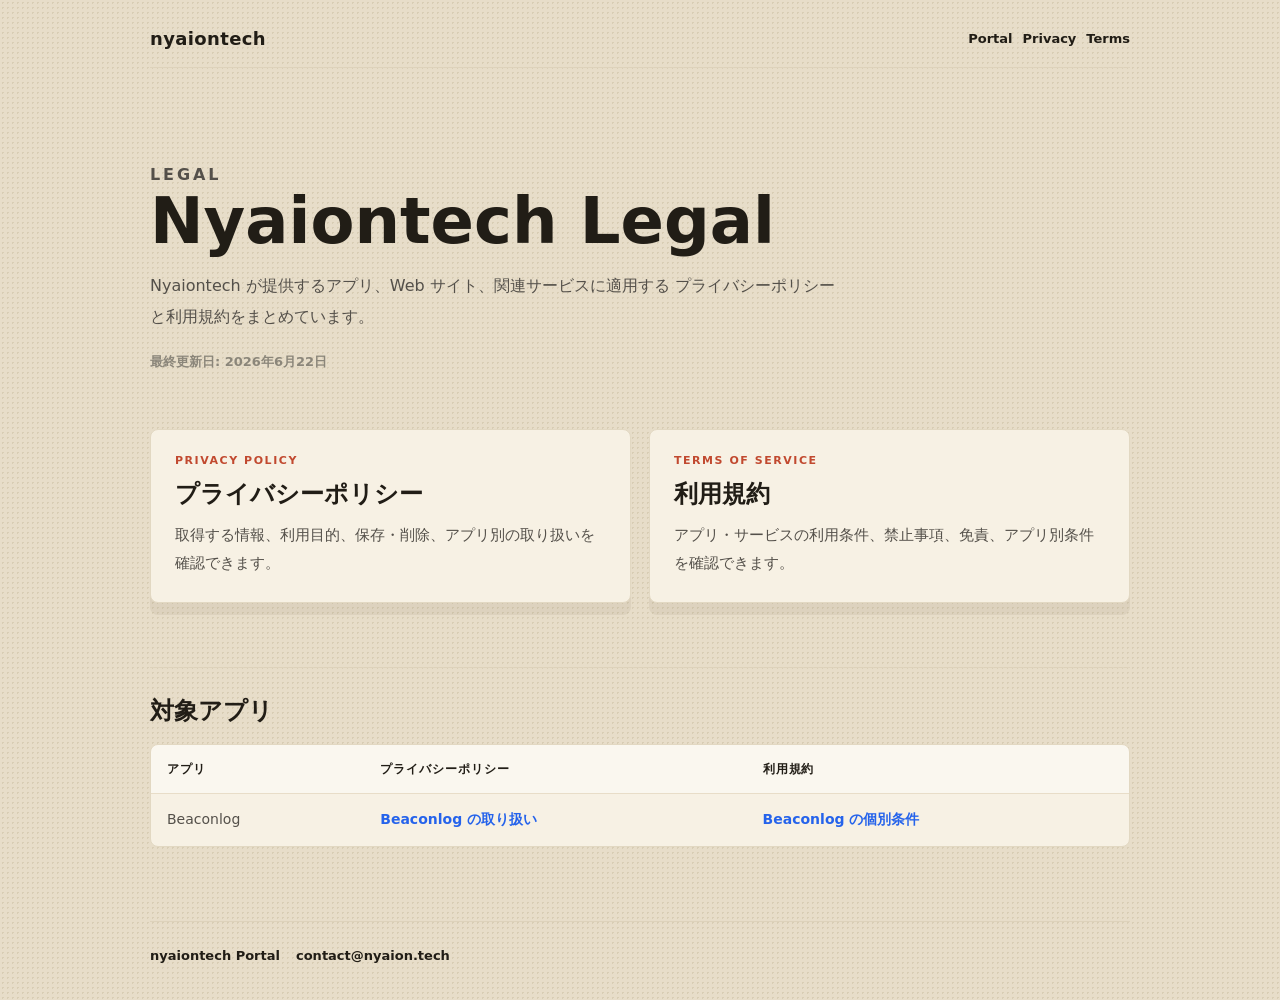
<file: legal/index.html>
<!DOCTYPE html>
<html lang="ja">
<head>
  <meta charset="utf-8">
  <meta name="viewport" content="width=device-width, initial-scale=1">
  <title>Legal | Nyaiontech</title>
  <meta name="description" content="Nyaiontech が提供するアプリとサービスのプライバシーポリシー、利用規約、アプリ別条件への入口です。">
  <link rel="canonical" href="https://nyaion.tech/legal/">
  <link rel="stylesheet" href="../styles.css?v=2026062201">
</head>
<body class="legal-page">
  <header class="legal-header">
    <a class="legal-brand" href="../">nyaiontech</a>
    <nav class="legal-nav" aria-label="Legal navigation">
      <a href="../">Portal</a>
      <a href="./privacy/">Privacy</a>
      <a href="./terms/">Terms</a>
    </nav>
  </header>

  <main class="legal-main">
    <section class="legal-hero">
      <p class="legal-kicker">Legal</p>
      <h1>Nyaiontech Legal</h1>
      <p>
        Nyaiontech が提供するアプリ、Web サイト、関連サービスに適用する
        プライバシーポリシーと利用規約をまとめています。
      </p>
      <p class="legal-updated">最終更新日: 2026年6月22日</p>
    </section>

    <section class="legal-card-grid" aria-label="Documents">
      <a class="legal-card" href="./privacy/">
        <span class="legal-card-label">Privacy Policy</span>
        <h2>プライバシーポリシー</h2>
        <p>取得する情報、利用目的、保存・削除、アプリ別の取り扱いを確認できます。</p>
      </a>

      <a class="legal-card" href="./terms/">
        <span class="legal-card-label">Terms of Service</span>
        <h2>利用規約</h2>
        <p>アプリ・サービスの利用条件、禁止事項、免責、アプリ別条件を確認できます。</p>
      </a>
    </section>

    <section class="legal-section">
      <h2>対象アプリ</h2>
      <div class="legal-table-wrap">
        <table class="legal-table">
          <thead>
            <tr>
              <th>アプリ</th>
              <th>プライバシーポリシー</th>
              <th>利用規約</th>
            </tr>
          </thead>
          <tbody>
            <tr>
              <td>Beaconlog</td>
              <td><a href="./privacy/#beaconlog">Beaconlog の取り扱い</a></td>
              <td><a href="./terms/#beaconlog">Beaconlog の個別条件</a></td>
            </tr>
          </tbody>
        </table>
      </div>
    </section>
  </main>

  <footer class="legal-footer">
    <a href="../">nyaiontech Portal</a>
    <a href="mailto:contact@nyaion.tech">contact@nyaion.tech</a>
  </footer>
</body>
</html>
</file>
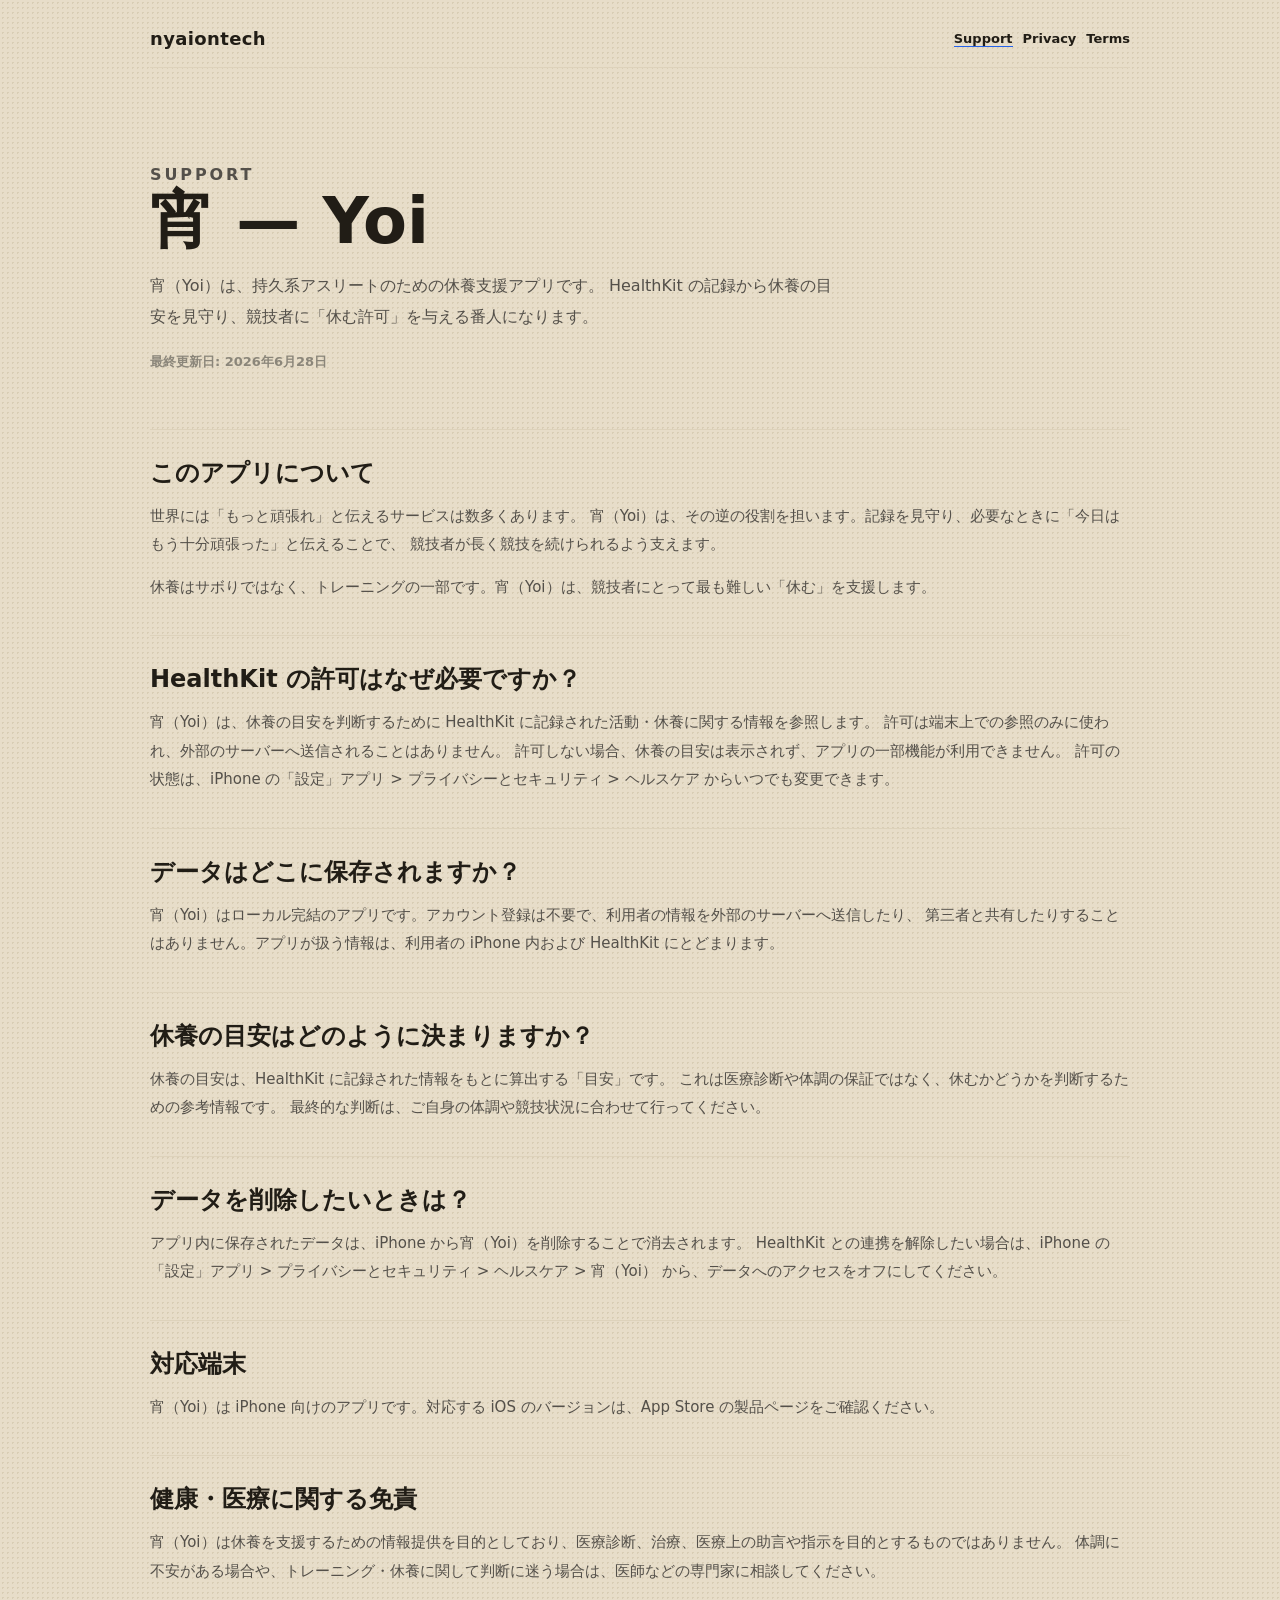
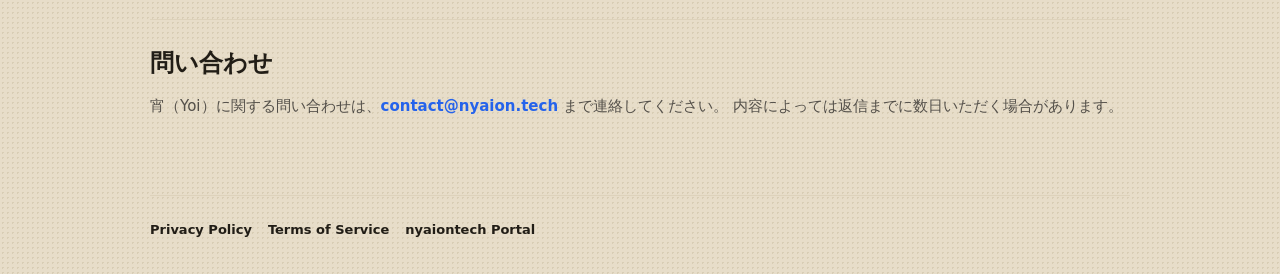
<file: apps/yoi/index.html>
<!DOCTYPE html>
<html lang="ja">
<head>
  <meta charset="utf-8">
  <meta name="viewport" content="width=device-width, initial-scale=1">
  <title>サポート | 宵 Yoi | Nyaiontech</title>
  <meta name="description" content="iPhone アプリ「宵（Yoi）」のサポートページです。よくある質問、データの取り扱い、問い合わせ先をまとめています。">
  <link rel="canonical" href="https://nyaion.tech/apps/yoi/">
  <link rel="stylesheet" href="../../styles.css?v=2026062201">
</head>
<body class="legal-page">
  <header class="legal-header">
    <a class="legal-brand" href="../../">nyaiontech</a>
    <nav class="legal-nav" aria-label="Support navigation">
      <a aria-current="page" href="./">Support</a>
      <a href="../../legal/privacy/">Privacy</a>
      <a href="../../legal/terms/">Terms</a>
    </nav>
  </header>

  <main class="legal-main legal-doc">
    <section class="legal-hero">
      <p class="legal-kicker">Support</p>
      <h1>宵 — Yoi</h1>
      <p>
        宵（Yoi）は、持久系アスリートのための休養支援アプリです。
        HealthKit の記録から休養の目安を見守り、競技者に「休む許可」を与える番人になります。
      </p>
      <p class="legal-updated">最終更新日: 2026年6月28日</p>
    </section>

    <section class="legal-section">
      <h2>このアプリについて</h2>
      <p>
        世界には「もっと頑張れ」と伝えるサービスは数多くあります。
        宵（Yoi）は、その逆の役割を担います。記録を見守り、必要なときに「今日はもう十分頑張った」と伝えることで、
        競技者が長く競技を続けられるよう支えます。
      </p>
      <p>
        休養はサボりではなく、トレーニングの一部です。宵（Yoi）は、競技者にとって最も難しい「休む」を支援します。
      </p>
    </section>

    <section class="legal-section">
      <h2>HealthKit の許可はなぜ必要ですか？</h2>
      <p>
        宵（Yoi）は、休養の目安を判断するために HealthKit に記録された活動・休養に関する情報を参照します。
        許可は端末上での参照のみに使われ、外部のサーバーへ送信されることはありません。
        許可しない場合、休養の目安は表示されず、アプリの一部機能が利用できません。
        許可の状態は、iPhone の「設定」アプリ &gt; プライバシーとセキュリティ &gt; ヘルスケア からいつでも変更できます。
      </p>
    </section>

    <section class="legal-section">
      <h2>データはどこに保存されますか？</h2>
      <p>
        宵（Yoi）はローカル完結のアプリです。アカウント登録は不要で、利用者の情報を外部のサーバーへ送信したり、
        第三者と共有したりすることはありません。アプリが扱う情報は、利用者の iPhone 内および HealthKit にとどまります。
      </p>
    </section>

    <section class="legal-section">
      <h2>休養の目安はどのように決まりますか？</h2>
      <p>
        休養の目安は、HealthKit に記録された情報をもとに算出する「目安」です。
        これは医療診断や体調の保証ではなく、休むかどうかを判断するための参考情報です。
        最終的な判断は、ご自身の体調や競技状況に合わせて行ってください。
      </p>
    </section>

    <section class="legal-section">
      <h2>データを削除したいときは？</h2>
      <p>
        アプリ内に保存されたデータは、iPhone から宵（Yoi）を削除することで消去されます。
        HealthKit との連携を解除したい場合は、iPhone の「設定」アプリ &gt; プライバシーとセキュリティ &gt; ヘルスケア &gt; 宵（Yoi）
        から、データへのアクセスをオフにしてください。
      </p>
    </section>

    <section class="legal-section">
      <h2>対応端末</h2>
      <p>
        宵（Yoi）は iPhone 向けのアプリです。対応する iOS のバージョンは、App Store の製品ページをご確認ください。
      </p>
    </section>

    <section class="legal-section">
      <h2>健康・医療に関する免責</h2>
      <p>
        宵（Yoi）は休養を支援するための情報提供を目的としており、医療診断、治療、医療上の助言や指示を目的とするものではありません。
        体調に不安がある場合や、トレーニング・休養に関して判断に迷う場合は、医師などの専門家に相談してください。
      </p>
    </section>

    <section class="legal-section">
      <h2>問い合わせ</h2>
      <p>
        宵（Yoi）に関する問い合わせは、<a href="mailto:contact@nyaion.tech">contact@nyaion.tech</a> まで連絡してください。
        内容によっては返信までに数日いただく場合があります。
      </p>
    </section>
  </main>

  <footer class="legal-footer">
    <a href="../../legal/privacy/">Privacy Policy</a>
    <a href="../../legal/terms/">Terms of Service</a>
    <a href="../../">nyaiontech Portal</a>
  </footer>
</body>
</html>
</file>
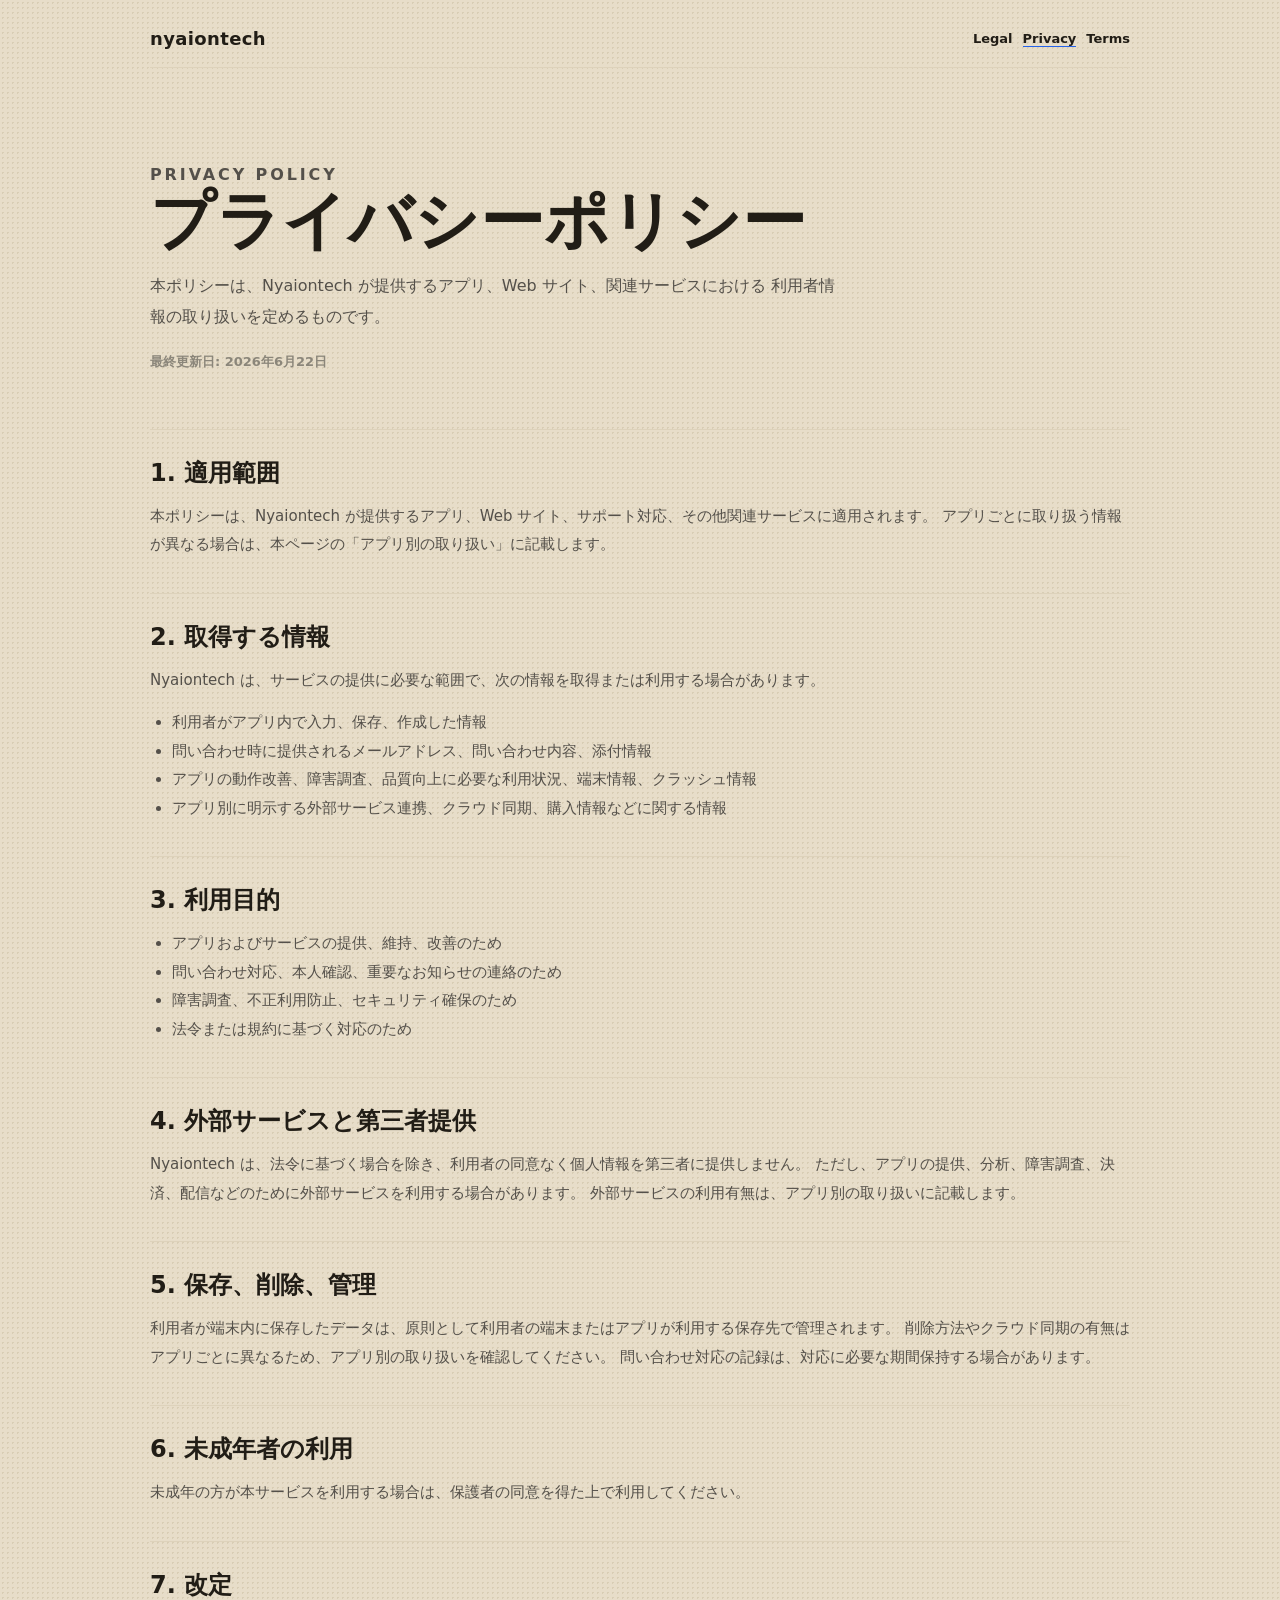
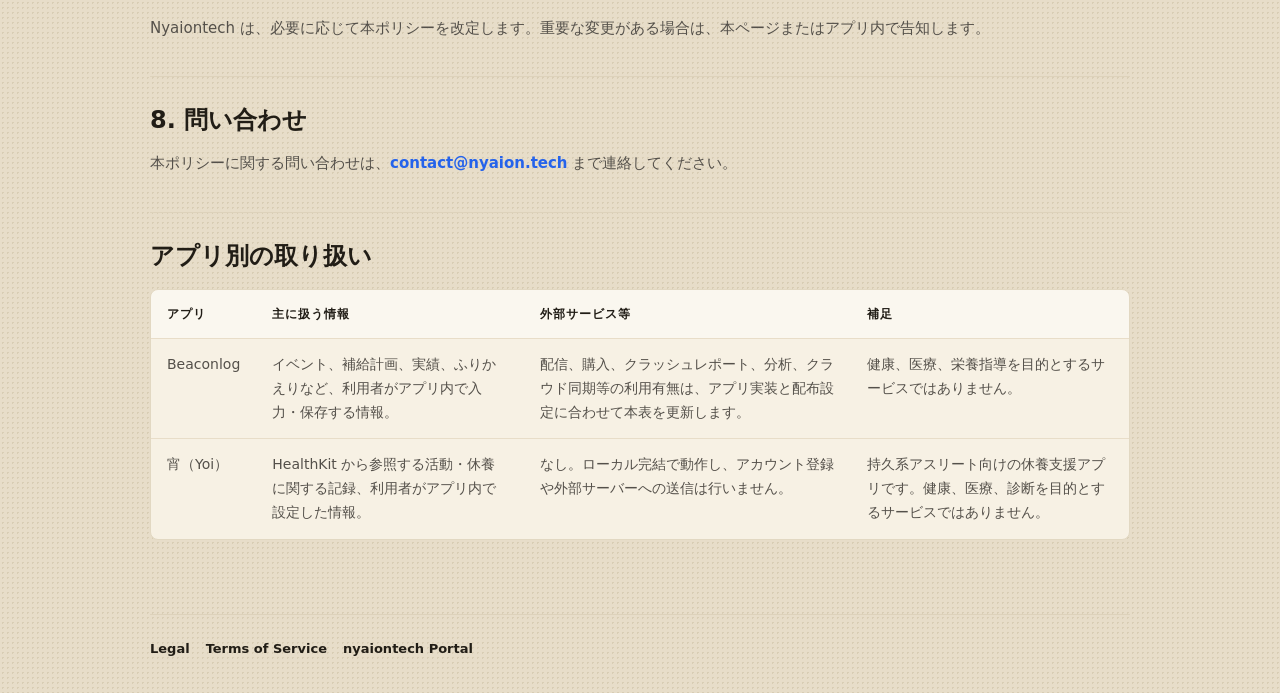
<file: legal/privacy/index.html>
<!DOCTYPE html>
<html lang="ja">
<head>
  <meta charset="utf-8">
  <meta name="viewport" content="width=device-width, initial-scale=1">
  <title>Privacy Policy | Nyaiontech</title>
  <meta name="description" content="Nyaiontech が提供するアプリとサービスのプライバシーポリシーです。">
  <link rel="canonical" href="https://nyaion.tech/legal/privacy/">
  <link rel="stylesheet" href="../../styles.css?v=2026062201">
</head>
<body class="legal-page">
  <header class="legal-header">
    <a class="legal-brand" href="../../">nyaiontech</a>
    <nav class="legal-nav" aria-label="Legal navigation">
      <a href="../">Legal</a>
      <a aria-current="page" href="./">Privacy</a>
      <a href="../terms/">Terms</a>
    </nav>
  </header>

  <main class="legal-main legal-doc">
    <section class="legal-hero">
      <p class="legal-kicker">Privacy Policy</p>
      <h1>プライバシーポリシー</h1>
      <p>
        本ポリシーは、Nyaiontech が提供するアプリ、Web サイト、関連サービスにおける
        利用者情報の取り扱いを定めるものです。
      </p>
      <p class="legal-updated">最終更新日: 2026年6月22日</p>
    </section>

    <section class="legal-section">
      <h2>1. 適用範囲</h2>
      <p>
        本ポリシーは、Nyaiontech が提供するアプリ、Web サイト、サポート対応、その他関連サービスに適用されます。
        アプリごとに取り扱う情報が異なる場合は、本ページの「アプリ別の取り扱い」に記載します。
      </p>
    </section>

    <section class="legal-section">
      <h2>2. 取得する情報</h2>
      <p>Nyaiontech は、サービスの提供に必要な範囲で、次の情報を取得または利用する場合があります。</p>
      <ul>
        <li>利用者がアプリ内で入力、保存、作成した情報</li>
        <li>問い合わせ時に提供されるメールアドレス、問い合わせ内容、添付情報</li>
        <li>アプリの動作改善、障害調査、品質向上に必要な利用状況、端末情報、クラッシュ情報</li>
        <li>アプリ別に明示する外部サービス連携、クラウド同期、購入情報などに関する情報</li>
      </ul>
    </section>

    <section class="legal-section">
      <h2>3. 利用目的</h2>
      <ul>
        <li>アプリおよびサービスの提供、維持、改善のため</li>
        <li>問い合わせ対応、本人確認、重要なお知らせの連絡のため</li>
        <li>障害調査、不正利用防止、セキュリティ確保のため</li>
        <li>法令または規約に基づく対応のため</li>
      </ul>
    </section>

    <section class="legal-section">
      <h2>4. 外部サービスと第三者提供</h2>
      <p>
        Nyaiontech は、法令に基づく場合を除き、利用者の同意なく個人情報を第三者に提供しません。
        ただし、アプリの提供、分析、障害調査、決済、配信などのために外部サービスを利用する場合があります。
        外部サービスの利用有無は、アプリ別の取り扱いに記載します。
      </p>
    </section>

    <section class="legal-section">
      <h2>5. 保存、削除、管理</h2>
      <p>
        利用者が端末内に保存したデータは、原則として利用者の端末またはアプリが利用する保存先で管理されます。
        削除方法やクラウド同期の有無はアプリごとに異なるため、アプリ別の取り扱いを確認してください。
        問い合わせ対応の記録は、対応に必要な期間保持する場合があります。
      </p>
    </section>

    <section class="legal-section">
      <h2>6. 未成年者の利用</h2>
      <p>
        未成年の方が本サービスを利用する場合は、保護者の同意を得た上で利用してください。
      </p>
    </section>

    <section class="legal-section">
      <h2>7. 改定</h2>
      <p>
        Nyaiontech は、必要に応じて本ポリシーを改定します。重要な変更がある場合は、本ページまたはアプリ内で告知します。
      </p>
    </section>

    <section class="legal-section">
      <h2>8. 問い合わせ</h2>
      <p>
        本ポリシーに関する問い合わせは、<a href="mailto:contact@nyaion.tech">contact@nyaion.tech</a> まで連絡してください。
      </p>
    </section>

    <section class="legal-section" id="apps">
      <h2>アプリ別の取り扱い</h2>
      <div class="legal-table-wrap">
        <table class="legal-table">
          <thead>
            <tr>
              <th>アプリ</th>
              <th>主に扱う情報</th>
              <th>外部サービス等</th>
              <th>補足</th>
            </tr>
          </thead>
          <tbody>
            <tr id="beaconlog">
              <td>Beaconlog</td>
              <td>イベント、補給計画、実績、ふりかえりなど、利用者がアプリ内で入力・保存する情報。</td>
              <td>配信、購入、クラッシュレポート、分析、クラウド同期等の利用有無は、アプリ実装と配布設定に合わせて本表を更新します。</td>
              <td>健康、医療、栄養指導を目的とするサービスではありません。</td>
            </tr>
            <tr id="yoi">
              <td>宵（Yoi）</td>
              <td>HealthKit から参照する活動・休養に関する記録、利用者がアプリ内で設定した情報。</td>
              <td>なし。ローカル完結で動作し、アカウント登録や外部サーバーへの送信は行いません。</td>
              <td>持久系アスリート向けの休養支援アプリです。健康、医療、診断を目的とするサービスではありません。</td>
            </tr>
          </tbody>
        </table>
      </div>
    </section>
  </main>

  <footer class="legal-footer">
    <a href="../">Legal</a>
    <a href="../terms/">Terms of Service</a>
    <a href="../../">nyaiontech Portal</a>
  </footer>
</body>
</html>
</file>
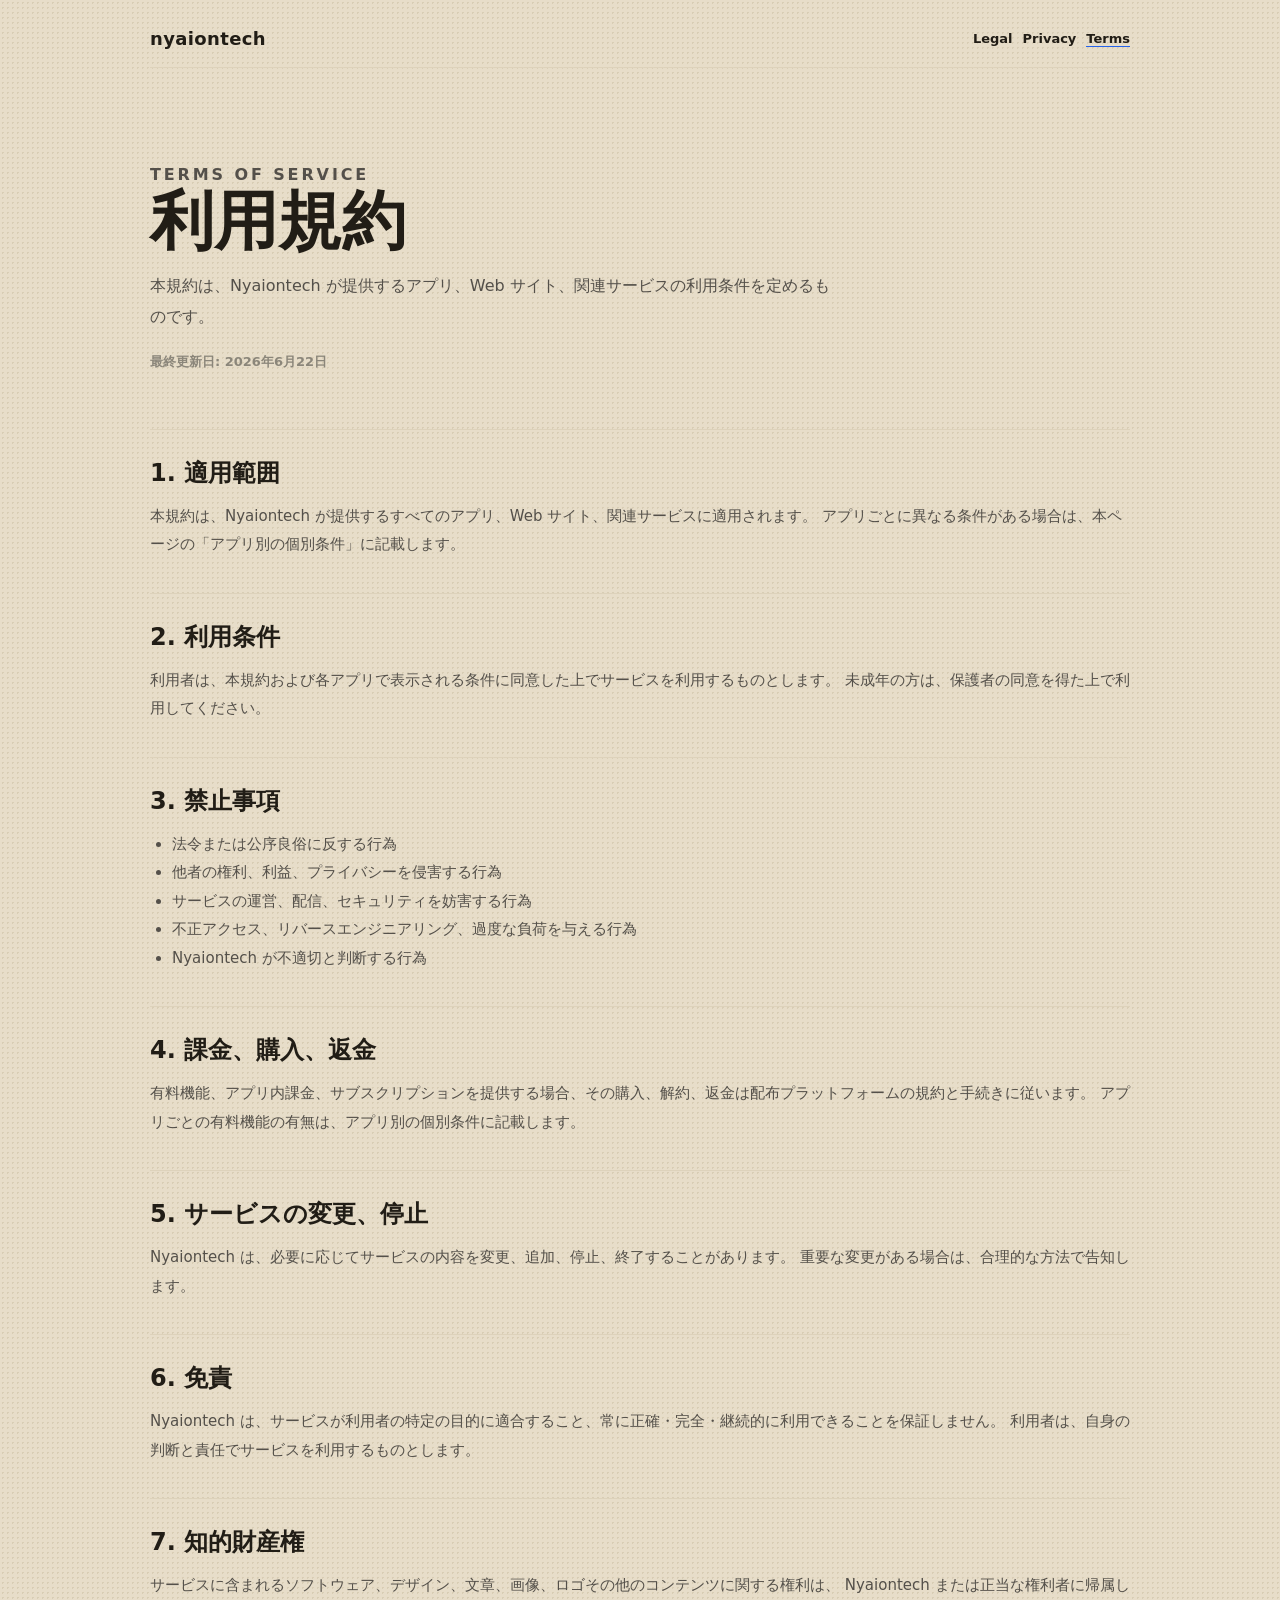
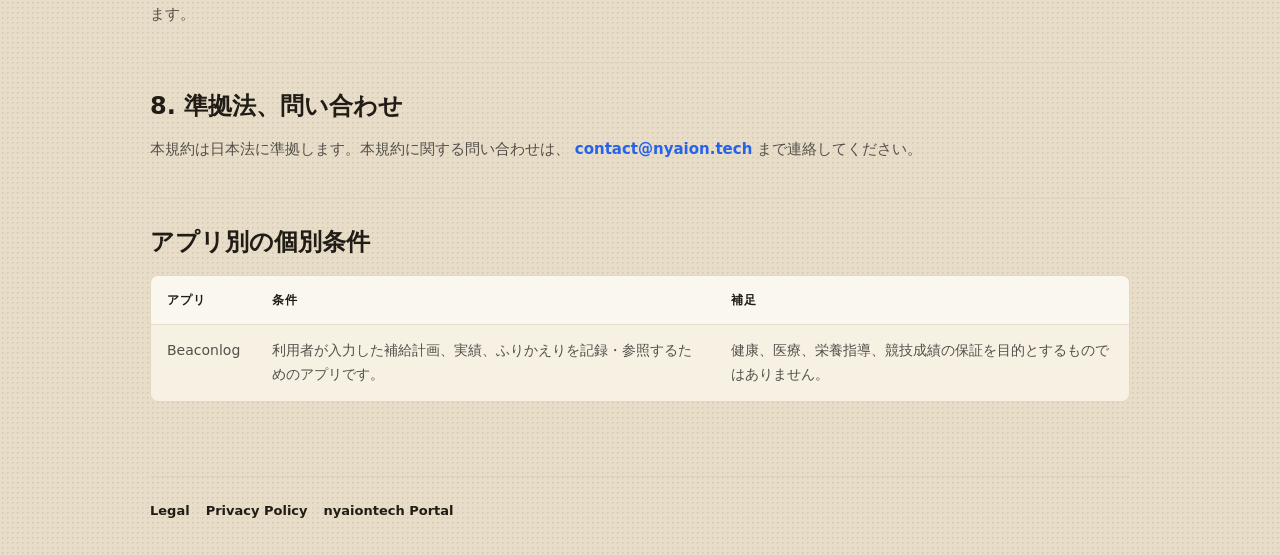
<file: legal/terms/index.html>
<!DOCTYPE html>
<html lang="ja">
<head>
  <meta charset="utf-8">
  <meta name="viewport" content="width=device-width, initial-scale=1">
  <title>Terms of Service | Nyaiontech</title>
  <meta name="description" content="Nyaiontech が提供するアプリとサービスの利用規約です。">
  <link rel="canonical" href="https://nyaion.tech/legal/terms/">
  <link rel="stylesheet" href="../../styles.css?v=2026062201">
</head>
<body class="legal-page">
  <header class="legal-header">
    <a class="legal-brand" href="../../">nyaiontech</a>
    <nav class="legal-nav" aria-label="Legal navigation">
      <a href="../">Legal</a>
      <a href="../privacy/">Privacy</a>
      <a aria-current="page" href="./">Terms</a>
    </nav>
  </header>

  <main class="legal-main legal-doc">
    <section class="legal-hero">
      <p class="legal-kicker">Terms of Service</p>
      <h1>利用規約</h1>
      <p>
        本規約は、Nyaiontech が提供するアプリ、Web サイト、関連サービスの利用条件を定めるものです。
      </p>
      <p class="legal-updated">最終更新日: 2026年6月22日</p>
    </section>

    <section class="legal-section">
      <h2>1. 適用範囲</h2>
      <p>
        本規約は、Nyaiontech が提供するすべてのアプリ、Web サイト、関連サービスに適用されます。
        アプリごとに異なる条件がある場合は、本ページの「アプリ別の個別条件」に記載します。
      </p>
    </section>

    <section class="legal-section">
      <h2>2. 利用条件</h2>
      <p>
        利用者は、本規約および各アプリで表示される条件に同意した上でサービスを利用するものとします。
        未成年の方は、保護者の同意を得た上で利用してください。
      </p>
    </section>

    <section class="legal-section">
      <h2>3. 禁止事項</h2>
      <ul>
        <li>法令または公序良俗に反する行為</li>
        <li>他者の権利、利益、プライバシーを侵害する行為</li>
        <li>サービスの運営、配信、セキュリティを妨害する行為</li>
        <li>不正アクセス、リバースエンジニアリング、過度な負荷を与える行為</li>
        <li>Nyaiontech が不適切と判断する行為</li>
      </ul>
    </section>

    <section class="legal-section">
      <h2>4. 課金、購入、返金</h2>
      <p>
        有料機能、アプリ内課金、サブスクリプションを提供する場合、その購入、解約、返金は配布プラットフォームの規約と手続きに従います。
        アプリごとの有料機能の有無は、アプリ別の個別条件に記載します。
      </p>
    </section>

    <section class="legal-section">
      <h2>5. サービスの変更、停止</h2>
      <p>
        Nyaiontech は、必要に応じてサービスの内容を変更、追加、停止、終了することがあります。
        重要な変更がある場合は、合理的な方法で告知します。
      </p>
    </section>

    <section class="legal-section">
      <h2>6. 免責</h2>
      <p>
        Nyaiontech は、サービスが利用者の特定の目的に適合すること、常に正確・完全・継続的に利用できることを保証しません。
        利用者は、自身の判断と責任でサービスを利用するものとします。
      </p>
    </section>

    <section class="legal-section">
      <h2>7. 知的財産権</h2>
      <p>
        サービスに含まれるソフトウェア、デザイン、文章、画像、ロゴその他のコンテンツに関する権利は、
        Nyaiontech または正当な権利者に帰属します。
      </p>
    </section>

    <section class="legal-section">
      <h2>8. 準拠法、問い合わせ</h2>
      <p>
        本規約は日本法に準拠します。本規約に関する問い合わせは、
        <a href="mailto:contact@nyaion.tech">contact@nyaion.tech</a> まで連絡してください。
      </p>
    </section>

    <section class="legal-section" id="apps">
      <h2>アプリ別の個別条件</h2>
      <div class="legal-table-wrap">
        <table class="legal-table">
          <thead>
            <tr>
              <th>アプリ</th>
              <th>条件</th>
              <th>補足</th>
            </tr>
          </thead>
          <tbody>
            <tr id="beaconlog">
              <td>Beaconlog</td>
              <td>利用者が入力した補給計画、実績、ふりかえりを記録・参照するためのアプリです。</td>
              <td>健康、医療、栄養指導、競技成績の保証を目的とするものではありません。</td>
            </tr>
          </tbody>
        </table>
      </div>
    </section>
  </main>

  <footer class="legal-footer">
    <a href="../">Legal</a>
    <a href="../privacy/">Privacy Policy</a>
    <a href="../../">nyaiontech Portal</a>
  </footer>
</body>
</html>
</file>
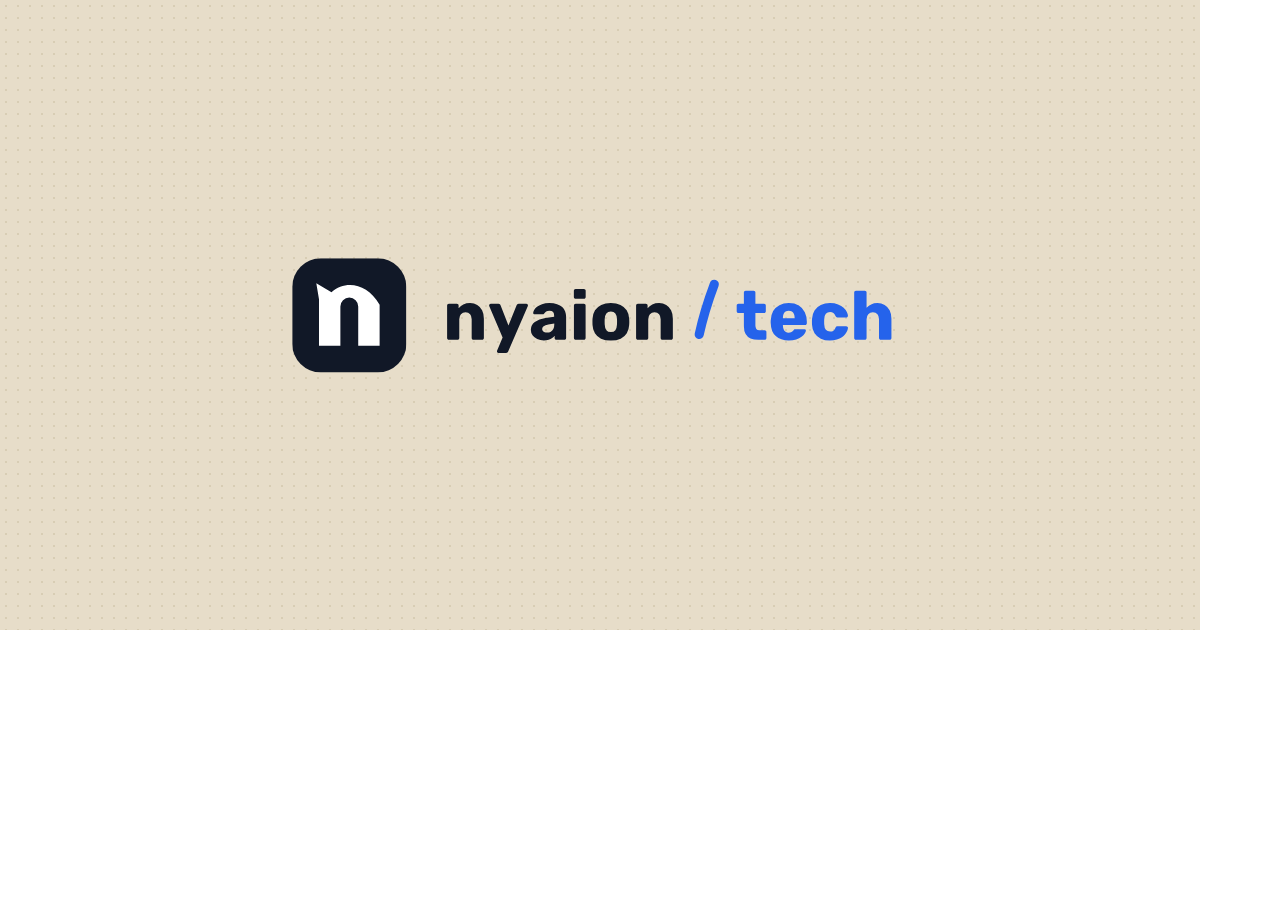
<file: brand/ogp.html>
<!DOCTYPE html>
<html lang="ja">
<head>
  <meta charset="utf-8">
  <!--
    SNS 共有画像（OGP / 1200x630）のソース。サイト本体 styles.css と地を一致させ、
    nyaion/tech ロゴを中央配置したミニマル版。
    再生成: headless Chrome で 1200x630 にスクリーンショットし brand/ogp.png を上書きする。
    手順は brand/README.md を参照。
  -->
  <style>
    /* OGP の規格サイズ。SNS リンクカードの推奨に合わせる。 */
    :root {
      --ogp-w: 1200px;
      --ogp-h: 630px;
      --bg: #e7ddc9;       /* クラフト紙地（styles.css の --bg と一致） */
      --bg-dot: #d8cdb4;   /* 地のドット（styles.css の --bg-dot と一致） */
      --dot-grid: 12px;    /* ドット間隔。本体は 5px だが OGP は縮小表示されるため拡大して視認性を確保 */
      --logo-w: 640px;     /* 中央ロゴの横幅（viewBox 314x72 を比例拡大） */
    }
    html, body { margin: 0; padding: 0; }
    .canvas {
      width: var(--ogp-w);
      height: var(--ogp-h);
      box-sizing: border-box;
      display: flex;
      align-items: center;
      justify-content: center;
      background-color: var(--bg);
      background-image: radial-gradient(var(--bg-dot) 1.5px, transparent 1.5px);
      background-size: var(--dot-grid) var(--dot-grid);
    }
    .logo { width: var(--logo-w); height: auto; display: block; }
  </style>
</head>
<body>
  <div class="canvas">
    <!-- brand/logo.svg をインライン埋め込み（file:// レンダリングで外部依存を避ける）。
         更新時は logo.svg と同期する。 -->
    <svg class="logo" xmlns="http://www.w3.org/2000/svg" viewBox="0 0 314 72" role="img" aria-label="nyaion / tech">
      <svg x="6" y="8" width="56" height="56" viewBox="0 0 64 64"><rect width="64" height="64" rx="16" fill="#111827"/><path d="M15 49 L15 23 L13.5 14 L22 19 C30 12 42 14 49 26 L49 49 L37 49 L37 27 A5 5 0 0 0 27 27 L27 49 Z" fill="#ffffff"/></svg>
      <path transform="translate(80.00,48.00) scale(0.03400,-0.03400)" d="M83.625 0.0Q73 0 65.75 7.25Q58.5 14.5 58.5 25.125V494.875Q58.5 505.5 65.75 512.75Q73 520 83.625 520.0H199.375Q210 520 217.25 512.75Q224.5 505.5 224.5 494.875V456.625Q250.25 487.875 292.1875 508.9375Q334.125 530.0 391.25 530.0Q448.625 530.0 493.1875 503.9375Q537.75 477.875 563.375 427.6875Q589.0 377.5 589.0 304.125V25.125Q589.0 14.5 581.75 7.25Q574.5 0.0 563.875 0.0H438.125Q427.5 0.0 420.25 7.25Q413.0 14.5 413.0 25.125V297.875Q413.0 344.75 390.25 370.5625Q367.5 396.375 324.375 396.375Q282.75 396.375 258.3125 370.5625Q233.875 344.75 233.875 297.875V25.125Q233.875 14.5 226.625 7.25Q219.375 0.0 208.75 0.0ZM798.875 -190.0Q790.25 -190.0 783.9375 -184.0Q777.625 -178.0 777.625 -169.375Q777.625 -166.625 778.1875 -163.375Q778.75 -160.125 780.5 -155.625L859.375 31.875L667.125 485.625Q664.25 493.125 664.25 497.5Q665.5 506.75 671.8125 513.375Q678.125 520.0 687.375 520.0H800.875Q814 520 820.4375 513.3125Q826.875 506.625 829.5 499.375L943.75 208.375L1061.375 499.375Q1065.0 507.25 1071.5625 513.625Q1078.125 520.0 1091.25 520.0H1203.125Q1211.75 520.0 1218.375 513.6875Q1225.0 507.375 1225.0 499.375Q1225.0 493.75 1222.125 485.625L939.375 -169.375Q935.75 -177.25 928.875 -183.625Q922 -190 908.875 -190.0ZM1454.75 -10.0Q1401.125 -10.0 1358.4375 10.625Q1315.75 31.25 1291.0625 66.3125Q1266.375 101.375 1266.375 145.25Q1266.375 216.375 1324.1875 257.6875Q1382 299 1477.5 314.125L1603 333V346.75Q1603.0 382.875 1588.0 401.8125Q1573.0 420.75 1533.25 420.75Q1505.0 420.75 1487.6875 409.625Q1470.375 398.5 1459.625 379.875Q1450.875 367.375 1435.0 367.375H1322.75Q1312.0 367.375 1306.0625 373.5625Q1300.125 379.75 1300.75 389.375Q1301.375 406.5 1314.6875 430.3125Q1328.0 454.125 1355.9375 476.8125Q1383.875 499.5 1427.9375 514.75Q1472 530 1534.5 530.0Q1599.125 530.0 1645.125 514.9375Q1691.125 499.875 1719.8125 473.125Q1748.5 446.375 1762.1875 409.4375Q1775.875 372.5 1775.875 329.375V25.125Q1775.875 14.5 1768.625 7.25Q1761.375 0.0 1750.75 0.0H1635Q1624.375 0.0 1617.125 7.25Q1609.875 14.5 1609.875 25.125V60.25Q1596.625 41.0 1574.9375 25.1875Q1553.25 9.375 1523.4375 -0.3125Q1493.625 -10.0 1454.75 -10.0ZM1501.625 104.25Q1531.375 104.25 1554.6875 116.75Q1578.0 129.25 1591.4375 155.75Q1604.875 182.25 1604.875 222.125V235.5L1519.625 220.625Q1472.625 212.75 1451.25 196.375Q1429.875 180.0 1429.875 157.75Q1429.875 141.0 1439.8125 129.0625Q1449.75 117.125 1466.125 110.6875Q1482.5 104.25 1501.625 104.25ZM1913.625 0.0Q1903 0 1895.75 7.25Q1888.5 14.5 1888.5 25.125V494.875Q1888.5 505.5 1895.75 512.75Q1903 520 1913.625 520.0H2031.875Q2042.5 520.0 2049.75 512.75Q2057.0 505.5 2057.0 494.875V25.125Q2057.0 14.5 2049.75 7.25Q2042.5 0.0 2031.875 0.0ZM1912.625 594.5Q1902.0 594.5 1894.75 601.75Q1887.5 609.0 1887.5 619.625V709.5Q1887.5 720.125 1894.75 727.5625Q1902 735 1912.625 735.0H2032.5Q2043.125 735.0 2050.5625 727.5625Q2058.0 720.125 2058.0 709.5V619.625Q2058 609 2050.5625 601.75Q2043.125 594.5 2032.5 594.5ZM2421.25 -10.0Q2336.75 -10.0 2279.1875 16.875Q2221.625 43.75 2191.125 94.5Q2160.625 145.25 2156.75 214.875Q2155.75 234.875 2155.75 260.3125Q2155.75 285.75 2156.75 305.125Q2160.625 375.75 2192.6875 426.0Q2224.75 476.25 2282.3125 503.125Q2339.875 530.0 2421.25 530.0Q2502.625 530.0 2560.1875 503.125Q2617.75 476.25 2649.8125 426.0Q2681.875 375.75 2685.75 305.125Q2687.375 285.75 2687.375 260.3125Q2687.375 234.875 2685.75 214.875Q2681.875 145.25 2651.375 94.5Q2620.875 43.75 2563.3125 16.875Q2505.75 -10.0 2421.25 -10.0ZM2421.25 111.75Q2465.625 111.75 2486.5 138.9375Q2507.375 166.125 2509.75 219.875Q2510.75 234.875 2510.75 260.0Q2510.75 285.125 2509.75 300.125Q2507.375 353.0 2486.5 380.625Q2465.625 408.25 2421.25 408.25Q2377.5 408.25 2356.3125 380.625Q2335.125 353.0 2332.75 300.125Q2331.75 285.125 2331.75 260.0Q2331.75 234.875 2332.75 219.875Q2335.125 166.125 2356.3125 138.9375Q2377.5 111.75 2421.25 111.75ZM2810.625 0.0Q2800 0 2792.75 7.25Q2785.5 14.5 2785.5 25.125V494.875Q2785.5 505.5 2792.75 512.75Q2800 520 2810.625 520.0H2926.375Q2937 520 2944.25 512.75Q2951.5 505.5 2951.5 494.875V456.625Q2977.25 487.875 3019.1875 508.9375Q3061.125 530.0 3118.25 530.0Q3175.625 530.0 3220.1875 503.9375Q3264.75 477.875 3290.375 427.6875Q3316.0 377.5 3316.0 304.125V25.125Q3316.0 14.5 3308.75 7.25Q3301.5 0.0 3290.875 0.0H3165.125Q3154.5 0.0 3147.25 7.25Q3140.0 14.5 3140.0 25.125V297.875Q3140.0 344.75 3117.25 370.5625Q3094.5 396.375 3051.375 396.375Q3009.75 396.375 2985.3125 370.5625Q2960.875 344.75 2960.875 297.875V25.125Q2960.875 14.5 2953.625 7.25Q2946.375 0.0 2935.75 0.0Z" fill="#111827"/>
      <path d="M14 7 Q8 23 5 37" fill="none" stroke="#2563EB" stroke-width="5.5" stroke-linecap="round" transform="translate(201.58,15) scale(0.82)"/>
      <path transform="translate(223.58,48.00) scale(0.03400,-0.03400)" d="M325.375 0.0Q260.875 0.0 214.3125 20.4375Q167.75 40.875 142.9375 84.5Q118.125 128.125 118.125 197.0V388.875H39.5Q28.875 388.875 21.625 396.125Q14.375 403.375 14.375 414.0V494.875Q14.375 505.5 21.625 512.75Q28.875 520.0 39.5 520.0H118.125V684.875Q118.125 695.5 125.375 702.75Q132.625 710.0 143.25 710.0H259Q269.625 710.0 276.875 702.75Q284.125 695.5 284.125 684.875V520.0H409.375Q420 520 427.25 512.75Q434.5 505.5 434.5 494.875V414.0Q434.5 403.375 427.25 396.125Q420.0 388.875 409.375 388.875H284.125V211.0Q284.125 176.75 297.25 157.0625Q310.375 137.375 341.0 137.375H418.125Q428.75 137.375 436.0 130.125Q443.25 122.875 443.25 112.25V25.125Q443.25 14.5 436.0 7.25Q428.75 0.0 418.125 0.0ZM766 -10Q647.75 -10.0 577.9375 54.125Q508.125 118.25 505.125 244.375Q504.75 251.25 504.75 261.875Q504.75 272.5 505.125 278.75Q508.25 358.0 540.5625 414.375Q572.875 470.75 630.375 500.375Q687.875 530.0 765.375 530.0Q852.875 530.0 910.625 494.9375Q968.375 459.875 997.375 399.6875Q1026.375 339.5 1026.375 263.25V238.875Q1026.375 228.25 1018.9375 221.0Q1011.5 213.75 1000.875 213.75H681.125Q681.125 213.125 681.125 211.0Q681.125 208.875 681.125 206.875Q681.875 177.5 691.1875 153.875Q700.5 130.25 719.25 116.3125Q738.0 102.375 764.75 102.375Q784.625 102.375 798.125 108.5Q811.625 114.625 820.8125 123.25Q830.0 131.875 835 138Q844.0 148.5 849.625 151.0Q855.25 153.5 866.875 153.5H991.0Q1000.625 153.5 1007.125 147.6875Q1013.625 141.875 1012.625 132.25Q1011.625 115.125 995.875 90.875Q980.125 66.625 949.5625 43.5Q919.0 20.375 872.875 5.1875Q826.75 -10.0 766 -10ZM681.125 312.875H850.375V315.0Q850.375 347.5 840.4375 371.25Q830.5 395.0 811.375 407.875Q792.25 420.75 765.375 420.75Q738.5 420.75 719.5625 407.875Q700.625 395.0 690.875 371.25Q681.125 347.5 681.125 315.0ZM1359 -10Q1285.25 -10.0 1228.125 16.875Q1171.0 43.75 1137.6875 95.125Q1104.375 146.5 1101.125 219.375Q1100.125 235.0 1100.125 259.375Q1100.125 283.75 1101.125 300.0Q1104.375 373.25 1137.375 424.75Q1170.375 476.25 1227.8125 503.125Q1285.25 530.0 1359 530Q1428.25 530.0 1477.375 510.5Q1526.5 491.0 1557.4375 461.875Q1588.375 432.75 1603.5625 402.25Q1618.75 371.75 1619.75 349.125Q1620.75 338.5 1612.8125 331.25Q1604.875 324.0 1594.625 324.0H1467.5Q1456.875 324.0 1451.125 329.125Q1445.375 334.25 1440.375 344.375Q1428.125 374.5 1409.75 387.9375Q1391.375 401.375 1362.125 401.375Q1322.25 401.375 1300.5625 375.1875Q1278.875 349.0 1277.125 295.0Q1275.75 255.0 1277.125 224.375Q1279.5 169.125 1300.875 143.875Q1322.25 118.625 1362.125 118.625Q1393.25 118.625 1411.0 132.0625Q1428.75 145.5 1440.375 175.625Q1444.75 185.75 1450.8125 190.875Q1456.875 196.0 1467.5 196.0H1594.625Q1604.875 196.0 1612.8125 188.75Q1620.75 181.5 1619.75 170.875Q1618.75 154.5 1609.8125 131.5625Q1600.875 108.625 1581.875 83.875Q1562.875 59.125 1532.625 37.8125Q1502.375 16.5 1459.1875 3.25Q1416 -10 1359 -10ZM1735 0Q1724.375 0.0 1717.125 7.25Q1709.875 14.5 1709.875 25.125V684.875Q1709.875 695.5 1717.125 702.75Q1724.375 710.0 1735 710H1863.25Q1873.875 710.0 1881.125 702.75Q1888.375 695.5 1888.375 684.875V461.625Q1914.75 492.875 1954.1875 511.4375Q1993.625 530.0 2046.375 530.0Q2103.75 530.0 2149.25 503.9375Q2194.75 477.875 2221.0 427.6875Q2247.25 377.5 2247.25 304.125V25.125Q2247.25 14.5 2240.0 7.25Q2232.75 0.0 2222.125 0.0H2093.25Q2082.625 0.0 2075.375 7.25Q2068.125 14.5 2068.125 25.125V297.875Q2068.125 344.75 2045.375 370.5625Q2022.625 396.375 1979.5 396.375Q1937.875 396.375 1913.125 370.5625Q1888.375 344.75 1888.375 297.875V25.125Q1888.375 14.5 1881.125 7.25Q1873.875 0.0 1863.25 0.0Z" fill="#2563EB"/>
    </svg>
  </div>
</body>
</html>
</file>
<file: styles.css>
/*
  nyaiontech Portal — BASE（秘密基地）
  Design source: Claude Design handoff "nyaiontech Portal - Base.dc.html"
  依存ゼロの静的サイト。クラフト紙の地＋ブループリント（青写真）パネル＋
  ステンシルの基地スタンプ。ブランドブルー #2563EB を主アクセント、
  さび朱 #c1492f を第2アクセント（基地スタンプ）に用いる。
*/

:root {
  /* ---- accents ---- */
  --accent: #2563eb;            /* Tech blue（ブランド指定・主アクセント） */
  --accent-soft: rgba(37, 99, 235, 0.12);
  --stamp: #c1492f;             /* さび朱（基地スタンプ・第2アクセント） */

  /* ---- surfaces ---- */
  --bg: #e7ddc9;                /* クラフト紙 */
  --bg-dot: #d8cdb4;            /* 地のドットパターン */
  --surface: #f7f1e4;           /* カード面 */
  --update-bg: #f5efe1;         /* LATEST UPDATE バー */

  /* ---- text ---- */
  --ink: #211d16;               /* 本文 */
  --ink-strong: #111827;        /* nyaion ワードマーク / モノグラム */
  --muted: #54504a;
  --muted-2: #8b867a;
  --muted-3: #a8a395;
  --muted-4: #b0a489;           /* クレート番号（ステンシル） */
  --body-2: #4d4940;

  /* ---- lines ---- */
  --line: #ddd2bb;              /* バー枠 / ノート行 / データ行 */
  --line-card: #e2d8c2;         /* カード枠 */
  --line-cardtop: #e8ddc8;      /* カード内の仕切り */
  --chip-bg: #ece3d0;
  --badge-concept-bg: #eae1cf;

  --maxw: 1120px;

  /* ---- blueprint（青写真パネル・ダーク） ---- */
  --navy: #15233f;
  --navy-edge: #0d182c;
  --navy-grid: rgba(255, 255, 255, 0.11);
  --navy-ink: #eaf0fb;
  --navy-sub: #8ba0c4;
  --navy-line: #54709c;
  --navy-arrow: #6e84aa;
  --navy-check: #7ea8e8;
  --navy-item: #d4ddec;

  /* ---- type ---- */
  --font-jp: "Noto Sans JP", system-ui, -apple-system, "Hiragino Kaku Gothic ProN", "Yu Gothic", sans-serif;
  --font-head: "Zen Kaku Gothic New", var(--font-jp);
  --font-grotesk: "Space Grotesk", var(--font-jp);
  --font-brand: "Rubik", "Space Grotesk", var(--font-jp);
  --font-mono: "Space Mono", ui-monospace, "SFMono-Regular", monospace;
  --font-hand: "Caveat", cursive;
  --font-stencil: "Stardos Stencil", var(--font-grotesk);
}

* { box-sizing: border-box; }
html, body { margin: 0; padding: 0; }
html { scroll-behavior: smooth; }

body {
  background-color: var(--bg);
  background-image: radial-gradient(var(--bg-dot) 1px, transparent 1px);
  background-size: 5px 5px;
  color: var(--ink);
  font-family: var(--font-jp);
  min-height: 100vh;
  -webkit-font-smoothing: antialiased;
  text-rendering: optimizeLegibility;
}

a { text-decoration: none; color: inherit; }
::selection { background: var(--ink); color: var(--bg); }

.wrap {
  max-width: var(--maxw);
  margin: 0 auto;
  padding: 0 clamp(20px, 4vw, 40px);
}

/* ---------- stamp markers（さび朱の角印） ---------- */
.stamp-sq {
  width: 9px;
  height: 9px;
  border-radius: 2px;
  background: var(--stamp);
  flex: none;
}
.dot {
  width: 8px;
  height: 8px;
  border-radius: 50%;
  background: var(--stamp);
  flex: none;
}

/* ---------- image placeholders（実素材ドロップ用スロット） ---------- */
.slot {
  background: var(--ink);
  flex: none;
  display: flex;
  align-items: center;
  justify-content: center;
  color: rgba(231, 221, 201, 0.42);
  font-family: var(--font-mono);
  font-size: 9px;
  letter-spacing: 0.04em;
  text-align: center;
  overflow: hidden;
}
.slot--circle { border-radius: 50%; }
.slot--rounded { border-radius: 13px; }

/* ============ HEADER ============ */
.site-header {
  display: flex;
  align-items: center;
  justify-content: space-between;
  gap: 20px;
  flex-wrap: wrap;
  padding: 26px 0;
}
.brand { display: flex; align-items: center; gap: 12px; }
.monogram {
  width: 38px;
  height: 38px;
  border-radius: 10px;
  background: var(--ink-strong);
  display: flex;
  align-items: center;
  justify-content: center;
  flex: none;
}
.monogram-mark {
  width: 23px;
  height: 23px;
  display: block;
}
.wordmark-row {
  display: flex;
  align-items: baseline;
  gap: 10px;
  white-space: nowrap;
}
.wordmark {
  font-family: var(--font-brand);
  font-weight: 700;
  font-size: 20px;
  letter-spacing: -0.01em;
}
.wordmark .w-nyaion { color: var(--ink-strong); }
.wordmark .w-tech { color: var(--accent); }
/* 通常の / ではなく、わずかにカーブした SVG スラッシュ（抽象的な尻尾） */
.wordmark .w-slash {
  display: inline-block;
  height: 0.92em;
  width: auto;
  vertical-align: -0.13em;
  margin: 0 0.05em;
}
/* 基地スタンプ：クレートに押した押印を模した、さび朱ベタ＋クラフト紙抜き */
.base-tag {
  display: inline-flex;
  align-items: center;
  gap: 5px;
  align-self: center;
  font-family: var(--font-stencil);
  font-weight: 700;
  font-size: 11px;
  letter-spacing: 0.2em;
  text-transform: uppercase;
  color: var(--surface);
  background: var(--stamp);
  padding: 3px 8px 2px;
  border-radius: 3px;
}
/* 押印頭の方角ピン（基地＝拠点を示すアクセント） */
.base-tag::before {
  content: "";
  width: 6px;
  height: 6px;
  border-radius: 50% 50% 50% 0;
  transform: rotate(-45deg);
  background: var(--surface);
  flex: none;
}
.header-right {
  display: flex;
  align-items: center;
  gap: clamp(16px, 2.5vw, 30px);
}
.nav {
  display: flex;
  gap: clamp(14px, 2.2vw, 26px);
  font-size: 14px;
  color: var(--muted);
  white-space: nowrap;
}
.nav a { color: var(--muted); transition: color 0.2s; }
.nav a:hover { color: var(--accent); }
.nav-avatar {
  width: 46px;
  height: 46px;
  border-radius: 50%;
  overflow: hidden;
  flex: none;
  display: block;
  box-shadow: 0 0 0 1.5px var(--line-card);
  transition: box-shadow 0.2s, transform 0.2s;
}
.nav-avatar:hover { box-shadow: 0 0 0 1.5px var(--accent); transform: translateY(-1px); }
.nav-avatar-img { width: 100%; height: 100%; object-fit: cover; display: block; }

/* ============ HERO ============ */
.hero {
  display: grid;
  grid-template-columns: repeat(auto-fit, minmax(340px, 1fr));
  gap: clamp(28px, 5vw, 56px);
  align-items: center;
  padding: clamp(30px, 6vw, 64px) 0 clamp(36px, 6vw, 72px);
}
.eyebrow {
  display: flex;
  align-items: center;
  gap: 9px;
  margin-bottom: 22px;
}
.eyebrow .label {
  font-family: var(--font-stencil);
  font-weight: 700;
  font-size: 12.5px;
  letter-spacing: 0.18em;
  color: var(--stamp);
}
.hero h1 {
  font-family: var(--font-head);
  font-weight: 900;
  font-size: clamp(34px, 5.4vw, 52px);
  line-height: 1.2;
  letter-spacing: -0.02em;
  margin: 0;
}
.hero h1 .h1-line {
  display: block;
  text-wrap: balance;
}
.hero .tagline {
  font-size: clamp(15px, 2.6vw, 17px);
  line-height: 1.85;
  color: var(--muted);
  margin: 22px 0 0;
  max-width: 440px;
}
.social-row {
  display: flex;
  gap: 22px;
  flex-wrap: wrap;
  margin-top: 28px;
  font-size: 14.5px;
  font-weight: 500;
}
.social-row a { color: var(--accent); transition: opacity 0.2s; }
.social-row a:hover { opacity: 0.6; }

/* ---------- blueprint panel（青写真の設計図） ---------- */
.blueprint {
  position: relative;
  transform: rotate(-0.7deg);
  background-color: var(--navy);
  background-image:
    linear-gradient(var(--navy-grid) 1px, transparent 1px),
    linear-gradient(90deg, var(--navy-grid) 1px, transparent 1px);
  background-size: 22px 22px;
  border: 1px solid var(--navy-edge);
  border-radius: 12px;
  padding: 30px clamp(22px, 3vw, 30px) 28px;
  box-shadow: 0 20px 42px -26px rgba(21, 35, 63, 0.7);
  color: var(--navy-ink);
  font-family: var(--font-hand);
}
.blueprint .bp-tape {
  position: absolute;
  top: -11px;
  left: 50%;
  transform: translateX(-50%) rotate(-2deg);
  width: 96px;
  height: 22px;
  background: rgba(231, 221, 201, 0.72);
  box-shadow: 0 1px 3px rgba(0, 0, 0, 0.18);
}
.blueprint .bp-stamp {
  position: absolute;
  top: 12px;
  right: 12px;
  transform: rotate(4deg);
  font-family: var(--font-stencil);
  font-weight: 700;
  font-size: 10.5px;
  letter-spacing: 0.12em;
  color: var(--stamp);
  border: 1.5px solid var(--stamp);
  border-radius: 4px;
  padding: 3px 7px;
  opacity: 0.9;
}
.bp-row {
  display: flex;
  align-items: center;
  justify-content: space-between;
  gap: 10px;
  margin-top: 24px;
}
.bp-col { line-height: 1.4; font-size: 20px; }
.bp-col.right { text-align: right; }
.bp-cap {
  font-family: var(--font-mono);
  font-size: 11px;
  letter-spacing: 0.14em;
  color: var(--navy-sub);
  margin-bottom: 2px;
}
.bp-arrow { font-size: 26px; color: var(--navy-arrow); }
.bp-box {
  border: 1.6px solid var(--navy-line);
  border-radius: 9px;
  padding: 8px 11px;
  text-align: center;
  font-size: 17px;
  line-height: 1.3;
}
.bp-flow { text-align: center; margin-top: 20px; }
.bp-flow .bp-flow-text { font-size: 25px; }
.bp-flow .bp-flow-rule {
  height: 2px;
  background: var(--navy-line);
  border-radius: 2px;
  width: 78%;
  margin: 5px auto 0;
}

/* ============ LATEST UPDATE ============ */
.update-bar {
  display: flex;
  align-items: center;
  gap: clamp(14px, 2vw, 26px);
  flex-wrap: wrap;
  background: var(--update-bg);
  border: 1px solid var(--line);
  border-radius: 13px;
  padding: 18px clamp(18px, 2.5vw, 26px);
  transition: border-color 0.2s;
}
.update-bar:hover { border-color: #c3b699; }
.update-bar .ub-tag {
  display: flex;
  align-items: center;
  gap: 8px;
  font-family: var(--font-stencil);
  font-size: 11.5px;
  font-weight: 700;
  letter-spacing: 0.1em;
  color: var(--stamp);
}
.update-bar .ub-tag .dot { width: 8px; height: 8px; }
.update-bar .ub-date {
  font-family: var(--font-mono);
  font-size: 13px;
  color: var(--muted-2);
}
.update-bar .ub-no {
  font-family: var(--font-mono);
  font-size: 12px;
  font-weight: 700;
  color: #f1ede3;
  background: var(--ink);
  padding: 4px 10px;
  border-radius: 6px;
}
.update-bar .ub-title { font-size: 14.5px; flex: 1; min-width: 200px; }
.update-bar .ub-chevron { color: #b3ad9f; font-size: 18px; }

/* ============ SECTION HEADERS ============ */
.section { padding: clamp(48px, 7vw, 76px) 0 0; scroll-margin-top: 16px; }
.section-head {
  display: flex;
  align-items: center;
  gap: 11px;
  margin-bottom: 28px;
}
.section-head h2 {
  font-family: var(--font-head);
  font-weight: 900;
  font-size: clamp(22px, 4vw, 27px);
  margin: 0;
}
.section-head .sub { font-size: 13px; color: var(--muted-2); }

/* ============ WORKSHOP / つくっているもの ============ */
.cards {
  display: grid;
  grid-template-columns: repeat(auto-fit, minmax(280px, 1fr));
  gap: 18px;
  align-items: stretch;
}
.card {
  background: var(--surface);
  border: 1px solid var(--line-card);
  border-radius: 16px;
  padding: 26px;
  display: flex;
  flex-direction: column;
  transition: transform 0.2s, box-shadow 0.2s;
}
.card:hover {
  transform: translateY(-3px);
  box-shadow: 0 22px 48px -32px rgba(33, 29, 22, 0.5);
}
.card-top {
  display: flex;
  align-items: center;
  justify-content: space-between;
  margin-bottom: 18px;
}
.card-no {
  font-family: var(--font-stencil);
  font-weight: 700;
  font-size: 14px;
  letter-spacing: 0.06em;
  color: var(--muted-4);
}
.badge {
  font-size: 11.5px;
  font-weight: 700;
  padding: 4px 11px;
  border-radius: 999px;
}
.badge--published { color: var(--accent); background: var(--accent-soft); }
.badge--dev { color: #9a6a1c; background: rgba(170, 120, 30, 0.14); }
.badge--concept { color: var(--muted-2); background: var(--badge-concept-bg); }
.card-title-row {
  display: flex;
  align-items: flex-start;
  justify-content: space-between;
  gap: 12px;
}
.card h3 {
  font-family: var(--font-head);
  font-weight: 900;
  font-size: 22px;
  margin: 0;
}
.card .card-cat { font-size: 12.5px; color: var(--muted-2); margin-top: 4px; }
.card-icon { width: 50px; height: 50px; }
.card p {
  font-size: 14px;
  line-height: 1.8;
  color: var(--body-2);
  margin: 18px 0 0;
}
.tag-chips { display: flex; gap: 7px; flex-wrap: wrap; margin-top: 16px; }
.chip {
  font-size: 12px;
  color: var(--muted);
  background: var(--chip-bg);
  padding: 5px 11px;
  border-radius: 999px;
}
.card-links {
  border-top: 1px solid var(--line-cardtop);
  margin-top: 18px;
  padding-top: 16px;
  display: flex;
  flex-direction: column;
  gap: 8px;
  font-size: 13.5px;
  font-weight: 500;
}
.card-links .links-row { display: flex; gap: 18px; flex-wrap: wrap; }
.card-links a { color: var(--accent); transition: opacity 0.2s; }
.card-links a:hover { opacity: 0.6; }
.card-spacer { flex: 1; }
.card--empty .card-empty-body {
  flex: 1;
  display: flex;
  align-items: center;
  justify-content: center;
  min-height: 120px;
  margin-top: 8px;
  color: var(--muted-3);
  font-family: var(--font-mono);
  font-size: 13px;
  letter-spacing: 0.1em;
}
.card-soon {
  border-top: 1px solid var(--line-cardtop);
  margin-top: 18px;
  padding-top: 16px;
  font-size: 13.5px;
  color: var(--muted-3);
}

/* status icons (CSS shapes only) */
.icon-moon {
  width: 50px;
  height: 50px;
  border-radius: 13px;
  background: var(--ink);
  flex: none;
  position: relative;
  overflow: hidden;
}
.icon-moon .m1 { position: absolute; width: 23px; height: 23px; border-radius: 50%; background: var(--bg); top: 13px; left: 9px; }
.icon-moon .m2 { position: absolute; width: 23px; height: 23px; border-radius: 50%; background: var(--ink); top: 10px; left: 16px; }
.icon-moon .m3 { position: absolute; width: 3px; height: 3px; border-radius: 50%; background: var(--bg); top: 14px; left: 34px; }
.icon-paw {
  width: 50px;
  height: 50px;
  border-radius: 13px;
  background: var(--ink);
  flex: none;
  position: relative;
}
.icon-paw .pad { position: absolute; width: 16px; height: 13px; border-radius: 48% 48% 46% 46%; background: var(--bg); bottom: 11px; left: 17px; }
.icon-paw .t1 { position: absolute; width: 7px; height: 8px; border-radius: 50%; background: var(--bg); top: 11px; left: 13px; }
.icon-paw .t2 { position: absolute; width: 8px; height: 9px; border-radius: 50%; background: var(--bg); top: 8px; left: 21px; }
.icon-paw .t3 { position: absolute; width: 7px; height: 8px; border-radius: 50%; background: var(--bg); top: 11px; left: 30px; }

/* ============ LOGBOOK / 作業ノート ============ */
.notes-grid {
  display: grid;
  grid-template-columns: repeat(auto-fit, minmax(300px, 1fr));
  gap: 24px;
  align-items: start;
}
.notes-list { min-width: 0; }
.note-rows { display: flex; flex-direction: column; }
.note-row {
  display: flex;
  align-items: center;
  gap: 16px;
  padding: 15px 4px;
  border-bottom: 1px solid var(--line);
  transition: padding-left 0.2s;
}
.note-row:hover { padding-left: 8px; }
.note-row .n-no { font-family: var(--font-mono); font-size: 12.5px; color: var(--muted-3); flex: none; }
.note-row .n-title { font-size: 14.5px; flex: 1; }
.note-row .n-date { font-family: var(--font-mono); font-size: 12px; color: var(--muted-3); flex: none; }
.ghost-btn {
  display: inline-flex;
  align-items: center;
  gap: 10px;
  margin-top: 20px;
  border: 1px solid #cdc0a6;
  border-radius: 10px;
  padding: 11px 18px;
  font-size: 14px;
  color: var(--ink);
  transition: border-color 0.2s;
}
.ghost-btn:hover { border-color: var(--ink); }
.ghost-btn .arrow { color: var(--muted-3); }

/* 「いま基地でやってること」ダーク青写真パネル */
.now-panel {
  background: var(--navy);
  border-radius: 16px;
  padding: 26px;
  color: var(--navy-ink);
}
.now-panel .now-head {
  display: flex;
  align-items: center;
  gap: 10px;
  margin-bottom: 18px;
}
.now-panel .now-head .now-title {
  font-family: var(--font-head);
  font-weight: 700;
  font-size: 17px;
}
.now-list { display: flex; flex-direction: column; gap: 13px; }
.now-item { display: flex; align-items: center; gap: 11px; font-size: 14px; color: var(--navy-item); }
.now-check {
  width: 17px;
  height: 17px;
  border-radius: 5px;
  border: 1.5px solid var(--navy-check);
  color: var(--navy-check);
  display: flex;
  align-items: center;
  justify-content: center;
  font-size: 11px;
  font-weight: 700;
  flex: none;
}
.now-more {
  display: inline-block;
  margin-top: 20px;
  font-size: 13.5px;
  font-weight: 500;
  color: var(--navy-check);
}

/* ============ ABOUT / 基地主について ============ */
.about-grid {
  display: grid;
  grid-template-columns: repeat(auto-fit, minmax(320px, 1fr));
  gap: clamp(28px, 5vw, 56px);
  align-items: start;
}
.profile { display: flex; gap: 24px; flex-wrap: wrap; align-items: flex-start; }
.profile .avatar { width: 108px; height: 108px; }
.profile .avatar--photo { border-radius: 50%; object-fit: cover; display: block; }
.profile .profile-body { flex: 1; min-width: 200px; }
.profile .p-name { font-family: var(--font-head); font-weight: 900; font-size: 24px; }
.profile .p-role { font-size: 12.5px; font-weight: 500; color: var(--accent); margin-top: 5px; }
.profile .p-bio { font-size: 14.5px; line-height: 1.85; color: var(--body-2); margin: 14px 0 0; }
.interest-chips { display: flex; gap: 9px; flex-wrap: wrap; margin-top: 18px; }
.interest-chip {
  font-size: 13px;
  color: #3f3b33;
  background: var(--surface);
  border: 1px solid var(--line-card);
  padding: 7px 13px;
  border-radius: 999px;
}
.data-title {
  font-family: var(--font-head);
  font-weight: 700;
  font-size: 15px;
  margin-bottom: 6px;
}
.data-title .data-year { font-family: var(--font-mono); font-size: 12px; color: var(--muted-3); font-weight: 400; }
.data-row {
  display: flex;
  align-items: baseline;
  justify-content: space-between;
  gap: 14px;
  padding: 15px 2px;
  border-bottom: 1px solid var(--line);
}
.data-row:last-child { border-bottom: none; }
.data-row .d-label { font-size: 14px; color: var(--muted); }
.data-row .d-value {
  font-family: var(--font-head);
  font-weight: 700;
  font-size: 21px;
}
.data-row .d-value .d-unit { font-size: 12px; color: var(--muted-3); font-family: var(--font-mono); }
.data-row .d-value.accent { font-size: 18px; color: var(--accent); }

/* ============ MAP / 走った場所（コロプレス地図） ============ */
.maps {
  display: grid;
  grid-template-columns: 1fr 1fr; /* 日本｜世界を常に横並び */
  gap: clamp(16px, 4vw, 44px);
  align-items: start;
}
.map-fig { margin: 0; }
.map-wrap {
  display: flex;
  justify-content: center;
  align-items: flex-start;
}
.map-svg {
  width: 100%;
  height: auto;
  max-height: 440px;
  display: block;
}
/* 未踏=ごく薄い面＋細い輪郭、走った地域=さび朱で塗る */
.map-svg path {
  fill: #efe6d2;
  stroke: #cdbf9f;
  stroke-width: 0.5;
  vector-effect: non-scaling-stroke;
}
.map-svg path.on { fill: var(--stamp); }
.map-fig figcaption {
  margin-top: 12px;
  text-align: center;
  font-family: var(--font-stencil);
  font-size: 13px;
  letter-spacing: 0.08em;
  color: var(--muted);
}
.map-fig figcaption .map-count {
  color: var(--stamp);
  font-size: 17px;
}
.map-note {
  margin: 22px 0 0;
  font-size: 12px;
  color: var(--muted-3);
}

/* ============ FOOTER ============ */
.site-footer {
  margin-top: clamp(48px, 7vw, 80px);
  border-top: 1px solid #d6cab2;
  padding: 36px 0 56px;
  display: flex;
  align-items: flex-end;
  justify-content: space-between;
  gap: 30px;
  flex-wrap: wrap;
}
.footer-web-title {
  font-family: var(--font-head);
  font-weight: 700;
  font-size: 14px;
  margin-bottom: 14px;
}
.footer-links { display: flex; gap: 22px; flex-wrap: wrap; font-size: 13.5px; color: var(--muted); }
.footer-links a { color: var(--muted); transition: color 0.2s; }
.footer-links a:hover { color: var(--accent); }
.footer-copy { font-size: 12px; color: var(--muted-3); margin-top: 18px; }
.footer-build { font-family: ui-monospace, SFMono-Regular, Menlo, Consolas, monospace; letter-spacing: 0.02em; }
.footer-right { display: flex; align-items: flex-end; gap: 18px; }
.footer-scene { position: relative; width: 120px; height: 54px; }
.footer-scene .moon-back { position: absolute; right: 8px; top: 2px; width: 16px; height: 16px; border-radius: 50%; background: var(--ink); }
.footer-scene .moon-front { position: absolute; right: 3px; top: -1px; width: 16px; height: 16px; border-radius: 50%; background: var(--bg); }
.footer-scene .star1 { position: absolute; left: 18px; top: 8px; width: 3px; height: 3px; border-radius: 50%; background: var(--ink); }
.footer-scene .star2 { position: absolute; left: 46px; top: 2px; width: 3px; height: 3px; border-radius: 50%; background: var(--ink); }
.footer-scene .slot { position: absolute; left: 0; bottom: 0; width: 120px; height: 32px; border-radius: 6px; }
.footer-quote {
  font-family: var(--font-hand);
  font-size: 23px;
  line-height: 1.15;
  color: #2c281f;
}

/* ---------- reduced motion ---------- */
@media (prefers-reduced-motion: reduce) {
  * { transition: none !important; scroll-behavior: auto !important; }
}

/* ---------- legal pages ---------- */
body.legal-page {
  min-height: 100vh;
  color: var(--ink);
}

.legal-header,
.legal-main,
.legal-footer {
  width: min(100% - 32px, 980px);
  margin: 0 auto;
}

.legal-header {
  display: flex;
  align-items: center;
  justify-content: space-between;
  gap: 18px;
  padding: 28px 0 18px;
  border-bottom: 1px solid var(--line);
}

.legal-brand {
  color: var(--ink);
  font-size: 18px;
  font-weight: 900;
  text-decoration: none;
  letter-spacing: 0.02em;
}

.legal-nav {
  display: flex;
  gap: 10px;
  flex-wrap: wrap;
  justify-content: flex-end;
}

.legal-nav a,
.legal-footer a {
  color: var(--ink);
  font-size: 13px;
  font-weight: 800;
  text-decoration: none;
  border-bottom: 1px solid transparent;
}

.legal-nav a:hover,
.legal-nav a[aria-current="page"],
.legal-footer a:hover {
  border-color: var(--accent);
}

.legal-main {
  padding: clamp(34px, 7vw, 74px) 0;
}

.legal-hero {
  max-width: 760px;
  margin-bottom: clamp(28px, 5vw, 54px);
}

.legal-kicker {
  margin: 0 0 12px;
  color: var(--stamp);
  font-size: 12px;
  font-weight: 900;
  letter-spacing: 0.18em;
  text-transform: uppercase;
}

.legal-hero h1 {
  margin: 0;
  font-size: clamp(34px, 7vw, 64px);
  line-height: 0.98;
  letter-spacing: 0;
}

.legal-hero p {
  max-width: 690px;
  margin: 18px 0 0;
  color: var(--muted);
  font-size: 16px;
  line-height: 1.9;
}

.legal-hero .legal-updated {
  color: var(--muted-2);
  font-size: 13px;
  font-weight: 800;
}

.legal-card-grid {
  display: grid;
  grid-template-columns: repeat(2, minmax(0, 1fr));
  gap: 18px;
  margin-bottom: clamp(34px, 6vw, 64px);
}

.legal-card {
  display: block;
  padding: 24px;
  color: var(--ink);
  text-decoration: none;
  background: var(--surface);
  border: 1px solid var(--line-card);
  border-radius: 8px;
  box-shadow: 0 12px 0 rgba(91, 73, 44, 0.07);
}

.legal-card:hover {
  border-color: var(--accent);
}

.legal-card-label {
  display: block;
  margin-bottom: 12px;
  color: var(--stamp);
  font-size: 11px;
  font-weight: 900;
  letter-spacing: 0.14em;
  text-transform: uppercase;
}

.legal-card h2,
.legal-section h2 {
  margin: 0;
  font-size: 24px;
  line-height: 1.25;
  letter-spacing: 0;
}

.legal-card p,
.legal-section p,
.legal-section li {
  color: var(--muted);
  font-size: 15px;
  line-height: 1.9;
}

.legal-card p {
  margin: 12px 0 0;
}

.legal-doc {
  max-width: 980px;
}

.legal-section {
  margin-top: 34px;
  padding-top: 28px;
  border-top: 1px solid var(--line);
}

.legal-section p {
  margin: 14px 0 0;
}

.legal-section ul {
  margin: 14px 0 0;
  padding-left: 22px;
}

.legal-section a {
  color: var(--accent);
  font-weight: 800;
}

.legal-table-wrap {
  overflow-x: auto;
  margin-top: 18px;
  border: 1px solid var(--line-card);
  border-radius: 8px;
  background: var(--surface);
}

.legal-table {
  width: 100%;
  min-width: 680px;
  border-collapse: collapse;
}

.legal-table th,
.legal-table td {
  padding: 14px 16px;
  text-align: left;
  vertical-align: top;
  border-bottom: 1px solid var(--line-cardtop);
  font-size: 14px;
  line-height: 1.7;
}

.legal-table th {
  color: var(--ink);
  font-size: 12px;
  font-weight: 900;
  letter-spacing: 0.08em;
  text-transform: uppercase;
  background: rgba(255, 255, 255, 0.38);
}

.legal-table td {
  color: var(--muted);
}

.legal-table tr:last-child td {
  border-bottom: 0;
}

.legal-footer {
  display: flex;
  gap: 16px;
  flex-wrap: wrap;
  padding: 26px 0 36px;
  border-top: 1px solid var(--line);
}

@media (max-width: 720px) {
  .legal-header {
    align-items: flex-start;
    flex-direction: column;
  }

  .legal-nav {
    justify-content: flex-start;
  }

  .legal-card-grid {
    grid-template-columns: 1fr;
  }

  .legal-card {
    padding: 20px;
  }
}
</file>
